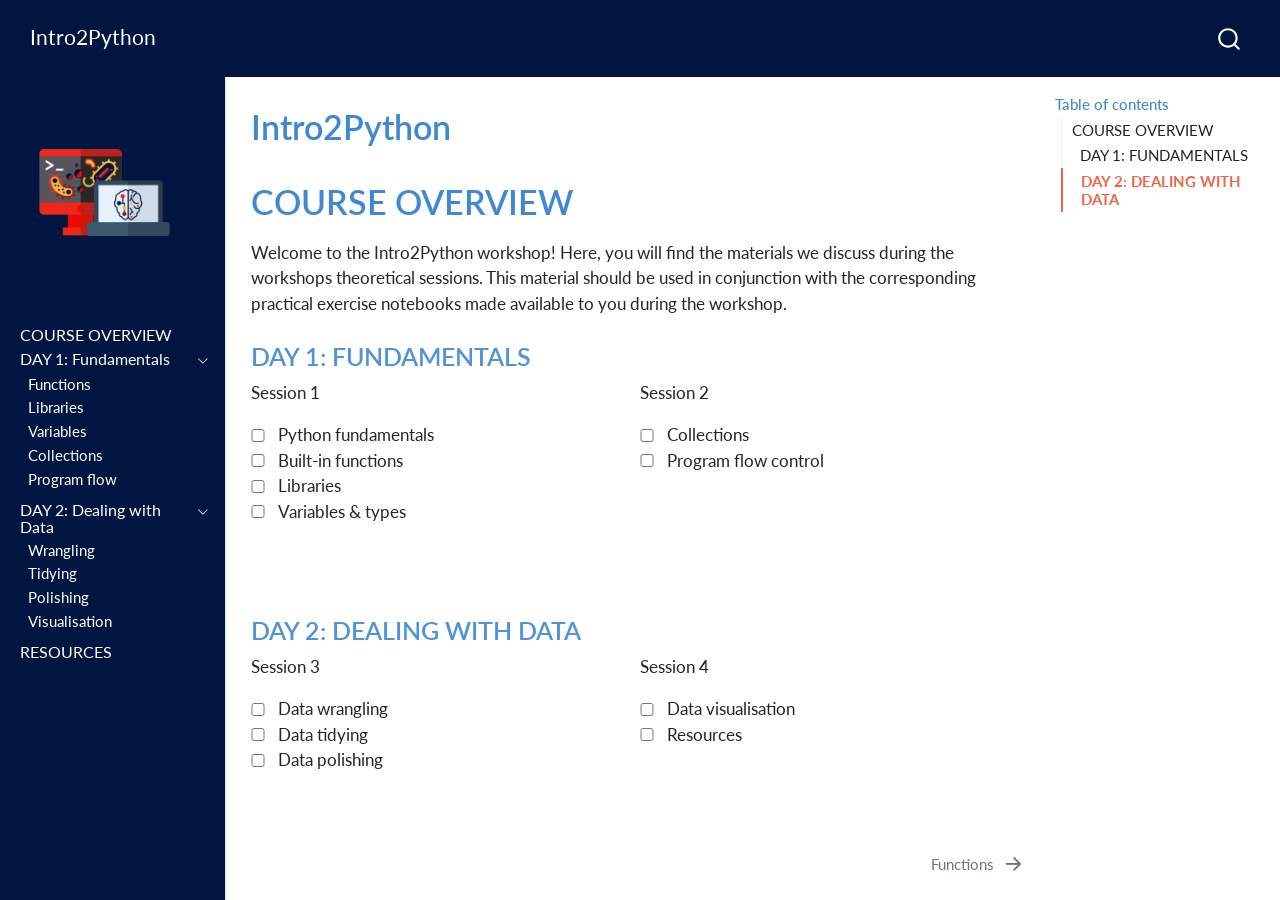
<file: index.html>
<!DOCTYPE html>
<html xmlns="http://www.w3.org/1999/xhtml" lang="en" xml:lang="en"><head>

<meta charset="utf-8">
<meta name="generator" content="quarto-1.8.27">

<meta name="viewport" content="width=device-width, initial-scale=1.0, user-scalable=yes">


<title>Intro2Python</title>
<style>
code{white-space: pre-wrap;}
span.smallcaps{font-variant: small-caps;}
div.columns{display: flex; gap: min(4vw, 1.5em);}
div.column{flex: auto; overflow-x: auto;}
div.hanging-indent{margin-left: 1.5em; text-indent: -1.5em;}
ul.task-list{list-style: none;}
ul.task-list li input[type="checkbox"] {
  width: 0.8em;
  margin: 0 0.8em 0.2em -1em; /* quarto-specific, see https://github.com/quarto-dev/quarto-cli/issues/4556 */ 
  vertical-align: middle;
}
</style>


<script src="site_libs/quarto-nav/quarto-nav.js"></script>
<script src="site_libs/quarto-nav/headroom.min.js"></script>
<script src="site_libs/clipboard/clipboard.min.js"></script>
<script src="site_libs/quarto-search/autocomplete.umd.js"></script>
<script src="site_libs/quarto-search/fuse.min.js"></script>
<script src="site_libs/quarto-search/quarto-search.js"></script>
<meta name="quarto:offset" content="./">
<link href="./pages/functions.html" rel="next">
<script src="site_libs/quarto-html/quarto.js" type="module"></script>
<script src="site_libs/quarto-html/tabsets/tabsets.js" type="module"></script>
<script src="site_libs/quarto-html/axe/axe-check.js" type="module"></script>
<script src="site_libs/quarto-html/popper.min.js"></script>
<script src="site_libs/quarto-html/tippy.umd.min.js"></script>
<script src="site_libs/quarto-html/anchor.min.js"></script>
<link href="site_libs/quarto-html/tippy.css" rel="stylesheet">
<link href="site_libs/quarto-html/quarto-syntax-highlighting-ed96de9b727972fe78a7b5d16c58bf87.css" rel="stylesheet" id="quarto-text-highlighting-styles">
<script src="site_libs/bootstrap/bootstrap.min.js"></script>
<link href="site_libs/bootstrap/bootstrap-icons.css" rel="stylesheet">
<link href="site_libs/bootstrap/bootstrap-86a5ba24d0f45f9e9ab157fcdf83119b.min.css" rel="stylesheet" append-hash="true" id="quarto-bootstrap" data-mode="light">
<script id="quarto-search-options" type="application/json">{
  "location": "navbar",
  "copy-button": false,
  "collapse-after": 3,
  "panel-placement": "end",
  "type": "overlay",
  "limit": 50,
  "keyboard-shortcut": [
    "f",
    "/",
    "s"
  ],
  "show-item-context": false,
  "language": {
    "search-no-results-text": "No results",
    "search-matching-documents-text": "matching documents",
    "search-copy-link-title": "Copy link to search",
    "search-hide-matches-text": "Hide additional matches",
    "search-more-match-text": "more match in this document",
    "search-more-matches-text": "more matches in this document",
    "search-clear-button-title": "Clear",
    "search-text-placeholder": "",
    "search-detached-cancel-button-title": "Cancel",
    "search-submit-button-title": "Submit",
    "search-label": "Search"
  }
}</script>


<link rel="stylesheet" href="theme.css">
</head>

<body class="nav-sidebar docked nav-fixed quarto-light">

<div id="quarto-search-results"></div>
  <header id="quarto-header" class="headroom fixed-top">
    <nav class="navbar navbar-expand-lg " data-bs-theme="dark">
      <div class="navbar-container container-fluid">
      <div class="navbar-brand-container mx-auto">
    <a class="navbar-brand" href="./index.html">
    <span class="navbar-title">Intro2Python</span>
    </a>
  </div>
        <div class="quarto-navbar-tools tools-end">
</div>
          <div id="quarto-search" class="" title="Search"></div>
      </div> <!-- /container-fluid -->
    </nav>
  <nav class="quarto-secondary-nav">
    <div class="container-fluid d-flex">
      <button type="button" class="quarto-btn-toggle btn" data-bs-toggle="collapse" role="button" data-bs-target=".quarto-sidebar-collapse-item" aria-controls="quarto-sidebar" aria-expanded="false" aria-label="Toggle sidebar navigation" onclick="if (window.quartoToggleHeadroom) { window.quartoToggleHeadroom(); }">
        <i class="bi bi-layout-text-sidebar-reverse"></i>
      </button>
        <nav class="quarto-page-breadcrumbs" aria-label="breadcrumb"><ol class="breadcrumb"><li class="breadcrumb-item"><a href="./index.html">COURSE OVERVIEW</a></li></ol></nav>
        <a class="flex-grow-1" role="navigation" data-bs-toggle="collapse" data-bs-target=".quarto-sidebar-collapse-item" aria-controls="quarto-sidebar" aria-expanded="false" aria-label="Toggle sidebar navigation" onclick="if (window.quartoToggleHeadroom) { window.quartoToggleHeadroom(); }">      
        </a>
      <button type="button" class="btn quarto-search-button" aria-label="Search" onclick="window.quartoOpenSearch();">
        <i class="bi bi-search"></i>
      </button>
    </div>
  </nav>
</header>
<!-- content -->
<div id="quarto-content" class="quarto-container page-columns page-rows-contents page-layout-article page-navbar">
<!-- sidebar -->
  <nav id="quarto-sidebar" class="sidebar collapse collapse-horizontal quarto-sidebar-collapse-item sidebar-navigation docked overflow-auto">
    <div class="pt-lg-2 mt-2 text-left sidebar-header sidebar-header-stacked">
      <a href="./index.html" class="sidebar-logo-link">
      <img src="./pages/images/logo_transparent.png" alt="" class="sidebar-logo light-content py-0 d-lg-inline d-none">
      <img src="./pages/images/logo_transparent.png" alt="" class="sidebar-logo dark-content py-0 d-lg-inline d-none">
      </a>
      </div>
        <div class="mt-2 flex-shrink-0 align-items-center">
        <div class="sidebar-search">
        <div id="quarto-search" class="" title="Search"></div>
        </div>
        </div>
    <div class="sidebar-menu-container"> 
    <ul class="list-unstyled mt-1">
        <li class="sidebar-item">
  <div class="sidebar-item-container"> 
  <a href="./index.html" class="sidebar-item-text sidebar-link active">
 <span class="menu-text">COURSE OVERVIEW</span></a>
  </div>
</li>
        <li class="sidebar-item sidebar-item-section">
      <div class="sidebar-item-container"> 
            <a class="sidebar-item-text sidebar-link text-start" data-bs-toggle="collapse" data-bs-target="#quarto-sidebar-section-1" role="navigation" aria-expanded="true">
 <span class="menu-text">DAY 1: Fundamentals</span></a>
          <a class="sidebar-item-toggle text-start" data-bs-toggle="collapse" data-bs-target="#quarto-sidebar-section-1" role="navigation" aria-expanded="true" aria-label="Toggle section">
            <i class="bi bi-chevron-right ms-2"></i>
          </a> 
      </div>
      <ul id="quarto-sidebar-section-1" class="collapse list-unstyled sidebar-section depth1 show">  
          <li class="sidebar-item">
  <div class="sidebar-item-container"> 
  <a href="./pages/functions.html" class="sidebar-item-text sidebar-link">
 <span class="menu-text">Functions</span></a>
  </div>
</li>
          <li class="sidebar-item">
  <div class="sidebar-item-container"> 
  <a href="./pages/libraries.html" class="sidebar-item-text sidebar-link">
 <span class="menu-text">Libraries</span></a>
  </div>
</li>
          <li class="sidebar-item">
  <div class="sidebar-item-container"> 
  <a href="./pages/variables-types.html" class="sidebar-item-text sidebar-link">
 <span class="menu-text">Variables</span></a>
  </div>
</li>
          <li class="sidebar-item">
  <div class="sidebar-item-container"> 
  <a href="./pages/collections.html" class="sidebar-item-text sidebar-link">
 <span class="menu-text">Collections</span></a>
  </div>
</li>
          <li class="sidebar-item">
  <div class="sidebar-item-container"> 
  <a href="./pages/program-flow-control.html" class="sidebar-item-text sidebar-link">
 <span class="menu-text">Program flow</span></a>
  </div>
</li>
      </ul>
  </li>
        <li class="sidebar-item sidebar-item-section">
      <div class="sidebar-item-container"> 
            <a class="sidebar-item-text sidebar-link text-start" data-bs-toggle="collapse" data-bs-target="#quarto-sidebar-section-2" role="navigation" aria-expanded="true">
 <span class="menu-text">DAY 2: Dealing with Data</span></a>
          <a class="sidebar-item-toggle text-start" data-bs-toggle="collapse" data-bs-target="#quarto-sidebar-section-2" role="navigation" aria-expanded="true" aria-label="Toggle section">
            <i class="bi bi-chevron-right ms-2"></i>
          </a> 
      </div>
      <ul id="quarto-sidebar-section-2" class="collapse list-unstyled sidebar-section depth1 show">  
          <li class="sidebar-item">
  <div class="sidebar-item-container"> 
  <a href="./pages/data-wrangling.html" class="sidebar-item-text sidebar-link">
 <span class="menu-text">Wrangling</span></a>
  </div>
</li>
          <li class="sidebar-item">
  <div class="sidebar-item-container"> 
  <a href="./pages/data-processing.html" class="sidebar-item-text sidebar-link">
 <span class="menu-text">Tidying</span></a>
  </div>
</li>
          <li class="sidebar-item">
  <div class="sidebar-item-container"> 
  <a href="./pages/data-polishing.html" class="sidebar-item-text sidebar-link">
 <span class="menu-text">Polishing</span></a>
  </div>
</li>
          <li class="sidebar-item">
  <div class="sidebar-item-container"> 
  <a href="./pages/data-viz.html" class="sidebar-item-text sidebar-link">
 <span class="menu-text">Visualisation</span></a>
  </div>
</li>
      </ul>
  </li>
        <li class="sidebar-item">
  <div class="sidebar-item-container"> 
  <a href="./pages/resources.html" class="sidebar-item-text sidebar-link">
 <span class="menu-text">RESOURCES</span></a>
  </div>
</li>
    </ul>
    </div>
</nav>
<div id="quarto-sidebar-glass" class="quarto-sidebar-collapse-item" data-bs-toggle="collapse" data-bs-target=".quarto-sidebar-collapse-item"></div>
<!-- margin-sidebar -->
    <div id="quarto-margin-sidebar" class="sidebar margin-sidebar">
        <nav id="TOC" role="doc-toc" class="toc-active">
    <h2 id="toc-title">Table of contents</h2>
   
  <ul>
  <li><a href="#course-overview" id="toc-course-overview" class="nav-link active" data-scroll-target="#course-overview">COURSE OVERVIEW</a>
  <ul class="collapse">
  <li><a href="#day-1-fundamentals" id="toc-day-1-fundamentals" class="nav-link" data-scroll-target="#day-1-fundamentals">DAY 1: FUNDAMENTALS</a></li>
  <li><a href="#day-2-dealing-with-data" id="toc-day-2-dealing-with-data" class="nav-link" data-scroll-target="#day-2-dealing-with-data">DAY 2: DEALING WITH DATA</a></li>
  </ul></li>
  </ul>
</nav>
    </div>
<!-- main -->
<main class="content" id="quarto-document-content">

<header id="title-block-header" class="quarto-title-block default">
<div class="quarto-title">
<h1 class="title">Intro2Python</h1>
</div>



<div class="quarto-title-meta">

    
  
    
  </div>
  


</header>


<section id="course-overview" class="level1 unnumbered">
<h1 class="unnumbered">COURSE OVERVIEW</h1>
<p>Welcome to the Intro2Python workshop! Here, you will find the materials we discuss during the workshops theoretical sessions. This material should be used in conjunction with the corresponding practical exercise notebooks made available to you during the workshop.</p>
<section id="day-1-fundamentals" class="level3 unnumbered">
<h3 class="unnumbered anchored" data-anchor-id="day-1-fundamentals">DAY 1: FUNDAMENTALS</h3>
<div class="columns">
<div class="column" style="width:50%;">
<p>Session 1</p>
<ul class="task-list">
<li><label><input type="checkbox">Python fundamentals</label></li>
<li><label><input type="checkbox">Built-in functions</label></li>
<li><label><input type="checkbox">Libraries</label></li>
<li><label><input type="checkbox">Variables &amp; types</label></li>
</ul>
</div><div class="column" style="width:50%;">
<p>Session 2</p>
<ul class="task-list">
<li><label><input type="checkbox">Collections</label></li>
<li><label><input type="checkbox">Program flow control</label></li>
</ul>
</div>
</div>
<div id="a5b6152f" class="cell" data-execution_count="1">
<div class="cell-output cell-output-stdout">
<pre><code> 
 </code></pre>
</div>
</div>
</section>
<section id="day-2-dealing-with-data" class="level3 unnumbered">
<h3 class="unnumbered anchored" data-anchor-id="day-2-dealing-with-data">DAY 2: DEALING WITH DATA</h3>
<div class="columns">
<div class="column" style="width:50%;">
<p>Session 3</p>
<ul class="task-list">
<li><label><input type="checkbox">Data wrangling</label></li>
<li><label><input type="checkbox">Data tidying</label></li>
<li><label><input type="checkbox">Data polishing</label></li>
</ul>
</div><div class="column" style="width:50%;">
<p>Session 4</p>
<ul class="task-list">
<li><label><input type="checkbox">Data visualisation</label></li>
<li><label><input type="checkbox">Resources</label></li>
</ul>
</div>
</div>


</section>
</section>

</main> <!-- /main -->
<script id="quarto-html-after-body" type="application/javascript">
  window.document.addEventListener("DOMContentLoaded", function (event) {
    const icon = "";
    const anchorJS = new window.AnchorJS();
    anchorJS.options = {
      placement: 'right',
      icon: icon
    };
    anchorJS.add('.anchored');
    const isCodeAnnotation = (el) => {
      for (const clz of el.classList) {
        if (clz.startsWith('code-annotation-')) {                     
          return true;
        }
      }
      return false;
    }
    const onCopySuccess = function(e) {
      // button target
      const button = e.trigger;
      // don't keep focus
      button.blur();
      // flash "checked"
      button.classList.add('code-copy-button-checked');
      var currentTitle = button.getAttribute("title");
      button.setAttribute("title", "Copied!");
      let tooltip;
      if (window.bootstrap) {
        button.setAttribute("data-bs-toggle", "tooltip");
        button.setAttribute("data-bs-placement", "left");
        button.setAttribute("data-bs-title", "Copied!");
        tooltip = new bootstrap.Tooltip(button, 
          { trigger: "manual", 
            customClass: "code-copy-button-tooltip",
            offset: [0, -8]});
        tooltip.show();    
      }
      setTimeout(function() {
        if (tooltip) {
          tooltip.hide();
          button.removeAttribute("data-bs-title");
          button.removeAttribute("data-bs-toggle");
          button.removeAttribute("data-bs-placement");
        }
        button.setAttribute("title", currentTitle);
        button.classList.remove('code-copy-button-checked');
      }, 1000);
      // clear code selection
      e.clearSelection();
    }
    const getTextToCopy = function(trigger) {
      const outerScaffold = trigger.parentElement.cloneNode(true);
      const codeEl = outerScaffold.querySelector('code');
      for (const childEl of codeEl.children) {
        if (isCodeAnnotation(childEl)) {
          childEl.remove();
        }
      }
      return codeEl.innerText;
    }
    const clipboard = new window.ClipboardJS('.code-copy-button:not([data-in-quarto-modal])', {
      text: getTextToCopy
    });
    clipboard.on('success', onCopySuccess);
    if (window.document.getElementById('quarto-embedded-source-code-modal')) {
      const clipboardModal = new window.ClipboardJS('.code-copy-button[data-in-quarto-modal]', {
        text: getTextToCopy,
        container: window.document.getElementById('quarto-embedded-source-code-modal')
      });
      clipboardModal.on('success', onCopySuccess);
    }
      var localhostRegex = new RegExp(/^(?:http|https):\/\/localhost\:?[0-9]*\//);
      var mailtoRegex = new RegExp(/^mailto:/);
        var filterRegex = new RegExp('/' + window.location.host + '/');
      var isInternal = (href) => {
          return filterRegex.test(href) || localhostRegex.test(href) || mailtoRegex.test(href);
      }
      // Inspect non-navigation links and adorn them if external
     var links = window.document.querySelectorAll('a[href]:not(.nav-link):not(.navbar-brand):not(.toc-action):not(.sidebar-link):not(.sidebar-item-toggle):not(.pagination-link):not(.no-external):not([aria-hidden]):not(.dropdown-item):not(.quarto-navigation-tool):not(.about-link)');
      for (var i=0; i<links.length; i++) {
        const link = links[i];
        if (!isInternal(link.href)) {
          // undo the damage that might have been done by quarto-nav.js in the case of
          // links that we want to consider external
          if (link.dataset.originalHref !== undefined) {
            link.href = link.dataset.originalHref;
          }
        }
      }
    function tippyHover(el, contentFn, onTriggerFn, onUntriggerFn) {
      const config = {
        allowHTML: true,
        maxWidth: 500,
        delay: 100,
        arrow: false,
        appendTo: function(el) {
            return el.parentElement;
        },
        interactive: true,
        interactiveBorder: 10,
        theme: 'quarto',
        placement: 'bottom-start',
      };
      if (contentFn) {
        config.content = contentFn;
      }
      if (onTriggerFn) {
        config.onTrigger = onTriggerFn;
      }
      if (onUntriggerFn) {
        config.onUntrigger = onUntriggerFn;
      }
      window.tippy(el, config); 
    }
    const noterefs = window.document.querySelectorAll('a[role="doc-noteref"]');
    for (var i=0; i<noterefs.length; i++) {
      const ref = noterefs[i];
      tippyHover(ref, function() {
        // use id or data attribute instead here
        let href = ref.getAttribute('data-footnote-href') || ref.getAttribute('href');
        try { href = new URL(href).hash; } catch {}
        const id = href.replace(/^#\/?/, "");
        const note = window.document.getElementById(id);
        if (note) {
          return note.innerHTML;
        } else {
          return "";
        }
      });
    }
    const xrefs = window.document.querySelectorAll('a.quarto-xref');
    const processXRef = (id, note) => {
      // Strip column container classes
      const stripColumnClz = (el) => {
        el.classList.remove("page-full", "page-columns");
        if (el.children) {
          for (const child of el.children) {
            stripColumnClz(child);
          }
        }
      }
      stripColumnClz(note)
      if (id === null || id.startsWith('sec-')) {
        // Special case sections, only their first couple elements
        const container = document.createElement("div");
        if (note.children && note.children.length > 2) {
          container.appendChild(note.children[0].cloneNode(true));
          for (let i = 1; i < note.children.length; i++) {
            const child = note.children[i];
            if (child.tagName === "P" && child.innerText === "") {
              continue;
            } else {
              container.appendChild(child.cloneNode(true));
              break;
            }
          }
          if (window.Quarto?.typesetMath) {
            window.Quarto.typesetMath(container);
          }
          return container.innerHTML
        } else {
          if (window.Quarto?.typesetMath) {
            window.Quarto.typesetMath(note);
          }
          return note.innerHTML;
        }
      } else {
        // Remove any anchor links if they are present
        const anchorLink = note.querySelector('a.anchorjs-link');
        if (anchorLink) {
          anchorLink.remove();
        }
        if (window.Quarto?.typesetMath) {
          window.Quarto.typesetMath(note);
        }
        if (note.classList.contains("callout")) {
          return note.outerHTML;
        } else {
          return note.innerHTML;
        }
      }
    }
    for (var i=0; i<xrefs.length; i++) {
      const xref = xrefs[i];
      tippyHover(xref, undefined, function(instance) {
        instance.disable();
        let url = xref.getAttribute('href');
        let hash = undefined; 
        if (url.startsWith('#')) {
          hash = url;
        } else {
          try { hash = new URL(url).hash; } catch {}
        }
        if (hash) {
          const id = hash.replace(/^#\/?/, "");
          const note = window.document.getElementById(id);
          if (note !== null) {
            try {
              const html = processXRef(id, note.cloneNode(true));
              instance.setContent(html);
            } finally {
              instance.enable();
              instance.show();
            }
          } else {
            // See if we can fetch this
            fetch(url.split('#')[0])
            .then(res => res.text())
            .then(html => {
              const parser = new DOMParser();
              const htmlDoc = parser.parseFromString(html, "text/html");
              const note = htmlDoc.getElementById(id);
              if (note !== null) {
                const html = processXRef(id, note);
                instance.setContent(html);
              } 
            }).finally(() => {
              instance.enable();
              instance.show();
            });
          }
        } else {
          // See if we can fetch a full url (with no hash to target)
          // This is a special case and we should probably do some content thinning / targeting
          fetch(url)
          .then(res => res.text())
          .then(html => {
            const parser = new DOMParser();
            const htmlDoc = parser.parseFromString(html, "text/html");
            const note = htmlDoc.querySelector('main.content');
            if (note !== null) {
              // This should only happen for chapter cross references
              // (since there is no id in the URL)
              // remove the first header
              if (note.children.length > 0 && note.children[0].tagName === "HEADER") {
                note.children[0].remove();
              }
              const html = processXRef(null, note);
              instance.setContent(html);
            } 
          }).finally(() => {
            instance.enable();
            instance.show();
          });
        }
      }, function(instance) {
      });
    }
        let selectedAnnoteEl;
        const selectorForAnnotation = ( cell, annotation) => {
          let cellAttr = 'data-code-cell="' + cell + '"';
          let lineAttr = 'data-code-annotation="' +  annotation + '"';
          const selector = 'span[' + cellAttr + '][' + lineAttr + ']';
          return selector;
        }
        const selectCodeLines = (annoteEl) => {
          const doc = window.document;
          const targetCell = annoteEl.getAttribute("data-target-cell");
          const targetAnnotation = annoteEl.getAttribute("data-target-annotation");
          const annoteSpan = window.document.querySelector(selectorForAnnotation(targetCell, targetAnnotation));
          const lines = annoteSpan.getAttribute("data-code-lines").split(",");
          const lineIds = lines.map((line) => {
            return targetCell + "-" + line;
          })
          let top = null;
          let height = null;
          let parent = null;
          if (lineIds.length > 0) {
              //compute the position of the single el (top and bottom and make a div)
              const el = window.document.getElementById(lineIds[0]);
              top = el.offsetTop;
              height = el.offsetHeight;
              parent = el.parentElement.parentElement;
            if (lineIds.length > 1) {
              const lastEl = window.document.getElementById(lineIds[lineIds.length - 1]);
              const bottom = lastEl.offsetTop + lastEl.offsetHeight;
              height = bottom - top;
            }
            if (top !== null && height !== null && parent !== null) {
              // cook up a div (if necessary) and position it 
              let div = window.document.getElementById("code-annotation-line-highlight");
              if (div === null) {
                div = window.document.createElement("div");
                div.setAttribute("id", "code-annotation-line-highlight");
                div.style.position = 'absolute';
                parent.appendChild(div);
              }
              div.style.top = top - 2 + "px";
              div.style.height = height + 4 + "px";
              div.style.left = 0;
              let gutterDiv = window.document.getElementById("code-annotation-line-highlight-gutter");
              if (gutterDiv === null) {
                gutterDiv = window.document.createElement("div");
                gutterDiv.setAttribute("id", "code-annotation-line-highlight-gutter");
                gutterDiv.style.position = 'absolute';
                const codeCell = window.document.getElementById(targetCell);
                const gutter = codeCell.querySelector('.code-annotation-gutter');
                gutter.appendChild(gutterDiv);
              }
              gutterDiv.style.top = top - 2 + "px";
              gutterDiv.style.height = height + 4 + "px";
            }
            selectedAnnoteEl = annoteEl;
          }
        };
        const unselectCodeLines = () => {
          const elementsIds = ["code-annotation-line-highlight", "code-annotation-line-highlight-gutter"];
          elementsIds.forEach((elId) => {
            const div = window.document.getElementById(elId);
            if (div) {
              div.remove();
            }
          });
          selectedAnnoteEl = undefined;
        };
          // Handle positioning of the toggle
      window.addEventListener(
        "resize",
        throttle(() => {
          elRect = undefined;
          if (selectedAnnoteEl) {
            selectCodeLines(selectedAnnoteEl);
          }
        }, 10)
      );
      function throttle(fn, ms) {
      let throttle = false;
      let timer;
        return (...args) => {
          if(!throttle) { // first call gets through
              fn.apply(this, args);
              throttle = true;
          } else { // all the others get throttled
              if(timer) clearTimeout(timer); // cancel #2
              timer = setTimeout(() => {
                fn.apply(this, args);
                timer = throttle = false;
              }, ms);
          }
        };
      }
        // Attach click handler to the DT
        const annoteDls = window.document.querySelectorAll('dt[data-target-cell]');
        for (const annoteDlNode of annoteDls) {
          annoteDlNode.addEventListener('click', (event) => {
            const clickedEl = event.target;
            if (clickedEl !== selectedAnnoteEl) {
              unselectCodeLines();
              const activeEl = window.document.querySelector('dt[data-target-cell].code-annotation-active');
              if (activeEl) {
                activeEl.classList.remove('code-annotation-active');
              }
              selectCodeLines(clickedEl);
              clickedEl.classList.add('code-annotation-active');
            } else {
              // Unselect the line
              unselectCodeLines();
              clickedEl.classList.remove('code-annotation-active');
            }
          });
        }
    const findCites = (el) => {
      const parentEl = el.parentElement;
      if (parentEl) {
        const cites = parentEl.dataset.cites;
        if (cites) {
          return {
            el,
            cites: cites.split(' ')
          };
        } else {
          return findCites(el.parentElement)
        }
      } else {
        return undefined;
      }
    };
    var bibliorefs = window.document.querySelectorAll('a[role="doc-biblioref"]');
    for (var i=0; i<bibliorefs.length; i++) {
      const ref = bibliorefs[i];
      const citeInfo = findCites(ref);
      if (citeInfo) {
        tippyHover(citeInfo.el, function() {
          var popup = window.document.createElement('div');
          citeInfo.cites.forEach(function(cite) {
            var citeDiv = window.document.createElement('div');
            citeDiv.classList.add('hanging-indent');
            citeDiv.classList.add('csl-entry');
            var biblioDiv = window.document.getElementById('ref-' + cite);
            if (biblioDiv) {
              citeDiv.innerHTML = biblioDiv.innerHTML;
            }
            popup.appendChild(citeDiv);
          });
          return popup.innerHTML;
        });
      }
    }
  });
  </script>
<nav class="page-navigation">
  <div class="nav-page nav-page-previous">
  </div>
  <div class="nav-page nav-page-next">
      <a href="./pages/functions.html" class="pagination-link" aria-label="Functions">
        <span class="nav-page-text">Functions</span> <i class="bi bi-arrow-right-short"></i>
      </a>
  </div>
</nav>
</div> <!-- /content -->




</body></html>
</file>
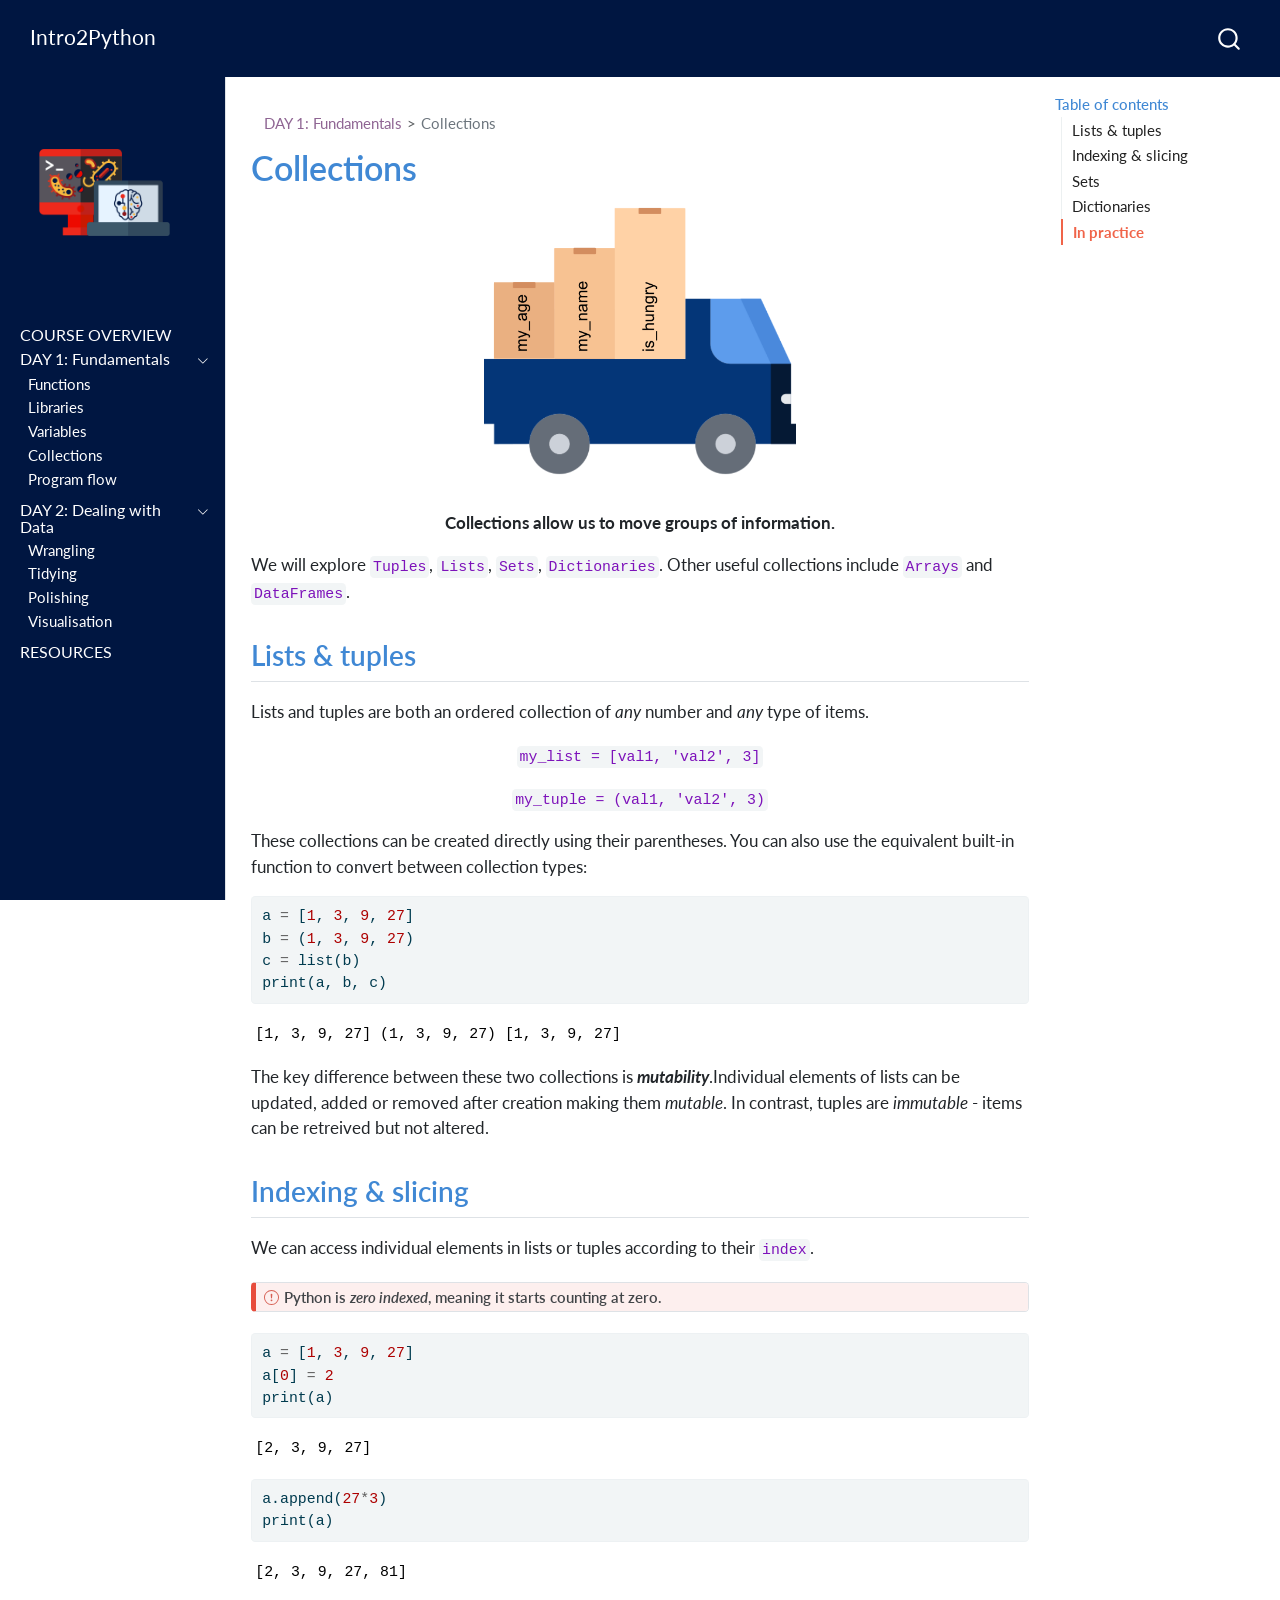
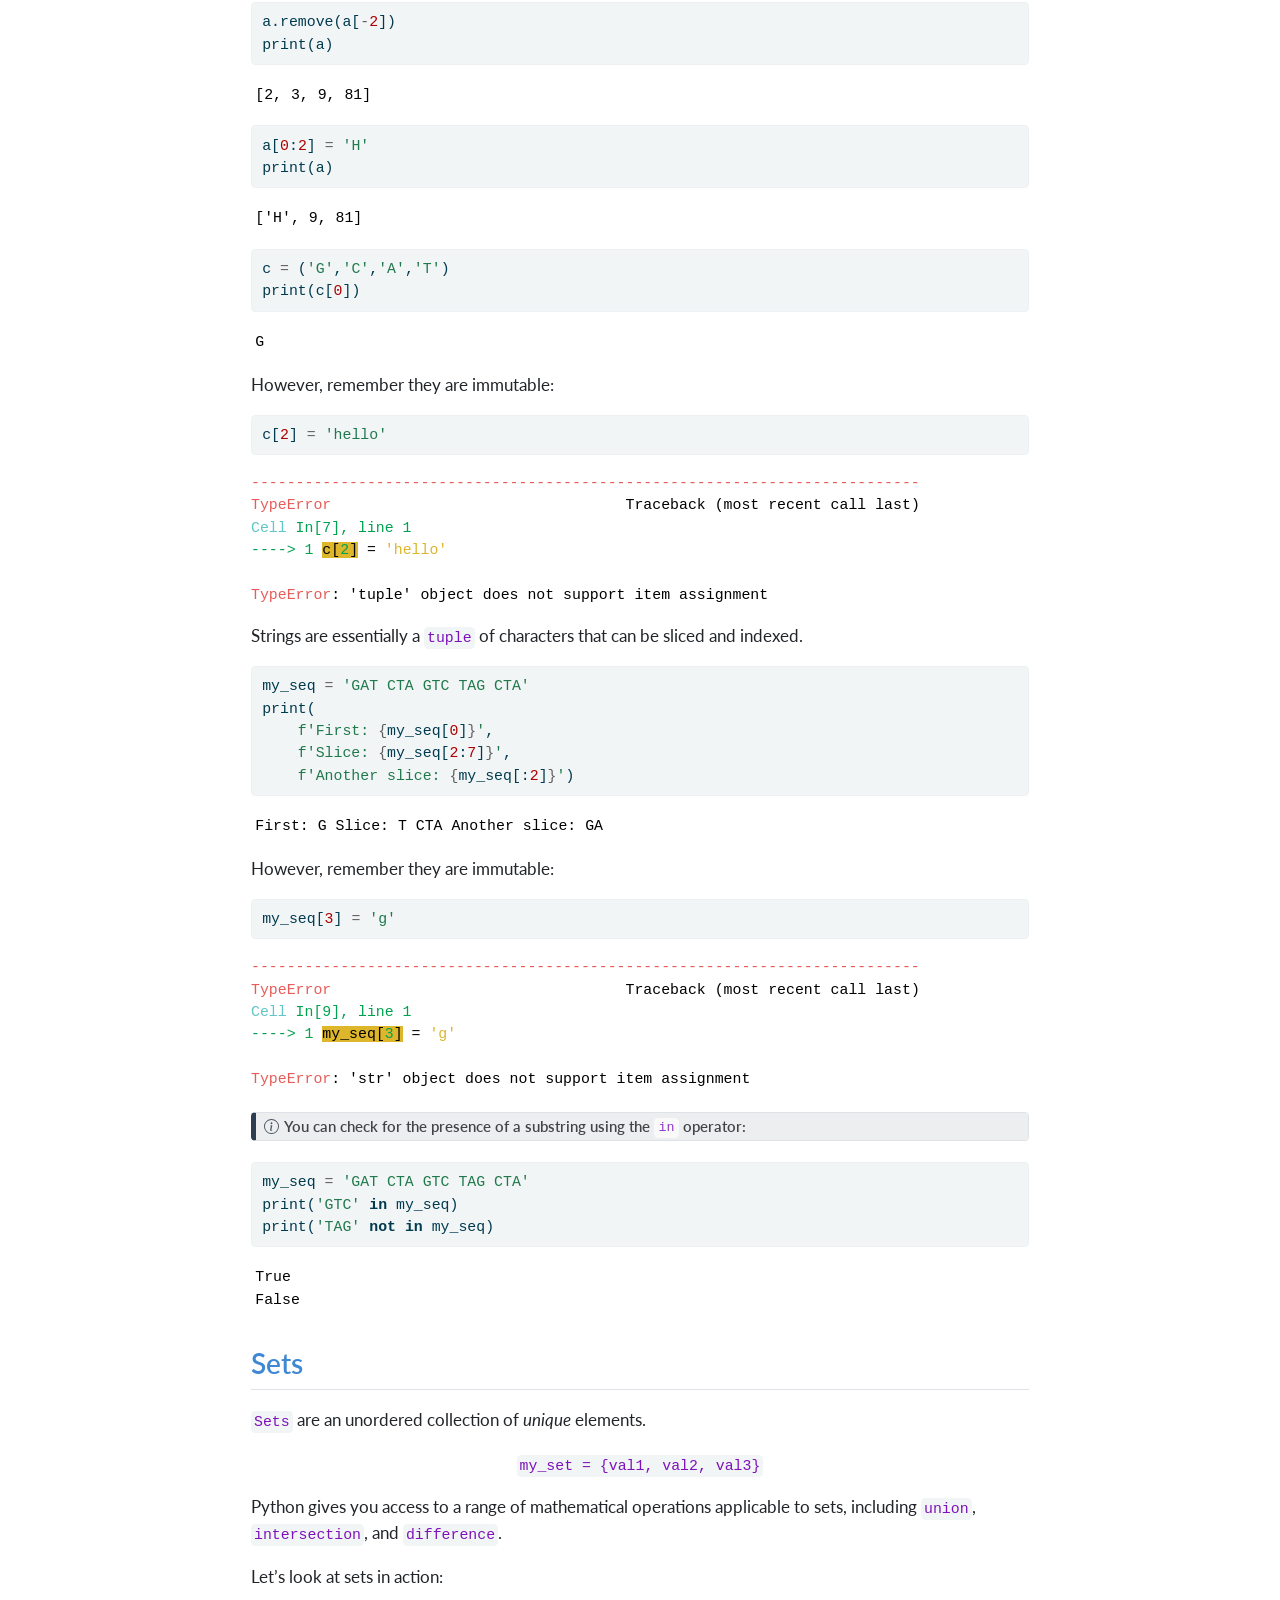
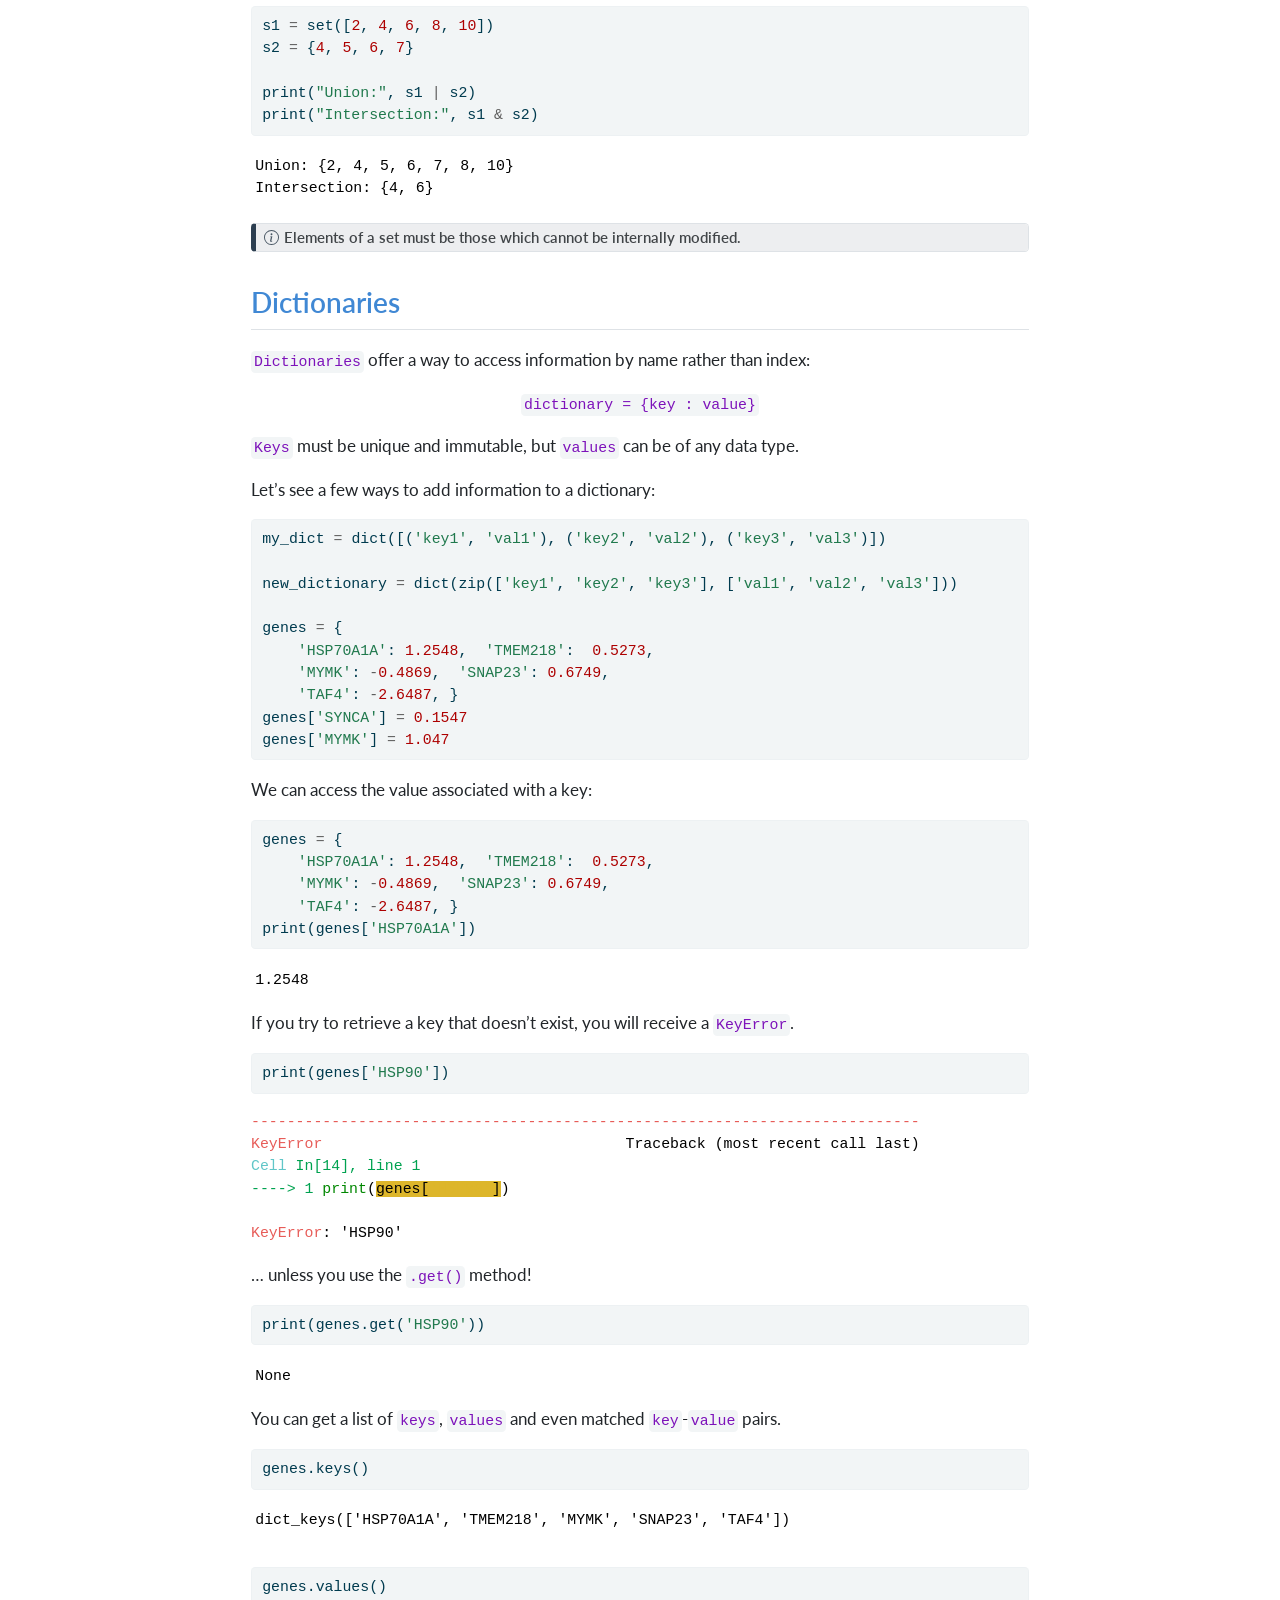
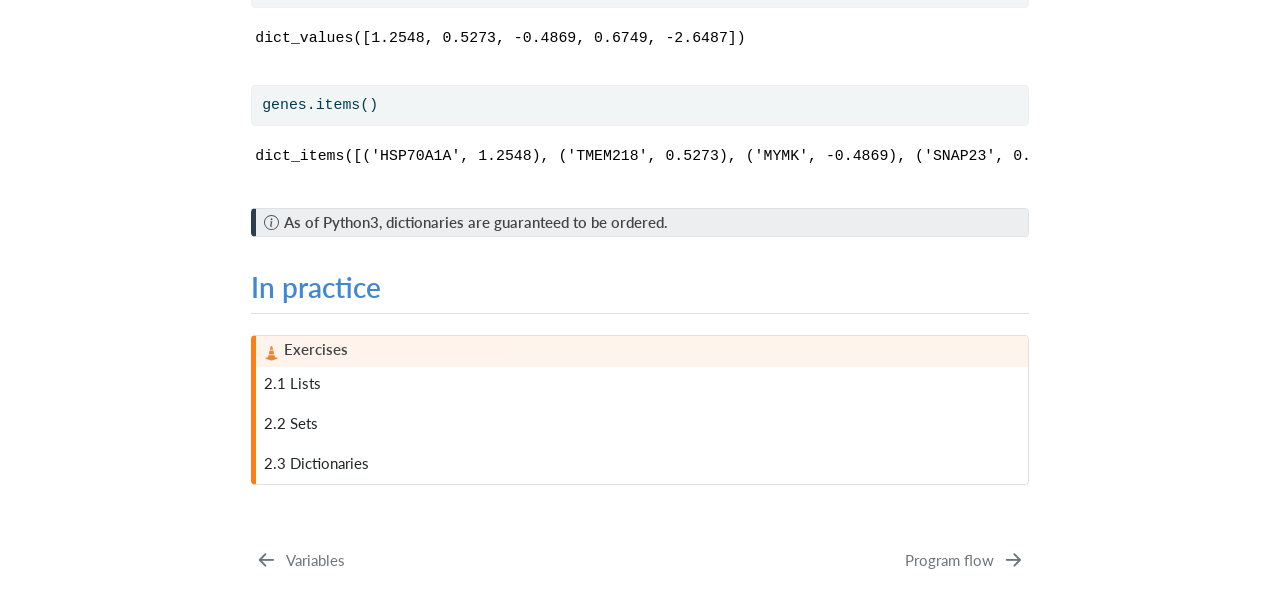
<file: pages/collections.html>
<!DOCTYPE html>
<html xmlns="http://www.w3.org/1999/xhtml" lang="en" xml:lang="en"><head>

<meta charset="utf-8">
<meta name="generator" content="quarto-1.8.27">

<meta name="viewport" content="width=device-width, initial-scale=1.0, user-scalable=yes">


<title>Collections – Intro2Python</title>
<style>
code{white-space: pre-wrap;}
span.smallcaps{font-variant: small-caps;}
div.columns{display: flex; gap: min(4vw, 1.5em);}
div.column{flex: auto; overflow-x: auto;}
div.hanging-indent{margin-left: 1.5em; text-indent: -1.5em;}
ul.task-list{list-style: none;}
ul.task-list li input[type="checkbox"] {
  width: 0.8em;
  margin: 0 0.8em 0.2em -1em; /* quarto-specific, see https://github.com/quarto-dev/quarto-cli/issues/4556 */ 
  vertical-align: middle;
}
/* CSS for syntax highlighting */
html { -webkit-text-size-adjust: 100%; }
pre > code.sourceCode { white-space: pre; position: relative; }
pre > code.sourceCode > span { display: inline-block; line-height: 1.25; }
pre > code.sourceCode > span:empty { height: 1.2em; }
.sourceCode { overflow: visible; }
code.sourceCode > span { color: inherit; text-decoration: inherit; }
div.sourceCode { margin: 1em 0; }
pre.sourceCode { margin: 0; }
@media screen {
div.sourceCode { overflow: auto; }
}
@media print {
pre > code.sourceCode { white-space: pre-wrap; }
pre > code.sourceCode > span { text-indent: -5em; padding-left: 5em; }
}
pre.numberSource code
  { counter-reset: source-line 0; }
pre.numberSource code > span
  { position: relative; left: -4em; counter-increment: source-line; }
pre.numberSource code > span > a:first-child::before
  { content: counter(source-line);
    position: relative; left: -1em; text-align: right; vertical-align: baseline;
    border: none; display: inline-block;
    -webkit-touch-callout: none; -webkit-user-select: none;
    -khtml-user-select: none; -moz-user-select: none;
    -ms-user-select: none; user-select: none;
    padding: 0 4px; width: 4em;
  }
pre.numberSource { margin-left: 3em;  padding-left: 4px; }
div.sourceCode
  {   }
@media screen {
pre > code.sourceCode > span > a:first-child::before { text-decoration: underline; }
}
</style>


<script src="../site_libs/quarto-nav/quarto-nav.js"></script>
<script src="../site_libs/quarto-nav/headroom.min.js"></script>
<script src="../site_libs/clipboard/clipboard.min.js"></script>
<script src="../site_libs/quarto-search/autocomplete.umd.js"></script>
<script src="../site_libs/quarto-search/fuse.min.js"></script>
<script src="../site_libs/quarto-search/quarto-search.js"></script>
<meta name="quarto:offset" content="../">
<link href="../pages/program-flow-control.html" rel="next">
<link href="../pages/variables-types.html" rel="prev">
<script src="../site_libs/quarto-html/quarto.js" type="module"></script>
<script src="../site_libs/quarto-html/tabsets/tabsets.js" type="module"></script>
<script src="../site_libs/quarto-html/axe/axe-check.js" type="module"></script>
<script src="../site_libs/quarto-html/popper.min.js"></script>
<script src="../site_libs/quarto-html/tippy.umd.min.js"></script>
<script src="../site_libs/quarto-html/anchor.min.js"></script>
<link href="../site_libs/quarto-html/tippy.css" rel="stylesheet">
<link href="../site_libs/quarto-html/quarto-syntax-highlighting-ed96de9b727972fe78a7b5d16c58bf87.css" rel="stylesheet" id="quarto-text-highlighting-styles">
<script src="../site_libs/bootstrap/bootstrap.min.js"></script>
<link href="../site_libs/bootstrap/bootstrap-icons.css" rel="stylesheet">
<link href="../site_libs/bootstrap/bootstrap-86a5ba24d0f45f9e9ab157fcdf83119b.min.css" rel="stylesheet" append-hash="true" id="quarto-bootstrap" data-mode="light">
<script id="quarto-search-options" type="application/json">{
  "location": "navbar",
  "copy-button": false,
  "collapse-after": 3,
  "panel-placement": "end",
  "type": "overlay",
  "limit": 50,
  "keyboard-shortcut": [
    "f",
    "/",
    "s"
  ],
  "show-item-context": false,
  "language": {
    "search-no-results-text": "No results",
    "search-matching-documents-text": "matching documents",
    "search-copy-link-title": "Copy link to search",
    "search-hide-matches-text": "Hide additional matches",
    "search-more-match-text": "more match in this document",
    "search-more-matches-text": "more matches in this document",
    "search-clear-button-title": "Clear",
    "search-text-placeholder": "",
    "search-detached-cancel-button-title": "Cancel",
    "search-submit-button-title": "Submit",
    "search-label": "Search"
  }
}</script>


<link rel="stylesheet" href="../theme.css">
</head>

<body class="nav-sidebar docked nav-fixed quarto-light">

<div id="quarto-search-results"></div>
  <header id="quarto-header" class="headroom fixed-top">
    <nav class="navbar navbar-expand-lg " data-bs-theme="dark">
      <div class="navbar-container container-fluid">
      <div class="navbar-brand-container mx-auto">
    <a class="navbar-brand" href="../index.html">
    <span class="navbar-title">Intro2Python</span>
    </a>
  </div>
        <div class="quarto-navbar-tools tools-end">
</div>
          <div id="quarto-search" class="" title="Search"></div>
      </div> <!-- /container-fluid -->
    </nav>
  <nav class="quarto-secondary-nav">
    <div class="container-fluid d-flex">
      <button type="button" class="quarto-btn-toggle btn" data-bs-toggle="collapse" role="button" data-bs-target=".quarto-sidebar-collapse-item" aria-controls="quarto-sidebar" aria-expanded="false" aria-label="Toggle sidebar navigation" onclick="if (window.quartoToggleHeadroom) { window.quartoToggleHeadroom(); }">
        <i class="bi bi-layout-text-sidebar-reverse"></i>
      </button>
        <nav class="quarto-page-breadcrumbs" aria-label="breadcrumb"><ol class="breadcrumb"><li class="breadcrumb-item"><a href="../pages/functions.html">DAY 1: Fundamentals</a></li><li class="breadcrumb-item"><a href="../pages/collections.html">Collections</a></li></ol></nav>
        <a class="flex-grow-1" role="navigation" data-bs-toggle="collapse" data-bs-target=".quarto-sidebar-collapse-item" aria-controls="quarto-sidebar" aria-expanded="false" aria-label="Toggle sidebar navigation" onclick="if (window.quartoToggleHeadroom) { window.quartoToggleHeadroom(); }">      
        </a>
      <button type="button" class="btn quarto-search-button" aria-label="Search" onclick="window.quartoOpenSearch();">
        <i class="bi bi-search"></i>
      </button>
    </div>
  </nav>
</header>
<!-- content -->
<div id="quarto-content" class="quarto-container page-columns page-rows-contents page-layout-article page-navbar">
<!-- sidebar -->
  <nav id="quarto-sidebar" class="sidebar collapse collapse-horizontal quarto-sidebar-collapse-item sidebar-navigation docked overflow-auto">
    <div class="pt-lg-2 mt-2 text-left sidebar-header sidebar-header-stacked">
      <a href="../index.html" class="sidebar-logo-link">
      <img src="../pages/images/logo_transparent.png" alt="" class="sidebar-logo light-content py-0 d-lg-inline d-none">
      <img src="../pages/images/logo_transparent.png" alt="" class="sidebar-logo dark-content py-0 d-lg-inline d-none">
      </a>
      </div>
        <div class="mt-2 flex-shrink-0 align-items-center">
        <div class="sidebar-search">
        <div id="quarto-search" class="" title="Search"></div>
        </div>
        </div>
    <div class="sidebar-menu-container"> 
    <ul class="list-unstyled mt-1">
        <li class="sidebar-item">
  <div class="sidebar-item-container"> 
  <a href="../index.html" class="sidebar-item-text sidebar-link">
 <span class="menu-text">COURSE OVERVIEW</span></a>
  </div>
</li>
        <li class="sidebar-item sidebar-item-section">
      <div class="sidebar-item-container"> 
            <a class="sidebar-item-text sidebar-link text-start" data-bs-toggle="collapse" data-bs-target="#quarto-sidebar-section-1" role="navigation" aria-expanded="true">
 <span class="menu-text">DAY 1: Fundamentals</span></a>
          <a class="sidebar-item-toggle text-start" data-bs-toggle="collapse" data-bs-target="#quarto-sidebar-section-1" role="navigation" aria-expanded="true" aria-label="Toggle section">
            <i class="bi bi-chevron-right ms-2"></i>
          </a> 
      </div>
      <ul id="quarto-sidebar-section-1" class="collapse list-unstyled sidebar-section depth1 show">  
          <li class="sidebar-item">
  <div class="sidebar-item-container"> 
  <a href="../pages/functions.html" class="sidebar-item-text sidebar-link">
 <span class="menu-text">Functions</span></a>
  </div>
</li>
          <li class="sidebar-item">
  <div class="sidebar-item-container"> 
  <a href="../pages/libraries.html" class="sidebar-item-text sidebar-link">
 <span class="menu-text">Libraries</span></a>
  </div>
</li>
          <li class="sidebar-item">
  <div class="sidebar-item-container"> 
  <a href="../pages/variables-types.html" class="sidebar-item-text sidebar-link">
 <span class="menu-text">Variables</span></a>
  </div>
</li>
          <li class="sidebar-item">
  <div class="sidebar-item-container"> 
  <a href="../pages/collections.html" class="sidebar-item-text sidebar-link active">
 <span class="menu-text">Collections</span></a>
  </div>
</li>
          <li class="sidebar-item">
  <div class="sidebar-item-container"> 
  <a href="../pages/program-flow-control.html" class="sidebar-item-text sidebar-link">
 <span class="menu-text">Program flow</span></a>
  </div>
</li>
      </ul>
  </li>
        <li class="sidebar-item sidebar-item-section">
      <div class="sidebar-item-container"> 
            <a class="sidebar-item-text sidebar-link text-start" data-bs-toggle="collapse" data-bs-target="#quarto-sidebar-section-2" role="navigation" aria-expanded="true">
 <span class="menu-text">DAY 2: Dealing with Data</span></a>
          <a class="sidebar-item-toggle text-start" data-bs-toggle="collapse" data-bs-target="#quarto-sidebar-section-2" role="navigation" aria-expanded="true" aria-label="Toggle section">
            <i class="bi bi-chevron-right ms-2"></i>
          </a> 
      </div>
      <ul id="quarto-sidebar-section-2" class="collapse list-unstyled sidebar-section depth1 show">  
          <li class="sidebar-item">
  <div class="sidebar-item-container"> 
  <a href="../pages/data-wrangling.html" class="sidebar-item-text sidebar-link">
 <span class="menu-text">Wrangling</span></a>
  </div>
</li>
          <li class="sidebar-item">
  <div class="sidebar-item-container"> 
  <a href="../pages/data-processing.html" class="sidebar-item-text sidebar-link">
 <span class="menu-text">Tidying</span></a>
  </div>
</li>
          <li class="sidebar-item">
  <div class="sidebar-item-container"> 
  <a href="../pages/data-polishing.html" class="sidebar-item-text sidebar-link">
 <span class="menu-text">Polishing</span></a>
  </div>
</li>
          <li class="sidebar-item">
  <div class="sidebar-item-container"> 
  <a href="../pages/data-viz.html" class="sidebar-item-text sidebar-link">
 <span class="menu-text">Visualisation</span></a>
  </div>
</li>
      </ul>
  </li>
        <li class="sidebar-item">
  <div class="sidebar-item-container"> 
  <a href="../pages/resources.html" class="sidebar-item-text sidebar-link">
 <span class="menu-text">RESOURCES</span></a>
  </div>
</li>
    </ul>
    </div>
</nav>
<div id="quarto-sidebar-glass" class="quarto-sidebar-collapse-item" data-bs-toggle="collapse" data-bs-target=".quarto-sidebar-collapse-item"></div>
<!-- margin-sidebar -->
    <div id="quarto-margin-sidebar" class="sidebar margin-sidebar">
        <nav id="TOC" role="doc-toc" class="toc-active">
    <h2 id="toc-title">Table of contents</h2>
   
  <ul>
  <li><a href="#lists-tuples" id="toc-lists-tuples" class="nav-link active" data-scroll-target="#lists-tuples">Lists &amp; tuples</a></li>
  <li><a href="#indexing-slicing" id="toc-indexing-slicing" class="nav-link" data-scroll-target="#indexing-slicing">Indexing &amp; slicing</a></li>
  <li><a href="#sets" id="toc-sets" class="nav-link" data-scroll-target="#sets">Sets</a></li>
  <li><a href="#dictionaries" id="toc-dictionaries" class="nav-link" data-scroll-target="#dictionaries">Dictionaries</a></li>
  <li><a href="#in-practice" id="toc-in-practice" class="nav-link" data-scroll-target="#in-practice">In practice</a></li>
  </ul>
</nav>
    </div>
<!-- main -->
<main class="content" id="quarto-document-content">

<header id="title-block-header" class="quarto-title-block default"><nav class="quarto-page-breadcrumbs quarto-title-breadcrumbs d-none d-lg-block" aria-label="breadcrumb"><ol class="breadcrumb"><li class="breadcrumb-item"><a href="../pages/functions.html">DAY 1: Fundamentals</a></li><li class="breadcrumb-item"><a href="../pages/collections.html">Collections</a></li></ol></nav>
<div class="quarto-title">
<h1 class="title">Collections</h1>
</div>



<div class="quarto-title-meta">

    
  
    
  </div>
  


</header>


<div class="quarto-figure quarto-figure-center">
<figure class="figure">
<p><img src="images/collection-truck.png" class="img-fluid quarto-figure quarto-figure-center figure-img" style="width:40.0%"></p>
</figure>
</div>
<p font-size="55pt" align="center">
<strong>Collections allow us to move groups of information.</strong>
</p>
<p>We will explore <code>Tuples</code>, <code>Lists</code>, <code>Sets</code>, <code>Dictionaries</code>. Other useful collections include <code>Arrays</code> and <code>DataFrames</code>.</p>
<section id="lists-tuples" class="level2">
<h2 class="anchored" data-anchor-id="lists-tuples">Lists &amp; tuples</h2>
<p>Lists and tuples are both an ordered collection of <em>any</em> number and <em>any</em> type of items.</p>
<p font-size="55pt" align="center">
<code>my_list = [val1, 'val2', 3]</code>
</p>
<p font-size="55pt" align="center">
<code>my_tuple = (val1, 'val2', 3)</code>
</p>
<p>These collections can be created directly using their parentheses. You can also use the equivalent built-in function to convert between collection types:</p>
<div id="74d3b830" class="cell" data-execution_count="1">
<div class="code-copy-outer-scaffold"><div class="sourceCode cell-code" id="cb1"><pre class="sourceCode python code-with-copy"><code class="sourceCode python"><span id="cb1-1"><a href="#cb1-1" aria-hidden="true" tabindex="-1"></a>a <span class="op">=</span> [<span class="dv">1</span>, <span class="dv">3</span>, <span class="dv">9</span>, <span class="dv">27</span>]</span>
<span id="cb1-2"><a href="#cb1-2" aria-hidden="true" tabindex="-1"></a>b <span class="op">=</span> (<span class="dv">1</span>, <span class="dv">3</span>, <span class="dv">9</span>, <span class="dv">27</span>)</span>
<span id="cb1-3"><a href="#cb1-3" aria-hidden="true" tabindex="-1"></a>c <span class="op">=</span> <span class="bu">list</span>(b)</span>
<span id="cb1-4"><a href="#cb1-4" aria-hidden="true" tabindex="-1"></a><span class="bu">print</span>(a, b, c)</span></code></pre></div><button title="Copy to Clipboard" class="code-copy-button"><i class="bi"></i></button></div>
<div class="cell-output cell-output-stdout">
<pre><code>[1, 3, 9, 27] (1, 3, 9, 27) [1, 3, 9, 27]</code></pre>
</div>
</div>
<p>The key difference between these two collections is <strong><em>mutability</em></strong>.Individual elements of lists can be updated, added or removed after creation making them <em>mutable</em>. In contrast, tuples are <em>immutable</em> - items can be retreived but not altered.</p>
</section>
<section id="indexing-slicing" class="level2">
<h2 class="anchored" data-anchor-id="indexing-slicing">Indexing &amp; slicing</h2>
<p>We can access individual elements in lists or tuples according to their <code>index</code>.</p>
<div class="callout callout-style-default callout-important callout-empty-content callout-titled">
<div class="callout-header d-flex align-content-center">
<div class="callout-icon-container">
<i class="callout-icon"></i>
</div>
<div class="callout-title-container flex-fill">
<span class="screen-reader-only">Important</span>Python is <em>zero indexed</em>, meaning it starts counting at zero.
</div>
</div>
<div class="callout-body-container callout-body">

</div>
</div>
<div id="b4d7345e" class="cell" data-execution_count="2">
<div class="code-copy-outer-scaffold"><div class="sourceCode cell-code" id="cb3"><pre class="sourceCode python code-with-copy"><code class="sourceCode python"><span id="cb3-1"><a href="#cb3-1" aria-hidden="true" tabindex="-1"></a>a <span class="op">=</span> [<span class="dv">1</span>, <span class="dv">3</span>, <span class="dv">9</span>, <span class="dv">27</span>]</span>
<span id="cb3-2"><a href="#cb3-2" aria-hidden="true" tabindex="-1"></a>a[<span class="dv">0</span>] <span class="op">=</span> <span class="dv">2</span></span>
<span id="cb3-3"><a href="#cb3-3" aria-hidden="true" tabindex="-1"></a><span class="bu">print</span>(a)</span></code></pre></div><button title="Copy to Clipboard" class="code-copy-button"><i class="bi"></i></button></div>
<div class="cell-output cell-output-stdout">
<pre><code>[2, 3, 9, 27]</code></pre>
</div>
</div>
<div id="71d13369" class="cell" data-execution_count="3">
<div class="code-copy-outer-scaffold"><div class="sourceCode cell-code" id="cb5"><pre class="sourceCode python code-with-copy"><code class="sourceCode python"><span id="cb5-1"><a href="#cb5-1" aria-hidden="true" tabindex="-1"></a>a.append(<span class="dv">27</span><span class="op">*</span><span class="dv">3</span>)</span>
<span id="cb5-2"><a href="#cb5-2" aria-hidden="true" tabindex="-1"></a><span class="bu">print</span>(a)</span></code></pre></div><button title="Copy to Clipboard" class="code-copy-button"><i class="bi"></i></button></div>
<div class="cell-output cell-output-stdout">
<pre><code>[2, 3, 9, 27, 81]</code></pre>
</div>
</div>
<div id="0a88a646" class="cell" data-execution_count="4">
<div class="code-copy-outer-scaffold"><div class="sourceCode cell-code" id="cb7"><pre class="sourceCode python code-with-copy"><code class="sourceCode python"><span id="cb7-1"><a href="#cb7-1" aria-hidden="true" tabindex="-1"></a>a.remove(a[<span class="op">-</span><span class="dv">2</span>])</span>
<span id="cb7-2"><a href="#cb7-2" aria-hidden="true" tabindex="-1"></a><span class="bu">print</span>(a)</span></code></pre></div><button title="Copy to Clipboard" class="code-copy-button"><i class="bi"></i></button></div>
<div class="cell-output cell-output-stdout">
<pre><code>[2, 3, 9, 81]</code></pre>
</div>
</div>
<div id="a01f7336" class="cell" data-execution_count="5">
<div class="code-copy-outer-scaffold"><div class="sourceCode cell-code" id="cb9"><pre class="sourceCode python code-with-copy"><code class="sourceCode python"><span id="cb9-1"><a href="#cb9-1" aria-hidden="true" tabindex="-1"></a>a[<span class="dv">0</span>:<span class="dv">2</span>] <span class="op">=</span> <span class="st">'H'</span></span>
<span id="cb9-2"><a href="#cb9-2" aria-hidden="true" tabindex="-1"></a><span class="bu">print</span>(a)</span></code></pre></div><button title="Copy to Clipboard" class="code-copy-button"><i class="bi"></i></button></div>
<div class="cell-output cell-output-stdout">
<pre><code>['H', 9, 81]</code></pre>
</div>
</div>
<div id="b06b8894" class="cell" data-execution_count="6">
<div class="code-copy-outer-scaffold"><div class="sourceCode cell-code" id="cb11"><pre class="sourceCode python code-with-copy"><code class="sourceCode python"><span id="cb11-1"><a href="#cb11-1" aria-hidden="true" tabindex="-1"></a>c <span class="op">=</span> (<span class="st">'G'</span>,<span class="st">'C'</span>,<span class="st">'A'</span>,<span class="st">'T'</span>)</span>
<span id="cb11-2"><a href="#cb11-2" aria-hidden="true" tabindex="-1"></a><span class="bu">print</span>(c[<span class="dv">0</span>])</span></code></pre></div><button title="Copy to Clipboard" class="code-copy-button"><i class="bi"></i></button></div>
<div class="cell-output cell-output-stdout">
<pre><code>G</code></pre>
</div>
</div>
<p>However, remember they are immutable:</p>
<div id="bb6b8a66" class="cell" data-execution_count="7">
<div class="code-copy-outer-scaffold"><div class="sourceCode cell-code" id="cb13"><pre class="sourceCode python code-with-copy"><code class="sourceCode python"><span id="cb13-1"><a href="#cb13-1" aria-hidden="true" tabindex="-1"></a>c[<span class="dv">2</span>] <span class="op">=</span> <span class="st">'hello'</span></span></code></pre></div><button title="Copy to Clipboard" class="code-copy-button"><i class="bi"></i></button></div>
<div class="cell-output cell-output-error">
<div class="ansi-escaped-output">
<pre><span class="ansi-red-fg">---------------------------------------------------------------------------</span>
<span class="ansi-red-fg">TypeError</span>                                 Traceback (most recent call last)
<span class="ansi-cyan-fg">Cell</span><span class="ansi-cyan-fg"> </span><span class="ansi-green-fg">In[7]</span><span class="ansi-green-fg">, line 1</span>
<span class="ansi-green-fg">----&gt; </span><span class="ansi-green-fg">1</span> <span class="ansi-yellow-bg">c</span><span class="ansi-yellow-bg">[</span><span class="ansi-green-fg ansi-yellow-bg">2</span><span class="ansi-yellow-bg">]</span> = <span class="ansi-yellow-fg">'</span><span class="ansi-yellow-fg">hello</span><span class="ansi-yellow-fg">'</span>

<span class="ansi-red-fg">TypeError</span>: 'tuple' object does not support item assignment</pre>
</div>
</div>
</div>
<p>Strings are essentially a <code>tuple</code> of characters that can be sliced and indexed.</p>
<div id="c2fccab7" class="cell" data-execution_count="8">
<div class="code-copy-outer-scaffold"><div class="sourceCode cell-code" id="cb14"><pre class="sourceCode python code-with-copy"><code class="sourceCode python"><span id="cb14-1"><a href="#cb14-1" aria-hidden="true" tabindex="-1"></a>my_seq <span class="op">=</span> <span class="st">'GAT CTA GTC TAG CTA'</span></span>
<span id="cb14-2"><a href="#cb14-2" aria-hidden="true" tabindex="-1"></a><span class="bu">print</span>(</span>
<span id="cb14-3"><a href="#cb14-3" aria-hidden="true" tabindex="-1"></a>    <span class="ss">f'First: </span><span class="sc">{</span>my_seq[<span class="dv">0</span>]<span class="sc">}</span><span class="ss">'</span>, </span>
<span id="cb14-4"><a href="#cb14-4" aria-hidden="true" tabindex="-1"></a>    <span class="ss">f'Slice: </span><span class="sc">{</span>my_seq[<span class="dv">2</span>:<span class="dv">7</span>]<span class="sc">}</span><span class="ss">'</span>, </span>
<span id="cb14-5"><a href="#cb14-5" aria-hidden="true" tabindex="-1"></a>    <span class="ss">f'Another slice: </span><span class="sc">{</span>my_seq[:<span class="dv">2</span>]<span class="sc">}</span><span class="ss">'</span>)</span></code></pre></div><button title="Copy to Clipboard" class="code-copy-button"><i class="bi"></i></button></div>
<div class="cell-output cell-output-stdout">
<pre><code>First: G Slice: T CTA Another slice: GA</code></pre>
</div>
</div>
<p>However, remember they are immutable:</p>
<div id="83300ac7" class="cell" data-execution_count="9">
<div class="code-copy-outer-scaffold"><div class="sourceCode cell-code" id="cb16"><pre class="sourceCode python code-with-copy"><code class="sourceCode python"><span id="cb16-1"><a href="#cb16-1" aria-hidden="true" tabindex="-1"></a>my_seq[<span class="dv">3</span>] <span class="op">=</span> <span class="st">'g'</span></span></code></pre></div><button title="Copy to Clipboard" class="code-copy-button"><i class="bi"></i></button></div>
<div class="cell-output cell-output-error">
<div class="ansi-escaped-output">
<pre><span class="ansi-red-fg">---------------------------------------------------------------------------</span>
<span class="ansi-red-fg">TypeError</span>                                 Traceback (most recent call last)
<span class="ansi-cyan-fg">Cell</span><span class="ansi-cyan-fg"> </span><span class="ansi-green-fg">In[9]</span><span class="ansi-green-fg">, line 1</span>
<span class="ansi-green-fg">----&gt; </span><span class="ansi-green-fg">1</span> <span class="ansi-yellow-bg">my_seq</span><span class="ansi-yellow-bg">[</span><span class="ansi-green-fg ansi-yellow-bg">3</span><span class="ansi-yellow-bg">]</span> = <span class="ansi-yellow-fg">'</span><span class="ansi-yellow-fg">g</span><span class="ansi-yellow-fg">'</span>

<span class="ansi-red-fg">TypeError</span>: 'str' object does not support item assignment</pre>
</div>
</div>
</div>
<div class="callout callout-style-default callout-note callout-empty-content callout-titled">
<div class="callout-header d-flex align-content-center">
<div class="callout-icon-container">
<i class="callout-icon"></i>
</div>
<div class="callout-title-container flex-fill">
<span class="screen-reader-only">Note</span>You can check for the presence of a substring using the <code>in</code> operator:
</div>
</div>
<div class="callout-body-container callout-body">

</div>
</div>
<div id="5bc37894" class="cell" data-execution_count="10">
<div class="code-copy-outer-scaffold"><div class="sourceCode cell-code" id="cb17"><pre class="sourceCode python code-with-copy"><code class="sourceCode python"><span id="cb17-1"><a href="#cb17-1" aria-hidden="true" tabindex="-1"></a>my_seq <span class="op">=</span> <span class="st">'GAT CTA GTC TAG CTA'</span></span>
<span id="cb17-2"><a href="#cb17-2" aria-hidden="true" tabindex="-1"></a><span class="bu">print</span>(<span class="st">'GTC'</span> <span class="kw">in</span> my_seq)</span>
<span id="cb17-3"><a href="#cb17-3" aria-hidden="true" tabindex="-1"></a><span class="bu">print</span>(<span class="st">'TAG'</span> <span class="kw">not</span> <span class="kw">in</span> my_seq)</span></code></pre></div><button title="Copy to Clipboard" class="code-copy-button"><i class="bi"></i></button></div>
<div class="cell-output cell-output-stdout">
<pre><code>True
False</code></pre>
</div>
</div>
</section>
<section id="sets" class="level2">
<h2 class="anchored" data-anchor-id="sets">Sets</h2>
<p><code>Sets</code> are an unordered collection of <em>unique</em> elements.</p>
<p font-size="55pt" align="center">
<code>my_set = {val1, val2, val3}</code>
</p>
<p>Python gives you access to a range of mathematical operations applicable to sets, including <code>union</code>, <code>intersection</code>, and <code>difference</code>.</p>
<p>Let’s look at sets in action:</p>
<div id="316848cb" class="cell" data-execution_count="11">
<div class="code-copy-outer-scaffold"><div class="sourceCode cell-code" id="cb19"><pre class="sourceCode python code-with-copy"><code class="sourceCode python"><span id="cb19-1"><a href="#cb19-1" aria-hidden="true" tabindex="-1"></a>s1 <span class="op">=</span> <span class="bu">set</span>([<span class="dv">2</span>, <span class="dv">4</span>, <span class="dv">6</span>, <span class="dv">8</span>, <span class="dv">10</span>])</span>
<span id="cb19-2"><a href="#cb19-2" aria-hidden="true" tabindex="-1"></a>s2 <span class="op">=</span> {<span class="dv">4</span>, <span class="dv">5</span>, <span class="dv">6</span>, <span class="dv">7</span>}</span>
<span id="cb19-3"><a href="#cb19-3" aria-hidden="true" tabindex="-1"></a></span>
<span id="cb19-4"><a href="#cb19-4" aria-hidden="true" tabindex="-1"></a><span class="bu">print</span>(<span class="st">"Union:"</span>, s1 <span class="op">|</span> s2)</span>
<span id="cb19-5"><a href="#cb19-5" aria-hidden="true" tabindex="-1"></a><span class="bu">print</span>(<span class="st">"Intersection:"</span>, s1 <span class="op">&amp;</span> s2)</span></code></pre></div><button title="Copy to Clipboard" class="code-copy-button"><i class="bi"></i></button></div>
<div class="cell-output cell-output-stdout">
<pre><code>Union: {2, 4, 5, 6, 7, 8, 10}
Intersection: {4, 6}</code></pre>
</div>
</div>
<div class="callout callout-style-default callout-note callout-empty-content callout-titled">
<div class="callout-header d-flex align-content-center">
<div class="callout-icon-container">
<i class="callout-icon"></i>
</div>
<div class="callout-title-container flex-fill">
<span class="screen-reader-only">Note</span>Elements of a set must be those which cannot be internally modified.
</div>
</div>
<div class="callout-body-container callout-body">

</div>
</div>
</section>
<section id="dictionaries" class="level2">
<h2 class="anchored" data-anchor-id="dictionaries">Dictionaries</h2>
<p><code>Dictionaries</code> offer a way to access information by name rather than index:</p>
<p font-size="55pt" align="center">
<code>dictionary = {key : value}</code>
</p>
<p><code>Keys</code> must be unique and immutable, but <code>values</code> can be of any data type.</p>
<p>Let’s see a few ways to add information to a dictionary:</p>
<div id="d35d59b7" class="cell" data-execution_count="12">
<div class="code-copy-outer-scaffold"><div class="sourceCode cell-code" id="cb21"><pre class="sourceCode python code-with-copy"><code class="sourceCode python"><span id="cb21-1"><a href="#cb21-1" aria-hidden="true" tabindex="-1"></a>my_dict <span class="op">=</span> <span class="bu">dict</span>([(<span class="st">'key1'</span>, <span class="st">'val1'</span>), (<span class="st">'key2'</span>, <span class="st">'val2'</span>), (<span class="st">'key3'</span>, <span class="st">'val3'</span>)])</span>
<span id="cb21-2"><a href="#cb21-2" aria-hidden="true" tabindex="-1"></a></span>
<span id="cb21-3"><a href="#cb21-3" aria-hidden="true" tabindex="-1"></a>new_dictionary <span class="op">=</span> <span class="bu">dict</span>(<span class="bu">zip</span>([<span class="st">'key1'</span>, <span class="st">'key2'</span>, <span class="st">'key3'</span>], [<span class="st">'val1'</span>, <span class="st">'val2'</span>, <span class="st">'val3'</span>]))</span>
<span id="cb21-4"><a href="#cb21-4" aria-hidden="true" tabindex="-1"></a></span>
<span id="cb21-5"><a href="#cb21-5" aria-hidden="true" tabindex="-1"></a>genes <span class="op">=</span> {</span>
<span id="cb21-6"><a href="#cb21-6" aria-hidden="true" tabindex="-1"></a>    <span class="st">'HSP70A1A'</span>: <span class="fl">1.2548</span>,  <span class="st">'TMEM218'</span>:  <span class="fl">0.5273</span>,  </span>
<span id="cb21-7"><a href="#cb21-7" aria-hidden="true" tabindex="-1"></a>    <span class="st">'MYMK'</span>: <span class="op">-</span><span class="fl">0.4869</span>,  <span class="st">'SNAP23'</span>: <span class="fl">0.6749</span>,  </span>
<span id="cb21-8"><a href="#cb21-8" aria-hidden="true" tabindex="-1"></a>    <span class="st">'TAF4'</span>: <span class="op">-</span><span class="fl">2.6487</span>, }</span>
<span id="cb21-9"><a href="#cb21-9" aria-hidden="true" tabindex="-1"></a>genes[<span class="st">'SYNCA'</span>] <span class="op">=</span> <span class="fl">0.1547</span></span>
<span id="cb21-10"><a href="#cb21-10" aria-hidden="true" tabindex="-1"></a>genes[<span class="st">'MYMK'</span>] <span class="op">=</span> <span class="fl">1.047</span></span></code></pre></div><button title="Copy to Clipboard" class="code-copy-button"><i class="bi"></i></button></div>
</div>
<p>We can access the value associated with a key:</p>
<div id="d299a391" class="cell" data-execution_count="13">
<div class="code-copy-outer-scaffold"><div class="sourceCode cell-code" id="cb22"><pre class="sourceCode python code-with-copy"><code class="sourceCode python"><span id="cb22-1"><a href="#cb22-1" aria-hidden="true" tabindex="-1"></a>genes <span class="op">=</span> {</span>
<span id="cb22-2"><a href="#cb22-2" aria-hidden="true" tabindex="-1"></a>    <span class="st">'HSP70A1A'</span>: <span class="fl">1.2548</span>,  <span class="st">'TMEM218'</span>:  <span class="fl">0.5273</span>, </span>
<span id="cb22-3"><a href="#cb22-3" aria-hidden="true" tabindex="-1"></a>    <span class="st">'MYMK'</span>: <span class="op">-</span><span class="fl">0.4869</span>,  <span class="st">'SNAP23'</span>: <span class="fl">0.6749</span>, </span>
<span id="cb22-4"><a href="#cb22-4" aria-hidden="true" tabindex="-1"></a>    <span class="st">'TAF4'</span>: <span class="op">-</span><span class="fl">2.6487</span>, }</span>
<span id="cb22-5"><a href="#cb22-5" aria-hidden="true" tabindex="-1"></a><span class="bu">print</span>(genes[<span class="st">'HSP70A1A'</span>])</span></code></pre></div><button title="Copy to Clipboard" class="code-copy-button"><i class="bi"></i></button></div>
<div class="cell-output cell-output-stdout">
<pre><code>1.2548</code></pre>
</div>
</div>
<p>If you try to retrieve a key that doesn’t exist, you will receive a <code>KeyError</code>.</p>
<div id="d497e3c2" class="cell" data-execution_count="14">
<div class="code-copy-outer-scaffold"><div class="sourceCode cell-code" id="cb24"><pre class="sourceCode python code-with-copy"><code class="sourceCode python"><span id="cb24-1"><a href="#cb24-1" aria-hidden="true" tabindex="-1"></a><span class="bu">print</span>(genes[<span class="st">'HSP90'</span>])</span></code></pre></div><button title="Copy to Clipboard" class="code-copy-button"><i class="bi"></i></button></div>
<div class="cell-output cell-output-error">
<div class="ansi-escaped-output">
<pre><span class="ansi-red-fg">---------------------------------------------------------------------------</span>
<span class="ansi-red-fg">KeyError</span>                                  Traceback (most recent call last)
<span class="ansi-cyan-fg">Cell</span><span class="ansi-cyan-fg"> </span><span class="ansi-green-fg">In[14]</span><span class="ansi-green-fg">, line 1</span>
<span class="ansi-green-fg">----&gt; </span><span class="ansi-green-fg">1</span> <span style="color:rgb(0,135,0)">print</span>(<span class="ansi-yellow-bg">genes</span><span class="ansi-yellow-bg">[</span><span class="ansi-yellow-fg ansi-yellow-bg">'</span><span class="ansi-yellow-fg ansi-yellow-bg">HSP90</span><span class="ansi-yellow-fg ansi-yellow-bg">'</span><span class="ansi-yellow-bg">]</span>)

<span class="ansi-red-fg">KeyError</span>: 'HSP90'</pre>
</div>
</div>
</div>
<p>… unless you use the <code>.get()</code> method!</p>
<div id="63d76e62" class="cell" data-execution_count="15">
<div class="code-copy-outer-scaffold"><div class="sourceCode cell-code" id="cb25"><pre class="sourceCode python code-with-copy"><code class="sourceCode python"><span id="cb25-1"><a href="#cb25-1" aria-hidden="true" tabindex="-1"></a><span class="bu">print</span>(genes.get(<span class="st">'HSP90'</span>))</span></code></pre></div><button title="Copy to Clipboard" class="code-copy-button"><i class="bi"></i></button></div>
<div class="cell-output cell-output-stdout">
<pre><code>None</code></pre>
</div>
</div>
<p>You can get a list of <code>keys</code>, <code>values</code> and even matched <code>key</code>-<code>value</code> pairs.</p>
<div id="e4b0b220" class="cell" data-execution_count="16">
<div class="code-copy-outer-scaffold"><div class="sourceCode cell-code" id="cb27"><pre class="sourceCode python code-with-copy"><code class="sourceCode python"><span id="cb27-1"><a href="#cb27-1" aria-hidden="true" tabindex="-1"></a>genes.keys()</span></code></pre></div><button title="Copy to Clipboard" class="code-copy-button"><i class="bi"></i></button></div>
<div class="cell-output cell-output-display" data-execution_count="16">
<pre><code>dict_keys(['HSP70A1A', 'TMEM218', 'MYMK', 'SNAP23', 'TAF4'])</code></pre>
</div>
</div>
<div id="451e161e" class="cell" data-execution_count="17">
<div class="code-copy-outer-scaffold"><div class="sourceCode cell-code" id="cb29"><pre class="sourceCode python code-with-copy"><code class="sourceCode python"><span id="cb29-1"><a href="#cb29-1" aria-hidden="true" tabindex="-1"></a>genes.values()</span></code></pre></div><button title="Copy to Clipboard" class="code-copy-button"><i class="bi"></i></button></div>
<div class="cell-output cell-output-display" data-execution_count="17">
<pre><code>dict_values([1.2548, 0.5273, -0.4869, 0.6749, -2.6487])</code></pre>
</div>
</div>
<div id="6d6b862b" class="cell" data-execution_count="18">
<div class="code-copy-outer-scaffold"><div class="sourceCode cell-code" id="cb31"><pre class="sourceCode python code-with-copy"><code class="sourceCode python"><span id="cb31-1"><a href="#cb31-1" aria-hidden="true" tabindex="-1"></a>genes.items()</span></code></pre></div><button title="Copy to Clipboard" class="code-copy-button"><i class="bi"></i></button></div>
<div class="cell-output cell-output-display" data-execution_count="18">
<pre><code>dict_items([('HSP70A1A', 1.2548), ('TMEM218', 0.5273), ('MYMK', -0.4869), ('SNAP23', 0.6749), ('TAF4', -2.6487)])</code></pre>
</div>
</div>
<div class="callout callout-style-default callout-note callout-empty-content callout-titled">
<div class="callout-header d-flex align-content-center">
<div class="callout-icon-container">
<i class="callout-icon"></i>
</div>
<div class="callout-title-container flex-fill">
<span class="screen-reader-only">Note</span>As of Python3, dictionaries are guaranteed to be ordered.
</div>
</div>
<div class="callout-body-container callout-body">

</div>
</div>
</section>
<section id="in-practice" class="level2">
<h2 class="anchored" data-anchor-id="in-practice">In practice</h2>
<div class="callout callout-style-default callout-caution callout-titled">
<div class="callout-header d-flex align-content-center">
<div class="callout-icon-container">
<i class="callout-icon"></i>
</div>
<div class="callout-title-container flex-fill">
<span class="screen-reader-only">Caution</span>Exercises
</div>
</div>
<div class="callout-body-container callout-body">
<p>2.1 Lists</p>
<p>2.2 Sets</p>
<p>2.3 Dictionaries</p>
</div>
</div>


</section>

</main> <!-- /main -->
<script id="quarto-html-after-body" type="application/javascript">
  window.document.addEventListener("DOMContentLoaded", function (event) {
    const icon = "";
    const anchorJS = new window.AnchorJS();
    anchorJS.options = {
      placement: 'right',
      icon: icon
    };
    anchorJS.add('.anchored');
    const isCodeAnnotation = (el) => {
      for (const clz of el.classList) {
        if (clz.startsWith('code-annotation-')) {                     
          return true;
        }
      }
      return false;
    }
    const onCopySuccess = function(e) {
      // button target
      const button = e.trigger;
      // don't keep focus
      button.blur();
      // flash "checked"
      button.classList.add('code-copy-button-checked');
      var currentTitle = button.getAttribute("title");
      button.setAttribute("title", "Copied!");
      let tooltip;
      if (window.bootstrap) {
        button.setAttribute("data-bs-toggle", "tooltip");
        button.setAttribute("data-bs-placement", "left");
        button.setAttribute("data-bs-title", "Copied!");
        tooltip = new bootstrap.Tooltip(button, 
          { trigger: "manual", 
            customClass: "code-copy-button-tooltip",
            offset: [0, -8]});
        tooltip.show();    
      }
      setTimeout(function() {
        if (tooltip) {
          tooltip.hide();
          button.removeAttribute("data-bs-title");
          button.removeAttribute("data-bs-toggle");
          button.removeAttribute("data-bs-placement");
        }
        button.setAttribute("title", currentTitle);
        button.classList.remove('code-copy-button-checked');
      }, 1000);
      // clear code selection
      e.clearSelection();
    }
    const getTextToCopy = function(trigger) {
      const outerScaffold = trigger.parentElement.cloneNode(true);
      const codeEl = outerScaffold.querySelector('code');
      for (const childEl of codeEl.children) {
        if (isCodeAnnotation(childEl)) {
          childEl.remove();
        }
      }
      return codeEl.innerText;
    }
    const clipboard = new window.ClipboardJS('.code-copy-button:not([data-in-quarto-modal])', {
      text: getTextToCopy
    });
    clipboard.on('success', onCopySuccess);
    if (window.document.getElementById('quarto-embedded-source-code-modal')) {
      const clipboardModal = new window.ClipboardJS('.code-copy-button[data-in-quarto-modal]', {
        text: getTextToCopy,
        container: window.document.getElementById('quarto-embedded-source-code-modal')
      });
      clipboardModal.on('success', onCopySuccess);
    }
      var localhostRegex = new RegExp(/^(?:http|https):\/\/localhost\:?[0-9]*\//);
      var mailtoRegex = new RegExp(/^mailto:/);
        var filterRegex = new RegExp('/' + window.location.host + '/');
      var isInternal = (href) => {
          return filterRegex.test(href) || localhostRegex.test(href) || mailtoRegex.test(href);
      }
      // Inspect non-navigation links and adorn them if external
     var links = window.document.querySelectorAll('a[href]:not(.nav-link):not(.navbar-brand):not(.toc-action):not(.sidebar-link):not(.sidebar-item-toggle):not(.pagination-link):not(.no-external):not([aria-hidden]):not(.dropdown-item):not(.quarto-navigation-tool):not(.about-link)');
      for (var i=0; i<links.length; i++) {
        const link = links[i];
        if (!isInternal(link.href)) {
          // undo the damage that might have been done by quarto-nav.js in the case of
          // links that we want to consider external
          if (link.dataset.originalHref !== undefined) {
            link.href = link.dataset.originalHref;
          }
        }
      }
    function tippyHover(el, contentFn, onTriggerFn, onUntriggerFn) {
      const config = {
        allowHTML: true,
        maxWidth: 500,
        delay: 100,
        arrow: false,
        appendTo: function(el) {
            return el.parentElement;
        },
        interactive: true,
        interactiveBorder: 10,
        theme: 'quarto',
        placement: 'bottom-start',
      };
      if (contentFn) {
        config.content = contentFn;
      }
      if (onTriggerFn) {
        config.onTrigger = onTriggerFn;
      }
      if (onUntriggerFn) {
        config.onUntrigger = onUntriggerFn;
      }
      window.tippy(el, config); 
    }
    const noterefs = window.document.querySelectorAll('a[role="doc-noteref"]');
    for (var i=0; i<noterefs.length; i++) {
      const ref = noterefs[i];
      tippyHover(ref, function() {
        // use id or data attribute instead here
        let href = ref.getAttribute('data-footnote-href') || ref.getAttribute('href');
        try { href = new URL(href).hash; } catch {}
        const id = href.replace(/^#\/?/, "");
        const note = window.document.getElementById(id);
        if (note) {
          return note.innerHTML;
        } else {
          return "";
        }
      });
    }
    const xrefs = window.document.querySelectorAll('a.quarto-xref');
    const processXRef = (id, note) => {
      // Strip column container classes
      const stripColumnClz = (el) => {
        el.classList.remove("page-full", "page-columns");
        if (el.children) {
          for (const child of el.children) {
            stripColumnClz(child);
          }
        }
      }
      stripColumnClz(note)
      if (id === null || id.startsWith('sec-')) {
        // Special case sections, only their first couple elements
        const container = document.createElement("div");
        if (note.children && note.children.length > 2) {
          container.appendChild(note.children[0].cloneNode(true));
          for (let i = 1; i < note.children.length; i++) {
            const child = note.children[i];
            if (child.tagName === "P" && child.innerText === "") {
              continue;
            } else {
              container.appendChild(child.cloneNode(true));
              break;
            }
          }
          if (window.Quarto?.typesetMath) {
            window.Quarto.typesetMath(container);
          }
          return container.innerHTML
        } else {
          if (window.Quarto?.typesetMath) {
            window.Quarto.typesetMath(note);
          }
          return note.innerHTML;
        }
      } else {
        // Remove any anchor links if they are present
        const anchorLink = note.querySelector('a.anchorjs-link');
        if (anchorLink) {
          anchorLink.remove();
        }
        if (window.Quarto?.typesetMath) {
          window.Quarto.typesetMath(note);
        }
        if (note.classList.contains("callout")) {
          return note.outerHTML;
        } else {
          return note.innerHTML;
        }
      }
    }
    for (var i=0; i<xrefs.length; i++) {
      const xref = xrefs[i];
      tippyHover(xref, undefined, function(instance) {
        instance.disable();
        let url = xref.getAttribute('href');
        let hash = undefined; 
        if (url.startsWith('#')) {
          hash = url;
        } else {
          try { hash = new URL(url).hash; } catch {}
        }
        if (hash) {
          const id = hash.replace(/^#\/?/, "");
          const note = window.document.getElementById(id);
          if (note !== null) {
            try {
              const html = processXRef(id, note.cloneNode(true));
              instance.setContent(html);
            } finally {
              instance.enable();
              instance.show();
            }
          } else {
            // See if we can fetch this
            fetch(url.split('#')[0])
            .then(res => res.text())
            .then(html => {
              const parser = new DOMParser();
              const htmlDoc = parser.parseFromString(html, "text/html");
              const note = htmlDoc.getElementById(id);
              if (note !== null) {
                const html = processXRef(id, note);
                instance.setContent(html);
              } 
            }).finally(() => {
              instance.enable();
              instance.show();
            });
          }
        } else {
          // See if we can fetch a full url (with no hash to target)
          // This is a special case and we should probably do some content thinning / targeting
          fetch(url)
          .then(res => res.text())
          .then(html => {
            const parser = new DOMParser();
            const htmlDoc = parser.parseFromString(html, "text/html");
            const note = htmlDoc.querySelector('main.content');
            if (note !== null) {
              // This should only happen for chapter cross references
              // (since there is no id in the URL)
              // remove the first header
              if (note.children.length > 0 && note.children[0].tagName === "HEADER") {
                note.children[0].remove();
              }
              const html = processXRef(null, note);
              instance.setContent(html);
            } 
          }).finally(() => {
            instance.enable();
            instance.show();
          });
        }
      }, function(instance) {
      });
    }
        let selectedAnnoteEl;
        const selectorForAnnotation = ( cell, annotation) => {
          let cellAttr = 'data-code-cell="' + cell + '"';
          let lineAttr = 'data-code-annotation="' +  annotation + '"';
          const selector = 'span[' + cellAttr + '][' + lineAttr + ']';
          return selector;
        }
        const selectCodeLines = (annoteEl) => {
          const doc = window.document;
          const targetCell = annoteEl.getAttribute("data-target-cell");
          const targetAnnotation = annoteEl.getAttribute("data-target-annotation");
          const annoteSpan = window.document.querySelector(selectorForAnnotation(targetCell, targetAnnotation));
          const lines = annoteSpan.getAttribute("data-code-lines").split(",");
          const lineIds = lines.map((line) => {
            return targetCell + "-" + line;
          })
          let top = null;
          let height = null;
          let parent = null;
          if (lineIds.length > 0) {
              //compute the position of the single el (top and bottom and make a div)
              const el = window.document.getElementById(lineIds[0]);
              top = el.offsetTop;
              height = el.offsetHeight;
              parent = el.parentElement.parentElement;
            if (lineIds.length > 1) {
              const lastEl = window.document.getElementById(lineIds[lineIds.length - 1]);
              const bottom = lastEl.offsetTop + lastEl.offsetHeight;
              height = bottom - top;
            }
            if (top !== null && height !== null && parent !== null) {
              // cook up a div (if necessary) and position it 
              let div = window.document.getElementById("code-annotation-line-highlight");
              if (div === null) {
                div = window.document.createElement("div");
                div.setAttribute("id", "code-annotation-line-highlight");
                div.style.position = 'absolute';
                parent.appendChild(div);
              }
              div.style.top = top - 2 + "px";
              div.style.height = height + 4 + "px";
              div.style.left = 0;
              let gutterDiv = window.document.getElementById("code-annotation-line-highlight-gutter");
              if (gutterDiv === null) {
                gutterDiv = window.document.createElement("div");
                gutterDiv.setAttribute("id", "code-annotation-line-highlight-gutter");
                gutterDiv.style.position = 'absolute';
                const codeCell = window.document.getElementById(targetCell);
                const gutter = codeCell.querySelector('.code-annotation-gutter');
                gutter.appendChild(gutterDiv);
              }
              gutterDiv.style.top = top - 2 + "px";
              gutterDiv.style.height = height + 4 + "px";
            }
            selectedAnnoteEl = annoteEl;
          }
        };
        const unselectCodeLines = () => {
          const elementsIds = ["code-annotation-line-highlight", "code-annotation-line-highlight-gutter"];
          elementsIds.forEach((elId) => {
            const div = window.document.getElementById(elId);
            if (div) {
              div.remove();
            }
          });
          selectedAnnoteEl = undefined;
        };
          // Handle positioning of the toggle
      window.addEventListener(
        "resize",
        throttle(() => {
          elRect = undefined;
          if (selectedAnnoteEl) {
            selectCodeLines(selectedAnnoteEl);
          }
        }, 10)
      );
      function throttle(fn, ms) {
      let throttle = false;
      let timer;
        return (...args) => {
          if(!throttle) { // first call gets through
              fn.apply(this, args);
              throttle = true;
          } else { // all the others get throttled
              if(timer) clearTimeout(timer); // cancel #2
              timer = setTimeout(() => {
                fn.apply(this, args);
                timer = throttle = false;
              }, ms);
          }
        };
      }
        // Attach click handler to the DT
        const annoteDls = window.document.querySelectorAll('dt[data-target-cell]');
        for (const annoteDlNode of annoteDls) {
          annoteDlNode.addEventListener('click', (event) => {
            const clickedEl = event.target;
            if (clickedEl !== selectedAnnoteEl) {
              unselectCodeLines();
              const activeEl = window.document.querySelector('dt[data-target-cell].code-annotation-active');
              if (activeEl) {
                activeEl.classList.remove('code-annotation-active');
              }
              selectCodeLines(clickedEl);
              clickedEl.classList.add('code-annotation-active');
            } else {
              // Unselect the line
              unselectCodeLines();
              clickedEl.classList.remove('code-annotation-active');
            }
          });
        }
    const findCites = (el) => {
      const parentEl = el.parentElement;
      if (parentEl) {
        const cites = parentEl.dataset.cites;
        if (cites) {
          return {
            el,
            cites: cites.split(' ')
          };
        } else {
          return findCites(el.parentElement)
        }
      } else {
        return undefined;
      }
    };
    var bibliorefs = window.document.querySelectorAll('a[role="doc-biblioref"]');
    for (var i=0; i<bibliorefs.length; i++) {
      const ref = bibliorefs[i];
      const citeInfo = findCites(ref);
      if (citeInfo) {
        tippyHover(citeInfo.el, function() {
          var popup = window.document.createElement('div');
          citeInfo.cites.forEach(function(cite) {
            var citeDiv = window.document.createElement('div');
            citeDiv.classList.add('hanging-indent');
            citeDiv.classList.add('csl-entry');
            var biblioDiv = window.document.getElementById('ref-' + cite);
            if (biblioDiv) {
              citeDiv.innerHTML = biblioDiv.innerHTML;
            }
            popup.appendChild(citeDiv);
          });
          return popup.innerHTML;
        });
      }
    }
  });
  </script>
<nav class="page-navigation">
  <div class="nav-page nav-page-previous">
      <a href="../pages/variables-types.html" class="pagination-link" aria-label="Variables">
        <i class="bi bi-arrow-left-short"></i> <span class="nav-page-text">Variables</span>
      </a>          
  </div>
  <div class="nav-page nav-page-next">
      <a href="../pages/program-flow-control.html" class="pagination-link" aria-label="Program flow">
        <span class="nav-page-text">Program flow</span> <i class="bi bi-arrow-right-short"></i>
      </a>
  </div>
</nav>
</div> <!-- /content -->




</body></html>
</file>
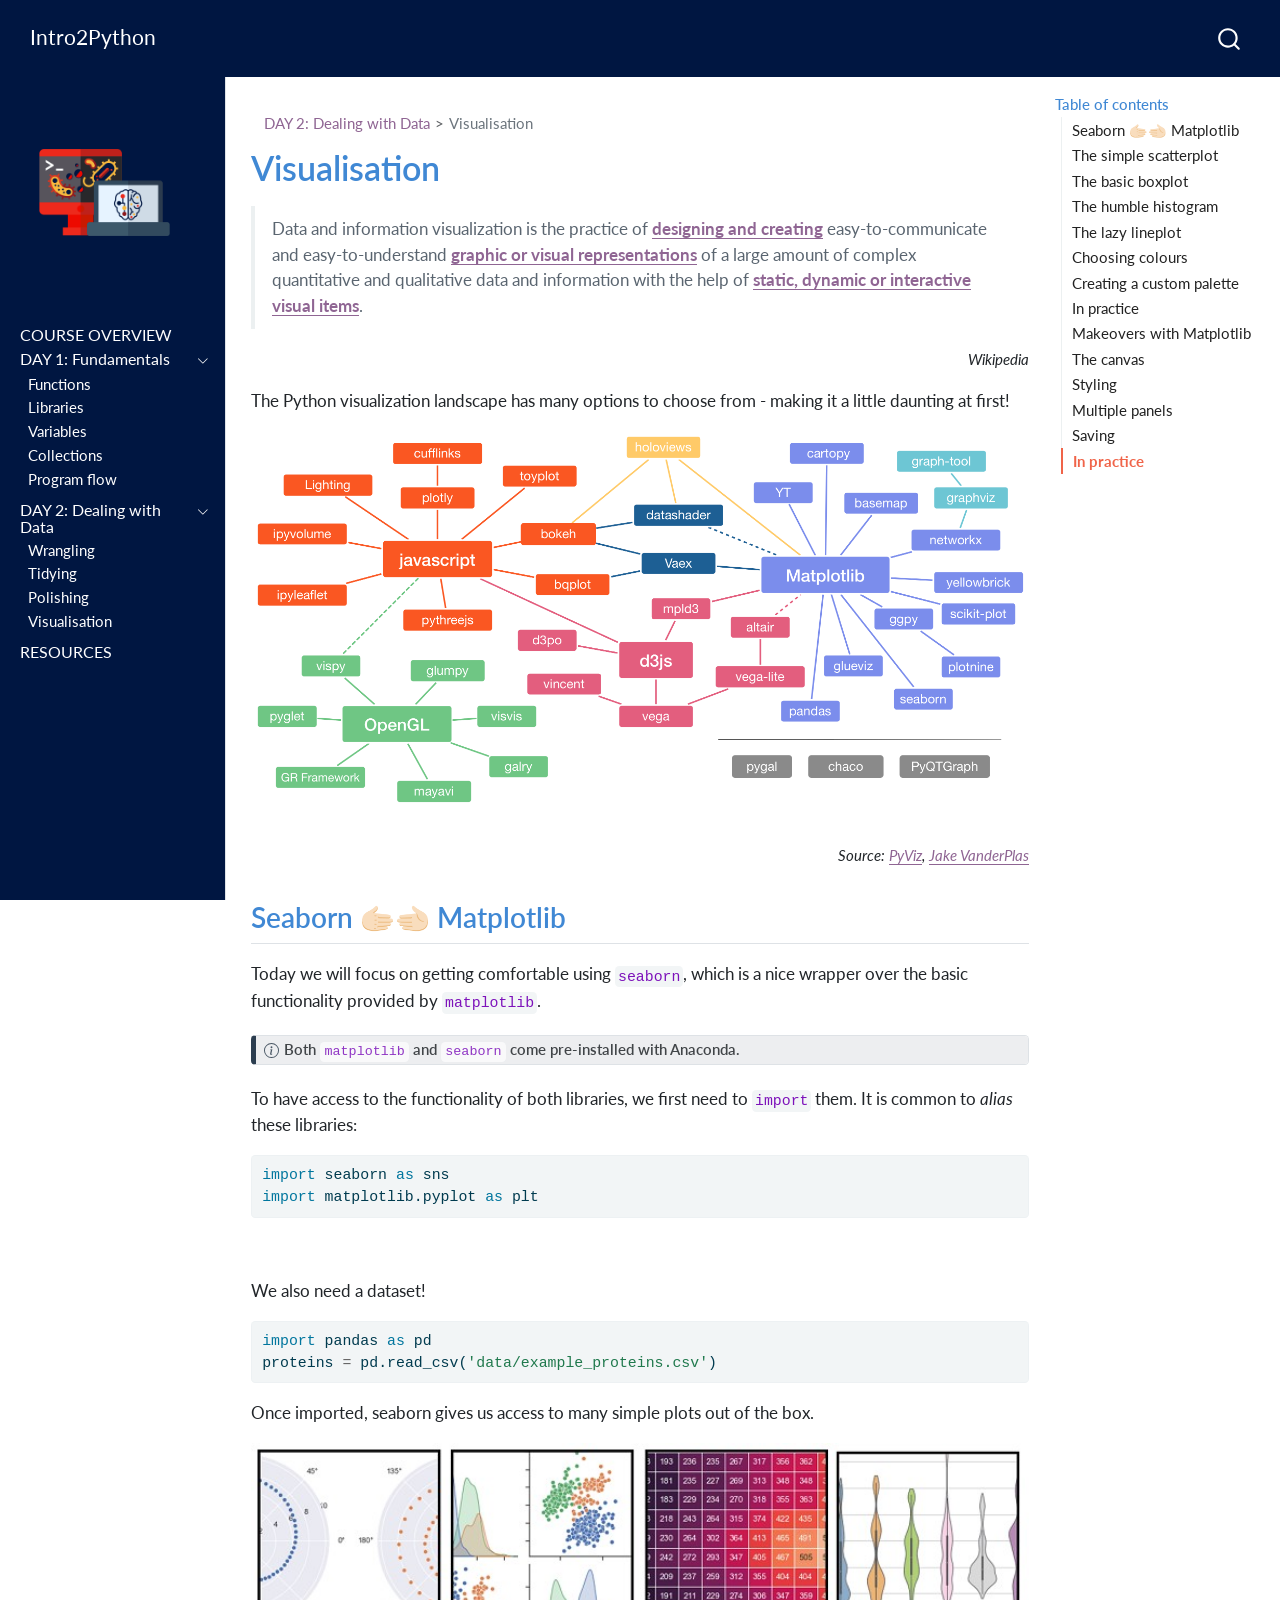
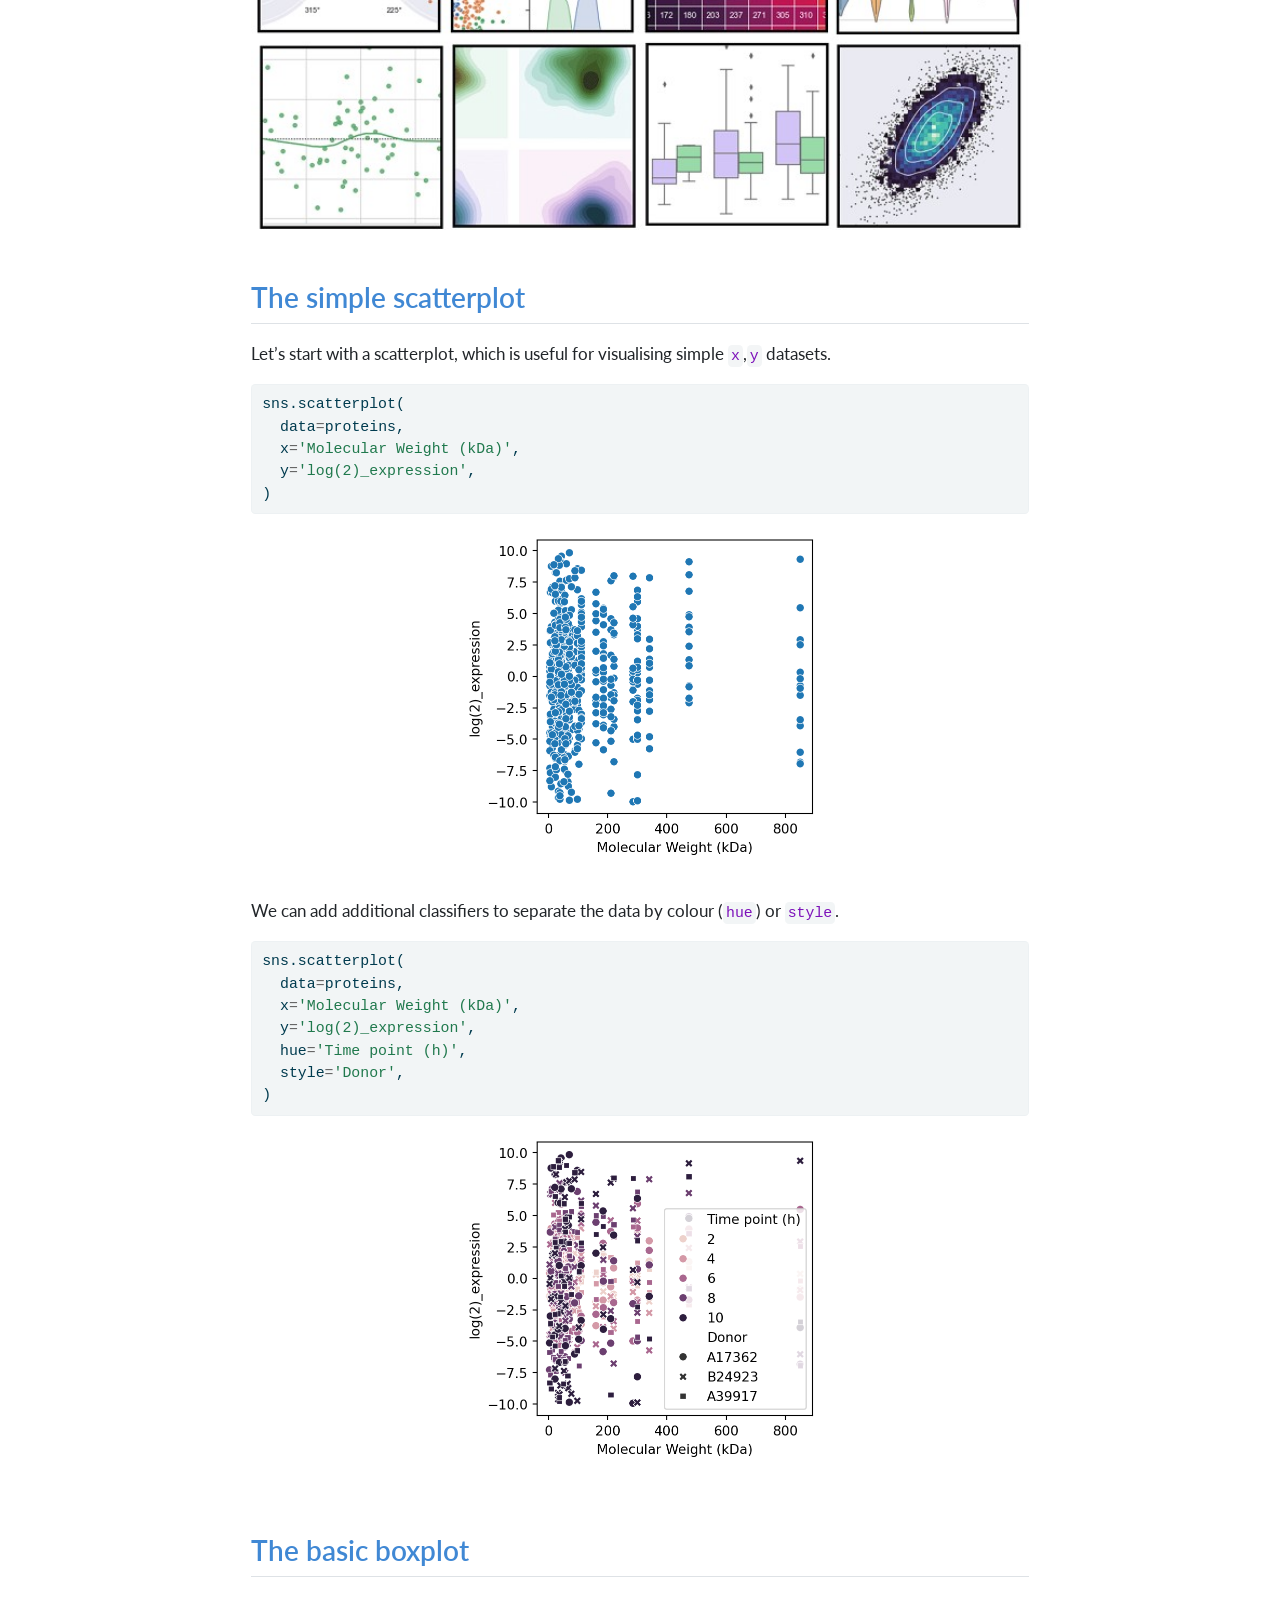
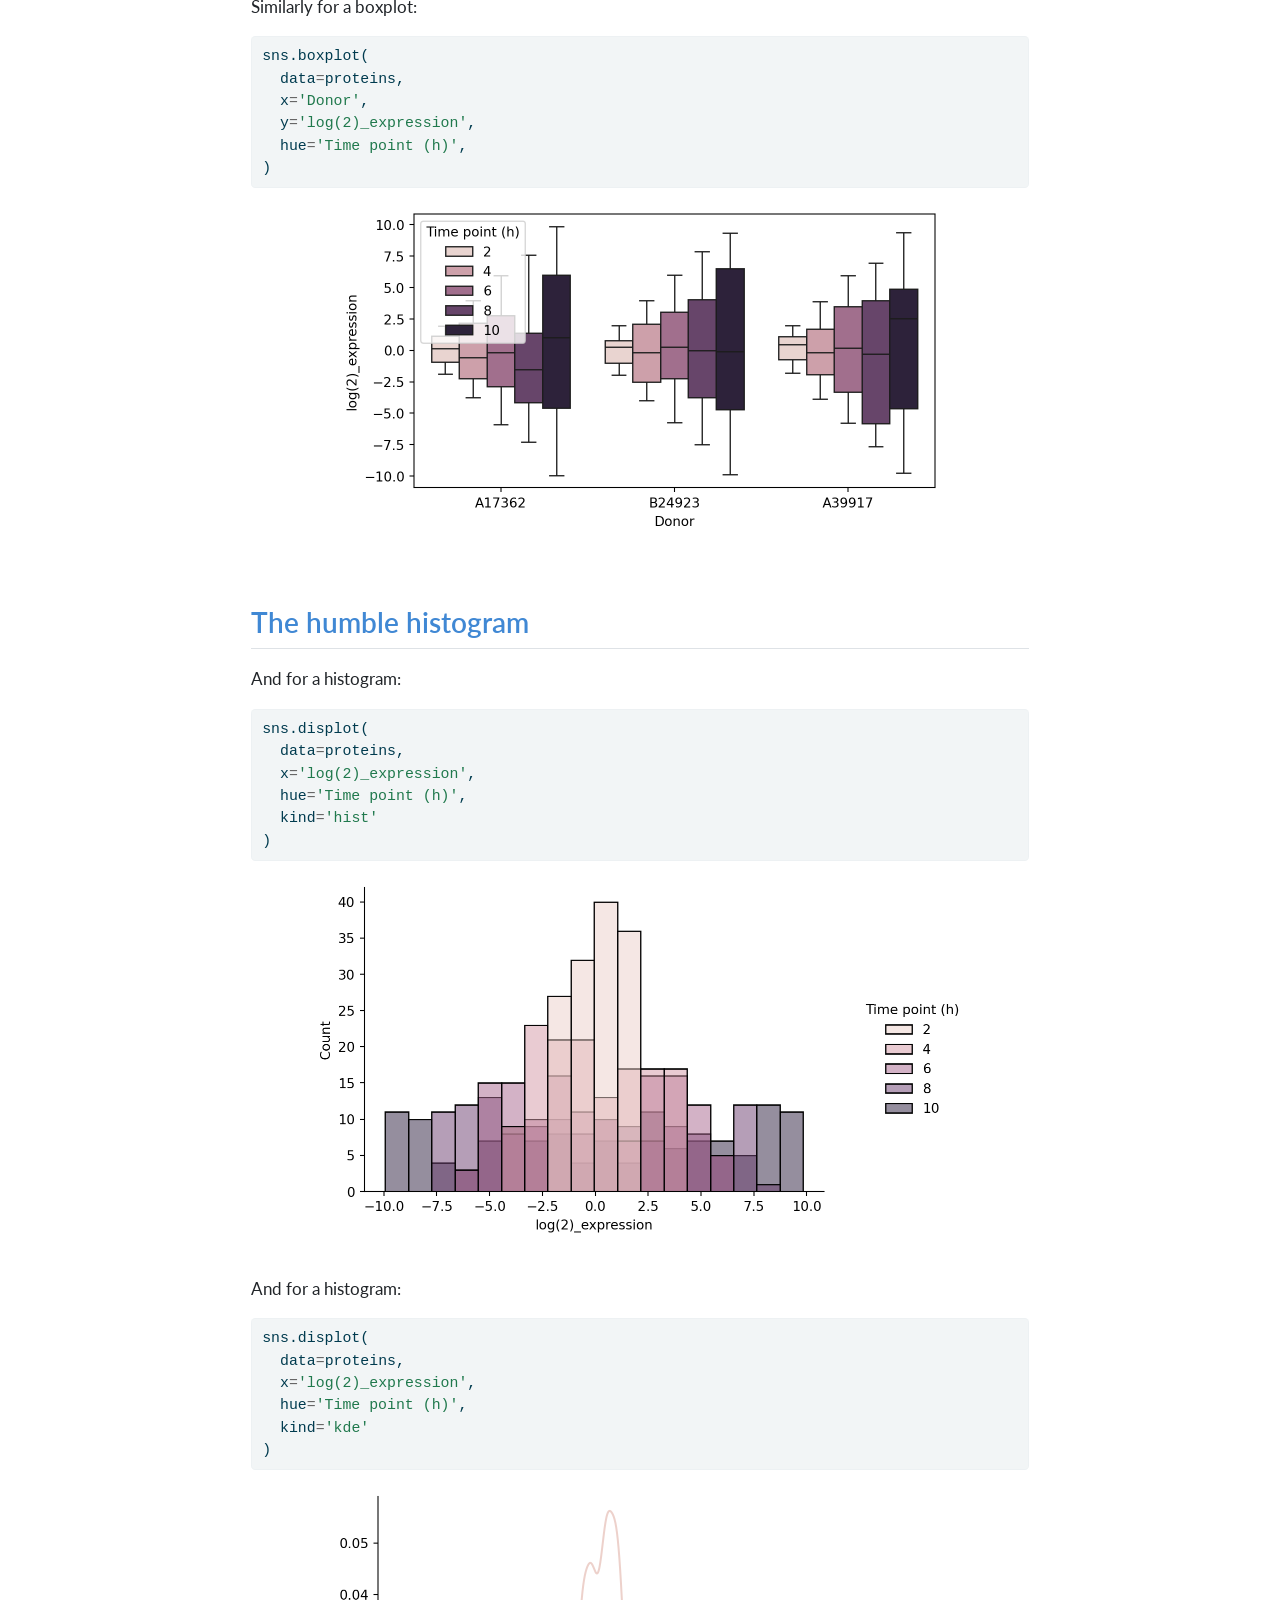
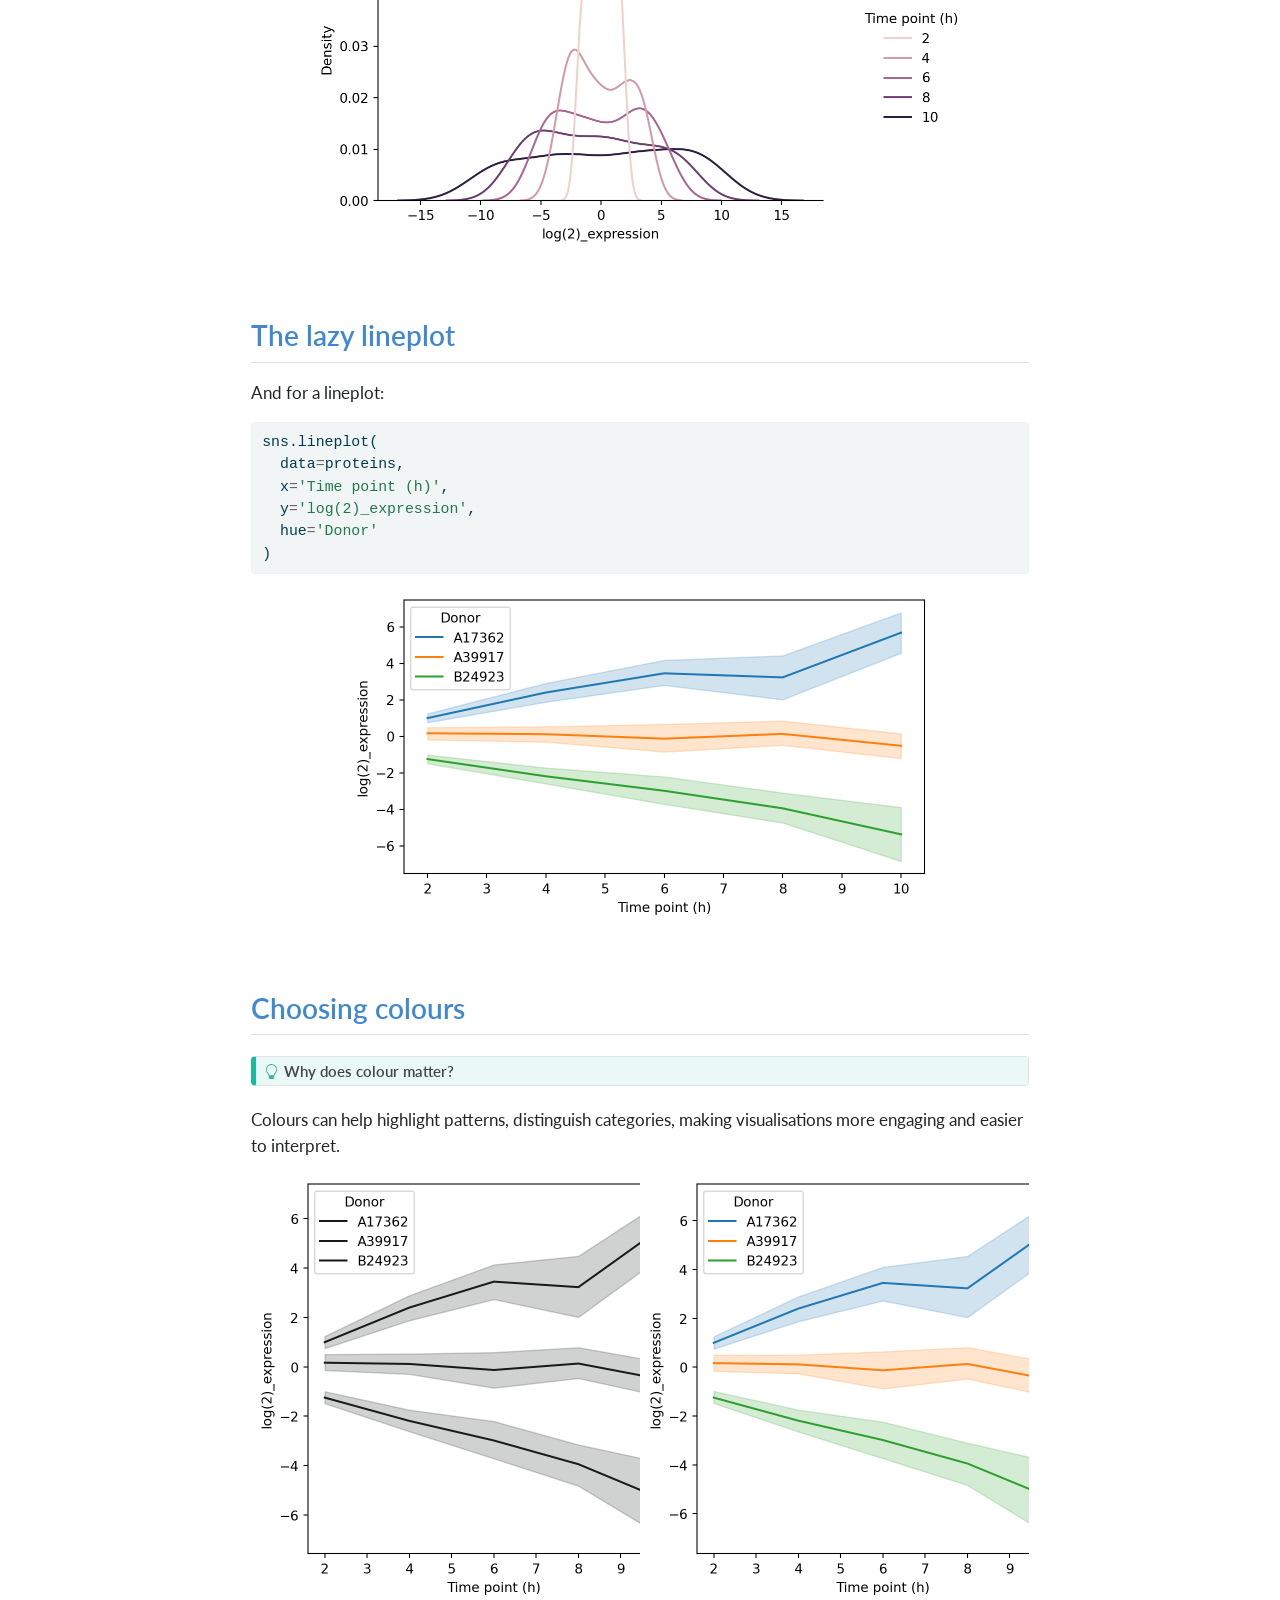
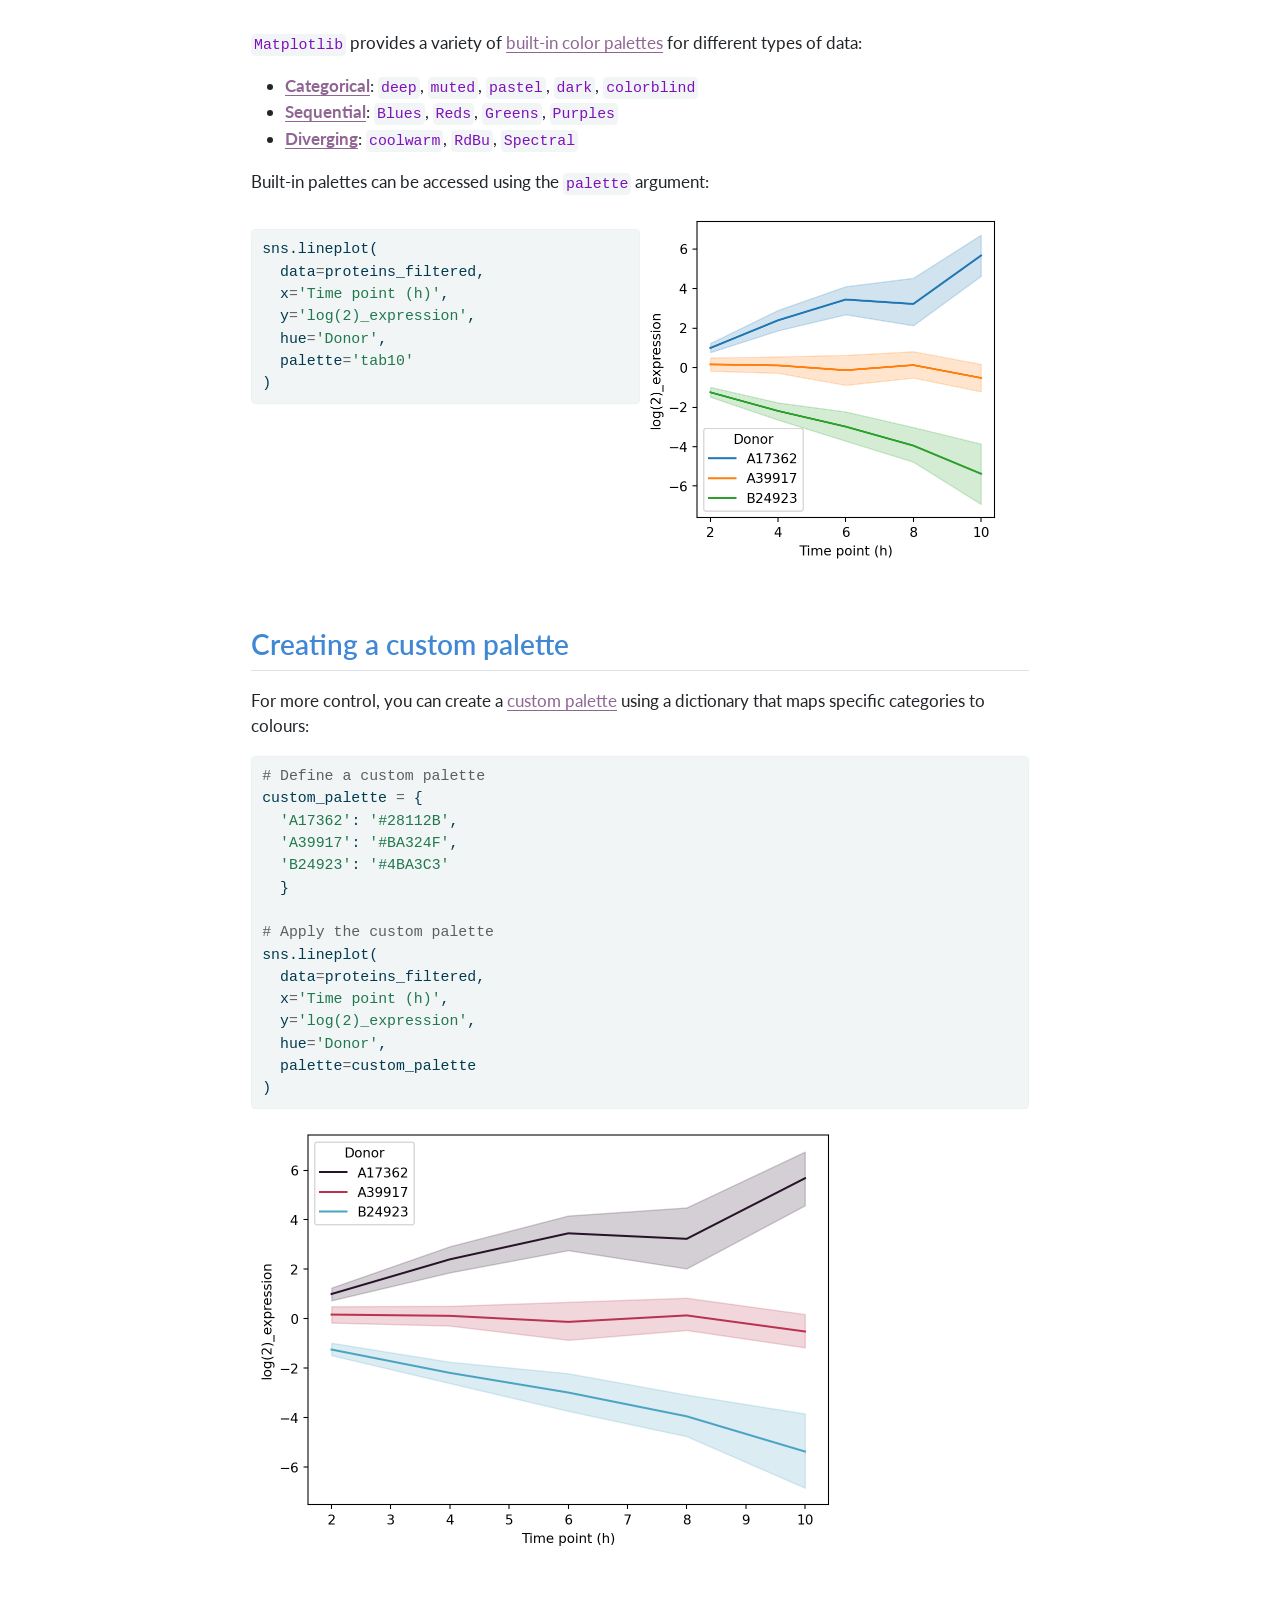
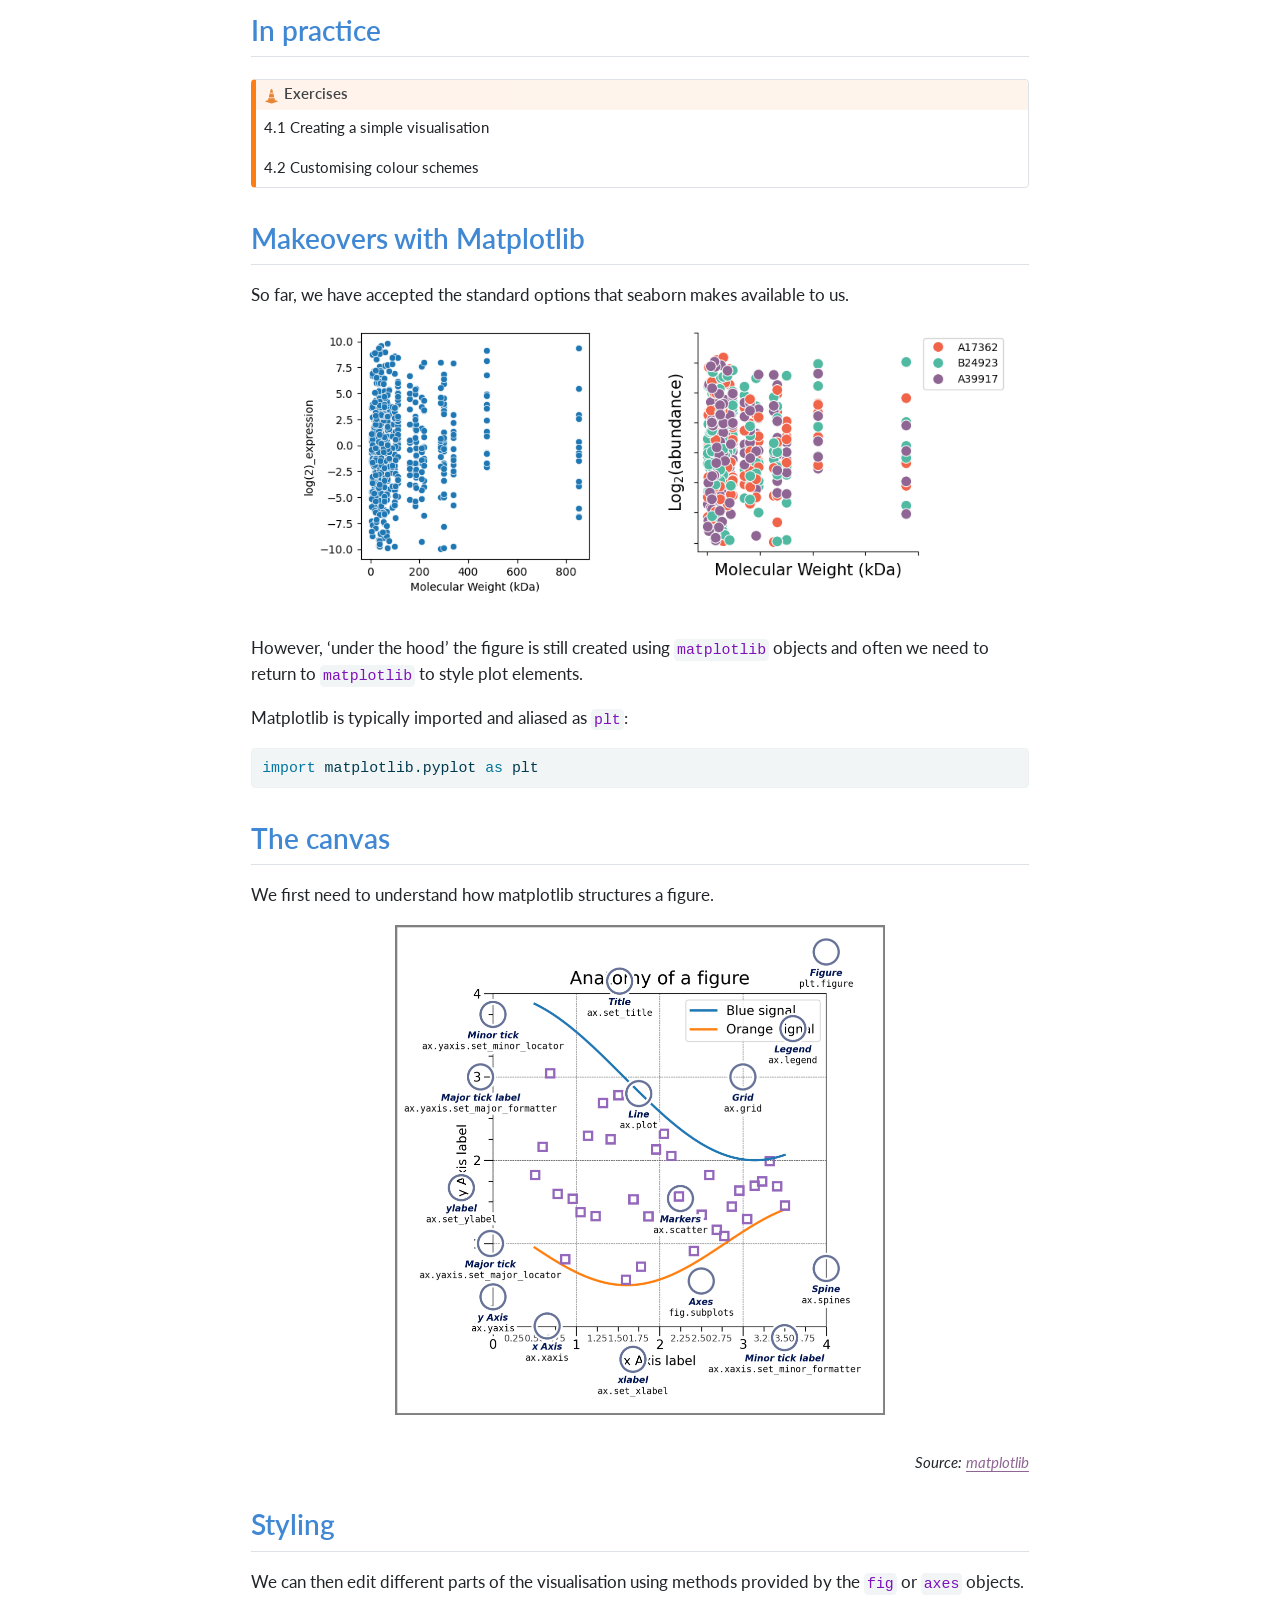
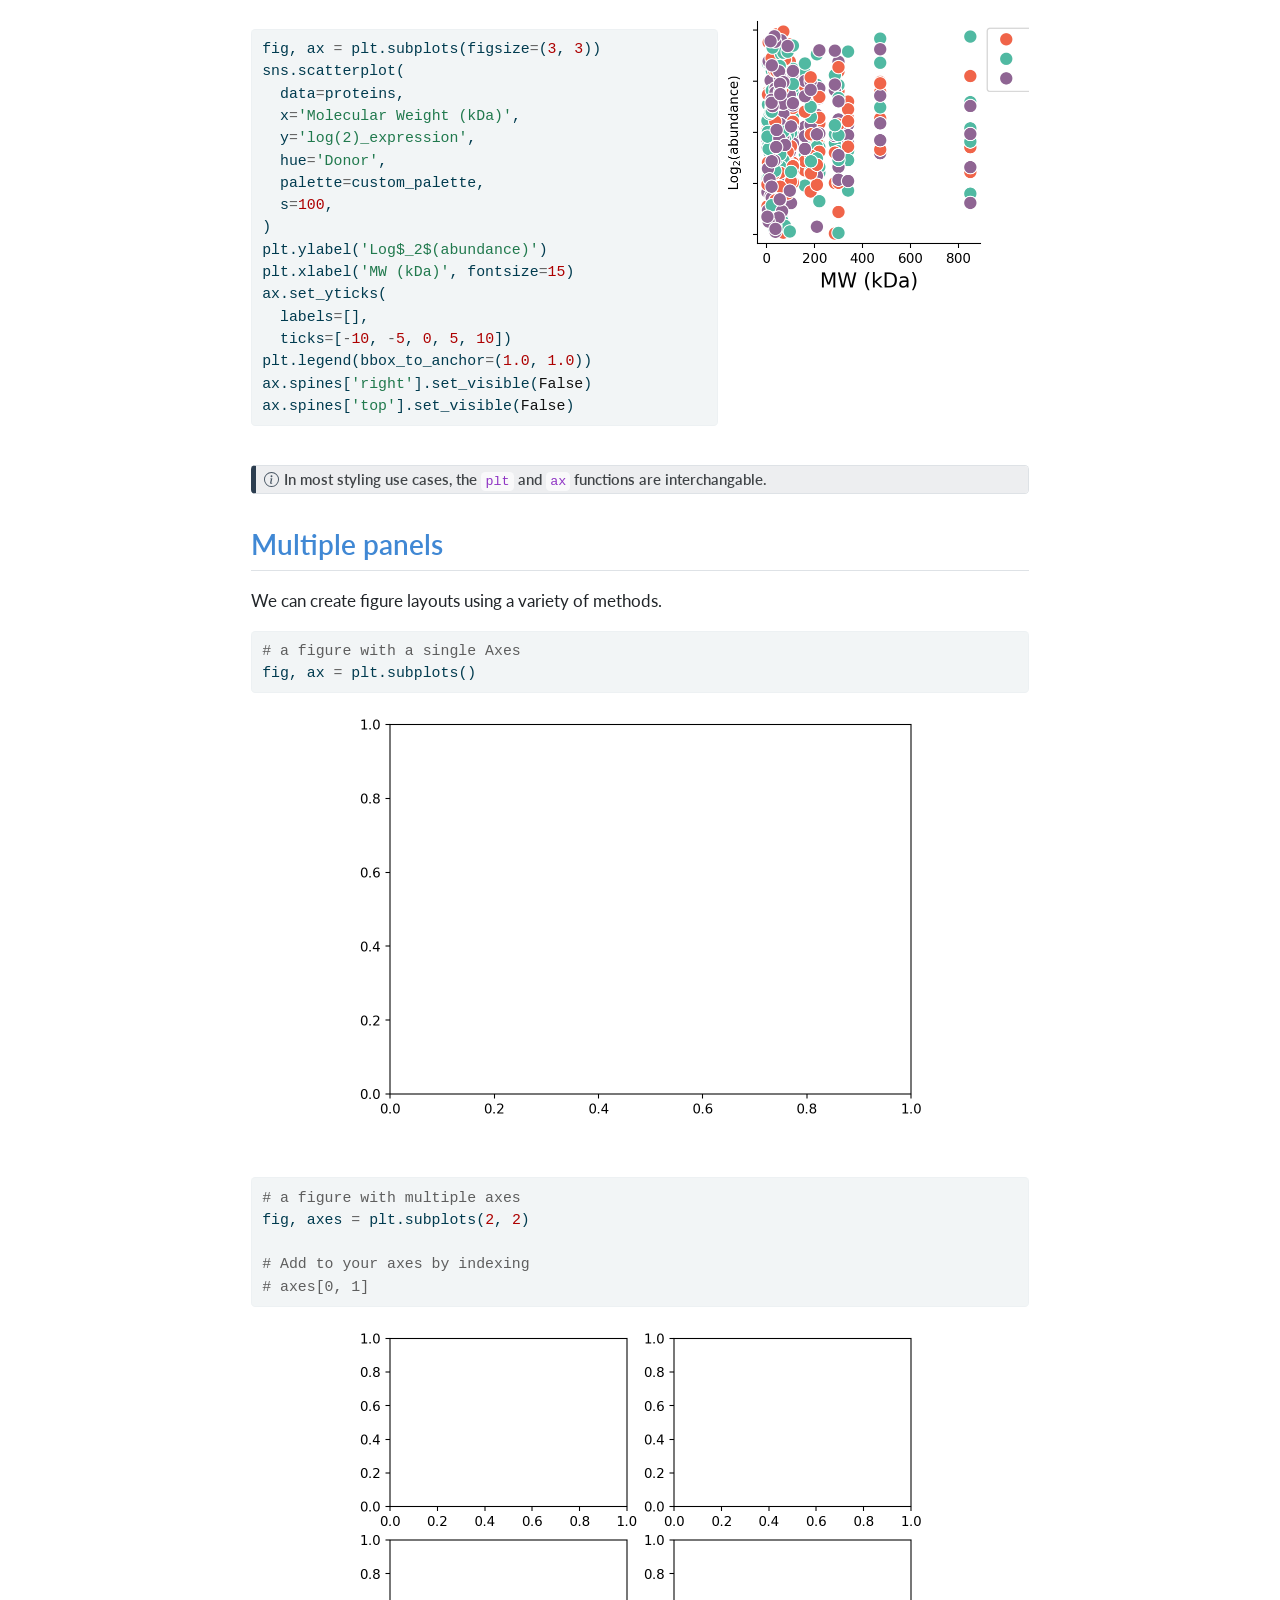
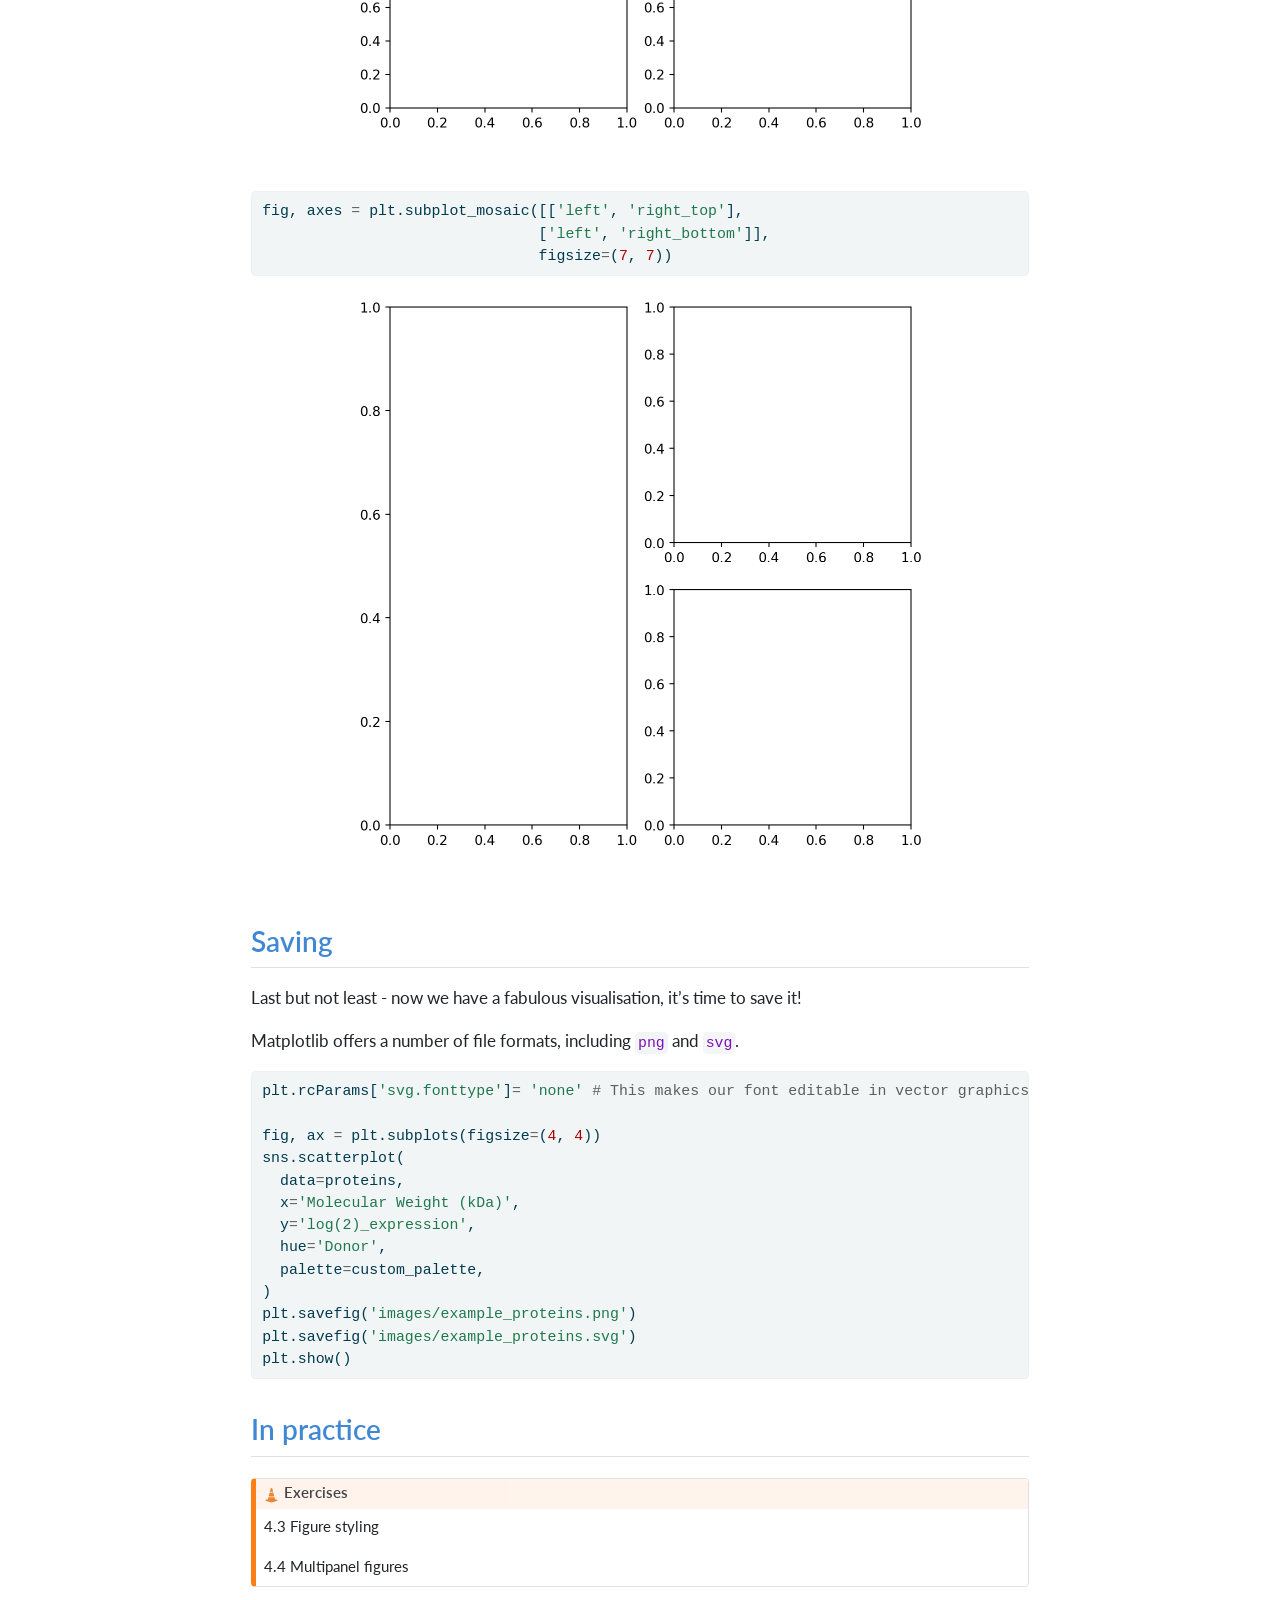
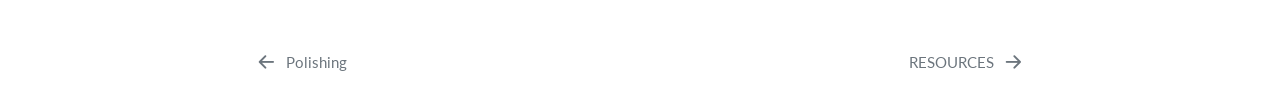
<file: pages/data-viz.html>
<!DOCTYPE html>
<html xmlns="http://www.w3.org/1999/xhtml" lang="en" xml:lang="en"><head>

<meta charset="utf-8">
<meta name="generator" content="quarto-1.8.27">

<meta name="viewport" content="width=device-width, initial-scale=1.0, user-scalable=yes">


<title>Visualisation – Intro2Python</title>
<style>
code{white-space: pre-wrap;}
span.smallcaps{font-variant: small-caps;}
div.columns{display: flex; gap: min(4vw, 1.5em);}
div.column{flex: auto; overflow-x: auto;}
div.hanging-indent{margin-left: 1.5em; text-indent: -1.5em;}
ul.task-list{list-style: none;}
ul.task-list li input[type="checkbox"] {
  width: 0.8em;
  margin: 0 0.8em 0.2em -1em; /* quarto-specific, see https://github.com/quarto-dev/quarto-cli/issues/4556 */ 
  vertical-align: middle;
}
/* CSS for syntax highlighting */
html { -webkit-text-size-adjust: 100%; }
pre > code.sourceCode { white-space: pre; position: relative; }
pre > code.sourceCode > span { display: inline-block; line-height: 1.25; }
pre > code.sourceCode > span:empty { height: 1.2em; }
.sourceCode { overflow: visible; }
code.sourceCode > span { color: inherit; text-decoration: inherit; }
div.sourceCode { margin: 1em 0; }
pre.sourceCode { margin: 0; }
@media screen {
div.sourceCode { overflow: auto; }
}
@media print {
pre > code.sourceCode { white-space: pre-wrap; }
pre > code.sourceCode > span { text-indent: -5em; padding-left: 5em; }
}
pre.numberSource code
  { counter-reset: source-line 0; }
pre.numberSource code > span
  { position: relative; left: -4em; counter-increment: source-line; }
pre.numberSource code > span > a:first-child::before
  { content: counter(source-line);
    position: relative; left: -1em; text-align: right; vertical-align: baseline;
    border: none; display: inline-block;
    -webkit-touch-callout: none; -webkit-user-select: none;
    -khtml-user-select: none; -moz-user-select: none;
    -ms-user-select: none; user-select: none;
    padding: 0 4px; width: 4em;
  }
pre.numberSource { margin-left: 3em;  padding-left: 4px; }
div.sourceCode
  {   }
@media screen {
pre > code.sourceCode > span > a:first-child::before { text-decoration: underline; }
}
</style>


<script src="../site_libs/quarto-nav/quarto-nav.js"></script>
<script src="../site_libs/quarto-nav/headroom.min.js"></script>
<script src="../site_libs/clipboard/clipboard.min.js"></script>
<script src="../site_libs/quarto-search/autocomplete.umd.js"></script>
<script src="../site_libs/quarto-search/fuse.min.js"></script>
<script src="../site_libs/quarto-search/quarto-search.js"></script>
<meta name="quarto:offset" content="../">
<link href="../pages/resources.html" rel="next">
<link href="../pages/data-polishing.html" rel="prev">
<script src="../site_libs/quarto-html/quarto.js" type="module"></script>
<script src="../site_libs/quarto-html/tabsets/tabsets.js" type="module"></script>
<script src="../site_libs/quarto-html/axe/axe-check.js" type="module"></script>
<script src="../site_libs/quarto-html/popper.min.js"></script>
<script src="../site_libs/quarto-html/tippy.umd.min.js"></script>
<script src="../site_libs/quarto-html/anchor.min.js"></script>
<link href="../site_libs/quarto-html/tippy.css" rel="stylesheet">
<link href="../site_libs/quarto-html/quarto-syntax-highlighting-ed96de9b727972fe78a7b5d16c58bf87.css" rel="stylesheet" id="quarto-text-highlighting-styles">
<script src="../site_libs/bootstrap/bootstrap.min.js"></script>
<link href="../site_libs/bootstrap/bootstrap-icons.css" rel="stylesheet">
<link href="../site_libs/bootstrap/bootstrap-86a5ba24d0f45f9e9ab157fcdf83119b.min.css" rel="stylesheet" append-hash="true" id="quarto-bootstrap" data-mode="light">
<script id="quarto-search-options" type="application/json">{
  "location": "navbar",
  "copy-button": false,
  "collapse-after": 3,
  "panel-placement": "end",
  "type": "overlay",
  "limit": 50,
  "keyboard-shortcut": [
    "f",
    "/",
    "s"
  ],
  "show-item-context": false,
  "language": {
    "search-no-results-text": "No results",
    "search-matching-documents-text": "matching documents",
    "search-copy-link-title": "Copy link to search",
    "search-hide-matches-text": "Hide additional matches",
    "search-more-match-text": "more match in this document",
    "search-more-matches-text": "more matches in this document",
    "search-clear-button-title": "Clear",
    "search-text-placeholder": "",
    "search-detached-cancel-button-title": "Cancel",
    "search-submit-button-title": "Submit",
    "search-label": "Search"
  }
}</script>


<link rel="stylesheet" href="../theme.css">
</head>

<body class="nav-sidebar docked nav-fixed quarto-light">

<div id="quarto-search-results"></div>
  <header id="quarto-header" class="headroom fixed-top">
    <nav class="navbar navbar-expand-lg " data-bs-theme="dark">
      <div class="navbar-container container-fluid">
      <div class="navbar-brand-container mx-auto">
    <a class="navbar-brand" href="../index.html">
    <span class="navbar-title">Intro2Python</span>
    </a>
  </div>
        <div class="quarto-navbar-tools tools-end">
</div>
          <div id="quarto-search" class="" title="Search"></div>
      </div> <!-- /container-fluid -->
    </nav>
  <nav class="quarto-secondary-nav">
    <div class="container-fluid d-flex">
      <button type="button" class="quarto-btn-toggle btn" data-bs-toggle="collapse" role="button" data-bs-target=".quarto-sidebar-collapse-item" aria-controls="quarto-sidebar" aria-expanded="false" aria-label="Toggle sidebar navigation" onclick="if (window.quartoToggleHeadroom) { window.quartoToggleHeadroom(); }">
        <i class="bi bi-layout-text-sidebar-reverse"></i>
      </button>
        <nav class="quarto-page-breadcrumbs" aria-label="breadcrumb"><ol class="breadcrumb"><li class="breadcrumb-item"><a href="../pages/data-wrangling.html">DAY 2: Dealing with Data</a></li><li class="breadcrumb-item"><a href="../pages/data-viz.html">Visualisation</a></li></ol></nav>
        <a class="flex-grow-1" role="navigation" data-bs-toggle="collapse" data-bs-target=".quarto-sidebar-collapse-item" aria-controls="quarto-sidebar" aria-expanded="false" aria-label="Toggle sidebar navigation" onclick="if (window.quartoToggleHeadroom) { window.quartoToggleHeadroom(); }">      
        </a>
      <button type="button" class="btn quarto-search-button" aria-label="Search" onclick="window.quartoOpenSearch();">
        <i class="bi bi-search"></i>
      </button>
    </div>
  </nav>
</header>
<!-- content -->
<div id="quarto-content" class="quarto-container page-columns page-rows-contents page-layout-article page-navbar">
<!-- sidebar -->
  <nav id="quarto-sidebar" class="sidebar collapse collapse-horizontal quarto-sidebar-collapse-item sidebar-navigation docked overflow-auto">
    <div class="pt-lg-2 mt-2 text-left sidebar-header sidebar-header-stacked">
      <a href="../index.html" class="sidebar-logo-link">
      <img src="../pages/images/logo_transparent.png" alt="" class="sidebar-logo light-content py-0 d-lg-inline d-none">
      <img src="../pages/images/logo_transparent.png" alt="" class="sidebar-logo dark-content py-0 d-lg-inline d-none">
      </a>
      </div>
        <div class="mt-2 flex-shrink-0 align-items-center">
        <div class="sidebar-search">
        <div id="quarto-search" class="" title="Search"></div>
        </div>
        </div>
    <div class="sidebar-menu-container"> 
    <ul class="list-unstyled mt-1">
        <li class="sidebar-item">
  <div class="sidebar-item-container"> 
  <a href="../index.html" class="sidebar-item-text sidebar-link">
 <span class="menu-text">COURSE OVERVIEW</span></a>
  </div>
</li>
        <li class="sidebar-item sidebar-item-section">
      <div class="sidebar-item-container"> 
            <a class="sidebar-item-text sidebar-link text-start" data-bs-toggle="collapse" data-bs-target="#quarto-sidebar-section-1" role="navigation" aria-expanded="true">
 <span class="menu-text">DAY 1: Fundamentals</span></a>
          <a class="sidebar-item-toggle text-start" data-bs-toggle="collapse" data-bs-target="#quarto-sidebar-section-1" role="navigation" aria-expanded="true" aria-label="Toggle section">
            <i class="bi bi-chevron-right ms-2"></i>
          </a> 
      </div>
      <ul id="quarto-sidebar-section-1" class="collapse list-unstyled sidebar-section depth1 show">  
          <li class="sidebar-item">
  <div class="sidebar-item-container"> 
  <a href="../pages/functions.html" class="sidebar-item-text sidebar-link">
 <span class="menu-text">Functions</span></a>
  </div>
</li>
          <li class="sidebar-item">
  <div class="sidebar-item-container"> 
  <a href="../pages/libraries.html" class="sidebar-item-text sidebar-link">
 <span class="menu-text">Libraries</span></a>
  </div>
</li>
          <li class="sidebar-item">
  <div class="sidebar-item-container"> 
  <a href="../pages/variables-types.html" class="sidebar-item-text sidebar-link">
 <span class="menu-text">Variables</span></a>
  </div>
</li>
          <li class="sidebar-item">
  <div class="sidebar-item-container"> 
  <a href="../pages/collections.html" class="sidebar-item-text sidebar-link">
 <span class="menu-text">Collections</span></a>
  </div>
</li>
          <li class="sidebar-item">
  <div class="sidebar-item-container"> 
  <a href="../pages/program-flow-control.html" class="sidebar-item-text sidebar-link">
 <span class="menu-text">Program flow</span></a>
  </div>
</li>
      </ul>
  </li>
        <li class="sidebar-item sidebar-item-section">
      <div class="sidebar-item-container"> 
            <a class="sidebar-item-text sidebar-link text-start" data-bs-toggle="collapse" data-bs-target="#quarto-sidebar-section-2" role="navigation" aria-expanded="true">
 <span class="menu-text">DAY 2: Dealing with Data</span></a>
          <a class="sidebar-item-toggle text-start" data-bs-toggle="collapse" data-bs-target="#quarto-sidebar-section-2" role="navigation" aria-expanded="true" aria-label="Toggle section">
            <i class="bi bi-chevron-right ms-2"></i>
          </a> 
      </div>
      <ul id="quarto-sidebar-section-2" class="collapse list-unstyled sidebar-section depth1 show">  
          <li class="sidebar-item">
  <div class="sidebar-item-container"> 
  <a href="../pages/data-wrangling.html" class="sidebar-item-text sidebar-link">
 <span class="menu-text">Wrangling</span></a>
  </div>
</li>
          <li class="sidebar-item">
  <div class="sidebar-item-container"> 
  <a href="../pages/data-processing.html" class="sidebar-item-text sidebar-link">
 <span class="menu-text">Tidying</span></a>
  </div>
</li>
          <li class="sidebar-item">
  <div class="sidebar-item-container"> 
  <a href="../pages/data-polishing.html" class="sidebar-item-text sidebar-link">
 <span class="menu-text">Polishing</span></a>
  </div>
</li>
          <li class="sidebar-item">
  <div class="sidebar-item-container"> 
  <a href="../pages/data-viz.html" class="sidebar-item-text sidebar-link active">
 <span class="menu-text">Visualisation</span></a>
  </div>
</li>
      </ul>
  </li>
        <li class="sidebar-item">
  <div class="sidebar-item-container"> 
  <a href="../pages/resources.html" class="sidebar-item-text sidebar-link">
 <span class="menu-text">RESOURCES</span></a>
  </div>
</li>
    </ul>
    </div>
</nav>
<div id="quarto-sidebar-glass" class="quarto-sidebar-collapse-item" data-bs-toggle="collapse" data-bs-target=".quarto-sidebar-collapse-item"></div>
<!-- margin-sidebar -->
    <div id="quarto-margin-sidebar" class="sidebar margin-sidebar">
        <nav id="TOC" role="doc-toc" class="toc-active">
    <h2 id="toc-title">Table of contents</h2>
   
  <ul>
  <li><a href="#seaborn-matplotlib" id="toc-seaborn-matplotlib" class="nav-link active" data-scroll-target="#seaborn-matplotlib">Seaborn 🫱🏻‍🫲🏻 Matplotlib</a></li>
  <li><a href="#the-simple-scatterplot" id="toc-the-simple-scatterplot" class="nav-link" data-scroll-target="#the-simple-scatterplot">The simple scatterplot</a></li>
  <li><a href="#the-basic-boxplot" id="toc-the-basic-boxplot" class="nav-link" data-scroll-target="#the-basic-boxplot">The basic boxplot</a></li>
  <li><a href="#the-humble-histogram" id="toc-the-humble-histogram" class="nav-link" data-scroll-target="#the-humble-histogram">The humble histogram</a></li>
  <li><a href="#the-lazy-lineplot" id="toc-the-lazy-lineplot" class="nav-link" data-scroll-target="#the-lazy-lineplot">The lazy lineplot</a></li>
  <li><a href="#choosing-colours" id="toc-choosing-colours" class="nav-link" data-scroll-target="#choosing-colours">Choosing colours</a></li>
  <li><a href="#creating-a-custom-palette" id="toc-creating-a-custom-palette" class="nav-link" data-scroll-target="#creating-a-custom-palette">Creating a custom palette</a></li>
  <li><a href="#in-practice" id="toc-in-practice" class="nav-link" data-scroll-target="#in-practice">In practice</a></li>
  <li><a href="#makeovers-with-matplotlib" id="toc-makeovers-with-matplotlib" class="nav-link" data-scroll-target="#makeovers-with-matplotlib">Makeovers with Matplotlib</a></li>
  <li><a href="#the-canvas" id="toc-the-canvas" class="nav-link" data-scroll-target="#the-canvas">The canvas</a></li>
  <li><a href="#styling" id="toc-styling" class="nav-link" data-scroll-target="#styling">Styling</a></li>
  <li><a href="#multiple-panels" id="toc-multiple-panels" class="nav-link" data-scroll-target="#multiple-panels">Multiple panels</a></li>
  <li><a href="#saving" id="toc-saving" class="nav-link" data-scroll-target="#saving">Saving</a></li>
  <li><a href="#in-practice-1" id="toc-in-practice-1" class="nav-link" data-scroll-target="#in-practice-1">In practice</a></li>
  </ul>
</nav>
    </div>
<!-- main -->
<main class="content" id="quarto-document-content">

<header id="title-block-header" class="quarto-title-block default"><nav class="quarto-page-breadcrumbs quarto-title-breadcrumbs d-none d-lg-block" aria-label="breadcrumb"><ol class="breadcrumb"><li class="breadcrumb-item"><a href="../pages/data-wrangling.html">DAY 2: Dealing with Data</a></li><li class="breadcrumb-item"><a href="../pages/data-viz.html">Visualisation</a></li></ol></nav>
<div class="quarto-title">
<h1 class="title">Visualisation</h1>
</div>



<div class="quarto-title-meta">

    
  
    
  </div>
  


</header>


<blockquote class="blockquote">
<p>Data and information visualization is the practice of <a href=""><strong>designing and creating</strong></a> easy-to-communicate and easy-to-understand <a href=""><strong>graphic or visual representations</strong></a> of a large amount of complex quantitative and qualitative data and information with the help of <a href=""><strong>static, dynamic or interactive visual items</strong></a>.</p>
</blockquote>
<p align="right">
<small font-size="55pt"><em> Wikipedia </em></small>
</p>
<p>The Python visualization landscape has many options to choose from - making it a little daunting at first!</p>
<div class="quarto-figure quarto-figure-center">
<figure class="figure">
<p><img src="images/viz-landsape.png" class="img-fluid quarto-figure quarto-figure-center figure-img" width="850"></p>
</figure>
</div>
<p align="right">
<small font-size="55pt"><em> Source: <a href="https://pyviz.org/overviews/">PyViz</a>, <a href="https://www.youtube.com/watch?v=FytuB8nFHPQ">Jake VanderPlas</a> </em></small>
</p>
<section id="seaborn-matplotlib" class="level2">
<h2 class="anchored" data-anchor-id="seaborn-matplotlib">Seaborn 🫱🏻‍🫲🏻 Matplotlib</h2>
<p>Today we will focus on getting comfortable using <code>seaborn</code>, which is a nice wrapper over the basic functionality provided by <code>matplotlib</code>.</p>
<div class="callout callout-style-default callout-note callout-empty-content callout-titled">
<div class="callout-header d-flex align-content-center">
<div class="callout-icon-container">
<i class="callout-icon"></i>
</div>
<div class="callout-title-container flex-fill">
<span class="screen-reader-only">Note</span>Both <code>matplotlib</code> and <code>seaborn</code> come pre-installed with Anaconda.
</div>
</div>
<div class="callout-body-container callout-body">

</div>
</div>
<p>To have access to the functionality of both libraries, we first need to <code>import</code> them. It is common to <em>alias</em> these libraries:</p>
<div id="b6fdea29" class="cell" data-execution_count="1">
<div class="code-copy-outer-scaffold"><div class="sourceCode cell-code" id="cb1"><pre class="sourceCode python code-with-copy"><code class="sourceCode python"><span id="cb1-1"><a href="#cb1-1" aria-hidden="true" tabindex="-1"></a><span class="im">import</span> seaborn <span class="im">as</span> sns</span>
<span id="cb1-2"><a href="#cb1-2" aria-hidden="true" tabindex="-1"></a><span class="im">import</span> matplotlib.pyplot <span class="im">as</span> plt</span></code></pre></div><button title="Copy to Clipboard" class="code-copy-button"><i class="bi"></i></button></div>
</div>
<div id="130a2f7c" class="cell" data-execution_count="2">
<div class="cell-output cell-output-stdout">
<pre><code> </code></pre>
</div>
</div>
<p>We also need a dataset!</p>
<div id="51cc8f6a" class="cell" data-execution_count="3">
<div class="code-copy-outer-scaffold"><div class="sourceCode cell-code" id="cb3"><pre class="sourceCode python code-with-copy"><code class="sourceCode python"><span id="cb3-1"><a href="#cb3-1" aria-hidden="true" tabindex="-1"></a><span class="im">import</span> pandas <span class="im">as</span> pd</span>
<span id="cb3-2"><a href="#cb3-2" aria-hidden="true" tabindex="-1"></a>proteins <span class="op">=</span> pd.read_csv(<span class="st">'data/example_proteins.csv'</span>)</span></code></pre></div><button title="Copy to Clipboard" class="code-copy-button"><i class="bi"></i></button></div>
</div>
<p>Once imported, seaborn gives us access to many simple plots out of the box.</p>
<div class="quarto-figure quarto-figure-center">
<figure class="figure">
<p><img src="images/plots.jpg" class="img-fluid quarto-figure quarto-figure-center figure-img" width="1050"></p>
</figure>
</div>
</section>
<section id="the-simple-scatterplot" class="level2">
<h2 class="anchored" data-anchor-id="the-simple-scatterplot">The simple scatterplot</h2>
<p>Let’s start with a scatterplot, which is useful for visualising simple <code>x</code>,<code>y</code> datasets.</p>
<div id="950c69c5" class="cell" data-execution_count="4">
<div class="code-copy-outer-scaffold"><div class="sourceCode cell-code" id="cb4"><pre class="sourceCode python code-with-copy"><code class="sourceCode python"><span id="cb4-1"><a href="#cb4-1" aria-hidden="true" tabindex="-1"></a>sns.scatterplot(</span>
<span id="cb4-2"><a href="#cb4-2" aria-hidden="true" tabindex="-1"></a>  data<span class="op">=</span>proteins,</span>
<span id="cb4-3"><a href="#cb4-3" aria-hidden="true" tabindex="-1"></a>  x<span class="op">=</span><span class="st">'Molecular Weight (kDa)'</span>,</span>
<span id="cb4-4"><a href="#cb4-4" aria-hidden="true" tabindex="-1"></a>  y<span class="op">=</span><span class="st">'log(2)_expression'</span>,</span>
<span id="cb4-5"><a href="#cb4-5" aria-hidden="true" tabindex="-1"></a>)</span></code></pre></div><button title="Copy to Clipboard" class="code-copy-button"><i class="bi"></i></button></div>
</div>
<div id="fcb9cd36" class="cell" data-execution_count="5">
<div class="cell-output cell-output-display">
<div class="quarto-figure quarto-figure-center">
<figure class="figure">
<p><img src="data-viz_files/figure-html/cell-6-output-1.png" class="quarto-figure quarto-figure-center figure-img" width="363" height="333"></p>
</figure>
</div>
</div>
</div>
<p>We can add additional classifiers to separate the data by colour (<code>hue</code>) or <code>style</code>.</p>
<div id="d2d96c6d" class="cell" data-execution_count="6">
<div class="code-copy-outer-scaffold"><div class="sourceCode cell-code" id="cb5"><pre class="sourceCode python code-with-copy"><code class="sourceCode python"><span id="cb5-1"><a href="#cb5-1" aria-hidden="true" tabindex="-1"></a>sns.scatterplot(</span>
<span id="cb5-2"><a href="#cb5-2" aria-hidden="true" tabindex="-1"></a>  data<span class="op">=</span>proteins,</span>
<span id="cb5-3"><a href="#cb5-3" aria-hidden="true" tabindex="-1"></a>  x<span class="op">=</span><span class="st">'Molecular Weight (kDa)'</span>,</span>
<span id="cb5-4"><a href="#cb5-4" aria-hidden="true" tabindex="-1"></a>  y<span class="op">=</span><span class="st">'log(2)_expression'</span>,</span>
<span id="cb5-5"><a href="#cb5-5" aria-hidden="true" tabindex="-1"></a>  hue<span class="op">=</span><span class="st">'Time point (h)'</span>,</span>
<span id="cb5-6"><a href="#cb5-6" aria-hidden="true" tabindex="-1"></a>  style<span class="op">=</span><span class="st">'Donor'</span>,</span>
<span id="cb5-7"><a href="#cb5-7" aria-hidden="true" tabindex="-1"></a>)</span></code></pre></div><button title="Copy to Clipboard" class="code-copy-button"><i class="bi"></i></button></div>
</div>
<div id="773a0f39" class="cell" data-execution_count="7">
<div class="cell-output cell-output-display">
<div class="quarto-figure quarto-figure-center">
<figure class="figure">
<p><img src="data-viz_files/figure-html/cell-8-output-1.png" class="quarto-figure quarto-figure-center figure-img" width="363" height="333"></p>
</figure>
</div>
</div>
</div>
</section>
<section id="the-basic-boxplot" class="level2">
<h2 class="anchored" data-anchor-id="the-basic-boxplot">The basic boxplot</h2>
<p>Similarly for a boxplot:</p>
<div id="757af5d9" class="cell" data-execution_count="8">
<div class="code-copy-outer-scaffold"><div class="sourceCode cell-code" id="cb6"><pre class="sourceCode python code-with-copy"><code class="sourceCode python"><span id="cb6-1"><a href="#cb6-1" aria-hidden="true" tabindex="-1"></a>sns.boxplot(</span>
<span id="cb6-2"><a href="#cb6-2" aria-hidden="true" tabindex="-1"></a>  data<span class="op">=</span>proteins,</span>
<span id="cb6-3"><a href="#cb6-3" aria-hidden="true" tabindex="-1"></a>  x<span class="op">=</span><span class="st">'Donor'</span>,</span>
<span id="cb6-4"><a href="#cb6-4" aria-hidden="true" tabindex="-1"></a>  y<span class="op">=</span><span class="st">'log(2)_expression'</span>,</span>
<span id="cb6-5"><a href="#cb6-5" aria-hidden="true" tabindex="-1"></a>  hue<span class="op">=</span><span class="st">'Time point (h)'</span>,</span>
<span id="cb6-6"><a href="#cb6-6" aria-hidden="true" tabindex="-1"></a>)</span></code></pre></div><button title="Copy to Clipboard" class="code-copy-button"><i class="bi"></i></button></div>
</div>
<div id="60a098a2" class="cell" data-execution_count="9">
<div class="cell-output cell-output-display">
<div class="quarto-figure quarto-figure-center">
<figure class="figure">
<p><img src="data-viz_files/figure-html/cell-10-output-1.png" class="quarto-figure quarto-figure-center figure-img" width="608" height="333"></p>
</figure>
</div>
</div>
</div>
</section>
<section id="the-humble-histogram" class="level2">
<h2 class="anchored" data-anchor-id="the-humble-histogram">The humble histogram</h2>
<p>And for a histogram:</p>
<div id="4e95a98a" class="cell" data-execution_count="10">
<div class="code-copy-outer-scaffold"><div class="sourceCode cell-code" id="cb7"><pre class="sourceCode python code-with-copy"><code class="sourceCode python"><span id="cb7-1"><a href="#cb7-1" aria-hidden="true" tabindex="-1"></a>sns.displot(</span>
<span id="cb7-2"><a href="#cb7-2" aria-hidden="true" tabindex="-1"></a>  data<span class="op">=</span>proteins,</span>
<span id="cb7-3"><a href="#cb7-3" aria-hidden="true" tabindex="-1"></a>  x<span class="op">=</span><span class="st">'log(2)_expression'</span>,</span>
<span id="cb7-4"><a href="#cb7-4" aria-hidden="true" tabindex="-1"></a>  hue<span class="op">=</span><span class="st">'Time point (h)'</span>,</span>
<span id="cb7-5"><a href="#cb7-5" aria-hidden="true" tabindex="-1"></a>  kind<span class="op">=</span><span class="st">'hist'</span></span>
<span id="cb7-6"><a href="#cb7-6" aria-hidden="true" tabindex="-1"></a>)</span></code></pre></div><button title="Copy to Clipboard" class="code-copy-button"><i class="bi"></i></button></div>
</div>
<div id="a1289f7b" class="cell" data-execution_count="11">
<div class="cell-output cell-output-display">
<div class="quarto-figure quarto-figure-center">
<figure class="figure">
<p><img src="data-viz_files/figure-html/cell-12-output-1.png" class="quarto-figure quarto-figure-center figure-img" width="661" height="364"></p>
</figure>
</div>
</div>
</div>
<p>And for a histogram:</p>
<div id="be4d3a64" class="cell" data-execution_count="12">
<div class="code-copy-outer-scaffold"><div class="sourceCode cell-code" id="cb8"><pre class="sourceCode python code-with-copy"><code class="sourceCode python"><span id="cb8-1"><a href="#cb8-1" aria-hidden="true" tabindex="-1"></a>sns.displot(</span>
<span id="cb8-2"><a href="#cb8-2" aria-hidden="true" tabindex="-1"></a>  data<span class="op">=</span>proteins,</span>
<span id="cb8-3"><a href="#cb8-3" aria-hidden="true" tabindex="-1"></a>  x<span class="op">=</span><span class="st">'log(2)_expression'</span>,</span>
<span id="cb8-4"><a href="#cb8-4" aria-hidden="true" tabindex="-1"></a>  hue<span class="op">=</span><span class="st">'Time point (h)'</span>,</span>
<span id="cb8-5"><a href="#cb8-5" aria-hidden="true" tabindex="-1"></a>  kind<span class="op">=</span><span class="st">'kde'</span></span>
<span id="cb8-6"><a href="#cb8-6" aria-hidden="true" tabindex="-1"></a>)</span></code></pre></div><button title="Copy to Clipboard" class="code-copy-button"><i class="bi"></i></button></div>
</div>
<div id="9a8d1fe4" class="cell" data-execution_count="13">
<div class="cell-output cell-output-display">
<div class="quarto-figure quarto-figure-center">
<figure class="figure">
<p><img src="data-viz_files/figure-html/cell-14-output-1.png" class="quarto-figure quarto-figure-center figure-img" width="659" height="364"></p>
</figure>
</div>
</div>
</div>
</section>
<section id="the-lazy-lineplot" class="level2">
<h2 class="anchored" data-anchor-id="the-lazy-lineplot">The lazy lineplot</h2>
<p>And for a lineplot:</p>
<div id="8a0d7f4d" class="cell" data-execution_count="14">
<div class="code-copy-outer-scaffold"><div class="sourceCode cell-code" id="cb9"><pre class="sourceCode python code-with-copy"><code class="sourceCode python"><span id="cb9-1"><a href="#cb9-1" aria-hidden="true" tabindex="-1"></a>sns.lineplot(</span>
<span id="cb9-2"><a href="#cb9-2" aria-hidden="true" tabindex="-1"></a>  data<span class="op">=</span>proteins,</span>
<span id="cb9-3"><a href="#cb9-3" aria-hidden="true" tabindex="-1"></a>  x<span class="op">=</span><span class="st">'Time point (h)'</span>,</span>
<span id="cb9-4"><a href="#cb9-4" aria-hidden="true" tabindex="-1"></a>  y<span class="op">=</span><span class="st">'log(2)_expression'</span>,</span>
<span id="cb9-5"><a href="#cb9-5" aria-hidden="true" tabindex="-1"></a>  hue<span class="op">=</span><span class="st">'Donor'</span></span>
<span id="cb9-6"><a href="#cb9-6" aria-hidden="true" tabindex="-1"></a>)</span></code></pre></div><button title="Copy to Clipboard" class="code-copy-button"><i class="bi"></i></button></div>
</div>
<div id="12c31792" class="cell" data-execution_count="15">
<div class="cell-output cell-output-display">
<div class="quarto-figure quarto-figure-center">
<figure class="figure">
<p><img src="data-viz_files/figure-html/cell-16-output-1.png" class="quarto-figure quarto-figure-center figure-img" width="587" height="333"></p>
</figure>
</div>
</div>
</div>
</section>
<section id="choosing-colours" class="level2">
<h2 class="anchored" data-anchor-id="choosing-colours">Choosing colours</h2>
<div class="callout callout-style-default callout-tip callout-empty-content callout-titled">
<div class="callout-header d-flex align-content-center">
<div class="callout-icon-container">
<i class="callout-icon"></i>
</div>
<div class="callout-title-container flex-fill">
<span class="screen-reader-only">Tip</span>Why does colour matter?
</div>
</div>
<div class="callout-body-container callout-body">

</div>
</div>
<p>Colours can help highlight patterns, distinguish categories, making visualisations more engaging and easier to interpret.</p>
<div class="columns">
<div class="column" style="width:50%;">
<div id="1bcc89c1" class="cell" data-execution_count="16">
<div class="cell-output cell-output-display">
<div>
<figure class="figure">
<p><img src="data-viz_files/figure-html/cell-17-output-1.png" width="438" height="429" class="figure-img"></p>
</figure>
</div>
</div>
</div>
</div><div class="column" style="width:50%;">
<div id="835a04ea" class="cell" data-execution_count="17">
<div class="cell-output cell-output-display">
<div>
<figure class="figure">
<p><img src="data-viz_files/figure-html/cell-18-output-1.png" width="438" height="429" class="figure-img"></p>
</figure>
</div>
</div>
</div>
</div>
</div>
<p><code>Matplotlib</code> provides a variety of <a href="https://matplotlib.org/stable/users/explain/colors/colormaps.html">built-in color palettes</a> for different types of data:</p>
<ul>
<li><a href=""><strong>Categorical</strong></a>: <code>deep</code>, <code>muted</code>, <code>pastel</code>, <code>dark</code>, <code>colorblind</code></li>
<li><a href=""><strong>Sequential</strong></a>: <code>Blues</code>, <code>Reds</code>, <code>Greens</code>, <code>Purples</code></li>
<li><a href=""><strong>Diverging</strong></a>: <code>coolwarm</code>, <code>RdBu</code>, <code>Spectral</code></li>
</ul>
<div class="fragment">
<p>Built-in palettes can be accessed using the <code>palette</code> argument:</p>
</div>
<div class="columns fragment">
<div class="column" style="width:50%;">
<div id="064e6300" class="cell" data-execution_count="18">
<div class="code-copy-outer-scaffold"><div class="sourceCode cell-code" id="cb10"><pre class="sourceCode python code-with-copy"><code class="sourceCode python"><span id="cb10-1"><a href="#cb10-1" aria-hidden="true" tabindex="-1"></a>sns.lineplot(</span>
<span id="cb10-2"><a href="#cb10-2" aria-hidden="true" tabindex="-1"></a>  data<span class="op">=</span>proteins_filtered,</span>
<span id="cb10-3"><a href="#cb10-3" aria-hidden="true" tabindex="-1"></a>  x<span class="op">=</span><span class="st">'Time point (h)'</span>,</span>
<span id="cb10-4"><a href="#cb10-4" aria-hidden="true" tabindex="-1"></a>  y<span class="op">=</span><span class="st">'log(2)_expression'</span>,</span>
<span id="cb10-5"><a href="#cb10-5" aria-hidden="true" tabindex="-1"></a>  hue<span class="op">=</span><span class="st">'Donor'</span>,</span>
<span id="cb10-6"><a href="#cb10-6" aria-hidden="true" tabindex="-1"></a>  palette<span class="op">=</span><span class="st">'tab10'</span></span>
<span id="cb10-7"><a href="#cb10-7" aria-hidden="true" tabindex="-1"></a>)</span></code></pre></div><button title="Copy to Clipboard" class="code-copy-button"><i class="bi"></i></button></div>
</div>
</div><div class="column" style="width:50%;">
<div id="85c4ee1c" class="cell" data-execution_count="19">
<div class="cell-output cell-output-display">
<div>
<figure class="figure">
<p><img src="data-viz_files/figure-html/cell-20-output-1.png" width="364" height="356" class="figure-img"></p>
</figure>
</div>
</div>
</div>
</div>
</div>
</section>
<section id="creating-a-custom-palette" class="level2">
<h2 class="anchored" data-anchor-id="creating-a-custom-palette">Creating a custom palette</h2>
<p>For more control, you can create a <a href="">custom palette</a> using a dictionary that maps specific categories to colours:</p>
<div id="ef78fa2f" class="cell" data-output-location="column" data-execution_count="20">
<div class="code-copy-outer-scaffold"><div class="sourceCode cell-code" id="cb11"><pre class="sourceCode python code-with-copy"><code class="sourceCode python"><span id="cb11-1"><a href="#cb11-1" aria-hidden="true" tabindex="-1"></a><span class="co"># Define a custom palette</span></span>
<span id="cb11-2"><a href="#cb11-2" aria-hidden="true" tabindex="-1"></a>custom_palette <span class="op">=</span> {</span>
<span id="cb11-3"><a href="#cb11-3" aria-hidden="true" tabindex="-1"></a>  <span class="st">'A17362'</span>: <span class="st">'#28112B'</span>, </span>
<span id="cb11-4"><a href="#cb11-4" aria-hidden="true" tabindex="-1"></a>  <span class="st">'A39917'</span>: <span class="st">'#BA324F'</span>, </span>
<span id="cb11-5"><a href="#cb11-5" aria-hidden="true" tabindex="-1"></a>  <span class="st">'B24923'</span>: <span class="st">'#4BA3C3'</span></span>
<span id="cb11-6"><a href="#cb11-6" aria-hidden="true" tabindex="-1"></a>  }</span>
<span id="cb11-7"><a href="#cb11-7" aria-hidden="true" tabindex="-1"></a></span>
<span id="cb11-8"><a href="#cb11-8" aria-hidden="true" tabindex="-1"></a><span class="co"># Apply the custom palette</span></span>
<span id="cb11-9"><a href="#cb11-9" aria-hidden="true" tabindex="-1"></a>sns.lineplot(</span>
<span id="cb11-10"><a href="#cb11-10" aria-hidden="true" tabindex="-1"></a>  data<span class="op">=</span>proteins_filtered,</span>
<span id="cb11-11"><a href="#cb11-11" aria-hidden="true" tabindex="-1"></a>  x<span class="op">=</span><span class="st">'Time point (h)'</span>,</span>
<span id="cb11-12"><a href="#cb11-12" aria-hidden="true" tabindex="-1"></a>  y<span class="op">=</span><span class="st">'log(2)_expression'</span>,</span>
<span id="cb11-13"><a href="#cb11-13" aria-hidden="true" tabindex="-1"></a>  hue<span class="op">=</span><span class="st">'Donor'</span>,</span>
<span id="cb11-14"><a href="#cb11-14" aria-hidden="true" tabindex="-1"></a>  palette<span class="op">=</span>custom_palette</span>
<span id="cb11-15"><a href="#cb11-15" aria-hidden="true" tabindex="-1"></a>)</span></code></pre></div><button title="Copy to Clipboard" class="code-copy-button"><i class="bi"></i></button></div>
<div class="cell-output cell-output-display">
<div>
<figure class="figure">
<p><img src="data-viz_files/figure-html/cell-21-output-1.png" width="587" height="429" class="figure-img"></p>
</figure>
</div>
</div>
</div>
</section>
<section id="in-practice" class="level2">
<h2 class="anchored" data-anchor-id="in-practice">In practice</h2>
<div class="callout callout-style-default callout-caution callout-titled">
<div class="callout-header d-flex align-content-center">
<div class="callout-icon-container">
<i class="callout-icon"></i>
</div>
<div class="callout-title-container flex-fill">
<span class="screen-reader-only">Caution</span>Exercises
</div>
</div>
<div class="callout-body-container callout-body">
<p>4.1 Creating a simple visualisation</p>
<p>4.2 Customising colour schemes</p>
</div>
</div>
</section>
<section id="makeovers-with-matplotlib" class="level2">
<h2 class="anchored" data-anchor-id="makeovers-with-matplotlib">Makeovers with Matplotlib</h2>
<p>So far, we have accepted the standard options that seaborn makes available to us.</p>
<div class="columns">
<div class="column">
<div class="quarto-figure quarto-figure-center">
<figure class="figure">
<p><img src="images/basic-scatter.png" class="img-fluid quarto-figure quarto-figure-center figure-img" width="300"></p>
</figure>
</div>
</div><div class="column">
<div class="quarto-figure quarto-figure-center">
<figure class="figure">
<p><img src="images/edited.png" class="img-fluid quarto-figure quarto-figure-center figure-img" width="350"></p>
</figure>
</div>
</div>
</div>
<p>However, ‘under the hood’ the figure is still created using <code>matplotlib</code> objects and often we need to return to <code>matplotlib</code> to style plot elements.</p>
<p>Matplotlib is typically imported and aliased as <code>plt</code>:</p>
<div id="66061b9a" class="cell" data-execution_count="21">
<div class="code-copy-outer-scaffold"><div class="sourceCode cell-code" id="cb12"><pre class="sourceCode python code-with-copy"><code class="sourceCode python"><span id="cb12-1"><a href="#cb12-1" aria-hidden="true" tabindex="-1"></a><span class="im">import</span> matplotlib.pyplot <span class="im">as</span> plt</span></code></pre></div><button title="Copy to Clipboard" class="code-copy-button"><i class="bi"></i></button></div>
</div>
</section>
<section id="the-canvas" class="level2">
<h2 class="anchored" data-anchor-id="the-canvas">The canvas</h2>
<p>We first need to understand how matplotlib structures a figure.</p>
<div class="quarto-figure quarto-figure-center">
<figure class="figure">
<p><img src="images/mpl-canvas.png" class="img-fluid quarto-figure quarto-figure-center figure-img" width="490"></p>
</figure>
</div>
<p align="right">
<small font-size="55pt"><em> Source: <a href="https://matplotlib.org/stable/gallery/showcase/anatomy.html">matplotlib</a> </em></small>
</p>
</section>
<section id="styling" class="level2">
<h2 class="anchored" data-anchor-id="styling">Styling</h2>
<p>We can then edit different parts of the visualisation using methods provided by the <code>fig</code> or <code>axes</code> objects.</p>
<div class="columns">
<div class="column" style="width:60%;">
<div id="9b8360d6" class="cell" data-execution_count="23">
<div class="code-copy-outer-scaffold"><div class="sourceCode cell-code" id="cb13"><pre class="sourceCode python code-with-copy"><code class="sourceCode python"><span id="cb13-1"><a href="#cb13-1" aria-hidden="true" tabindex="-1"></a>fig, ax <span class="op">=</span> plt.subplots(figsize<span class="op">=</span>(<span class="dv">3</span>, <span class="dv">3</span>))</span>
<span id="cb13-2"><a href="#cb13-2" aria-hidden="true" tabindex="-1"></a>sns.scatterplot(</span>
<span id="cb13-3"><a href="#cb13-3" aria-hidden="true" tabindex="-1"></a>  data<span class="op">=</span>proteins,</span>
<span id="cb13-4"><a href="#cb13-4" aria-hidden="true" tabindex="-1"></a>  x<span class="op">=</span><span class="st">'Molecular Weight (kDa)'</span>,</span>
<span id="cb13-5"><a href="#cb13-5" aria-hidden="true" tabindex="-1"></a>  y<span class="op">=</span><span class="st">'log(2)_expression'</span>,</span>
<span id="cb13-6"><a href="#cb13-6" aria-hidden="true" tabindex="-1"></a>  hue<span class="op">=</span><span class="st">'Donor'</span>,</span>
<span id="cb13-7"><a href="#cb13-7" aria-hidden="true" tabindex="-1"></a>  palette<span class="op">=</span>custom_palette,</span>
<span id="cb13-8"><a href="#cb13-8" aria-hidden="true" tabindex="-1"></a>  s<span class="op">=</span><span class="dv">100</span>,</span>
<span id="cb13-9"><a href="#cb13-9" aria-hidden="true" tabindex="-1"></a>)</span>
<span id="cb13-10"><a href="#cb13-10" aria-hidden="true" tabindex="-1"></a>plt.ylabel(<span class="st">'Log$_2$(abundance)'</span>)</span>
<span id="cb13-11"><a href="#cb13-11" aria-hidden="true" tabindex="-1"></a>plt.xlabel(<span class="st">'MW (kDa)'</span>, fontsize<span class="op">=</span><span class="dv">15</span>)</span>
<span id="cb13-12"><a href="#cb13-12" aria-hidden="true" tabindex="-1"></a>ax.set_yticks(</span>
<span id="cb13-13"><a href="#cb13-13" aria-hidden="true" tabindex="-1"></a>  labels<span class="op">=</span>[], </span>
<span id="cb13-14"><a href="#cb13-14" aria-hidden="true" tabindex="-1"></a>  ticks<span class="op">=</span>[<span class="op">-</span><span class="dv">10</span>, <span class="op">-</span><span class="dv">5</span>, <span class="dv">0</span>, <span class="dv">5</span>, <span class="dv">10</span>])</span>
<span id="cb13-15"><a href="#cb13-15" aria-hidden="true" tabindex="-1"></a>plt.legend(bbox_to_anchor<span class="op">=</span>(<span class="fl">1.0</span>, <span class="fl">1.0</span>))</span>
<span id="cb13-16"><a href="#cb13-16" aria-hidden="true" tabindex="-1"></a>ax.spines[<span class="st">'right'</span>].set_visible(<span class="va">False</span>)</span>
<span id="cb13-17"><a href="#cb13-17" aria-hidden="true" tabindex="-1"></a>ax.spines[<span class="st">'top'</span>].set_visible(<span class="va">False</span>)</span></code></pre></div><button title="Copy to Clipboard" class="code-copy-button"><i class="bi"></i></button></div>
</div>
</div><div class="column" style="width:40%;">
<div id="eda98930" class="cell" data-execution_count="24">
<div class="cell-output cell-output-display">
<div class="quarto-figure quarto-figure-center">
<figure class="figure">
<p><img src="data-viz_files/figure-html/cell-25-output-1.png" class="quarto-figure quarto-figure-center figure-img" width="378" height="289"></p>
</figure>
</div>
</div>
</div>
</div>
</div>
<div class="callout callout-style-default callout-note callout-empty-content callout-titled">
<div class="callout-header d-flex align-content-center">
<div class="callout-icon-container">
<i class="callout-icon"></i>
</div>
<div class="callout-title-container flex-fill">
<span class="screen-reader-only">Note</span>In most styling use cases, the <code>plt</code> and <code>ax</code> functions are interchangable.
</div>
</div>
<div class="callout-body-container callout-body">

</div>
</div>
</section>
<section id="multiple-panels" class="level2">
<h2 class="anchored" data-anchor-id="multiple-panels">Multiple panels</h2>
<p>We can create figure layouts using a variety of methods.</p>
<div id="f080cbde" class="cell" data-execution_count="25">
<div class="code-copy-outer-scaffold"><div class="sourceCode cell-code" id="cb14"><pre class="sourceCode python code-with-copy"><code class="sourceCode python"><span id="cb14-1"><a href="#cb14-1" aria-hidden="true" tabindex="-1"></a><span class="co"># a figure with a single Axes</span></span>
<span id="cb14-2"><a href="#cb14-2" aria-hidden="true" tabindex="-1"></a>fig, ax <span class="op">=</span> plt.subplots()</span></code></pre></div><button title="Copy to Clipboard" class="code-copy-button"><i class="bi"></i></button></div>
<div class="cell-output cell-output-display">
<div class="quarto-figure quarto-figure-center">
<figure class="figure">
<p><img src="data-viz_files/figure-html/cell-26-output-1.png" class="quarto-figure quarto-figure-center figure-img" width="581" height="416"></p>
</figure>
</div>
</div>
</div>
<div id="b60b5006" class="cell" data-execution_count="26">
<div class="code-copy-outer-scaffold"><div class="sourceCode cell-code" id="cb15"><pre class="sourceCode python code-with-copy"><code class="sourceCode python"><span id="cb15-1"><a href="#cb15-1" aria-hidden="true" tabindex="-1"></a><span class="co"># a figure with multiple axes</span></span>
<span id="cb15-2"><a href="#cb15-2" aria-hidden="true" tabindex="-1"></a>fig, axes <span class="op">=</span> plt.subplots(<span class="dv">2</span>, <span class="dv">2</span>)</span>
<span id="cb15-3"><a href="#cb15-3" aria-hidden="true" tabindex="-1"></a></span>
<span id="cb15-4"><a href="#cb15-4" aria-hidden="true" tabindex="-1"></a><span class="co"># Add to your axes by indexing</span></span>
<span id="cb15-5"><a href="#cb15-5" aria-hidden="true" tabindex="-1"></a><span class="co"># axes[0, 1]</span></span></code></pre></div><button title="Copy to Clipboard" class="code-copy-button"><i class="bi"></i></button></div>
<div class="cell-output cell-output-display">
<div class="quarto-figure quarto-figure-center">
<figure class="figure">
<p><img src="data-viz_files/figure-html/cell-27-output-1.png" class="quarto-figure quarto-figure-center figure-img" width="581" height="416"></p>
</figure>
</div>
</div>
</div>
<div id="33fcc859" class="cell" data-execution_count="27">
<div class="code-copy-outer-scaffold"><div class="sourceCode cell-code" id="cb16"><pre class="sourceCode python code-with-copy"><code class="sourceCode python"><span id="cb16-1"><a href="#cb16-1" aria-hidden="true" tabindex="-1"></a>fig, axes <span class="op">=</span> plt.subplot_mosaic([[<span class="st">'left'</span>, <span class="st">'right_top'</span>],</span>
<span id="cb16-2"><a href="#cb16-2" aria-hidden="true" tabindex="-1"></a>                               [<span class="st">'left'</span>, <span class="st">'right_bottom'</span>]],</span>
<span id="cb16-3"><a href="#cb16-3" aria-hidden="true" tabindex="-1"></a>                               figsize<span class="op">=</span>(<span class="dv">7</span>, <span class="dv">7</span>))</span></code></pre></div><button title="Copy to Clipboard" class="code-copy-button"><i class="bi"></i></button></div>
<div class="cell-output cell-output-display">
<div class="quarto-figure quarto-figure-center">
<figure class="figure">
<p><img src="data-viz_files/figure-html/cell-28-output-1.png" class="quarto-figure quarto-figure-center figure-img" width="581" height="564"></p>
</figure>
</div>
</div>
</div>
</section>
<section id="saving" class="level2">
<h2 class="anchored" data-anchor-id="saving">Saving</h2>
<p>Last but not least - now we have a fabulous visualisation, it’s time to save it!</p>
<p>Matplotlib offers a number of file formats, including <code>png</code> and <code>svg</code>.</p>
<div id="92ce3def" class="cell" data-execution_count="28">
<div class="code-copy-outer-scaffold"><div class="sourceCode cell-code" id="cb17"><pre class="sourceCode python code-with-copy"><code class="sourceCode python"><span id="cb17-1"><a href="#cb17-1" aria-hidden="true" tabindex="-1"></a>plt.rcParams[<span class="st">'svg.fonttype'</span>]<span class="op">=</span> <span class="st">'none'</span> <span class="co"># This makes our font editable in vector graphics formats e.g. Photoshop/Inkscape</span></span>
<span id="cb17-2"><a href="#cb17-2" aria-hidden="true" tabindex="-1"></a></span>
<span id="cb17-3"><a href="#cb17-3" aria-hidden="true" tabindex="-1"></a>fig, ax <span class="op">=</span> plt.subplots(figsize<span class="op">=</span>(<span class="dv">4</span>, <span class="dv">4</span>))</span>
<span id="cb17-4"><a href="#cb17-4" aria-hidden="true" tabindex="-1"></a>sns.scatterplot(</span>
<span id="cb17-5"><a href="#cb17-5" aria-hidden="true" tabindex="-1"></a>  data<span class="op">=</span>proteins,</span>
<span id="cb17-6"><a href="#cb17-6" aria-hidden="true" tabindex="-1"></a>  x<span class="op">=</span><span class="st">'Molecular Weight (kDa)'</span>,</span>
<span id="cb17-7"><a href="#cb17-7" aria-hidden="true" tabindex="-1"></a>  y<span class="op">=</span><span class="st">'log(2)_expression'</span>,</span>
<span id="cb17-8"><a href="#cb17-8" aria-hidden="true" tabindex="-1"></a>  hue<span class="op">=</span><span class="st">'Donor'</span>,</span>
<span id="cb17-9"><a href="#cb17-9" aria-hidden="true" tabindex="-1"></a>  palette<span class="op">=</span>custom_palette,</span>
<span id="cb17-10"><a href="#cb17-10" aria-hidden="true" tabindex="-1"></a>)</span>
<span id="cb17-11"><a href="#cb17-11" aria-hidden="true" tabindex="-1"></a>plt.savefig(<span class="st">'images/example_proteins.png'</span>)</span>
<span id="cb17-12"><a href="#cb17-12" aria-hidden="true" tabindex="-1"></a>plt.savefig(<span class="st">'images/example_proteins.svg'</span>)</span>
<span id="cb17-13"><a href="#cb17-13" aria-hidden="true" tabindex="-1"></a>plt.show()</span></code></pre></div><button title="Copy to Clipboard" class="code-copy-button"><i class="bi"></i></button></div>
</div>
</section>
<section id="in-practice-1" class="level2">
<h2 class="anchored" data-anchor-id="in-practice-1">In practice</h2>
<div class="callout callout-style-default callout-caution callout-titled">
<div class="callout-header d-flex align-content-center">
<div class="callout-icon-container">
<i class="callout-icon"></i>
</div>
<div class="callout-title-container flex-fill">
<span class="screen-reader-only">Caution</span>Exercises
</div>
</div>
<div class="callout-body-container callout-body">
<p>4.3 Figure styling</p>
<p>4.4 Multipanel figures</p>
</div>
</div>


</section>

</main> <!-- /main -->
<script id="quarto-html-after-body" type="application/javascript">
  window.document.addEventListener("DOMContentLoaded", function (event) {
    const icon = "";
    const anchorJS = new window.AnchorJS();
    anchorJS.options = {
      placement: 'right',
      icon: icon
    };
    anchorJS.add('.anchored');
    const isCodeAnnotation = (el) => {
      for (const clz of el.classList) {
        if (clz.startsWith('code-annotation-')) {                     
          return true;
        }
      }
      return false;
    }
    const onCopySuccess = function(e) {
      // button target
      const button = e.trigger;
      // don't keep focus
      button.blur();
      // flash "checked"
      button.classList.add('code-copy-button-checked');
      var currentTitle = button.getAttribute("title");
      button.setAttribute("title", "Copied!");
      let tooltip;
      if (window.bootstrap) {
        button.setAttribute("data-bs-toggle", "tooltip");
        button.setAttribute("data-bs-placement", "left");
        button.setAttribute("data-bs-title", "Copied!");
        tooltip = new bootstrap.Tooltip(button, 
          { trigger: "manual", 
            customClass: "code-copy-button-tooltip",
            offset: [0, -8]});
        tooltip.show();    
      }
      setTimeout(function() {
        if (tooltip) {
          tooltip.hide();
          button.removeAttribute("data-bs-title");
          button.removeAttribute("data-bs-toggle");
          button.removeAttribute("data-bs-placement");
        }
        button.setAttribute("title", currentTitle);
        button.classList.remove('code-copy-button-checked');
      }, 1000);
      // clear code selection
      e.clearSelection();
    }
    const getTextToCopy = function(trigger) {
      const outerScaffold = trigger.parentElement.cloneNode(true);
      const codeEl = outerScaffold.querySelector('code');
      for (const childEl of codeEl.children) {
        if (isCodeAnnotation(childEl)) {
          childEl.remove();
        }
      }
      return codeEl.innerText;
    }
    const clipboard = new window.ClipboardJS('.code-copy-button:not([data-in-quarto-modal])', {
      text: getTextToCopy
    });
    clipboard.on('success', onCopySuccess);
    if (window.document.getElementById('quarto-embedded-source-code-modal')) {
      const clipboardModal = new window.ClipboardJS('.code-copy-button[data-in-quarto-modal]', {
        text: getTextToCopy,
        container: window.document.getElementById('quarto-embedded-source-code-modal')
      });
      clipboardModal.on('success', onCopySuccess);
    }
      var localhostRegex = new RegExp(/^(?:http|https):\/\/localhost\:?[0-9]*\//);
      var mailtoRegex = new RegExp(/^mailto:/);
        var filterRegex = new RegExp('/' + window.location.host + '/');
      var isInternal = (href) => {
          return filterRegex.test(href) || localhostRegex.test(href) || mailtoRegex.test(href);
      }
      // Inspect non-navigation links and adorn them if external
     var links = window.document.querySelectorAll('a[href]:not(.nav-link):not(.navbar-brand):not(.toc-action):not(.sidebar-link):not(.sidebar-item-toggle):not(.pagination-link):not(.no-external):not([aria-hidden]):not(.dropdown-item):not(.quarto-navigation-tool):not(.about-link)');
      for (var i=0; i<links.length; i++) {
        const link = links[i];
        if (!isInternal(link.href)) {
          // undo the damage that might have been done by quarto-nav.js in the case of
          // links that we want to consider external
          if (link.dataset.originalHref !== undefined) {
            link.href = link.dataset.originalHref;
          }
        }
      }
    function tippyHover(el, contentFn, onTriggerFn, onUntriggerFn) {
      const config = {
        allowHTML: true,
        maxWidth: 500,
        delay: 100,
        arrow: false,
        appendTo: function(el) {
            return el.parentElement;
        },
        interactive: true,
        interactiveBorder: 10,
        theme: 'quarto',
        placement: 'bottom-start',
      };
      if (contentFn) {
        config.content = contentFn;
      }
      if (onTriggerFn) {
        config.onTrigger = onTriggerFn;
      }
      if (onUntriggerFn) {
        config.onUntrigger = onUntriggerFn;
      }
      window.tippy(el, config); 
    }
    const noterefs = window.document.querySelectorAll('a[role="doc-noteref"]');
    for (var i=0; i<noterefs.length; i++) {
      const ref = noterefs[i];
      tippyHover(ref, function() {
        // use id or data attribute instead here
        let href = ref.getAttribute('data-footnote-href') || ref.getAttribute('href');
        try { href = new URL(href).hash; } catch {}
        const id = href.replace(/^#\/?/, "");
        const note = window.document.getElementById(id);
        if (note) {
          return note.innerHTML;
        } else {
          return "";
        }
      });
    }
    const xrefs = window.document.querySelectorAll('a.quarto-xref');
    const processXRef = (id, note) => {
      // Strip column container classes
      const stripColumnClz = (el) => {
        el.classList.remove("page-full", "page-columns");
        if (el.children) {
          for (const child of el.children) {
            stripColumnClz(child);
          }
        }
      }
      stripColumnClz(note)
      if (id === null || id.startsWith('sec-')) {
        // Special case sections, only their first couple elements
        const container = document.createElement("div");
        if (note.children && note.children.length > 2) {
          container.appendChild(note.children[0].cloneNode(true));
          for (let i = 1; i < note.children.length; i++) {
            const child = note.children[i];
            if (child.tagName === "P" && child.innerText === "") {
              continue;
            } else {
              container.appendChild(child.cloneNode(true));
              break;
            }
          }
          if (window.Quarto?.typesetMath) {
            window.Quarto.typesetMath(container);
          }
          return container.innerHTML
        } else {
          if (window.Quarto?.typesetMath) {
            window.Quarto.typesetMath(note);
          }
          return note.innerHTML;
        }
      } else {
        // Remove any anchor links if they are present
        const anchorLink = note.querySelector('a.anchorjs-link');
        if (anchorLink) {
          anchorLink.remove();
        }
        if (window.Quarto?.typesetMath) {
          window.Quarto.typesetMath(note);
        }
        if (note.classList.contains("callout")) {
          return note.outerHTML;
        } else {
          return note.innerHTML;
        }
      }
    }
    for (var i=0; i<xrefs.length; i++) {
      const xref = xrefs[i];
      tippyHover(xref, undefined, function(instance) {
        instance.disable();
        let url = xref.getAttribute('href');
        let hash = undefined; 
        if (url.startsWith('#')) {
          hash = url;
        } else {
          try { hash = new URL(url).hash; } catch {}
        }
        if (hash) {
          const id = hash.replace(/^#\/?/, "");
          const note = window.document.getElementById(id);
          if (note !== null) {
            try {
              const html = processXRef(id, note.cloneNode(true));
              instance.setContent(html);
            } finally {
              instance.enable();
              instance.show();
            }
          } else {
            // See if we can fetch this
            fetch(url.split('#')[0])
            .then(res => res.text())
            .then(html => {
              const parser = new DOMParser();
              const htmlDoc = parser.parseFromString(html, "text/html");
              const note = htmlDoc.getElementById(id);
              if (note !== null) {
                const html = processXRef(id, note);
                instance.setContent(html);
              } 
            }).finally(() => {
              instance.enable();
              instance.show();
            });
          }
        } else {
          // See if we can fetch a full url (with no hash to target)
          // This is a special case and we should probably do some content thinning / targeting
          fetch(url)
          .then(res => res.text())
          .then(html => {
            const parser = new DOMParser();
            const htmlDoc = parser.parseFromString(html, "text/html");
            const note = htmlDoc.querySelector('main.content');
            if (note !== null) {
              // This should only happen for chapter cross references
              // (since there is no id in the URL)
              // remove the first header
              if (note.children.length > 0 && note.children[0].tagName === "HEADER") {
                note.children[0].remove();
              }
              const html = processXRef(null, note);
              instance.setContent(html);
            } 
          }).finally(() => {
            instance.enable();
            instance.show();
          });
        }
      }, function(instance) {
      });
    }
        let selectedAnnoteEl;
        const selectorForAnnotation = ( cell, annotation) => {
          let cellAttr = 'data-code-cell="' + cell + '"';
          let lineAttr = 'data-code-annotation="' +  annotation + '"';
          const selector = 'span[' + cellAttr + '][' + lineAttr + ']';
          return selector;
        }
        const selectCodeLines = (annoteEl) => {
          const doc = window.document;
          const targetCell = annoteEl.getAttribute("data-target-cell");
          const targetAnnotation = annoteEl.getAttribute("data-target-annotation");
          const annoteSpan = window.document.querySelector(selectorForAnnotation(targetCell, targetAnnotation));
          const lines = annoteSpan.getAttribute("data-code-lines").split(",");
          const lineIds = lines.map((line) => {
            return targetCell + "-" + line;
          })
          let top = null;
          let height = null;
          let parent = null;
          if (lineIds.length > 0) {
              //compute the position of the single el (top and bottom and make a div)
              const el = window.document.getElementById(lineIds[0]);
              top = el.offsetTop;
              height = el.offsetHeight;
              parent = el.parentElement.parentElement;
            if (lineIds.length > 1) {
              const lastEl = window.document.getElementById(lineIds[lineIds.length - 1]);
              const bottom = lastEl.offsetTop + lastEl.offsetHeight;
              height = bottom - top;
            }
            if (top !== null && height !== null && parent !== null) {
              // cook up a div (if necessary) and position it 
              let div = window.document.getElementById("code-annotation-line-highlight");
              if (div === null) {
                div = window.document.createElement("div");
                div.setAttribute("id", "code-annotation-line-highlight");
                div.style.position = 'absolute';
                parent.appendChild(div);
              }
              div.style.top = top - 2 + "px";
              div.style.height = height + 4 + "px";
              div.style.left = 0;
              let gutterDiv = window.document.getElementById("code-annotation-line-highlight-gutter");
              if (gutterDiv === null) {
                gutterDiv = window.document.createElement("div");
                gutterDiv.setAttribute("id", "code-annotation-line-highlight-gutter");
                gutterDiv.style.position = 'absolute';
                const codeCell = window.document.getElementById(targetCell);
                const gutter = codeCell.querySelector('.code-annotation-gutter');
                gutter.appendChild(gutterDiv);
              }
              gutterDiv.style.top = top - 2 + "px";
              gutterDiv.style.height = height + 4 + "px";
            }
            selectedAnnoteEl = annoteEl;
          }
        };
        const unselectCodeLines = () => {
          const elementsIds = ["code-annotation-line-highlight", "code-annotation-line-highlight-gutter"];
          elementsIds.forEach((elId) => {
            const div = window.document.getElementById(elId);
            if (div) {
              div.remove();
            }
          });
          selectedAnnoteEl = undefined;
        };
          // Handle positioning of the toggle
      window.addEventListener(
        "resize",
        throttle(() => {
          elRect = undefined;
          if (selectedAnnoteEl) {
            selectCodeLines(selectedAnnoteEl);
          }
        }, 10)
      );
      function throttle(fn, ms) {
      let throttle = false;
      let timer;
        return (...args) => {
          if(!throttle) { // first call gets through
              fn.apply(this, args);
              throttle = true;
          } else { // all the others get throttled
              if(timer) clearTimeout(timer); // cancel #2
              timer = setTimeout(() => {
                fn.apply(this, args);
                timer = throttle = false;
              }, ms);
          }
        };
      }
        // Attach click handler to the DT
        const annoteDls = window.document.querySelectorAll('dt[data-target-cell]');
        for (const annoteDlNode of annoteDls) {
          annoteDlNode.addEventListener('click', (event) => {
            const clickedEl = event.target;
            if (clickedEl !== selectedAnnoteEl) {
              unselectCodeLines();
              const activeEl = window.document.querySelector('dt[data-target-cell].code-annotation-active');
              if (activeEl) {
                activeEl.classList.remove('code-annotation-active');
              }
              selectCodeLines(clickedEl);
              clickedEl.classList.add('code-annotation-active');
            } else {
              // Unselect the line
              unselectCodeLines();
              clickedEl.classList.remove('code-annotation-active');
            }
          });
        }
    const findCites = (el) => {
      const parentEl = el.parentElement;
      if (parentEl) {
        const cites = parentEl.dataset.cites;
        if (cites) {
          return {
            el,
            cites: cites.split(' ')
          };
        } else {
          return findCites(el.parentElement)
        }
      } else {
        return undefined;
      }
    };
    var bibliorefs = window.document.querySelectorAll('a[role="doc-biblioref"]');
    for (var i=0; i<bibliorefs.length; i++) {
      const ref = bibliorefs[i];
      const citeInfo = findCites(ref);
      if (citeInfo) {
        tippyHover(citeInfo.el, function() {
          var popup = window.document.createElement('div');
          citeInfo.cites.forEach(function(cite) {
            var citeDiv = window.document.createElement('div');
            citeDiv.classList.add('hanging-indent');
            citeDiv.classList.add('csl-entry');
            var biblioDiv = window.document.getElementById('ref-' + cite);
            if (biblioDiv) {
              citeDiv.innerHTML = biblioDiv.innerHTML;
            }
            popup.appendChild(citeDiv);
          });
          return popup.innerHTML;
        });
      }
    }
  });
  </script>
<nav class="page-navigation">
  <div class="nav-page nav-page-previous">
      <a href="../pages/data-polishing.html" class="pagination-link" aria-label="Polishing">
        <i class="bi bi-arrow-left-short"></i> <span class="nav-page-text">Polishing</span>
      </a>          
  </div>
  <div class="nav-page nav-page-next">
      <a href="../pages/resources.html" class="pagination-link" aria-label="RESOURCES">
        <span class="nav-page-text">RESOURCES</span> <i class="bi bi-arrow-right-short"></i>
      </a>
  </div>
</nav>
</div> <!-- /content -->




</body></html>
</file>
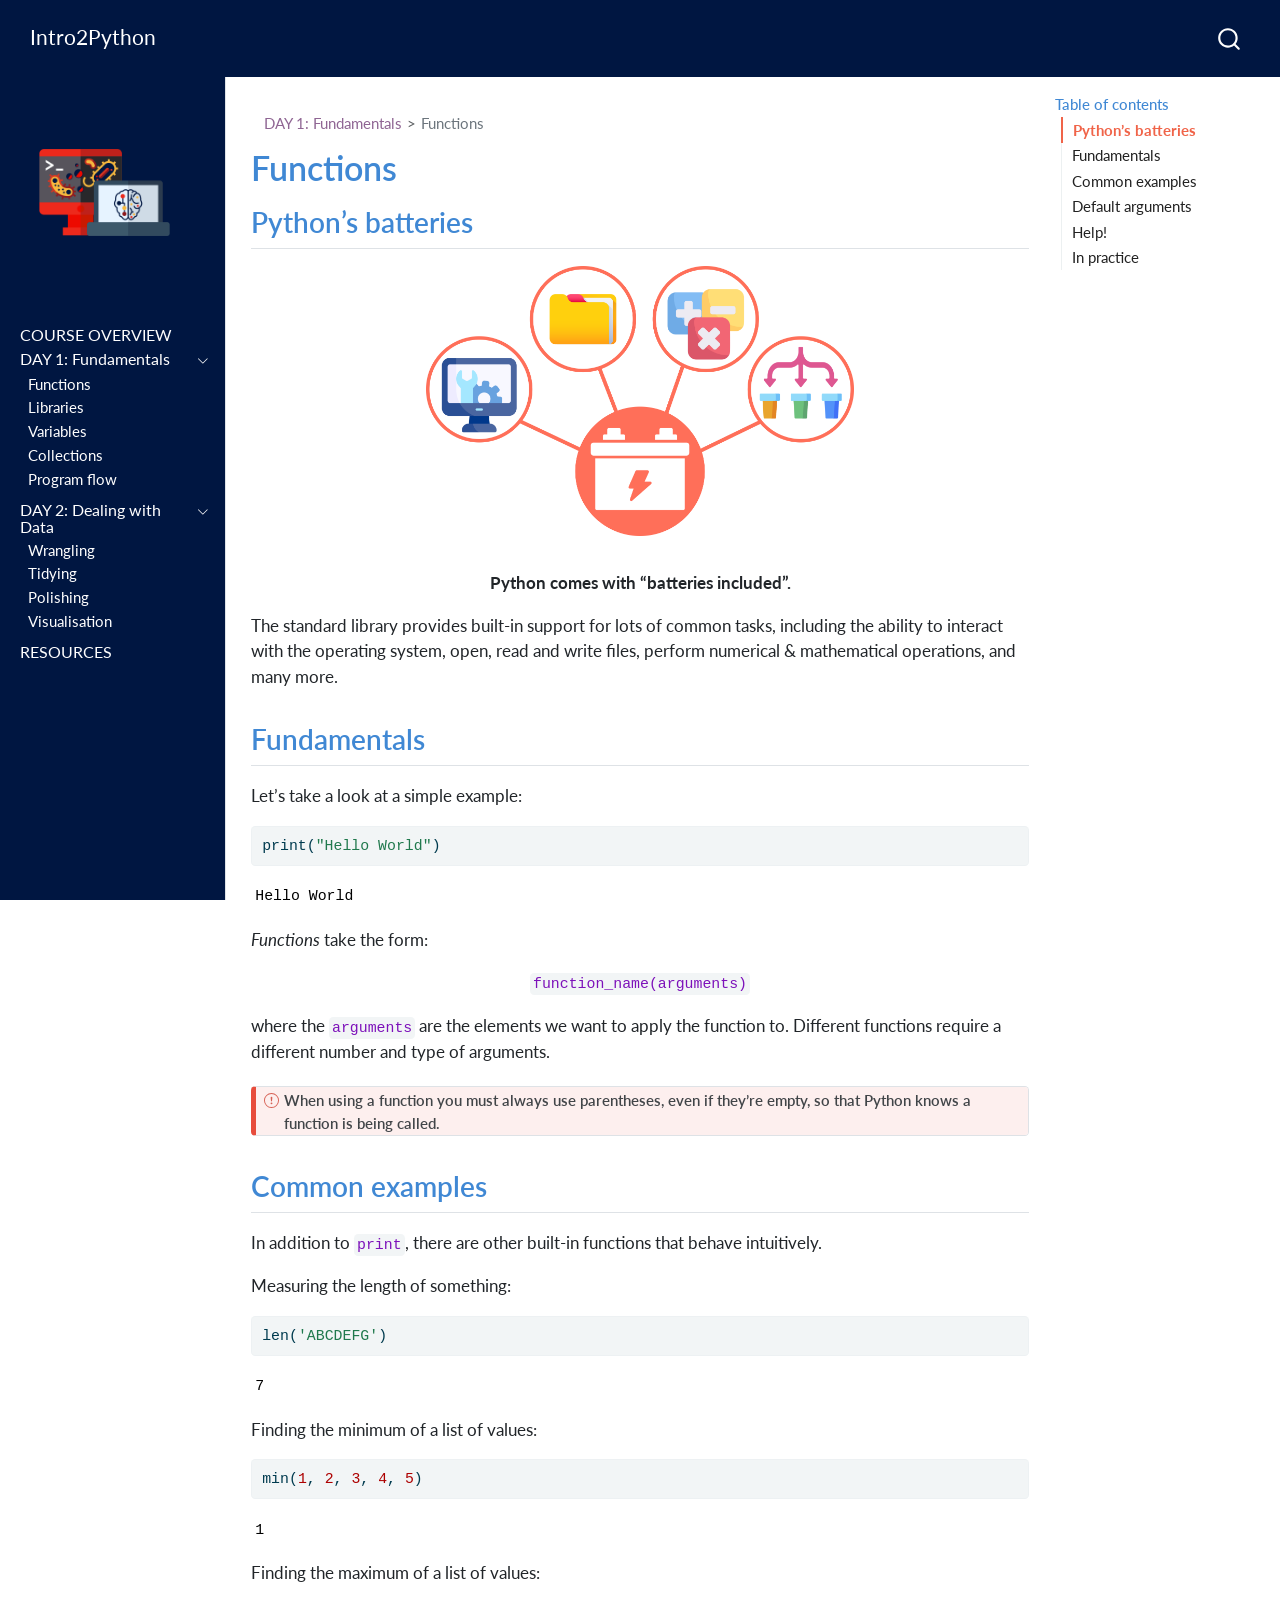
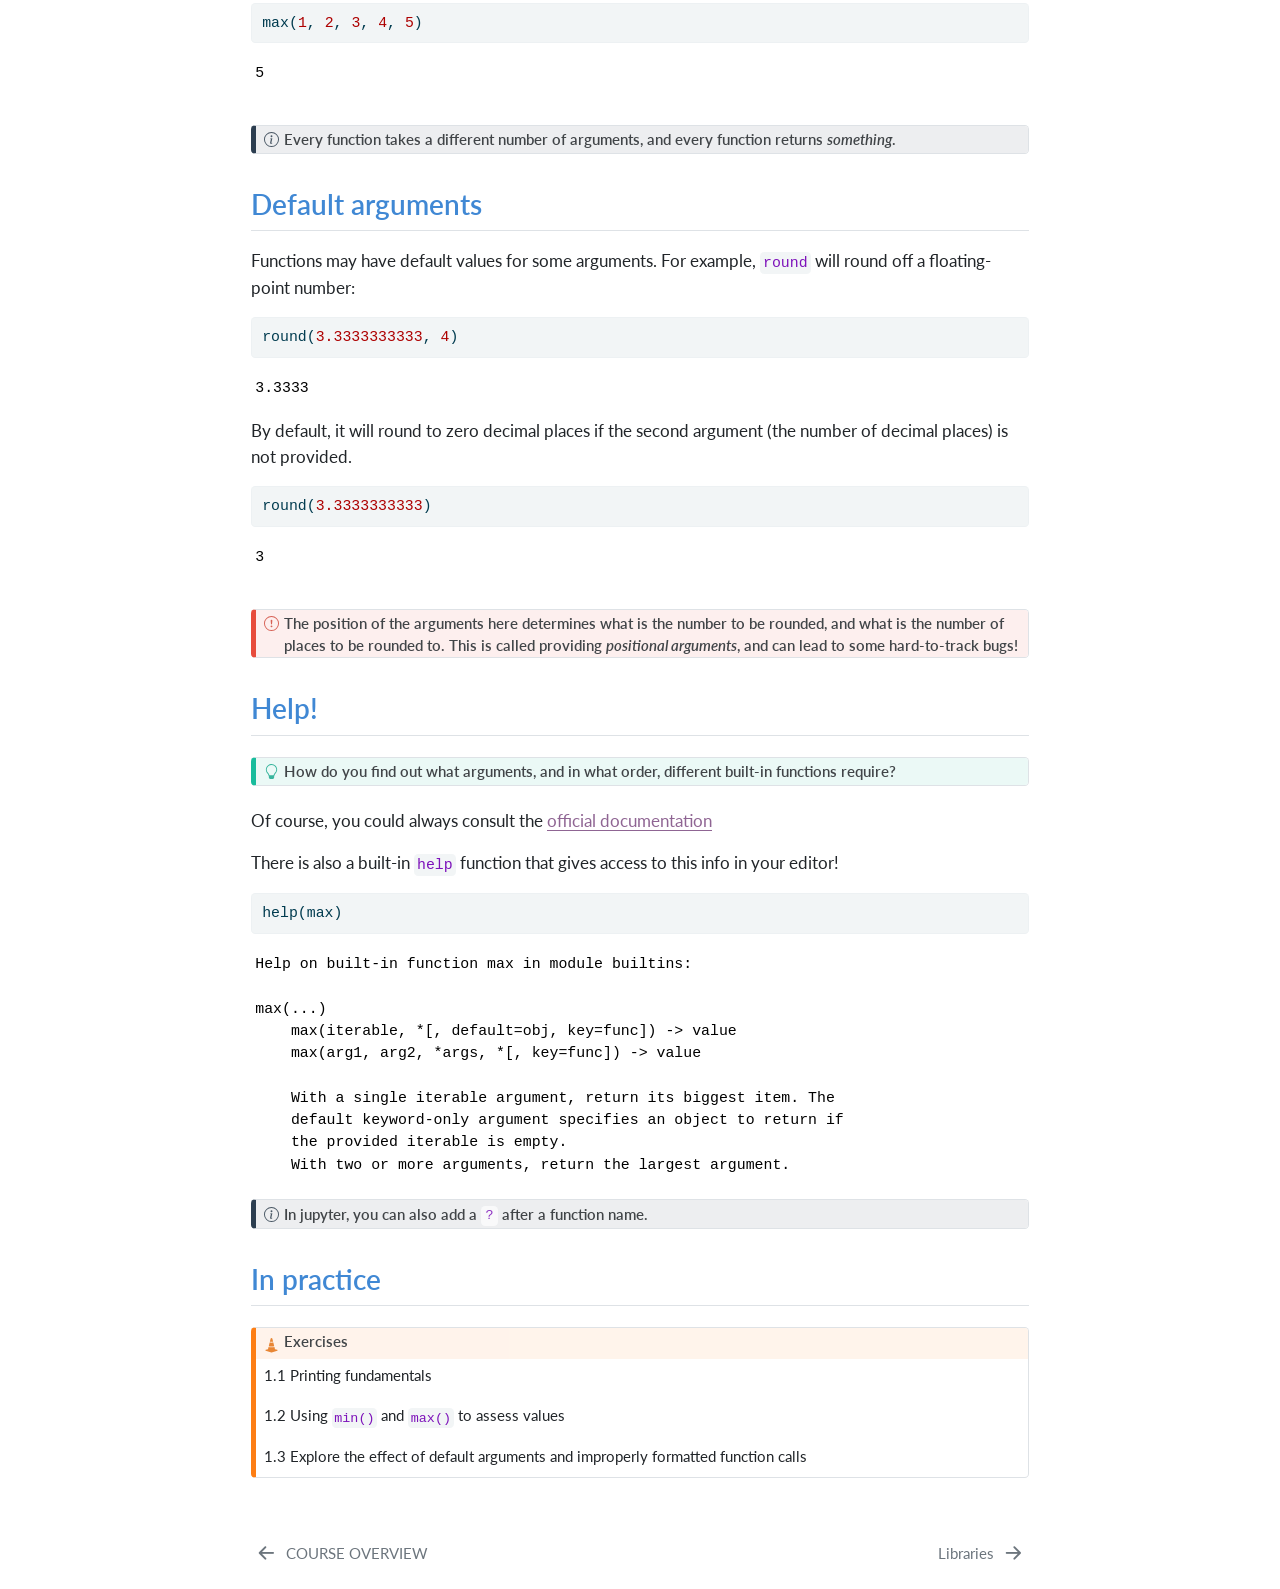
<file: pages/functions.html>
<!DOCTYPE html>
<html xmlns="http://www.w3.org/1999/xhtml" lang="en" xml:lang="en"><head>

<meta charset="utf-8">
<meta name="generator" content="quarto-1.8.27">

<meta name="viewport" content="width=device-width, initial-scale=1.0, user-scalable=yes">


<title>Functions – Intro2Python</title>
<style>
code{white-space: pre-wrap;}
span.smallcaps{font-variant: small-caps;}
div.columns{display: flex; gap: min(4vw, 1.5em);}
div.column{flex: auto; overflow-x: auto;}
div.hanging-indent{margin-left: 1.5em; text-indent: -1.5em;}
ul.task-list{list-style: none;}
ul.task-list li input[type="checkbox"] {
  width: 0.8em;
  margin: 0 0.8em 0.2em -1em; /* quarto-specific, see https://github.com/quarto-dev/quarto-cli/issues/4556 */ 
  vertical-align: middle;
}
/* CSS for syntax highlighting */
html { -webkit-text-size-adjust: 100%; }
pre > code.sourceCode { white-space: pre; position: relative; }
pre > code.sourceCode > span { display: inline-block; line-height: 1.25; }
pre > code.sourceCode > span:empty { height: 1.2em; }
.sourceCode { overflow: visible; }
code.sourceCode > span { color: inherit; text-decoration: inherit; }
div.sourceCode { margin: 1em 0; }
pre.sourceCode { margin: 0; }
@media screen {
div.sourceCode { overflow: auto; }
}
@media print {
pre > code.sourceCode { white-space: pre-wrap; }
pre > code.sourceCode > span { text-indent: -5em; padding-left: 5em; }
}
pre.numberSource code
  { counter-reset: source-line 0; }
pre.numberSource code > span
  { position: relative; left: -4em; counter-increment: source-line; }
pre.numberSource code > span > a:first-child::before
  { content: counter(source-line);
    position: relative; left: -1em; text-align: right; vertical-align: baseline;
    border: none; display: inline-block;
    -webkit-touch-callout: none; -webkit-user-select: none;
    -khtml-user-select: none; -moz-user-select: none;
    -ms-user-select: none; user-select: none;
    padding: 0 4px; width: 4em;
  }
pre.numberSource { margin-left: 3em;  padding-left: 4px; }
div.sourceCode
  {   }
@media screen {
pre > code.sourceCode > span > a:first-child::before { text-decoration: underline; }
}
</style>


<script src="../site_libs/quarto-nav/quarto-nav.js"></script>
<script src="../site_libs/quarto-nav/headroom.min.js"></script>
<script src="../site_libs/clipboard/clipboard.min.js"></script>
<script src="../site_libs/quarto-search/autocomplete.umd.js"></script>
<script src="../site_libs/quarto-search/fuse.min.js"></script>
<script src="../site_libs/quarto-search/quarto-search.js"></script>
<meta name="quarto:offset" content="../">
<link href="../pages/libraries.html" rel="next">
<link href="../index.html" rel="prev">
<script src="../site_libs/quarto-html/quarto.js" type="module"></script>
<script src="../site_libs/quarto-html/tabsets/tabsets.js" type="module"></script>
<script src="../site_libs/quarto-html/axe/axe-check.js" type="module"></script>
<script src="../site_libs/quarto-html/popper.min.js"></script>
<script src="../site_libs/quarto-html/tippy.umd.min.js"></script>
<script src="../site_libs/quarto-html/anchor.min.js"></script>
<link href="../site_libs/quarto-html/tippy.css" rel="stylesheet">
<link href="../site_libs/quarto-html/quarto-syntax-highlighting-ed96de9b727972fe78a7b5d16c58bf87.css" rel="stylesheet" id="quarto-text-highlighting-styles">
<script src="../site_libs/bootstrap/bootstrap.min.js"></script>
<link href="../site_libs/bootstrap/bootstrap-icons.css" rel="stylesheet">
<link href="../site_libs/bootstrap/bootstrap-86a5ba24d0f45f9e9ab157fcdf83119b.min.css" rel="stylesheet" append-hash="true" id="quarto-bootstrap" data-mode="light">
<script id="quarto-search-options" type="application/json">{
  "location": "navbar",
  "copy-button": false,
  "collapse-after": 3,
  "panel-placement": "end",
  "type": "overlay",
  "limit": 50,
  "keyboard-shortcut": [
    "f",
    "/",
    "s"
  ],
  "show-item-context": false,
  "language": {
    "search-no-results-text": "No results",
    "search-matching-documents-text": "matching documents",
    "search-copy-link-title": "Copy link to search",
    "search-hide-matches-text": "Hide additional matches",
    "search-more-match-text": "more match in this document",
    "search-more-matches-text": "more matches in this document",
    "search-clear-button-title": "Clear",
    "search-text-placeholder": "",
    "search-detached-cancel-button-title": "Cancel",
    "search-submit-button-title": "Submit",
    "search-label": "Search"
  }
}</script>


<link rel="stylesheet" href="../theme.css">
</head>

<body class="nav-sidebar docked nav-fixed quarto-light">

<div id="quarto-search-results"></div>
  <header id="quarto-header" class="headroom fixed-top">
    <nav class="navbar navbar-expand-lg " data-bs-theme="dark">
      <div class="navbar-container container-fluid">
      <div class="navbar-brand-container mx-auto">
    <a class="navbar-brand" href="../index.html">
    <span class="navbar-title">Intro2Python</span>
    </a>
  </div>
        <div class="quarto-navbar-tools tools-end">
</div>
          <div id="quarto-search" class="" title="Search"></div>
      </div> <!-- /container-fluid -->
    </nav>
  <nav class="quarto-secondary-nav">
    <div class="container-fluid d-flex">
      <button type="button" class="quarto-btn-toggle btn" data-bs-toggle="collapse" role="button" data-bs-target=".quarto-sidebar-collapse-item" aria-controls="quarto-sidebar" aria-expanded="false" aria-label="Toggle sidebar navigation" onclick="if (window.quartoToggleHeadroom) { window.quartoToggleHeadroom(); }">
        <i class="bi bi-layout-text-sidebar-reverse"></i>
      </button>
        <nav class="quarto-page-breadcrumbs" aria-label="breadcrumb"><ol class="breadcrumb"><li class="breadcrumb-item"><a href="../pages/functions.html">DAY 1: Fundamentals</a></li><li class="breadcrumb-item"><a href="../pages/functions.html">Functions</a></li></ol></nav>
        <a class="flex-grow-1" role="navigation" data-bs-toggle="collapse" data-bs-target=".quarto-sidebar-collapse-item" aria-controls="quarto-sidebar" aria-expanded="false" aria-label="Toggle sidebar navigation" onclick="if (window.quartoToggleHeadroom) { window.quartoToggleHeadroom(); }">      
        </a>
      <button type="button" class="btn quarto-search-button" aria-label="Search" onclick="window.quartoOpenSearch();">
        <i class="bi bi-search"></i>
      </button>
    </div>
  </nav>
</header>
<!-- content -->
<div id="quarto-content" class="quarto-container page-columns page-rows-contents page-layout-article page-navbar">
<!-- sidebar -->
  <nav id="quarto-sidebar" class="sidebar collapse collapse-horizontal quarto-sidebar-collapse-item sidebar-navigation docked overflow-auto">
    <div class="pt-lg-2 mt-2 text-left sidebar-header sidebar-header-stacked">
      <a href="../index.html" class="sidebar-logo-link">
      <img src="../pages/images/logo_transparent.png" alt="" class="sidebar-logo light-content py-0 d-lg-inline d-none">
      <img src="../pages/images/logo_transparent.png" alt="" class="sidebar-logo dark-content py-0 d-lg-inline d-none">
      </a>
      </div>
        <div class="mt-2 flex-shrink-0 align-items-center">
        <div class="sidebar-search">
        <div id="quarto-search" class="" title="Search"></div>
        </div>
        </div>
    <div class="sidebar-menu-container"> 
    <ul class="list-unstyled mt-1">
        <li class="sidebar-item">
  <div class="sidebar-item-container"> 
  <a href="../index.html" class="sidebar-item-text sidebar-link">
 <span class="menu-text">COURSE OVERVIEW</span></a>
  </div>
</li>
        <li class="sidebar-item sidebar-item-section">
      <div class="sidebar-item-container"> 
            <a class="sidebar-item-text sidebar-link text-start" data-bs-toggle="collapse" data-bs-target="#quarto-sidebar-section-1" role="navigation" aria-expanded="true">
 <span class="menu-text">DAY 1: Fundamentals</span></a>
          <a class="sidebar-item-toggle text-start" data-bs-toggle="collapse" data-bs-target="#quarto-sidebar-section-1" role="navigation" aria-expanded="true" aria-label="Toggle section">
            <i class="bi bi-chevron-right ms-2"></i>
          </a> 
      </div>
      <ul id="quarto-sidebar-section-1" class="collapse list-unstyled sidebar-section depth1 show">  
          <li class="sidebar-item">
  <div class="sidebar-item-container"> 
  <a href="../pages/functions.html" class="sidebar-item-text sidebar-link active">
 <span class="menu-text">Functions</span></a>
  </div>
</li>
          <li class="sidebar-item">
  <div class="sidebar-item-container"> 
  <a href="../pages/libraries.html" class="sidebar-item-text sidebar-link">
 <span class="menu-text">Libraries</span></a>
  </div>
</li>
          <li class="sidebar-item">
  <div class="sidebar-item-container"> 
  <a href="../pages/variables-types.html" class="sidebar-item-text sidebar-link">
 <span class="menu-text">Variables</span></a>
  </div>
</li>
          <li class="sidebar-item">
  <div class="sidebar-item-container"> 
  <a href="../pages/collections.html" class="sidebar-item-text sidebar-link">
 <span class="menu-text">Collections</span></a>
  </div>
</li>
          <li class="sidebar-item">
  <div class="sidebar-item-container"> 
  <a href="../pages/program-flow-control.html" class="sidebar-item-text sidebar-link">
 <span class="menu-text">Program flow</span></a>
  </div>
</li>
      </ul>
  </li>
        <li class="sidebar-item sidebar-item-section">
      <div class="sidebar-item-container"> 
            <a class="sidebar-item-text sidebar-link text-start" data-bs-toggle="collapse" data-bs-target="#quarto-sidebar-section-2" role="navigation" aria-expanded="true">
 <span class="menu-text">DAY 2: Dealing with Data</span></a>
          <a class="sidebar-item-toggle text-start" data-bs-toggle="collapse" data-bs-target="#quarto-sidebar-section-2" role="navigation" aria-expanded="true" aria-label="Toggle section">
            <i class="bi bi-chevron-right ms-2"></i>
          </a> 
      </div>
      <ul id="quarto-sidebar-section-2" class="collapse list-unstyled sidebar-section depth1 show">  
          <li class="sidebar-item">
  <div class="sidebar-item-container"> 
  <a href="../pages/data-wrangling.html" class="sidebar-item-text sidebar-link">
 <span class="menu-text">Wrangling</span></a>
  </div>
</li>
          <li class="sidebar-item">
  <div class="sidebar-item-container"> 
  <a href="../pages/data-processing.html" class="sidebar-item-text sidebar-link">
 <span class="menu-text">Tidying</span></a>
  </div>
</li>
          <li class="sidebar-item">
  <div class="sidebar-item-container"> 
  <a href="../pages/data-polishing.html" class="sidebar-item-text sidebar-link">
 <span class="menu-text">Polishing</span></a>
  </div>
</li>
          <li class="sidebar-item">
  <div class="sidebar-item-container"> 
  <a href="../pages/data-viz.html" class="sidebar-item-text sidebar-link">
 <span class="menu-text">Visualisation</span></a>
  </div>
</li>
      </ul>
  </li>
        <li class="sidebar-item">
  <div class="sidebar-item-container"> 
  <a href="../pages/resources.html" class="sidebar-item-text sidebar-link">
 <span class="menu-text">RESOURCES</span></a>
  </div>
</li>
    </ul>
    </div>
</nav>
<div id="quarto-sidebar-glass" class="quarto-sidebar-collapse-item" data-bs-toggle="collapse" data-bs-target=".quarto-sidebar-collapse-item"></div>
<!-- margin-sidebar -->
    <div id="quarto-margin-sidebar" class="sidebar margin-sidebar">
        <nav id="TOC" role="doc-toc" class="toc-active">
    <h2 id="toc-title">Table of contents</h2>
   
  <ul>
  <li><a href="#pythons-batteries" id="toc-pythons-batteries" class="nav-link active" data-scroll-target="#pythons-batteries">Python’s batteries</a></li>
  <li><a href="#fundamentals" id="toc-fundamentals" class="nav-link" data-scroll-target="#fundamentals">Fundamentals</a></li>
  <li><a href="#common-examples" id="toc-common-examples" class="nav-link" data-scroll-target="#common-examples">Common examples</a></li>
  <li><a href="#default-arguments" id="toc-default-arguments" class="nav-link" data-scroll-target="#default-arguments">Default arguments</a></li>
  <li><a href="#help" id="toc-help" class="nav-link" data-scroll-target="#help">Help!</a></li>
  <li><a href="#in-practice" id="toc-in-practice" class="nav-link" data-scroll-target="#in-practice">In practice</a></li>
  </ul>
</nav>
    </div>
<!-- main -->
<main class="content" id="quarto-document-content">

<header id="title-block-header" class="quarto-title-block default"><nav class="quarto-page-breadcrumbs quarto-title-breadcrumbs d-none d-lg-block" aria-label="breadcrumb"><ol class="breadcrumb"><li class="breadcrumb-item"><a href="../pages/functions.html">DAY 1: Fundamentals</a></li><li class="breadcrumb-item"><a href="../pages/functions.html">Functions</a></li></ol></nav>
<div class="quarto-title">
<h1 class="title">Functions</h1>
</div>



<div class="quarto-title-meta">

    
  
    
  </div>
  


</header>


<section id="pythons-batteries" class="level2 nostretch">
<h2 class="nostretch anchored" data-anchor-id="pythons-batteries">Python’s batteries</h2>
<div class="quarto-figure quarto-figure-center">
<figure class="figure">
<p><img src="images/bateries-included.png" class="img-fluid quarto-figure quarto-figure-center figure-img" style="width:55.0%"></p>
</figure>
</div>
<p font-size="55pt" align="center">
<strong>Python comes with “batteries included”.</strong>
</p>
<p>The standard library provides built-in support for lots of common tasks, including the ability to interact with the operating system, open, read and write files, perform numerical &amp; mathematical operations, and many more.</p>
</section>
<section id="fundamentals" class="level2">
<h2 class="anchored" data-anchor-id="fundamentals">Fundamentals</h2>
<p>Let’s take a look at a simple example:</p>
<div id="12ac0e94" class="cell" data-execution_count="1">
<div class="code-copy-outer-scaffold"><div class="sourceCode cell-code" id="cb1"><pre class="sourceCode python code-with-copy"><code class="sourceCode python"><span id="cb1-1"><a href="#cb1-1" aria-hidden="true" tabindex="-1"></a><span class="bu">print</span>(<span class="st">"Hello World"</span>)</span></code></pre></div><button title="Copy to Clipboard" class="code-copy-button"><i class="bi"></i></button></div>
<div class="cell-output cell-output-stdout">
<pre><code>Hello World</code></pre>
</div>
</div>
<p><em>Functions</em> take the form:</p>
<p font-size="55pt" align="center">
<code>function_name(arguments)</code>
</p>
<p>where the <code>arguments</code> are the elements we want to apply the function to. Different functions require a different number and type of arguments.</p>
<div class="callout callout-style-default callout-important callout-empty-content callout-titled">
<div class="callout-header d-flex align-content-center">
<div class="callout-icon-container">
<i class="callout-icon"></i>
</div>
<div class="callout-title-container flex-fill">
<span class="screen-reader-only">Important</span>When using a function you must always use parentheses, even if they’re empty, so that Python knows a function is being called.
</div>
</div>
<div class="callout-body-container callout-body">

</div>
</div>
</section>
<section id="common-examples" class="level2">
<h2 class="anchored" data-anchor-id="common-examples">Common examples</h2>
<p>In addition to <code>print</code>, there are other built-in functions that behave intuitively.</p>
<p>Measuring the length of something:</p>
<div id="7c86a909" class="cell" data-execution_count="2">
<div class="code-copy-outer-scaffold"><div class="sourceCode cell-code" id="cb3"><pre class="sourceCode python code-with-copy"><code class="sourceCode python"><span id="cb3-1"><a href="#cb3-1" aria-hidden="true" tabindex="-1"></a><span class="bu">len</span>(<span class="st">'ABCDEFG'</span>)</span></code></pre></div><button title="Copy to Clipboard" class="code-copy-button"><i class="bi"></i></button></div>
<div class="cell-output cell-output-display" data-execution_count="2">
<pre><code>7</code></pre>
</div>
</div>
<p>Finding the minimum of a list of values:</p>
<div id="874cc323" class="cell" data-execution_count="3">
<div class="code-copy-outer-scaffold"><div class="sourceCode cell-code" id="cb5"><pre class="sourceCode python code-with-copy"><code class="sourceCode python"><span id="cb5-1"><a href="#cb5-1" aria-hidden="true" tabindex="-1"></a><span class="bu">min</span>(<span class="dv">1</span>, <span class="dv">2</span>, <span class="dv">3</span>, <span class="dv">4</span>, <span class="dv">5</span>)</span></code></pre></div><button title="Copy to Clipboard" class="code-copy-button"><i class="bi"></i></button></div>
<div class="cell-output cell-output-display" data-execution_count="3">
<pre><code>1</code></pre>
</div>
</div>
<p>Finding the maximum of a list of values:</p>
<div id="701a23e1" class="cell" data-execution_count="4">
<div class="code-copy-outer-scaffold"><div class="sourceCode cell-code" id="cb7"><pre class="sourceCode python code-with-copy"><code class="sourceCode python"><span id="cb7-1"><a href="#cb7-1" aria-hidden="true" tabindex="-1"></a><span class="bu">max</span>(<span class="dv">1</span>, <span class="dv">2</span>, <span class="dv">3</span>, <span class="dv">4</span>, <span class="dv">5</span>)</span></code></pre></div><button title="Copy to Clipboard" class="code-copy-button"><i class="bi"></i></button></div>
<div class="cell-output cell-output-display" data-execution_count="4">
<pre><code>5</code></pre>
</div>
</div>
<div class="callout callout-style-default callout-note callout-empty-content callout-titled">
<div class="callout-header d-flex align-content-center">
<div class="callout-icon-container">
<i class="callout-icon"></i>
</div>
<div class="callout-title-container flex-fill">
<span class="screen-reader-only">Note</span>Every function takes a different number of arguments, and every function returns <em>something</em>.
</div>
</div>
<div class="callout-body-container callout-body">

</div>
</div>
<!-- Every function call produces some result.
If the function doesn’t have a useful result to return, it usually returns the special value None. None is a Python object that stands in anytime there is no value. -->
</section>
<section id="default-arguments" class="level2">
<h2 class="anchored" data-anchor-id="default-arguments">Default arguments</h2>
<p>Functions may have default values for some arguments. For example, <code>round</code> will round off a floating-point number:</p>
<div id="3c5172d8" class="cell" data-execution_count="5">
<div class="code-copy-outer-scaffold"><div class="sourceCode cell-code" id="cb9"><pre class="sourceCode python code-with-copy"><code class="sourceCode python"><span id="cb9-1"><a href="#cb9-1" aria-hidden="true" tabindex="-1"></a><span class="bu">round</span>(<span class="fl">3.3333333333</span>, <span class="dv">4</span>)</span></code></pre></div><button title="Copy to Clipboard" class="code-copy-button"><i class="bi"></i></button></div>
<div class="cell-output cell-output-display" data-execution_count="5">
<pre><code>3.3333</code></pre>
</div>
</div>
<p>By default, it will round to zero decimal places if the second argument (the number of decimal places) is not provided.</p>
<div id="00d76108" class="cell" data-execution_count="6">
<div class="code-copy-outer-scaffold"><div class="sourceCode cell-code" id="cb11"><pre class="sourceCode python code-with-copy"><code class="sourceCode python"><span id="cb11-1"><a href="#cb11-1" aria-hidden="true" tabindex="-1"></a><span class="bu">round</span>(<span class="fl">3.3333333333</span>)</span></code></pre></div><button title="Copy to Clipboard" class="code-copy-button"><i class="bi"></i></button></div>
<div class="cell-output cell-output-display" data-execution_count="6">
<pre><code>3</code></pre>
</div>
</div>
<div class="callout callout-style-default callout-important callout-empty-content callout-titled">
<div class="callout-header d-flex align-content-center">
<div class="callout-icon-container">
<i class="callout-icon"></i>
</div>
<div class="callout-title-container flex-fill">
<span class="screen-reader-only">Important</span>The position of the arguments here determines what is the number to be rounded, and what is the number of places to be rounded to. This is called providing <em>positional arguments</em>, and can lead to some hard-to-track bugs!
</div>
</div>
<div class="callout-body-container callout-body">

</div>
</div>
</section>
<section id="help" class="level2">
<h2 class="anchored" data-anchor-id="help">Help!</h2>
<div class="callout callout-style-default callout-tip callout-empty-content callout-titled">
<div class="callout-header d-flex align-content-center">
<div class="callout-icon-container">
<i class="callout-icon"></i>
</div>
<div class="callout-title-container flex-fill">
<span class="screen-reader-only">Tip</span>How do you find out what arguments, and in what order, different built-in functions require?
</div>
</div>
<div class="callout-body-container callout-body">

</div>
</div>
<p>Of course, you could always consult the <a href="https://docs.python.org/3/library/functions.html">official documentation</a></p>
<p>There is also a built-in <code>help</code> function that gives access to this info in your editor!</p>
<div id="f82a18be" class="cell" data-execution_count="7">
<div class="code-copy-outer-scaffold"><div class="sourceCode cell-code" id="cb13"><pre class="sourceCode python code-with-copy"><code class="sourceCode python"><span id="cb13-1"><a href="#cb13-1" aria-hidden="true" tabindex="-1"></a><span class="bu">help</span>(<span class="bu">max</span>)</span></code></pre></div><button title="Copy to Clipboard" class="code-copy-button"><i class="bi"></i></button></div>
<div class="cell-output cell-output-stdout">
<pre><code>Help on built-in function max in module builtins:

max(...)
    max(iterable, *[, default=obj, key=func]) -&gt; value
    max(arg1, arg2, *args, *[, key=func]) -&gt; value
    
    With a single iterable argument, return its biggest item. The
    default keyword-only argument specifies an object to return if
    the provided iterable is empty.
    With two or more arguments, return the largest argument.
</code></pre>
</div>
</div>
<div class="callout callout-style-default callout-note callout-empty-content callout-titled">
<div class="callout-header d-flex align-content-center">
<div class="callout-icon-container">
<i class="callout-icon"></i>
</div>
<div class="callout-title-container flex-fill">
<span class="screen-reader-only">Note</span>In jupyter, you can also add a <code>?</code> after a function name.
</div>
</div>
<div class="callout-body-container callout-body">

</div>
</div>
<!-- --- -->
</section>
<section id="in-practice" class="level2">
<h2 class="anchored" data-anchor-id="in-practice">In practice</h2>
<div class="callout callout-style-default callout-caution callout-titled">
<div class="callout-header d-flex align-content-center">
<div class="callout-icon-container">
<i class="callout-icon"></i>
</div>
<div class="callout-title-container flex-fill">
<span class="screen-reader-only">Caution</span>Exercises
</div>
</div>
<div class="callout-body-container callout-body">
<p>1.1 Printing fundamentals</p>
<p>1.2 Using <code>min()</code> and <code>max()</code> to assess values</p>
<p>1.3 Explore the effect of default arguments and improperly formatted function calls</p>
</div>
</div>


</section>

</main> <!-- /main -->
<script id="quarto-html-after-body" type="application/javascript">
  window.document.addEventListener("DOMContentLoaded", function (event) {
    const icon = "";
    const anchorJS = new window.AnchorJS();
    anchorJS.options = {
      placement: 'right',
      icon: icon
    };
    anchorJS.add('.anchored');
    const isCodeAnnotation = (el) => {
      for (const clz of el.classList) {
        if (clz.startsWith('code-annotation-')) {                     
          return true;
        }
      }
      return false;
    }
    const onCopySuccess = function(e) {
      // button target
      const button = e.trigger;
      // don't keep focus
      button.blur();
      // flash "checked"
      button.classList.add('code-copy-button-checked');
      var currentTitle = button.getAttribute("title");
      button.setAttribute("title", "Copied!");
      let tooltip;
      if (window.bootstrap) {
        button.setAttribute("data-bs-toggle", "tooltip");
        button.setAttribute("data-bs-placement", "left");
        button.setAttribute("data-bs-title", "Copied!");
        tooltip = new bootstrap.Tooltip(button, 
          { trigger: "manual", 
            customClass: "code-copy-button-tooltip",
            offset: [0, -8]});
        tooltip.show();    
      }
      setTimeout(function() {
        if (tooltip) {
          tooltip.hide();
          button.removeAttribute("data-bs-title");
          button.removeAttribute("data-bs-toggle");
          button.removeAttribute("data-bs-placement");
        }
        button.setAttribute("title", currentTitle);
        button.classList.remove('code-copy-button-checked');
      }, 1000);
      // clear code selection
      e.clearSelection();
    }
    const getTextToCopy = function(trigger) {
      const outerScaffold = trigger.parentElement.cloneNode(true);
      const codeEl = outerScaffold.querySelector('code');
      for (const childEl of codeEl.children) {
        if (isCodeAnnotation(childEl)) {
          childEl.remove();
        }
      }
      return codeEl.innerText;
    }
    const clipboard = new window.ClipboardJS('.code-copy-button:not([data-in-quarto-modal])', {
      text: getTextToCopy
    });
    clipboard.on('success', onCopySuccess);
    if (window.document.getElementById('quarto-embedded-source-code-modal')) {
      const clipboardModal = new window.ClipboardJS('.code-copy-button[data-in-quarto-modal]', {
        text: getTextToCopy,
        container: window.document.getElementById('quarto-embedded-source-code-modal')
      });
      clipboardModal.on('success', onCopySuccess);
    }
      var localhostRegex = new RegExp(/^(?:http|https):\/\/localhost\:?[0-9]*\//);
      var mailtoRegex = new RegExp(/^mailto:/);
        var filterRegex = new RegExp('/' + window.location.host + '/');
      var isInternal = (href) => {
          return filterRegex.test(href) || localhostRegex.test(href) || mailtoRegex.test(href);
      }
      // Inspect non-navigation links and adorn them if external
     var links = window.document.querySelectorAll('a[href]:not(.nav-link):not(.navbar-brand):not(.toc-action):not(.sidebar-link):not(.sidebar-item-toggle):not(.pagination-link):not(.no-external):not([aria-hidden]):not(.dropdown-item):not(.quarto-navigation-tool):not(.about-link)');
      for (var i=0; i<links.length; i++) {
        const link = links[i];
        if (!isInternal(link.href)) {
          // undo the damage that might have been done by quarto-nav.js in the case of
          // links that we want to consider external
          if (link.dataset.originalHref !== undefined) {
            link.href = link.dataset.originalHref;
          }
        }
      }
    function tippyHover(el, contentFn, onTriggerFn, onUntriggerFn) {
      const config = {
        allowHTML: true,
        maxWidth: 500,
        delay: 100,
        arrow: false,
        appendTo: function(el) {
            return el.parentElement;
        },
        interactive: true,
        interactiveBorder: 10,
        theme: 'quarto',
        placement: 'bottom-start',
      };
      if (contentFn) {
        config.content = contentFn;
      }
      if (onTriggerFn) {
        config.onTrigger = onTriggerFn;
      }
      if (onUntriggerFn) {
        config.onUntrigger = onUntriggerFn;
      }
      window.tippy(el, config); 
    }
    const noterefs = window.document.querySelectorAll('a[role="doc-noteref"]');
    for (var i=0; i<noterefs.length; i++) {
      const ref = noterefs[i];
      tippyHover(ref, function() {
        // use id or data attribute instead here
        let href = ref.getAttribute('data-footnote-href') || ref.getAttribute('href');
        try { href = new URL(href).hash; } catch {}
        const id = href.replace(/^#\/?/, "");
        const note = window.document.getElementById(id);
        if (note) {
          return note.innerHTML;
        } else {
          return "";
        }
      });
    }
    const xrefs = window.document.querySelectorAll('a.quarto-xref');
    const processXRef = (id, note) => {
      // Strip column container classes
      const stripColumnClz = (el) => {
        el.classList.remove("page-full", "page-columns");
        if (el.children) {
          for (const child of el.children) {
            stripColumnClz(child);
          }
        }
      }
      stripColumnClz(note)
      if (id === null || id.startsWith('sec-')) {
        // Special case sections, only their first couple elements
        const container = document.createElement("div");
        if (note.children && note.children.length > 2) {
          container.appendChild(note.children[0].cloneNode(true));
          for (let i = 1; i < note.children.length; i++) {
            const child = note.children[i];
            if (child.tagName === "P" && child.innerText === "") {
              continue;
            } else {
              container.appendChild(child.cloneNode(true));
              break;
            }
          }
          if (window.Quarto?.typesetMath) {
            window.Quarto.typesetMath(container);
          }
          return container.innerHTML
        } else {
          if (window.Quarto?.typesetMath) {
            window.Quarto.typesetMath(note);
          }
          return note.innerHTML;
        }
      } else {
        // Remove any anchor links if they are present
        const anchorLink = note.querySelector('a.anchorjs-link');
        if (anchorLink) {
          anchorLink.remove();
        }
        if (window.Quarto?.typesetMath) {
          window.Quarto.typesetMath(note);
        }
        if (note.classList.contains("callout")) {
          return note.outerHTML;
        } else {
          return note.innerHTML;
        }
      }
    }
    for (var i=0; i<xrefs.length; i++) {
      const xref = xrefs[i];
      tippyHover(xref, undefined, function(instance) {
        instance.disable();
        let url = xref.getAttribute('href');
        let hash = undefined; 
        if (url.startsWith('#')) {
          hash = url;
        } else {
          try { hash = new URL(url).hash; } catch {}
        }
        if (hash) {
          const id = hash.replace(/^#\/?/, "");
          const note = window.document.getElementById(id);
          if (note !== null) {
            try {
              const html = processXRef(id, note.cloneNode(true));
              instance.setContent(html);
            } finally {
              instance.enable();
              instance.show();
            }
          } else {
            // See if we can fetch this
            fetch(url.split('#')[0])
            .then(res => res.text())
            .then(html => {
              const parser = new DOMParser();
              const htmlDoc = parser.parseFromString(html, "text/html");
              const note = htmlDoc.getElementById(id);
              if (note !== null) {
                const html = processXRef(id, note);
                instance.setContent(html);
              } 
            }).finally(() => {
              instance.enable();
              instance.show();
            });
          }
        } else {
          // See if we can fetch a full url (with no hash to target)
          // This is a special case and we should probably do some content thinning / targeting
          fetch(url)
          .then(res => res.text())
          .then(html => {
            const parser = new DOMParser();
            const htmlDoc = parser.parseFromString(html, "text/html");
            const note = htmlDoc.querySelector('main.content');
            if (note !== null) {
              // This should only happen for chapter cross references
              // (since there is no id in the URL)
              // remove the first header
              if (note.children.length > 0 && note.children[0].tagName === "HEADER") {
                note.children[0].remove();
              }
              const html = processXRef(null, note);
              instance.setContent(html);
            } 
          }).finally(() => {
            instance.enable();
            instance.show();
          });
        }
      }, function(instance) {
      });
    }
        let selectedAnnoteEl;
        const selectorForAnnotation = ( cell, annotation) => {
          let cellAttr = 'data-code-cell="' + cell + '"';
          let lineAttr = 'data-code-annotation="' +  annotation + '"';
          const selector = 'span[' + cellAttr + '][' + lineAttr + ']';
          return selector;
        }
        const selectCodeLines = (annoteEl) => {
          const doc = window.document;
          const targetCell = annoteEl.getAttribute("data-target-cell");
          const targetAnnotation = annoteEl.getAttribute("data-target-annotation");
          const annoteSpan = window.document.querySelector(selectorForAnnotation(targetCell, targetAnnotation));
          const lines = annoteSpan.getAttribute("data-code-lines").split(",");
          const lineIds = lines.map((line) => {
            return targetCell + "-" + line;
          })
          let top = null;
          let height = null;
          let parent = null;
          if (lineIds.length > 0) {
              //compute the position of the single el (top and bottom and make a div)
              const el = window.document.getElementById(lineIds[0]);
              top = el.offsetTop;
              height = el.offsetHeight;
              parent = el.parentElement.parentElement;
            if (lineIds.length > 1) {
              const lastEl = window.document.getElementById(lineIds[lineIds.length - 1]);
              const bottom = lastEl.offsetTop + lastEl.offsetHeight;
              height = bottom - top;
            }
            if (top !== null && height !== null && parent !== null) {
              // cook up a div (if necessary) and position it 
              let div = window.document.getElementById("code-annotation-line-highlight");
              if (div === null) {
                div = window.document.createElement("div");
                div.setAttribute("id", "code-annotation-line-highlight");
                div.style.position = 'absolute';
                parent.appendChild(div);
              }
              div.style.top = top - 2 + "px";
              div.style.height = height + 4 + "px";
              div.style.left = 0;
              let gutterDiv = window.document.getElementById("code-annotation-line-highlight-gutter");
              if (gutterDiv === null) {
                gutterDiv = window.document.createElement("div");
                gutterDiv.setAttribute("id", "code-annotation-line-highlight-gutter");
                gutterDiv.style.position = 'absolute';
                const codeCell = window.document.getElementById(targetCell);
                const gutter = codeCell.querySelector('.code-annotation-gutter');
                gutter.appendChild(gutterDiv);
              }
              gutterDiv.style.top = top - 2 + "px";
              gutterDiv.style.height = height + 4 + "px";
            }
            selectedAnnoteEl = annoteEl;
          }
        };
        const unselectCodeLines = () => {
          const elementsIds = ["code-annotation-line-highlight", "code-annotation-line-highlight-gutter"];
          elementsIds.forEach((elId) => {
            const div = window.document.getElementById(elId);
            if (div) {
              div.remove();
            }
          });
          selectedAnnoteEl = undefined;
        };
          // Handle positioning of the toggle
      window.addEventListener(
        "resize",
        throttle(() => {
          elRect = undefined;
          if (selectedAnnoteEl) {
            selectCodeLines(selectedAnnoteEl);
          }
        }, 10)
      );
      function throttle(fn, ms) {
      let throttle = false;
      let timer;
        return (...args) => {
          if(!throttle) { // first call gets through
              fn.apply(this, args);
              throttle = true;
          } else { // all the others get throttled
              if(timer) clearTimeout(timer); // cancel #2
              timer = setTimeout(() => {
                fn.apply(this, args);
                timer = throttle = false;
              }, ms);
          }
        };
      }
        // Attach click handler to the DT
        const annoteDls = window.document.querySelectorAll('dt[data-target-cell]');
        for (const annoteDlNode of annoteDls) {
          annoteDlNode.addEventListener('click', (event) => {
            const clickedEl = event.target;
            if (clickedEl !== selectedAnnoteEl) {
              unselectCodeLines();
              const activeEl = window.document.querySelector('dt[data-target-cell].code-annotation-active');
              if (activeEl) {
                activeEl.classList.remove('code-annotation-active');
              }
              selectCodeLines(clickedEl);
              clickedEl.classList.add('code-annotation-active');
            } else {
              // Unselect the line
              unselectCodeLines();
              clickedEl.classList.remove('code-annotation-active');
            }
          });
        }
    const findCites = (el) => {
      const parentEl = el.parentElement;
      if (parentEl) {
        const cites = parentEl.dataset.cites;
        if (cites) {
          return {
            el,
            cites: cites.split(' ')
          };
        } else {
          return findCites(el.parentElement)
        }
      } else {
        return undefined;
      }
    };
    var bibliorefs = window.document.querySelectorAll('a[role="doc-biblioref"]');
    for (var i=0; i<bibliorefs.length; i++) {
      const ref = bibliorefs[i];
      const citeInfo = findCites(ref);
      if (citeInfo) {
        tippyHover(citeInfo.el, function() {
          var popup = window.document.createElement('div');
          citeInfo.cites.forEach(function(cite) {
            var citeDiv = window.document.createElement('div');
            citeDiv.classList.add('hanging-indent');
            citeDiv.classList.add('csl-entry');
            var biblioDiv = window.document.getElementById('ref-' + cite);
            if (biblioDiv) {
              citeDiv.innerHTML = biblioDiv.innerHTML;
            }
            popup.appendChild(citeDiv);
          });
          return popup.innerHTML;
        });
      }
    }
  });
  </script>
<nav class="page-navigation">
  <div class="nav-page nav-page-previous">
      <a href="../index.html" class="pagination-link" aria-label="COURSE OVERVIEW">
        <i class="bi bi-arrow-left-short"></i> <span class="nav-page-text">COURSE OVERVIEW</span>
      </a>          
  </div>
  <div class="nav-page nav-page-next">
      <a href="../pages/libraries.html" class="pagination-link" aria-label="Libraries">
        <span class="nav-page-text">Libraries</span> <i class="bi bi-arrow-right-short"></i>
      </a>
  </div>
</nav>
</div> <!-- /content -->




</body></html>
</file>
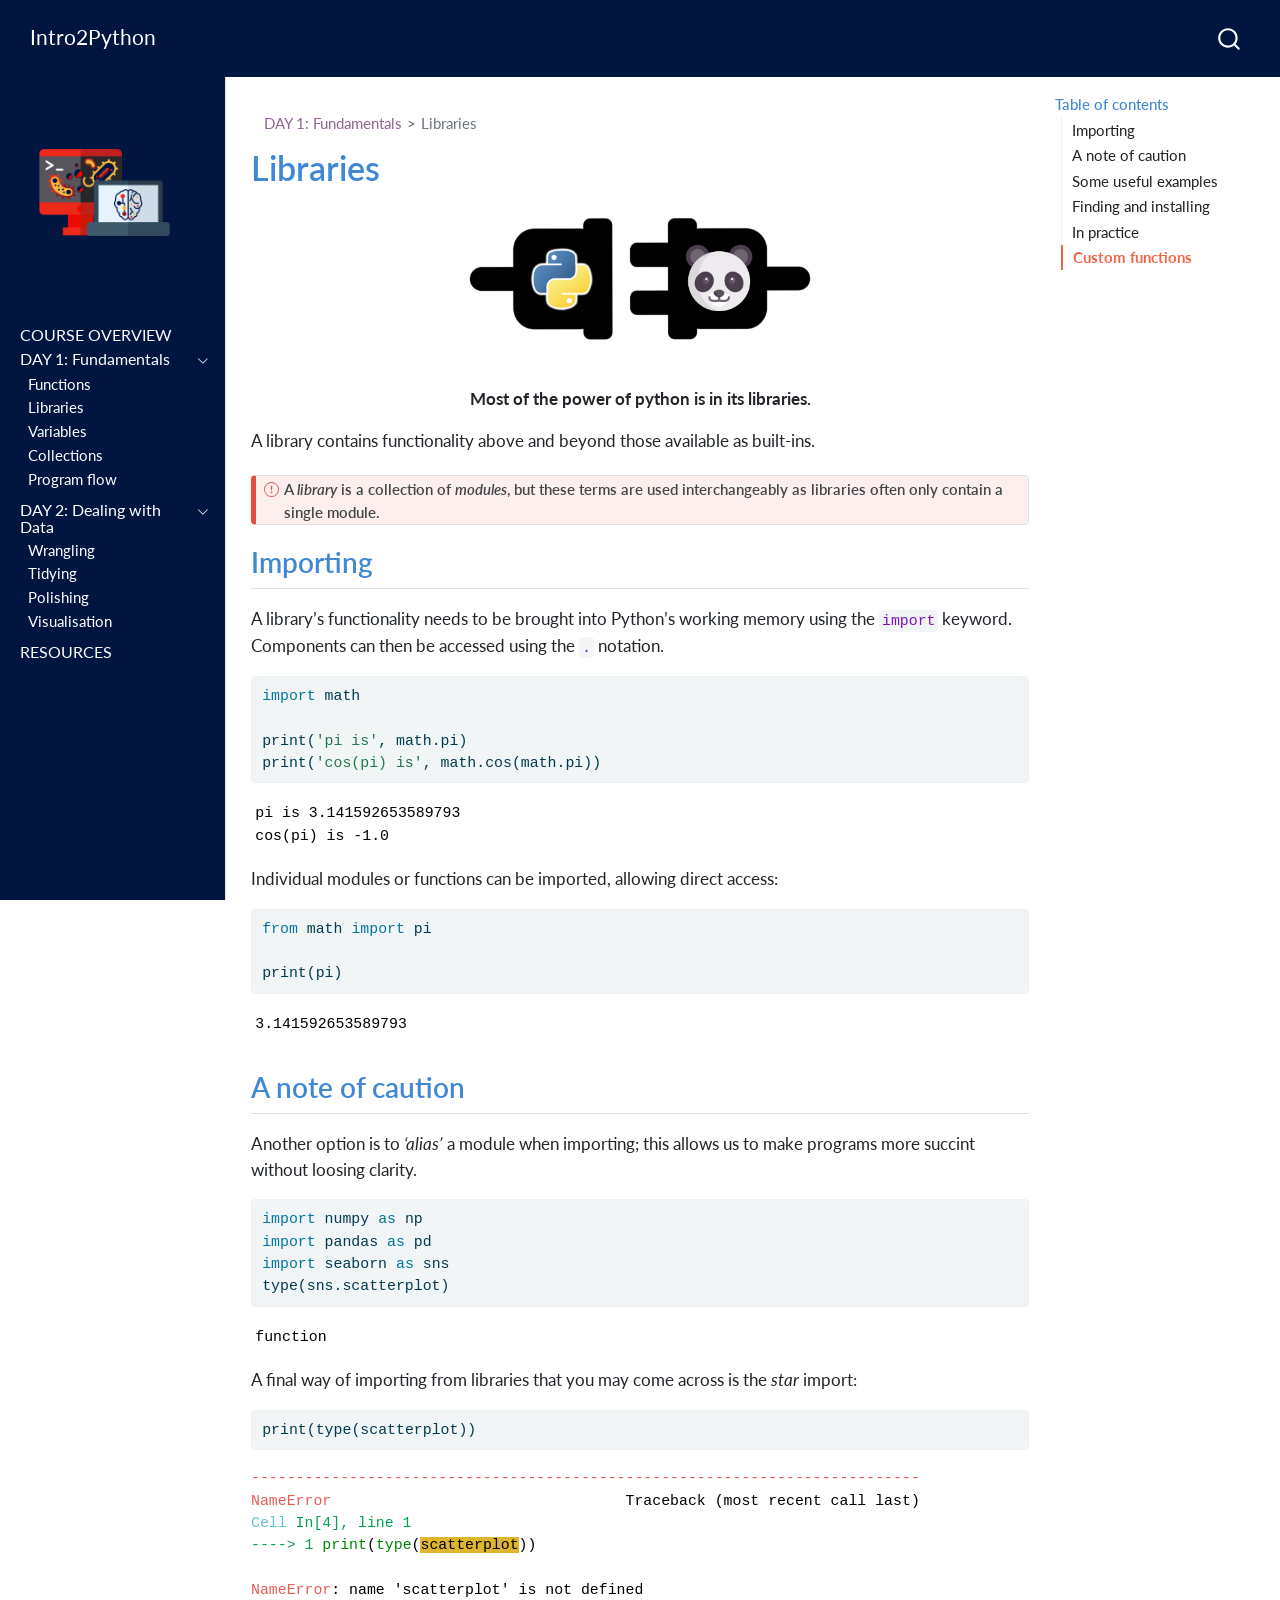
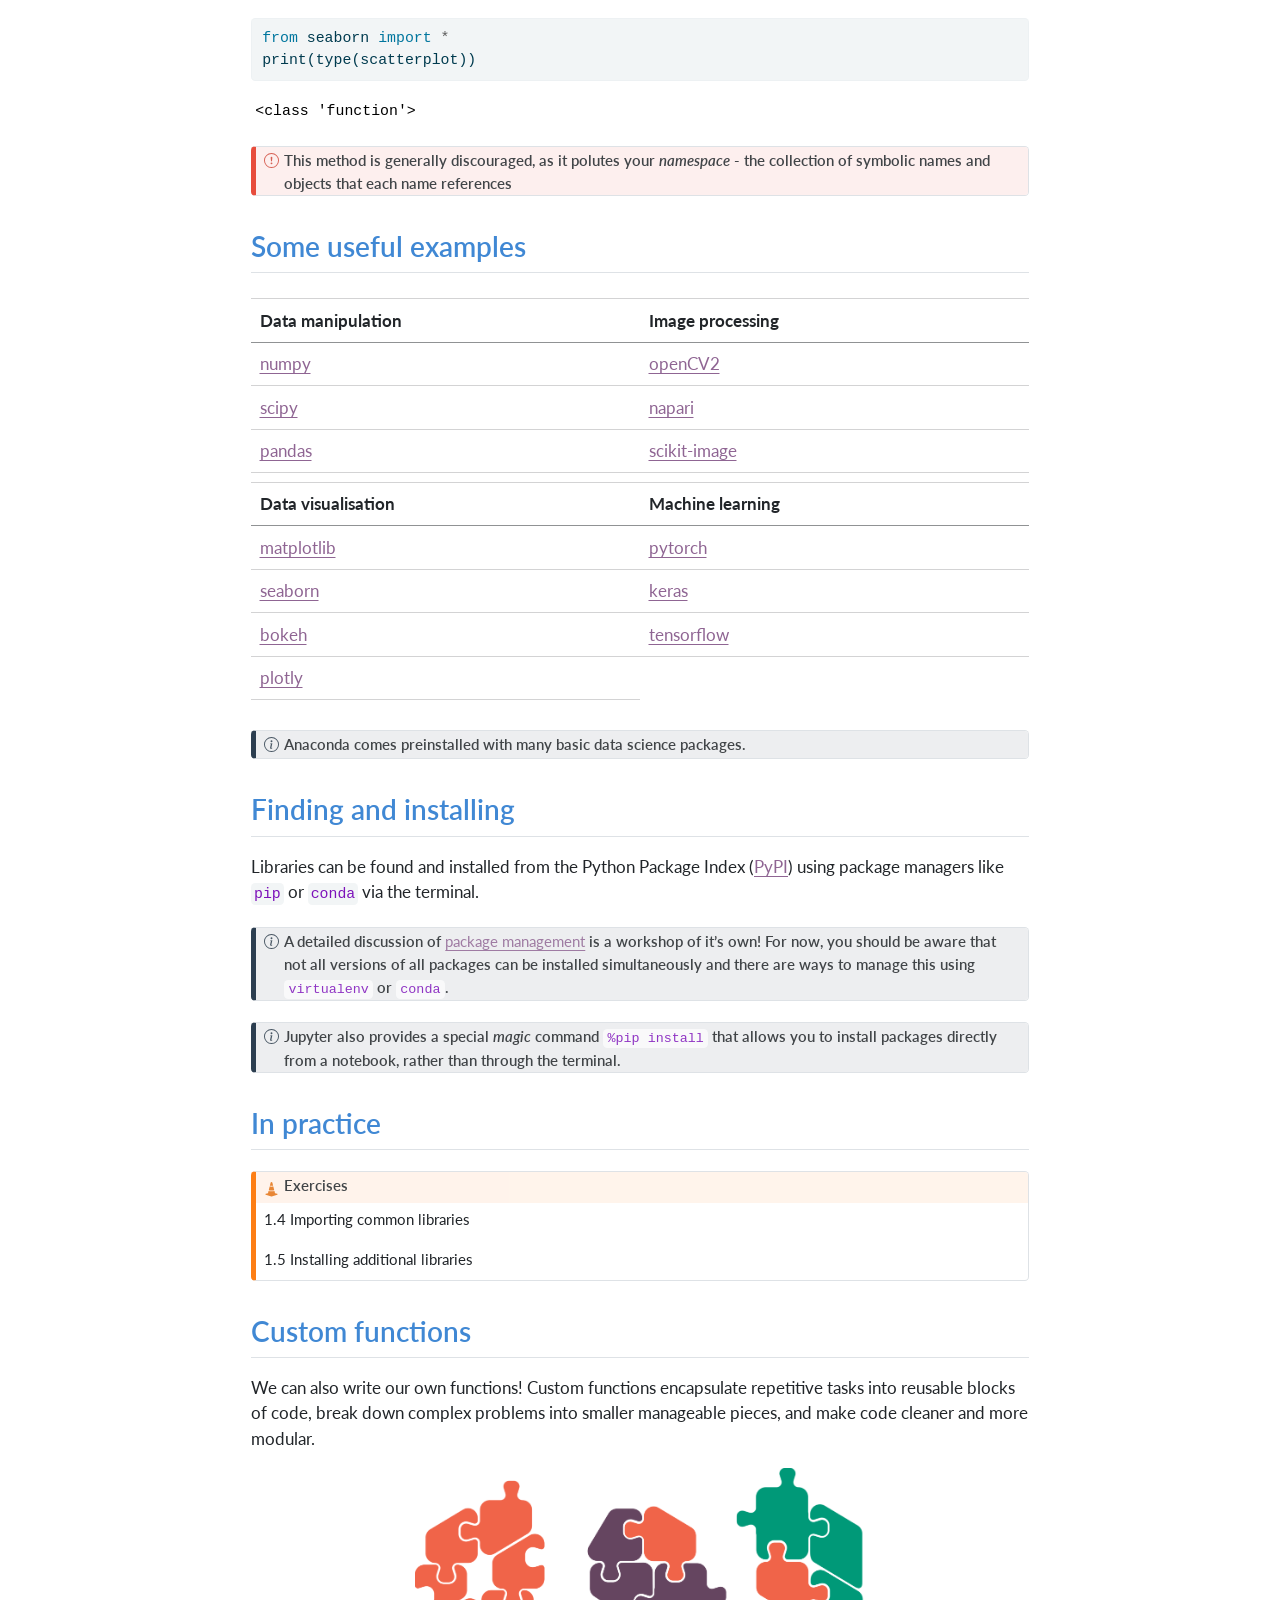
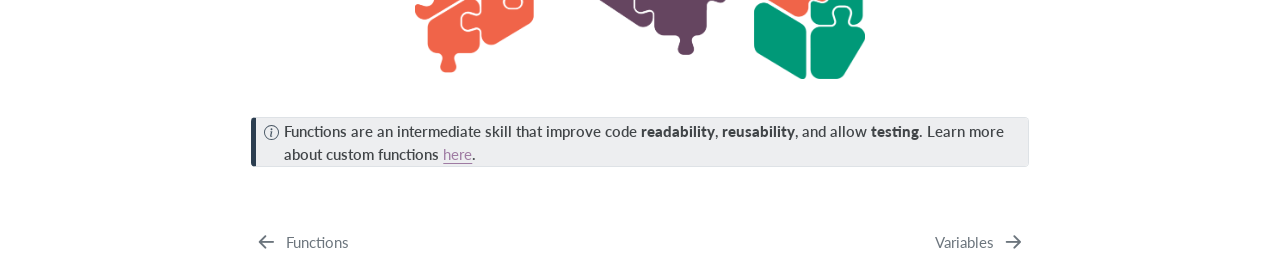
<file: pages/libraries.html>
<!DOCTYPE html>
<html xmlns="http://www.w3.org/1999/xhtml" lang="en" xml:lang="en"><head>

<meta charset="utf-8">
<meta name="generator" content="quarto-1.8.27">

<meta name="viewport" content="width=device-width, initial-scale=1.0, user-scalable=yes">


<title>Libraries – Intro2Python</title>
<style>
code{white-space: pre-wrap;}
span.smallcaps{font-variant: small-caps;}
div.columns{display: flex; gap: min(4vw, 1.5em);}
div.column{flex: auto; overflow-x: auto;}
div.hanging-indent{margin-left: 1.5em; text-indent: -1.5em;}
ul.task-list{list-style: none;}
ul.task-list li input[type="checkbox"] {
  width: 0.8em;
  margin: 0 0.8em 0.2em -1em; /* quarto-specific, see https://github.com/quarto-dev/quarto-cli/issues/4556 */ 
  vertical-align: middle;
}
/* CSS for syntax highlighting */
html { -webkit-text-size-adjust: 100%; }
pre > code.sourceCode { white-space: pre; position: relative; }
pre > code.sourceCode > span { display: inline-block; line-height: 1.25; }
pre > code.sourceCode > span:empty { height: 1.2em; }
.sourceCode { overflow: visible; }
code.sourceCode > span { color: inherit; text-decoration: inherit; }
div.sourceCode { margin: 1em 0; }
pre.sourceCode { margin: 0; }
@media screen {
div.sourceCode { overflow: auto; }
}
@media print {
pre > code.sourceCode { white-space: pre-wrap; }
pre > code.sourceCode > span { text-indent: -5em; padding-left: 5em; }
}
pre.numberSource code
  { counter-reset: source-line 0; }
pre.numberSource code > span
  { position: relative; left: -4em; counter-increment: source-line; }
pre.numberSource code > span > a:first-child::before
  { content: counter(source-line);
    position: relative; left: -1em; text-align: right; vertical-align: baseline;
    border: none; display: inline-block;
    -webkit-touch-callout: none; -webkit-user-select: none;
    -khtml-user-select: none; -moz-user-select: none;
    -ms-user-select: none; user-select: none;
    padding: 0 4px; width: 4em;
  }
pre.numberSource { margin-left: 3em;  padding-left: 4px; }
div.sourceCode
  {   }
@media screen {
pre > code.sourceCode > span > a:first-child::before { text-decoration: underline; }
}
</style>


<script src="../site_libs/quarto-nav/quarto-nav.js"></script>
<script src="../site_libs/quarto-nav/headroom.min.js"></script>
<script src="../site_libs/clipboard/clipboard.min.js"></script>
<script src="../site_libs/quarto-search/autocomplete.umd.js"></script>
<script src="../site_libs/quarto-search/fuse.min.js"></script>
<script src="../site_libs/quarto-search/quarto-search.js"></script>
<meta name="quarto:offset" content="../">
<link href="../pages/variables-types.html" rel="next">
<link href="../pages/functions.html" rel="prev">
<script src="../site_libs/quarto-html/quarto.js" type="module"></script>
<script src="../site_libs/quarto-html/tabsets/tabsets.js" type="module"></script>
<script src="../site_libs/quarto-html/axe/axe-check.js" type="module"></script>
<script src="../site_libs/quarto-html/popper.min.js"></script>
<script src="../site_libs/quarto-html/tippy.umd.min.js"></script>
<script src="../site_libs/quarto-html/anchor.min.js"></script>
<link href="../site_libs/quarto-html/tippy.css" rel="stylesheet">
<link href="../site_libs/quarto-html/quarto-syntax-highlighting-ed96de9b727972fe78a7b5d16c58bf87.css" rel="stylesheet" id="quarto-text-highlighting-styles">
<script src="../site_libs/bootstrap/bootstrap.min.js"></script>
<link href="../site_libs/bootstrap/bootstrap-icons.css" rel="stylesheet">
<link href="../site_libs/bootstrap/bootstrap-86a5ba24d0f45f9e9ab157fcdf83119b.min.css" rel="stylesheet" append-hash="true" id="quarto-bootstrap" data-mode="light">
<script id="quarto-search-options" type="application/json">{
  "location": "navbar",
  "copy-button": false,
  "collapse-after": 3,
  "panel-placement": "end",
  "type": "overlay",
  "limit": 50,
  "keyboard-shortcut": [
    "f",
    "/",
    "s"
  ],
  "show-item-context": false,
  "language": {
    "search-no-results-text": "No results",
    "search-matching-documents-text": "matching documents",
    "search-copy-link-title": "Copy link to search",
    "search-hide-matches-text": "Hide additional matches",
    "search-more-match-text": "more match in this document",
    "search-more-matches-text": "more matches in this document",
    "search-clear-button-title": "Clear",
    "search-text-placeholder": "",
    "search-detached-cancel-button-title": "Cancel",
    "search-submit-button-title": "Submit",
    "search-label": "Search"
  }
}</script>


<link rel="stylesheet" href="../theme.css">
</head>

<body class="nav-sidebar docked nav-fixed quarto-light">

<div id="quarto-search-results"></div>
  <header id="quarto-header" class="headroom fixed-top">
    <nav class="navbar navbar-expand-lg " data-bs-theme="dark">
      <div class="navbar-container container-fluid">
      <div class="navbar-brand-container mx-auto">
    <a class="navbar-brand" href="../index.html">
    <span class="navbar-title">Intro2Python</span>
    </a>
  </div>
        <div class="quarto-navbar-tools tools-end">
</div>
          <div id="quarto-search" class="" title="Search"></div>
      </div> <!-- /container-fluid -->
    </nav>
  <nav class="quarto-secondary-nav">
    <div class="container-fluid d-flex">
      <button type="button" class="quarto-btn-toggle btn" data-bs-toggle="collapse" role="button" data-bs-target=".quarto-sidebar-collapse-item" aria-controls="quarto-sidebar" aria-expanded="false" aria-label="Toggle sidebar navigation" onclick="if (window.quartoToggleHeadroom) { window.quartoToggleHeadroom(); }">
        <i class="bi bi-layout-text-sidebar-reverse"></i>
      </button>
        <nav class="quarto-page-breadcrumbs" aria-label="breadcrumb"><ol class="breadcrumb"><li class="breadcrumb-item"><a href="../pages/functions.html">DAY 1: Fundamentals</a></li><li class="breadcrumb-item"><a href="../pages/libraries.html">Libraries</a></li></ol></nav>
        <a class="flex-grow-1" role="navigation" data-bs-toggle="collapse" data-bs-target=".quarto-sidebar-collapse-item" aria-controls="quarto-sidebar" aria-expanded="false" aria-label="Toggle sidebar navigation" onclick="if (window.quartoToggleHeadroom) { window.quartoToggleHeadroom(); }">      
        </a>
      <button type="button" class="btn quarto-search-button" aria-label="Search" onclick="window.quartoOpenSearch();">
        <i class="bi bi-search"></i>
      </button>
    </div>
  </nav>
</header>
<!-- content -->
<div id="quarto-content" class="quarto-container page-columns page-rows-contents page-layout-article page-navbar">
<!-- sidebar -->
  <nav id="quarto-sidebar" class="sidebar collapse collapse-horizontal quarto-sidebar-collapse-item sidebar-navigation docked overflow-auto">
    <div class="pt-lg-2 mt-2 text-left sidebar-header sidebar-header-stacked">
      <a href="../index.html" class="sidebar-logo-link">
      <img src="../pages/images/logo_transparent.png" alt="" class="sidebar-logo light-content py-0 d-lg-inline d-none">
      <img src="../pages/images/logo_transparent.png" alt="" class="sidebar-logo dark-content py-0 d-lg-inline d-none">
      </a>
      </div>
        <div class="mt-2 flex-shrink-0 align-items-center">
        <div class="sidebar-search">
        <div id="quarto-search" class="" title="Search"></div>
        </div>
        </div>
    <div class="sidebar-menu-container"> 
    <ul class="list-unstyled mt-1">
        <li class="sidebar-item">
  <div class="sidebar-item-container"> 
  <a href="../index.html" class="sidebar-item-text sidebar-link">
 <span class="menu-text">COURSE OVERVIEW</span></a>
  </div>
</li>
        <li class="sidebar-item sidebar-item-section">
      <div class="sidebar-item-container"> 
            <a class="sidebar-item-text sidebar-link text-start" data-bs-toggle="collapse" data-bs-target="#quarto-sidebar-section-1" role="navigation" aria-expanded="true">
 <span class="menu-text">DAY 1: Fundamentals</span></a>
          <a class="sidebar-item-toggle text-start" data-bs-toggle="collapse" data-bs-target="#quarto-sidebar-section-1" role="navigation" aria-expanded="true" aria-label="Toggle section">
            <i class="bi bi-chevron-right ms-2"></i>
          </a> 
      </div>
      <ul id="quarto-sidebar-section-1" class="collapse list-unstyled sidebar-section depth1 show">  
          <li class="sidebar-item">
  <div class="sidebar-item-container"> 
  <a href="../pages/functions.html" class="sidebar-item-text sidebar-link">
 <span class="menu-text">Functions</span></a>
  </div>
</li>
          <li class="sidebar-item">
  <div class="sidebar-item-container"> 
  <a href="../pages/libraries.html" class="sidebar-item-text sidebar-link active">
 <span class="menu-text">Libraries</span></a>
  </div>
</li>
          <li class="sidebar-item">
  <div class="sidebar-item-container"> 
  <a href="../pages/variables-types.html" class="sidebar-item-text sidebar-link">
 <span class="menu-text">Variables</span></a>
  </div>
</li>
          <li class="sidebar-item">
  <div class="sidebar-item-container"> 
  <a href="../pages/collections.html" class="sidebar-item-text sidebar-link">
 <span class="menu-text">Collections</span></a>
  </div>
</li>
          <li class="sidebar-item">
  <div class="sidebar-item-container"> 
  <a href="../pages/program-flow-control.html" class="sidebar-item-text sidebar-link">
 <span class="menu-text">Program flow</span></a>
  </div>
</li>
      </ul>
  </li>
        <li class="sidebar-item sidebar-item-section">
      <div class="sidebar-item-container"> 
            <a class="sidebar-item-text sidebar-link text-start" data-bs-toggle="collapse" data-bs-target="#quarto-sidebar-section-2" role="navigation" aria-expanded="true">
 <span class="menu-text">DAY 2: Dealing with Data</span></a>
          <a class="sidebar-item-toggle text-start" data-bs-toggle="collapse" data-bs-target="#quarto-sidebar-section-2" role="navigation" aria-expanded="true" aria-label="Toggle section">
            <i class="bi bi-chevron-right ms-2"></i>
          </a> 
      </div>
      <ul id="quarto-sidebar-section-2" class="collapse list-unstyled sidebar-section depth1 show">  
          <li class="sidebar-item">
  <div class="sidebar-item-container"> 
  <a href="../pages/data-wrangling.html" class="sidebar-item-text sidebar-link">
 <span class="menu-text">Wrangling</span></a>
  </div>
</li>
          <li class="sidebar-item">
  <div class="sidebar-item-container"> 
  <a href="../pages/data-processing.html" class="sidebar-item-text sidebar-link">
 <span class="menu-text">Tidying</span></a>
  </div>
</li>
          <li class="sidebar-item">
  <div class="sidebar-item-container"> 
  <a href="../pages/data-polishing.html" class="sidebar-item-text sidebar-link">
 <span class="menu-text">Polishing</span></a>
  </div>
</li>
          <li class="sidebar-item">
  <div class="sidebar-item-container"> 
  <a href="../pages/data-viz.html" class="sidebar-item-text sidebar-link">
 <span class="menu-text">Visualisation</span></a>
  </div>
</li>
      </ul>
  </li>
        <li class="sidebar-item">
  <div class="sidebar-item-container"> 
  <a href="../pages/resources.html" class="sidebar-item-text sidebar-link">
 <span class="menu-text">RESOURCES</span></a>
  </div>
</li>
    </ul>
    </div>
</nav>
<div id="quarto-sidebar-glass" class="quarto-sidebar-collapse-item" data-bs-toggle="collapse" data-bs-target=".quarto-sidebar-collapse-item"></div>
<!-- margin-sidebar -->
    <div id="quarto-margin-sidebar" class="sidebar margin-sidebar">
        <nav id="TOC" role="doc-toc" class="toc-active">
    <h2 id="toc-title">Table of contents</h2>
   
  <ul>
  <li><a href="#importing" id="toc-importing" class="nav-link active" data-scroll-target="#importing">Importing</a></li>
  <li><a href="#a-note-of-caution" id="toc-a-note-of-caution" class="nav-link" data-scroll-target="#a-note-of-caution">A note of caution</a></li>
  <li><a href="#some-useful-examples" id="toc-some-useful-examples" class="nav-link" data-scroll-target="#some-useful-examples">Some useful examples</a></li>
  <li><a href="#finding-and-installing" id="toc-finding-and-installing" class="nav-link" data-scroll-target="#finding-and-installing">Finding and installing</a></li>
  <li><a href="#in-practice" id="toc-in-practice" class="nav-link" data-scroll-target="#in-practice">In practice</a></li>
  <li><a href="#custom-functions" id="toc-custom-functions" class="nav-link" data-scroll-target="#custom-functions">Custom functions</a></li>
  </ul>
</nav>
    </div>
<!-- main -->
<main class="content" id="quarto-document-content">

<header id="title-block-header" class="quarto-title-block default"><nav class="quarto-page-breadcrumbs quarto-title-breadcrumbs d-none d-lg-block" aria-label="breadcrumb"><ol class="breadcrumb"><li class="breadcrumb-item"><a href="../pages/functions.html">DAY 1: Fundamentals</a></li><li class="breadcrumb-item"><a href="../pages/libraries.html">Libraries</a></li></ol></nav>
<div class="quarto-title">
<h1 class="title">Libraries</h1>
</div>



<div class="quarto-title-meta">

    
  
    
  </div>
  


</header>


<div class="quarto-figure quarto-figure-center">
<figure class="figure">
<p><img src="images/library-plugins.png" class="img-fluid quarto-figure quarto-figure-center figure-img" style="width:45.0%"></p>
</figure>
</div>
<p font-size="55pt" align="center">
<strong>Most of the power of python is in its libraries.</strong>
</p>
<p>A library contains functionality above and beyond those available as built-ins.</p>
<div class="callout callout-style-default callout-important callout-empty-content callout-titled">
<div class="callout-header d-flex align-content-center">
<div class="callout-icon-container">
<i class="callout-icon"></i>
</div>
<div class="callout-title-container flex-fill">
<span class="screen-reader-only">Important</span>A <em>library</em> is a collection of <em>modules</em>, but these terms are used interchangeably as libraries often only contain a single module.
</div>
</div>
<div class="callout-body-container callout-body">

</div>
</div>
<section id="importing" class="level2">
<h2 class="anchored" data-anchor-id="importing">Importing</h2>
<p>A library’s functionality needs to be brought into Python’s working memory using the <code>import</code> keyword. Components can then be accessed using the <code>.</code> notation.</p>
<div id="22251e2d" class="cell" data-execution_count="1">
<div class="code-copy-outer-scaffold"><div class="sourceCode cell-code" id="cb1"><pre class="sourceCode python code-with-copy"><code class="sourceCode python"><span id="cb1-1"><a href="#cb1-1" aria-hidden="true" tabindex="-1"></a><span class="im">import</span> math</span>
<span id="cb1-2"><a href="#cb1-2" aria-hidden="true" tabindex="-1"></a></span>
<span id="cb1-3"><a href="#cb1-3" aria-hidden="true" tabindex="-1"></a><span class="bu">print</span>(<span class="st">'pi is'</span>, math.pi)</span>
<span id="cb1-4"><a href="#cb1-4" aria-hidden="true" tabindex="-1"></a><span class="bu">print</span>(<span class="st">'cos(pi) is'</span>, math.cos(math.pi))</span></code></pre></div><button title="Copy to Clipboard" class="code-copy-button"><i class="bi"></i></button></div>
<div class="cell-output cell-output-stdout">
<pre><code>pi is 3.141592653589793
cos(pi) is -1.0</code></pre>
</div>
</div>
<p>Individual modules or functions can be imported, allowing direct access:</p>
<div id="03e64c29" class="cell" data-execution_count="2">
<div class="code-copy-outer-scaffold"><div class="sourceCode cell-code" id="cb3"><pre class="sourceCode python code-with-copy"><code class="sourceCode python"><span id="cb3-1"><a href="#cb3-1" aria-hidden="true" tabindex="-1"></a><span class="im">from</span> math <span class="im">import</span> pi</span>
<span id="cb3-2"><a href="#cb3-2" aria-hidden="true" tabindex="-1"></a></span>
<span id="cb3-3"><a href="#cb3-3" aria-hidden="true" tabindex="-1"></a><span class="bu">print</span>(pi)</span></code></pre></div><button title="Copy to Clipboard" class="code-copy-button"><i class="bi"></i></button></div>
<div class="cell-output cell-output-stdout">
<pre><code>3.141592653589793</code></pre>
</div>
</div>
</section>
<section id="a-note-of-caution" class="level2">
<h2 class="anchored" data-anchor-id="a-note-of-caution">A note of caution</h2>
<p>Another option is to <em>‘alias’</em> a module when importing; this allows us to make programs more succint without loosing clarity.</p>
<div id="7cf4a6c1" class="cell" data-execution_count="3">
<div class="code-copy-outer-scaffold"><div class="sourceCode cell-code" id="cb5"><pre class="sourceCode python code-with-copy"><code class="sourceCode python"><span id="cb5-1"><a href="#cb5-1" aria-hidden="true" tabindex="-1"></a><span class="im">import</span> numpy <span class="im">as</span> np</span>
<span id="cb5-2"><a href="#cb5-2" aria-hidden="true" tabindex="-1"></a><span class="im">import</span> pandas <span class="im">as</span> pd</span>
<span id="cb5-3"><a href="#cb5-3" aria-hidden="true" tabindex="-1"></a><span class="im">import</span> seaborn <span class="im">as</span> sns</span>
<span id="cb5-4"><a href="#cb5-4" aria-hidden="true" tabindex="-1"></a><span class="bu">type</span>(sns.scatterplot)</span></code></pre></div><button title="Copy to Clipboard" class="code-copy-button"><i class="bi"></i></button></div>
<div class="cell-output cell-output-display" data-execution_count="3">
<pre><code>function</code></pre>
</div>
</div>
<p>A final way of importing from libraries that you may come across is the <em>star</em> import:</p>
<div id="bdd84b16" class="cell" data-execution_count="4">
<div class="code-copy-outer-scaffold"><div class="sourceCode cell-code" id="cb7"><pre class="sourceCode python code-with-copy"><code class="sourceCode python"><span id="cb7-1"><a href="#cb7-1" aria-hidden="true" tabindex="-1"></a><span class="bu">print</span>(<span class="bu">type</span>(scatterplot))</span></code></pre></div><button title="Copy to Clipboard" class="code-copy-button"><i class="bi"></i></button></div>
<div class="cell-output cell-output-error">
<div class="ansi-escaped-output">
<pre><span class="ansi-red-fg">---------------------------------------------------------------------------</span>
<span class="ansi-red-fg">NameError</span>                                 Traceback (most recent call last)
<span class="ansi-cyan-fg">Cell</span><span class="ansi-cyan-fg"> </span><span class="ansi-green-fg">In[4]</span><span class="ansi-green-fg">, line 1</span>
<span class="ansi-green-fg">----&gt; </span><span class="ansi-green-fg">1</span> <span style="color:rgb(0,135,0)">print</span>(<span style="color:rgb(0,135,0)">type</span>(<span class="ansi-yellow-bg">scatterplot</span>))

<span class="ansi-red-fg">NameError</span>: name 'scatterplot' is not defined</pre>
</div>
</div>
</div>
<div id="270f9f10" class="cell" data-execution_count="5">
<div class="code-copy-outer-scaffold"><div class="sourceCode cell-code" id="cb8"><pre class="sourceCode python code-with-copy"><code class="sourceCode python"><span id="cb8-1"><a href="#cb8-1" aria-hidden="true" tabindex="-1"></a><span class="im">from</span> seaborn <span class="im">import</span> <span class="op">*</span></span>
<span id="cb8-2"><a href="#cb8-2" aria-hidden="true" tabindex="-1"></a><span class="bu">print</span>(<span class="bu">type</span>(scatterplot))</span></code></pre></div><button title="Copy to Clipboard" class="code-copy-button"><i class="bi"></i></button></div>
<div class="cell-output cell-output-stdout">
<pre><code>&lt;class 'function'&gt;</code></pre>
</div>
</div>
<div class="callout callout-style-default callout-important callout-empty-content callout-titled">
<div class="callout-header d-flex align-content-center">
<div class="callout-icon-container">
<i class="callout-icon"></i>
</div>
<div class="callout-title-container flex-fill">
<span class="screen-reader-only">Important</span>This method is generally discouraged, as it polutes your <em>namespace</em> - the collection of symbolic names and objects that each name references
</div>
</div>
<div class="callout-body-container callout-body">

</div>
</div>
</section>
<section id="some-useful-examples" class="level2">
<h2 class="anchored" data-anchor-id="some-useful-examples">Some useful examples</h2>
<div class="columns">
<div class="column">
<table class="caption-top table">
<thead>
<tr class="header">
<th>Data manipulation</th>
</tr>
</thead>
<tbody>
<tr class="odd">
<td><a href="https://numpy.org/">numpy</a></td>
</tr>
<tr class="even">
<td><a href="https://scipy.org/">scipy</a></td>
</tr>
<tr class="odd">
<td><a href="https://pandas.pydata.org/">pandas</a></td>
</tr>
</tbody>
</table>
<table class="caption-top table">
<thead>
<tr class="header">
<th>Data visualisation</th>
</tr>
</thead>
<tbody>
<tr class="odd">
<td><a href="https://matplotlib.org/">matplotlib</a></td>
</tr>
<tr class="even">
<td><a href="https://seaborn.pydata.org/">seaborn</a></td>
</tr>
<tr class="odd">
<td><a href="https://bokeh.org/">bokeh</a></td>
</tr>
<tr class="even">
<td><a href="https://plotly.com/">plotly</a></td>
</tr>
</tbody>
</table>
</div><div class="column">
<table class="caption-top table">
<thead>
<tr class="header">
<th>Image processing</th>
</tr>
</thead>
<tbody>
<tr class="odd">
<td><a href="https://github.com/opencv/opencv-python">openCV2</a></td>
</tr>
<tr class="even">
<td><a href="https://napari.org/stable/">napari</a></td>
</tr>
<tr class="odd">
<td><a href="https://scikit-image.org/">scikit-image</a></td>
</tr>
</tbody>
</table>
<table class="caption-top table">
<thead>
<tr class="header">
<th>Machine learning</th>
</tr>
</thead>
<tbody>
<tr class="odd">
<td><a href="https://pytorch.org/">pytorch</a></td>
</tr>
<tr class="even">
<td><a href="https://keras.io/">keras</a></td>
</tr>
<tr class="odd">
<td><a href="https://www.tensorflow.org/">tensorflow</a></td>
</tr>
</tbody>
</table>
</div>
</div>
<div class="callout callout-style-default callout-note callout-empty-content callout-titled">
<div class="callout-header d-flex align-content-center">
<div class="callout-icon-container">
<i class="callout-icon"></i>
</div>
<div class="callout-title-container flex-fill">
<span class="screen-reader-only">Note</span>Anaconda comes preinstalled with many basic data science packages.
</div>
</div>
<div class="callout-body-container callout-body">

</div>
</div>
</section>
<section id="finding-and-installing" class="level2">
<h2 class="anchored" data-anchor-id="finding-and-installing">Finding and installing</h2>
<p>Libraries can be found and installed from the Python Package Index (<a href="https://pypi.org/">PyPI</a>) using package managers like <code>pip</code> or <code>conda</code> via the terminal.</p>
<div class="callout callout-style-default callout-note callout-empty-content callout-titled">
<div class="callout-header d-flex align-content-center">
<div class="callout-icon-container">
<i class="callout-icon"></i>
</div>
<div class="callout-title-container flex-fill">
<span class="screen-reader-only">Note</span>A detailed discussion of <a href="https://realpython.com/python-virtual-environments-a-primer/">package management</a> is a workshop of it’s own! For now, you should be aware that not all versions of all packages can be installed simultaneously and there are ways to manage this using <code>virtualenv</code> or <code>conda</code>.
</div>
</div>
<div class="callout-body-container callout-body">

</div>
</div>
<div class="callout callout-style-default callout-note callout-empty-content callout-titled">
<div class="callout-header d-flex align-content-center">
<div class="callout-icon-container">
<i class="callout-icon"></i>
</div>
<div class="callout-title-container flex-fill">
<span class="screen-reader-only">Note</span>Jupyter also provides a special <em>magic</em> command <code>%pip install</code> that allows you to install packages directly from a notebook, rather than through the terminal.
</div>
</div>
<div class="callout-body-container callout-body">

</div>
</div>
</section>
<section id="in-practice" class="level2">
<h2 class="anchored" data-anchor-id="in-practice">In practice</h2>
<div class="callout callout-style-default callout-caution callout-titled">
<div class="callout-header d-flex align-content-center">
<div class="callout-icon-container">
<i class="callout-icon"></i>
</div>
<div class="callout-title-container flex-fill">
<span class="screen-reader-only">Caution</span>Exercises
</div>
</div>
<div class="callout-body-container callout-body">
<p>1.4 Importing common libraries</p>
<p>1.5 Installing additional libraries</p>
</div>
</div>
</section>
<section id="custom-functions" class="level2">
<h2 class="anchored" data-anchor-id="custom-functions">Custom functions</h2>
<p>We can also write our own functions! Custom functions encapsulate repetitive tasks into reusable blocks of code, break down complex problems into smaller manageable pieces, and make code cleaner and more modular.</p>
<div class="quarto-figure quarto-figure-center">
<figure class="figure">
<p><img src="images/functions.png" class="img-fluid quarto-figure quarto-figure-center figure-img" width="450"></p>
</figure>
</div>
<div class="callout callout-style-default callout-note callout-empty-content callout-titled">
<div class="callout-header d-flex align-content-center">
<div class="callout-icon-container">
<i class="callout-icon"></i>
</div>
<div class="callout-title-container flex-fill">
<span class="screen-reader-only">Note</span>Functions are an intermediate skill that improve code <strong>readability</strong>, <strong>reusability</strong>, and allow <strong>testing</strong>. Learn more about custom functions <a href="https://realpython.com/defining-your-own-python-function/">here</a>.
</div>
</div>
<div class="callout-body-container callout-body">

</div>
</div>


</section>

</main> <!-- /main -->
<script id="quarto-html-after-body" type="application/javascript">
  window.document.addEventListener("DOMContentLoaded", function (event) {
    const icon = "";
    const anchorJS = new window.AnchorJS();
    anchorJS.options = {
      placement: 'right',
      icon: icon
    };
    anchorJS.add('.anchored');
    const isCodeAnnotation = (el) => {
      for (const clz of el.classList) {
        if (clz.startsWith('code-annotation-')) {                     
          return true;
        }
      }
      return false;
    }
    const onCopySuccess = function(e) {
      // button target
      const button = e.trigger;
      // don't keep focus
      button.blur();
      // flash "checked"
      button.classList.add('code-copy-button-checked');
      var currentTitle = button.getAttribute("title");
      button.setAttribute("title", "Copied!");
      let tooltip;
      if (window.bootstrap) {
        button.setAttribute("data-bs-toggle", "tooltip");
        button.setAttribute("data-bs-placement", "left");
        button.setAttribute("data-bs-title", "Copied!");
        tooltip = new bootstrap.Tooltip(button, 
          { trigger: "manual", 
            customClass: "code-copy-button-tooltip",
            offset: [0, -8]});
        tooltip.show();    
      }
      setTimeout(function() {
        if (tooltip) {
          tooltip.hide();
          button.removeAttribute("data-bs-title");
          button.removeAttribute("data-bs-toggle");
          button.removeAttribute("data-bs-placement");
        }
        button.setAttribute("title", currentTitle);
        button.classList.remove('code-copy-button-checked');
      }, 1000);
      // clear code selection
      e.clearSelection();
    }
    const getTextToCopy = function(trigger) {
      const outerScaffold = trigger.parentElement.cloneNode(true);
      const codeEl = outerScaffold.querySelector('code');
      for (const childEl of codeEl.children) {
        if (isCodeAnnotation(childEl)) {
          childEl.remove();
        }
      }
      return codeEl.innerText;
    }
    const clipboard = new window.ClipboardJS('.code-copy-button:not([data-in-quarto-modal])', {
      text: getTextToCopy
    });
    clipboard.on('success', onCopySuccess);
    if (window.document.getElementById('quarto-embedded-source-code-modal')) {
      const clipboardModal = new window.ClipboardJS('.code-copy-button[data-in-quarto-modal]', {
        text: getTextToCopy,
        container: window.document.getElementById('quarto-embedded-source-code-modal')
      });
      clipboardModal.on('success', onCopySuccess);
    }
      var localhostRegex = new RegExp(/^(?:http|https):\/\/localhost\:?[0-9]*\//);
      var mailtoRegex = new RegExp(/^mailto:/);
        var filterRegex = new RegExp('/' + window.location.host + '/');
      var isInternal = (href) => {
          return filterRegex.test(href) || localhostRegex.test(href) || mailtoRegex.test(href);
      }
      // Inspect non-navigation links and adorn them if external
     var links = window.document.querySelectorAll('a[href]:not(.nav-link):not(.navbar-brand):not(.toc-action):not(.sidebar-link):not(.sidebar-item-toggle):not(.pagination-link):not(.no-external):not([aria-hidden]):not(.dropdown-item):not(.quarto-navigation-tool):not(.about-link)');
      for (var i=0; i<links.length; i++) {
        const link = links[i];
        if (!isInternal(link.href)) {
          // undo the damage that might have been done by quarto-nav.js in the case of
          // links that we want to consider external
          if (link.dataset.originalHref !== undefined) {
            link.href = link.dataset.originalHref;
          }
        }
      }
    function tippyHover(el, contentFn, onTriggerFn, onUntriggerFn) {
      const config = {
        allowHTML: true,
        maxWidth: 500,
        delay: 100,
        arrow: false,
        appendTo: function(el) {
            return el.parentElement;
        },
        interactive: true,
        interactiveBorder: 10,
        theme: 'quarto',
        placement: 'bottom-start',
      };
      if (contentFn) {
        config.content = contentFn;
      }
      if (onTriggerFn) {
        config.onTrigger = onTriggerFn;
      }
      if (onUntriggerFn) {
        config.onUntrigger = onUntriggerFn;
      }
      window.tippy(el, config); 
    }
    const noterefs = window.document.querySelectorAll('a[role="doc-noteref"]');
    for (var i=0; i<noterefs.length; i++) {
      const ref = noterefs[i];
      tippyHover(ref, function() {
        // use id or data attribute instead here
        let href = ref.getAttribute('data-footnote-href') || ref.getAttribute('href');
        try { href = new URL(href).hash; } catch {}
        const id = href.replace(/^#\/?/, "");
        const note = window.document.getElementById(id);
        if (note) {
          return note.innerHTML;
        } else {
          return "";
        }
      });
    }
    const xrefs = window.document.querySelectorAll('a.quarto-xref');
    const processXRef = (id, note) => {
      // Strip column container classes
      const stripColumnClz = (el) => {
        el.classList.remove("page-full", "page-columns");
        if (el.children) {
          for (const child of el.children) {
            stripColumnClz(child);
          }
        }
      }
      stripColumnClz(note)
      if (id === null || id.startsWith('sec-')) {
        // Special case sections, only their first couple elements
        const container = document.createElement("div");
        if (note.children && note.children.length > 2) {
          container.appendChild(note.children[0].cloneNode(true));
          for (let i = 1; i < note.children.length; i++) {
            const child = note.children[i];
            if (child.tagName === "P" && child.innerText === "") {
              continue;
            } else {
              container.appendChild(child.cloneNode(true));
              break;
            }
          }
          if (window.Quarto?.typesetMath) {
            window.Quarto.typesetMath(container);
          }
          return container.innerHTML
        } else {
          if (window.Quarto?.typesetMath) {
            window.Quarto.typesetMath(note);
          }
          return note.innerHTML;
        }
      } else {
        // Remove any anchor links if they are present
        const anchorLink = note.querySelector('a.anchorjs-link');
        if (anchorLink) {
          anchorLink.remove();
        }
        if (window.Quarto?.typesetMath) {
          window.Quarto.typesetMath(note);
        }
        if (note.classList.contains("callout")) {
          return note.outerHTML;
        } else {
          return note.innerHTML;
        }
      }
    }
    for (var i=0; i<xrefs.length; i++) {
      const xref = xrefs[i];
      tippyHover(xref, undefined, function(instance) {
        instance.disable();
        let url = xref.getAttribute('href');
        let hash = undefined; 
        if (url.startsWith('#')) {
          hash = url;
        } else {
          try { hash = new URL(url).hash; } catch {}
        }
        if (hash) {
          const id = hash.replace(/^#\/?/, "");
          const note = window.document.getElementById(id);
          if (note !== null) {
            try {
              const html = processXRef(id, note.cloneNode(true));
              instance.setContent(html);
            } finally {
              instance.enable();
              instance.show();
            }
          } else {
            // See if we can fetch this
            fetch(url.split('#')[0])
            .then(res => res.text())
            .then(html => {
              const parser = new DOMParser();
              const htmlDoc = parser.parseFromString(html, "text/html");
              const note = htmlDoc.getElementById(id);
              if (note !== null) {
                const html = processXRef(id, note);
                instance.setContent(html);
              } 
            }).finally(() => {
              instance.enable();
              instance.show();
            });
          }
        } else {
          // See if we can fetch a full url (with no hash to target)
          // This is a special case and we should probably do some content thinning / targeting
          fetch(url)
          .then(res => res.text())
          .then(html => {
            const parser = new DOMParser();
            const htmlDoc = parser.parseFromString(html, "text/html");
            const note = htmlDoc.querySelector('main.content');
            if (note !== null) {
              // This should only happen for chapter cross references
              // (since there is no id in the URL)
              // remove the first header
              if (note.children.length > 0 && note.children[0].tagName === "HEADER") {
                note.children[0].remove();
              }
              const html = processXRef(null, note);
              instance.setContent(html);
            } 
          }).finally(() => {
            instance.enable();
            instance.show();
          });
        }
      }, function(instance) {
      });
    }
        let selectedAnnoteEl;
        const selectorForAnnotation = ( cell, annotation) => {
          let cellAttr = 'data-code-cell="' + cell + '"';
          let lineAttr = 'data-code-annotation="' +  annotation + '"';
          const selector = 'span[' + cellAttr + '][' + lineAttr + ']';
          return selector;
        }
        const selectCodeLines = (annoteEl) => {
          const doc = window.document;
          const targetCell = annoteEl.getAttribute("data-target-cell");
          const targetAnnotation = annoteEl.getAttribute("data-target-annotation");
          const annoteSpan = window.document.querySelector(selectorForAnnotation(targetCell, targetAnnotation));
          const lines = annoteSpan.getAttribute("data-code-lines").split(",");
          const lineIds = lines.map((line) => {
            return targetCell + "-" + line;
          })
          let top = null;
          let height = null;
          let parent = null;
          if (lineIds.length > 0) {
              //compute the position of the single el (top and bottom and make a div)
              const el = window.document.getElementById(lineIds[0]);
              top = el.offsetTop;
              height = el.offsetHeight;
              parent = el.parentElement.parentElement;
            if (lineIds.length > 1) {
              const lastEl = window.document.getElementById(lineIds[lineIds.length - 1]);
              const bottom = lastEl.offsetTop + lastEl.offsetHeight;
              height = bottom - top;
            }
            if (top !== null && height !== null && parent !== null) {
              // cook up a div (if necessary) and position it 
              let div = window.document.getElementById("code-annotation-line-highlight");
              if (div === null) {
                div = window.document.createElement("div");
                div.setAttribute("id", "code-annotation-line-highlight");
                div.style.position = 'absolute';
                parent.appendChild(div);
              }
              div.style.top = top - 2 + "px";
              div.style.height = height + 4 + "px";
              div.style.left = 0;
              let gutterDiv = window.document.getElementById("code-annotation-line-highlight-gutter");
              if (gutterDiv === null) {
                gutterDiv = window.document.createElement("div");
                gutterDiv.setAttribute("id", "code-annotation-line-highlight-gutter");
                gutterDiv.style.position = 'absolute';
                const codeCell = window.document.getElementById(targetCell);
                const gutter = codeCell.querySelector('.code-annotation-gutter');
                gutter.appendChild(gutterDiv);
              }
              gutterDiv.style.top = top - 2 + "px";
              gutterDiv.style.height = height + 4 + "px";
            }
            selectedAnnoteEl = annoteEl;
          }
        };
        const unselectCodeLines = () => {
          const elementsIds = ["code-annotation-line-highlight", "code-annotation-line-highlight-gutter"];
          elementsIds.forEach((elId) => {
            const div = window.document.getElementById(elId);
            if (div) {
              div.remove();
            }
          });
          selectedAnnoteEl = undefined;
        };
          // Handle positioning of the toggle
      window.addEventListener(
        "resize",
        throttle(() => {
          elRect = undefined;
          if (selectedAnnoteEl) {
            selectCodeLines(selectedAnnoteEl);
          }
        }, 10)
      );
      function throttle(fn, ms) {
      let throttle = false;
      let timer;
        return (...args) => {
          if(!throttle) { // first call gets through
              fn.apply(this, args);
              throttle = true;
          } else { // all the others get throttled
              if(timer) clearTimeout(timer); // cancel #2
              timer = setTimeout(() => {
                fn.apply(this, args);
                timer = throttle = false;
              }, ms);
          }
        };
      }
        // Attach click handler to the DT
        const annoteDls = window.document.querySelectorAll('dt[data-target-cell]');
        for (const annoteDlNode of annoteDls) {
          annoteDlNode.addEventListener('click', (event) => {
            const clickedEl = event.target;
            if (clickedEl !== selectedAnnoteEl) {
              unselectCodeLines();
              const activeEl = window.document.querySelector('dt[data-target-cell].code-annotation-active');
              if (activeEl) {
                activeEl.classList.remove('code-annotation-active');
              }
              selectCodeLines(clickedEl);
              clickedEl.classList.add('code-annotation-active');
            } else {
              // Unselect the line
              unselectCodeLines();
              clickedEl.classList.remove('code-annotation-active');
            }
          });
        }
    const findCites = (el) => {
      const parentEl = el.parentElement;
      if (parentEl) {
        const cites = parentEl.dataset.cites;
        if (cites) {
          return {
            el,
            cites: cites.split(' ')
          };
        } else {
          return findCites(el.parentElement)
        }
      } else {
        return undefined;
      }
    };
    var bibliorefs = window.document.querySelectorAll('a[role="doc-biblioref"]');
    for (var i=0; i<bibliorefs.length; i++) {
      const ref = bibliorefs[i];
      const citeInfo = findCites(ref);
      if (citeInfo) {
        tippyHover(citeInfo.el, function() {
          var popup = window.document.createElement('div');
          citeInfo.cites.forEach(function(cite) {
            var citeDiv = window.document.createElement('div');
            citeDiv.classList.add('hanging-indent');
            citeDiv.classList.add('csl-entry');
            var biblioDiv = window.document.getElementById('ref-' + cite);
            if (biblioDiv) {
              citeDiv.innerHTML = biblioDiv.innerHTML;
            }
            popup.appendChild(citeDiv);
          });
          return popup.innerHTML;
        });
      }
    }
  });
  </script>
<nav class="page-navigation">
  <div class="nav-page nav-page-previous">
      <a href="../pages/functions.html" class="pagination-link" aria-label="Functions">
        <i class="bi bi-arrow-left-short"></i> <span class="nav-page-text">Functions</span>
      </a>          
  </div>
  <div class="nav-page nav-page-next">
      <a href="../pages/variables-types.html" class="pagination-link" aria-label="Variables">
        <span class="nav-page-text">Variables</span> <i class="bi bi-arrow-right-short"></i>
      </a>
  </div>
</nav>
</div> <!-- /content -->




</body></html>
</file>
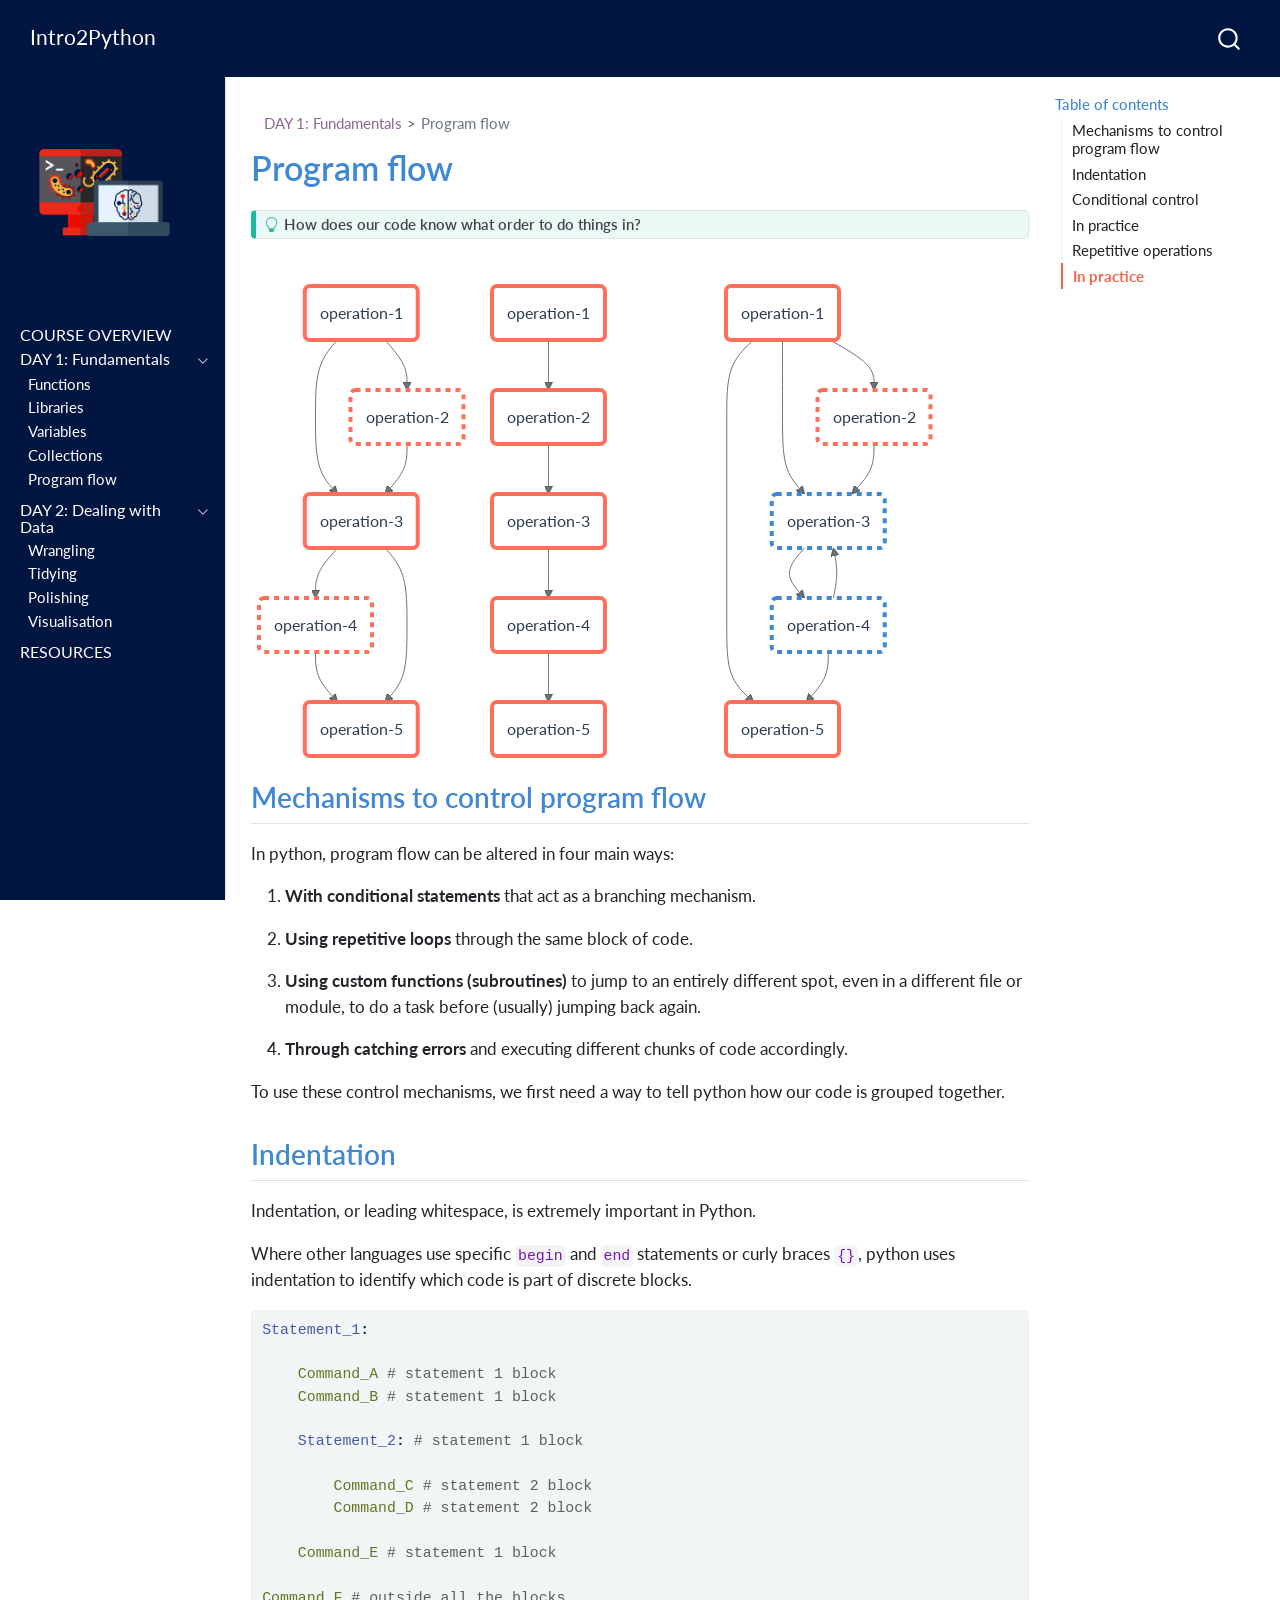
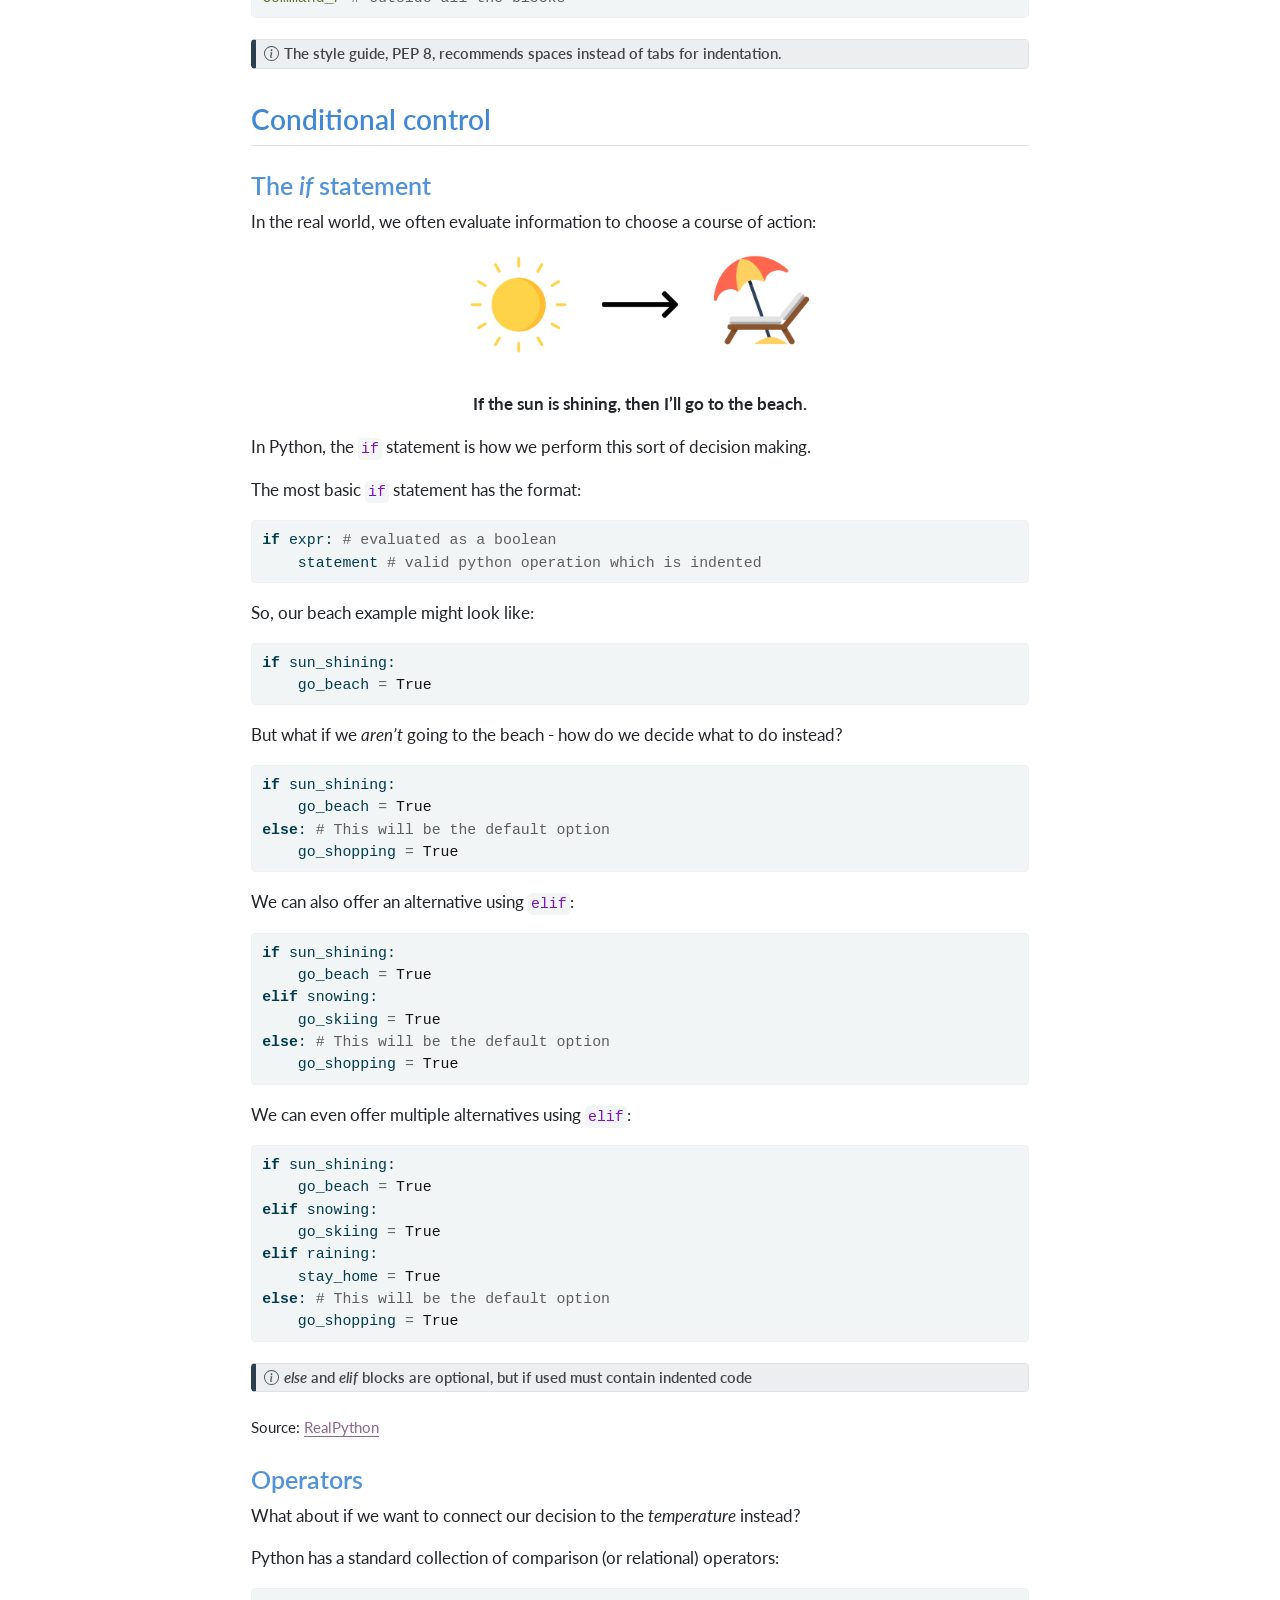
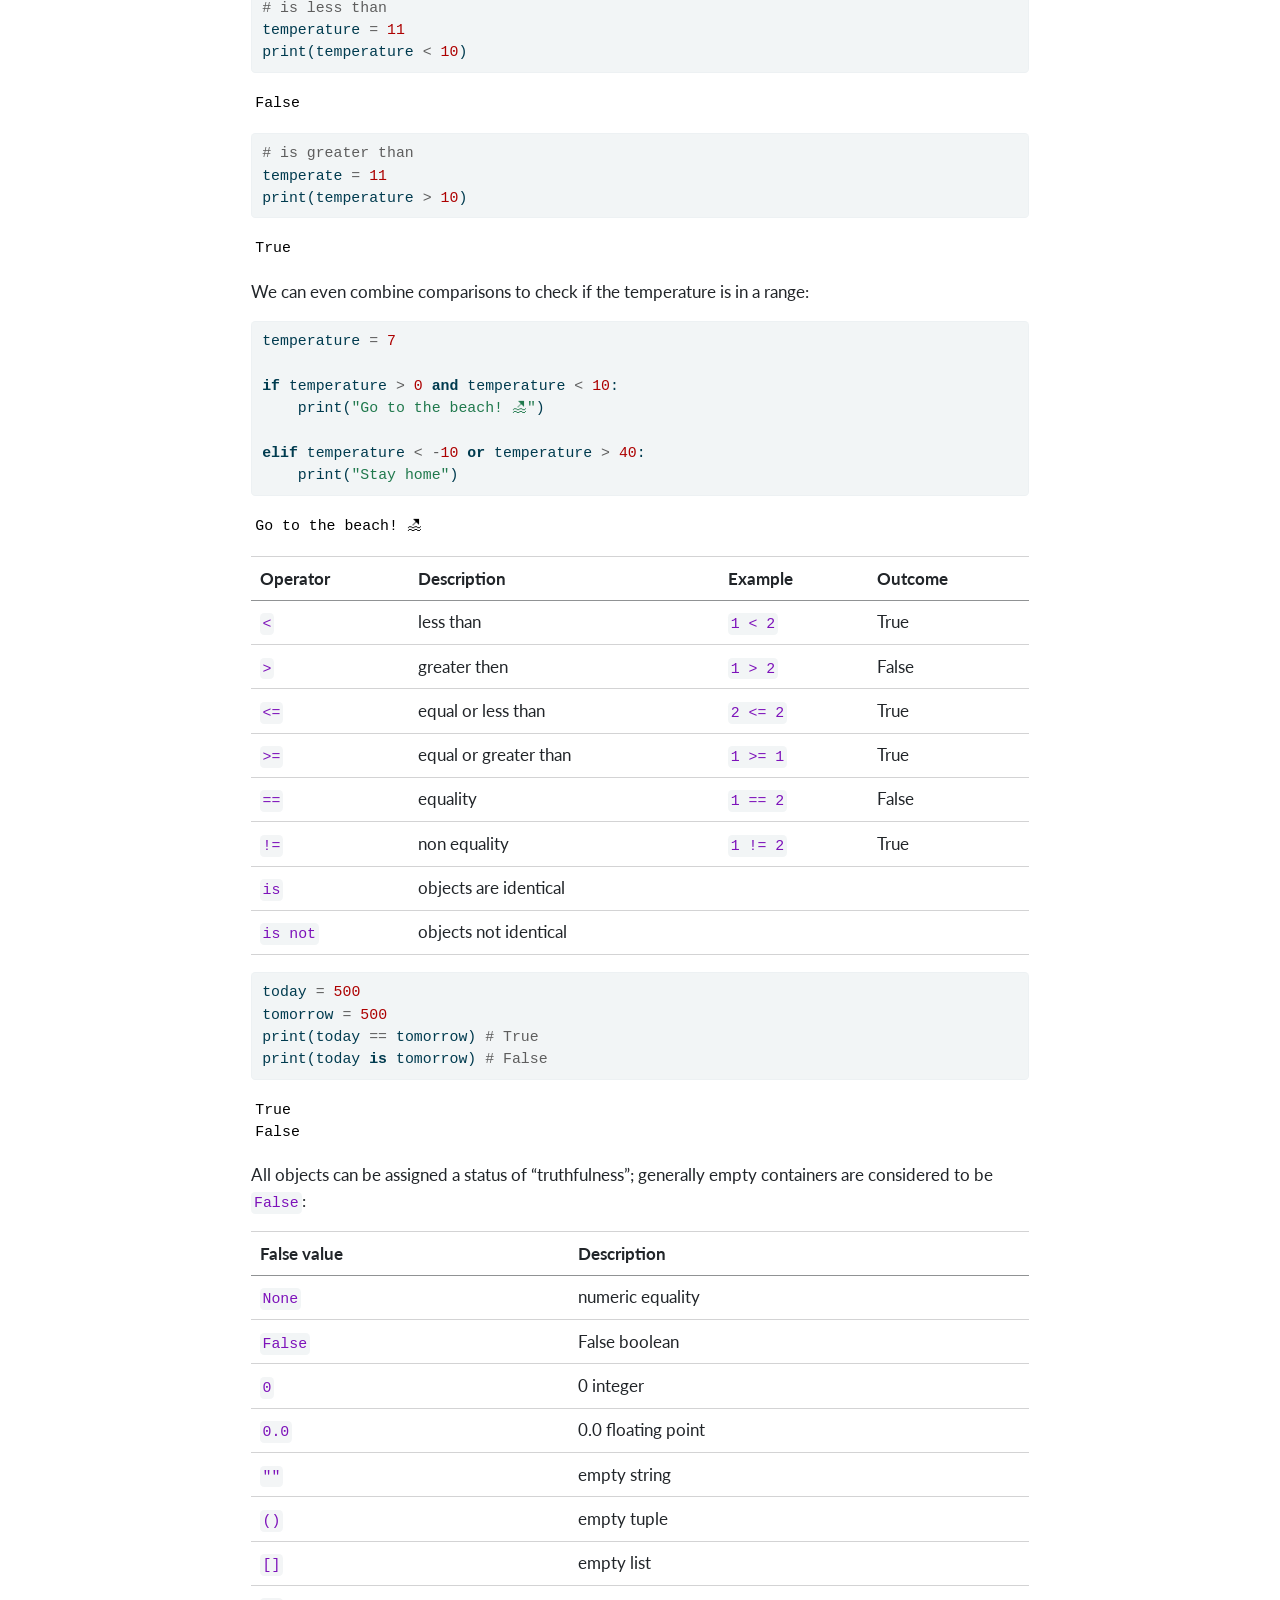
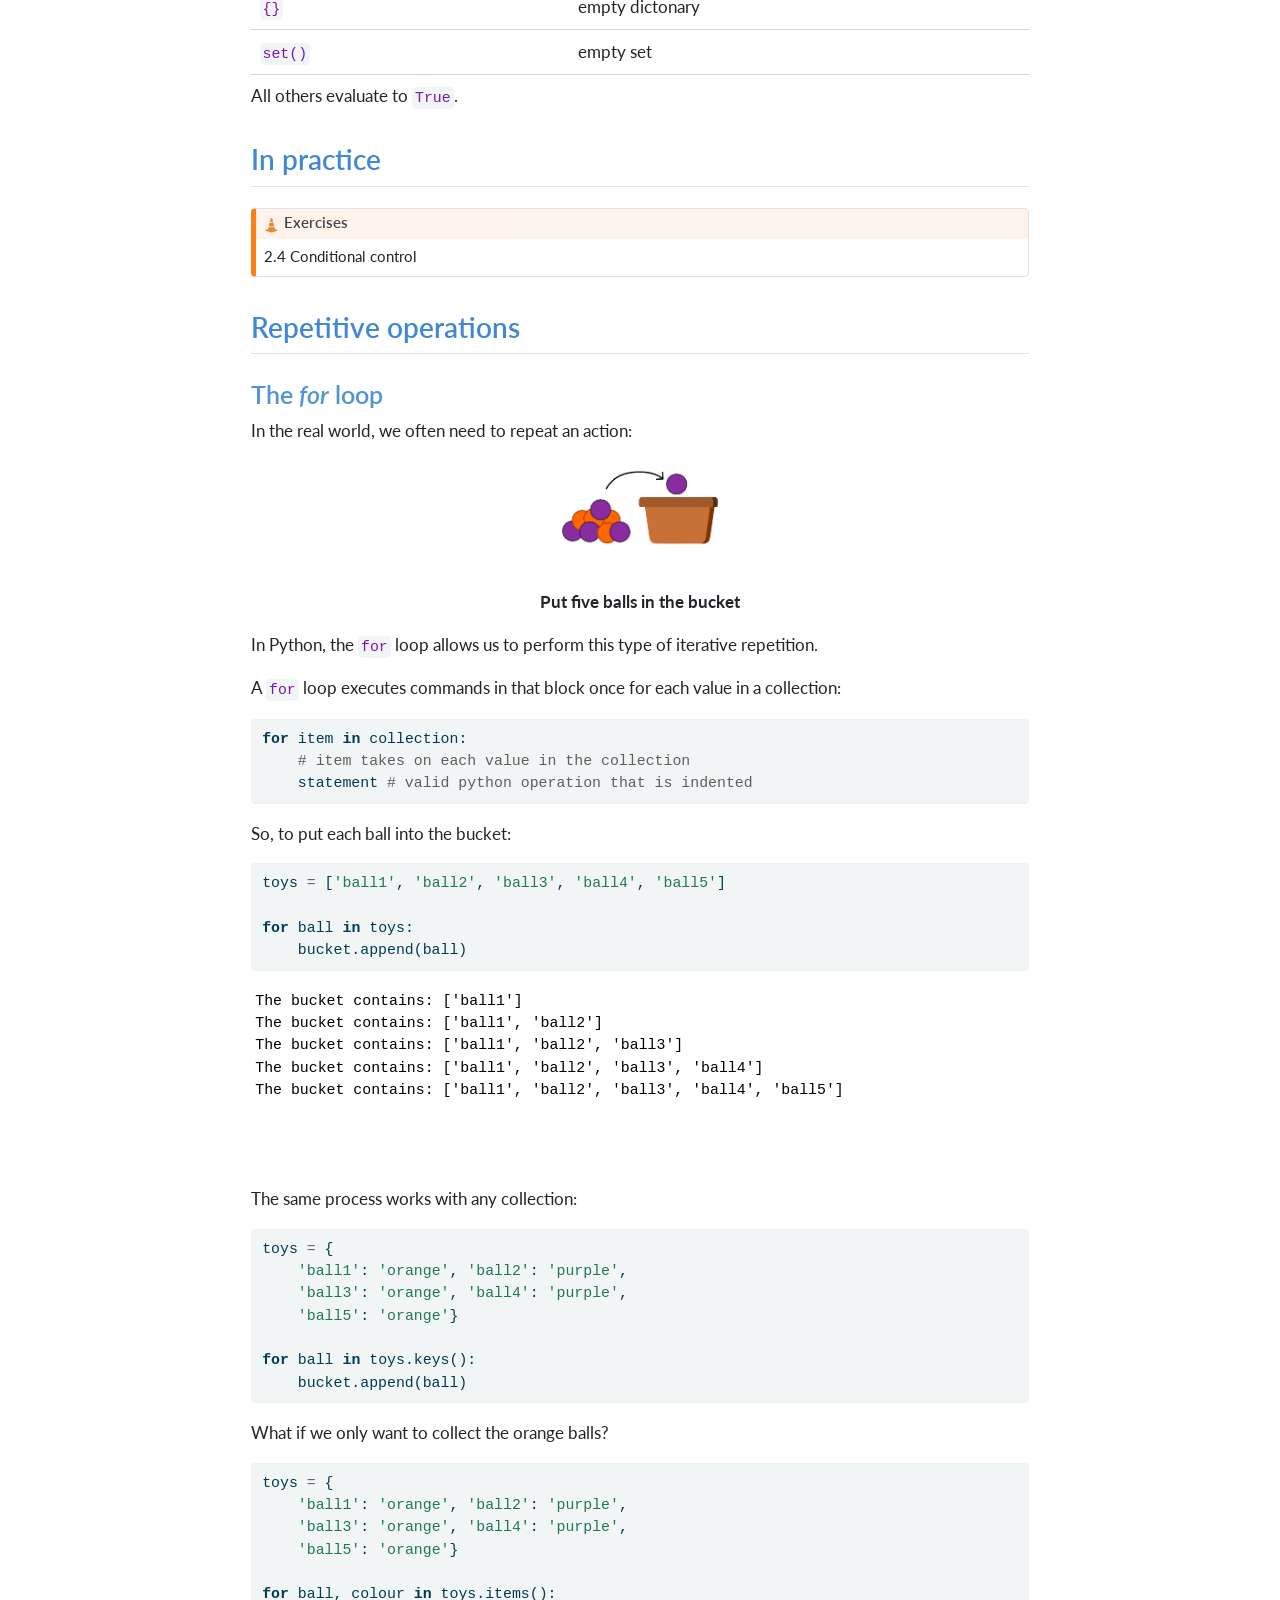
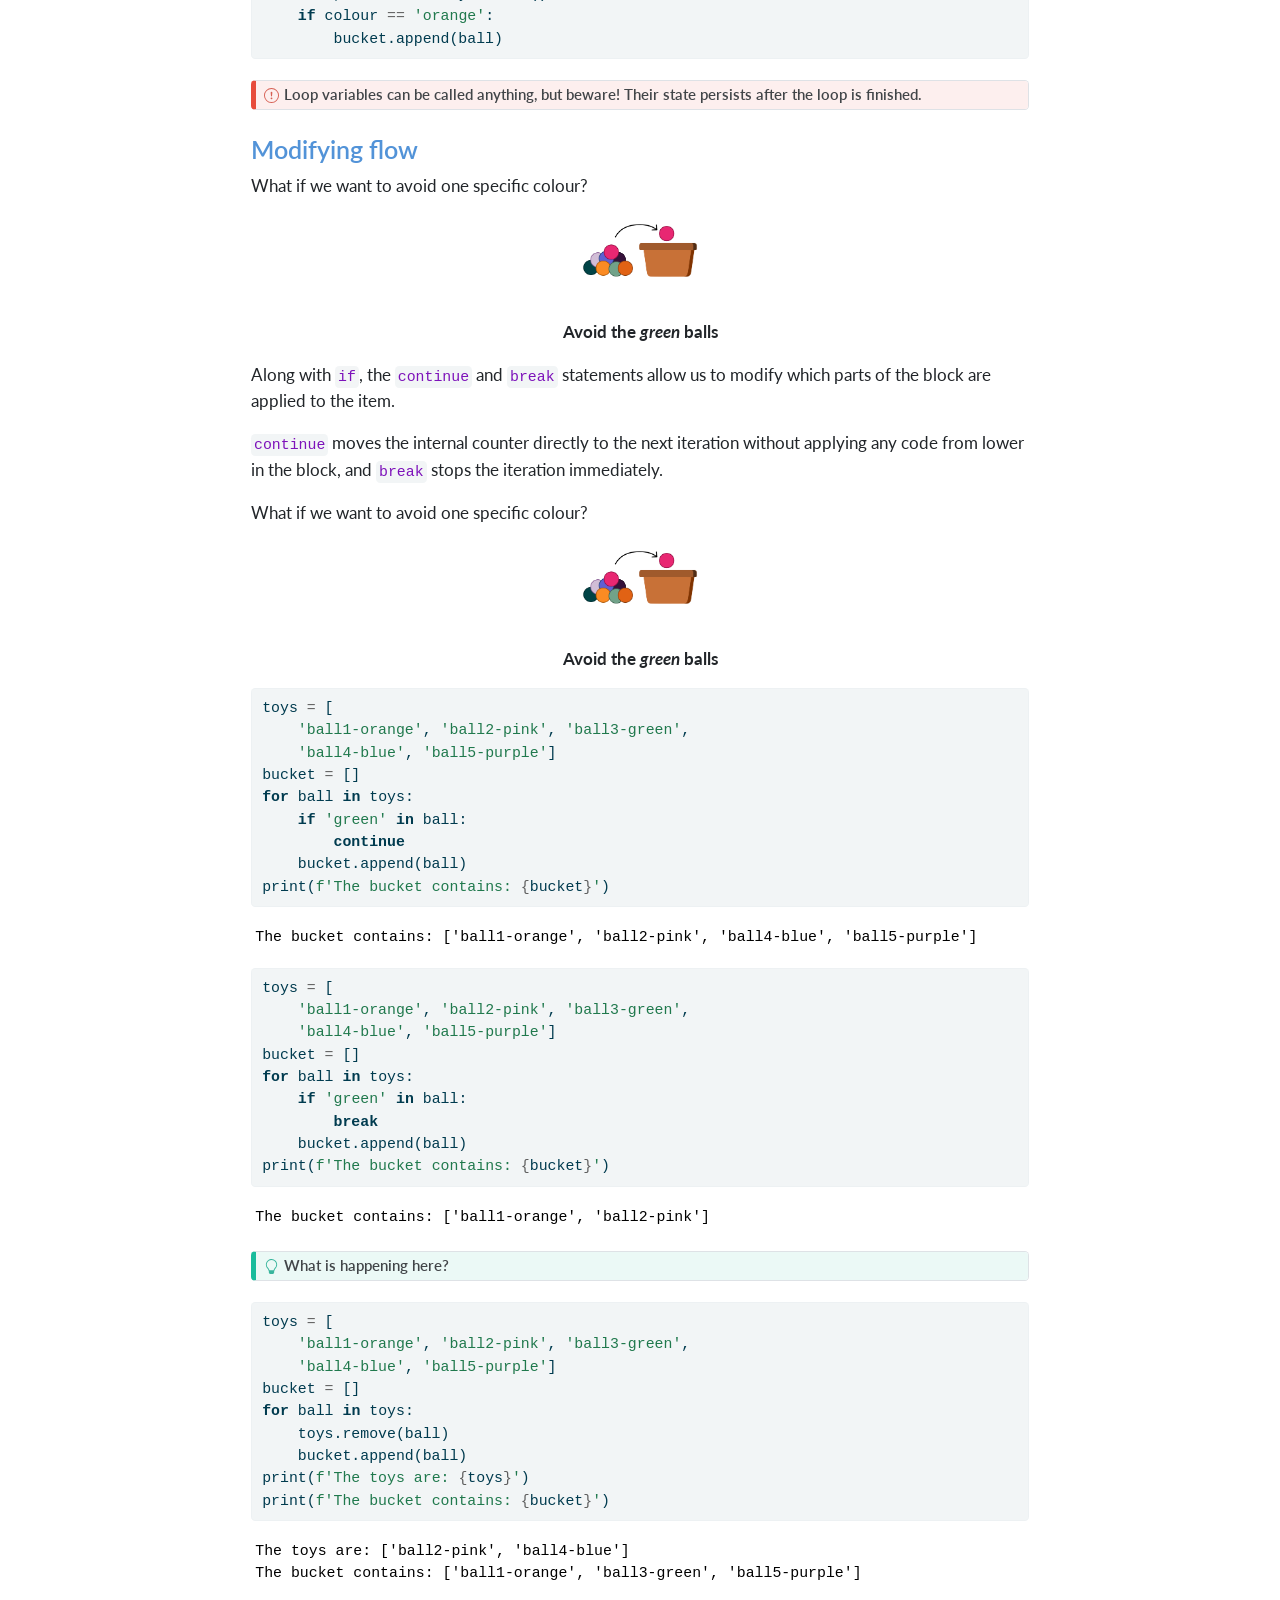
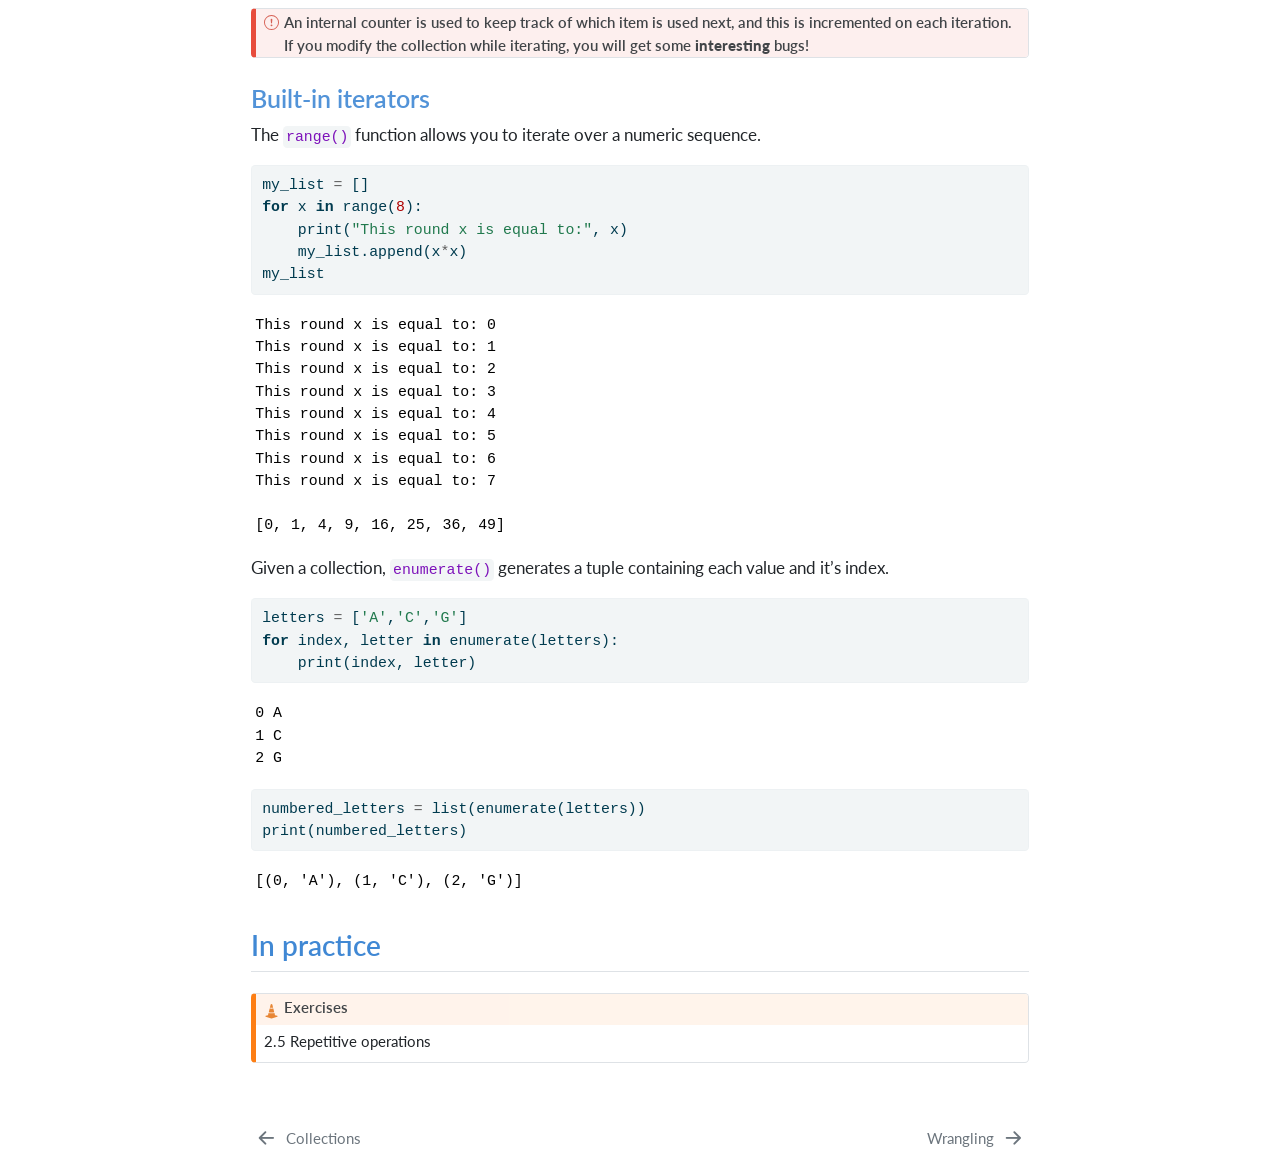
<file: pages/program-flow-control.html>
<!DOCTYPE html>
<html xmlns="http://www.w3.org/1999/xhtml" lang="en" xml:lang="en"><head>

<meta charset="utf-8">
<meta name="generator" content="quarto-1.8.27">

<meta name="viewport" content="width=device-width, initial-scale=1.0, user-scalable=yes">


<title>Program flow – Intro2Python</title>
<style>
code{white-space: pre-wrap;}
span.smallcaps{font-variant: small-caps;}
div.columns{display: flex; gap: min(4vw, 1.5em);}
div.column{flex: auto; overflow-x: auto;}
div.hanging-indent{margin-left: 1.5em; text-indent: -1.5em;}
ul.task-list{list-style: none;}
ul.task-list li input[type="checkbox"] {
  width: 0.8em;
  margin: 0 0.8em 0.2em -1em; /* quarto-specific, see https://github.com/quarto-dev/quarto-cli/issues/4556 */ 
  vertical-align: middle;
}
/* CSS for syntax highlighting */
html { -webkit-text-size-adjust: 100%; }
pre > code.sourceCode { white-space: pre; position: relative; }
pre > code.sourceCode > span { display: inline-block; line-height: 1.25; }
pre > code.sourceCode > span:empty { height: 1.2em; }
.sourceCode { overflow: visible; }
code.sourceCode > span { color: inherit; text-decoration: inherit; }
div.sourceCode { margin: 1em 0; }
pre.sourceCode { margin: 0; }
@media screen {
div.sourceCode { overflow: auto; }
}
@media print {
pre > code.sourceCode { white-space: pre-wrap; }
pre > code.sourceCode > span { text-indent: -5em; padding-left: 5em; }
}
pre.numberSource code
  { counter-reset: source-line 0; }
pre.numberSource code > span
  { position: relative; left: -4em; counter-increment: source-line; }
pre.numberSource code > span > a:first-child::before
  { content: counter(source-line);
    position: relative; left: -1em; text-align: right; vertical-align: baseline;
    border: none; display: inline-block;
    -webkit-touch-callout: none; -webkit-user-select: none;
    -khtml-user-select: none; -moz-user-select: none;
    -ms-user-select: none; user-select: none;
    padding: 0 4px; width: 4em;
  }
pre.numberSource { margin-left: 3em;  padding-left: 4px; }
div.sourceCode
  {   }
@media screen {
pre > code.sourceCode > span > a:first-child::before { text-decoration: underline; }
}
</style>


<script src="../site_libs/quarto-nav/quarto-nav.js"></script>
<script src="../site_libs/quarto-nav/headroom.min.js"></script>
<script src="../site_libs/clipboard/clipboard.min.js"></script>
<script src="../site_libs/quarto-search/autocomplete.umd.js"></script>
<script src="../site_libs/quarto-search/fuse.min.js"></script>
<script src="../site_libs/quarto-search/quarto-search.js"></script>
<meta name="quarto:offset" content="../">
<link href="../pages/data-wrangling.html" rel="next">
<link href="../pages/collections.html" rel="prev">
<script src="../site_libs/quarto-html/quarto.js" type="module"></script>
<script src="../site_libs/quarto-html/tabsets/tabsets.js" type="module"></script>
<script src="../site_libs/quarto-html/axe/axe-check.js" type="module"></script>
<script src="../site_libs/quarto-html/popper.min.js"></script>
<script src="../site_libs/quarto-html/tippy.umd.min.js"></script>
<script src="../site_libs/quarto-html/anchor.min.js"></script>
<link href="../site_libs/quarto-html/tippy.css" rel="stylesheet">
<link href="../site_libs/quarto-html/quarto-syntax-highlighting-ed96de9b727972fe78a7b5d16c58bf87.css" rel="stylesheet" id="quarto-text-highlighting-styles">
<script src="../site_libs/bootstrap/bootstrap.min.js"></script>
<link href="../site_libs/bootstrap/bootstrap-icons.css" rel="stylesheet">
<link href="../site_libs/bootstrap/bootstrap-86a5ba24d0f45f9e9ab157fcdf83119b.min.css" rel="stylesheet" append-hash="true" id="quarto-bootstrap" data-mode="light">
<script id="quarto-search-options" type="application/json">{
  "location": "navbar",
  "copy-button": false,
  "collapse-after": 3,
  "panel-placement": "end",
  "type": "overlay",
  "limit": 50,
  "keyboard-shortcut": [
    "f",
    "/",
    "s"
  ],
  "show-item-context": false,
  "language": {
    "search-no-results-text": "No results",
    "search-matching-documents-text": "matching documents",
    "search-copy-link-title": "Copy link to search",
    "search-hide-matches-text": "Hide additional matches",
    "search-more-match-text": "more match in this document",
    "search-more-matches-text": "more matches in this document",
    "search-clear-button-title": "Clear",
    "search-text-placeholder": "",
    "search-detached-cancel-button-title": "Cancel",
    "search-submit-button-title": "Submit",
    "search-label": "Search"
  }
}</script>
<script src="../site_libs/quarto-diagram/mermaid.min.js"></script>
<script src="../site_libs/quarto-diagram/mermaid-init.js"></script>
<link href="../site_libs/quarto-diagram/mermaid.css" rel="stylesheet">


<link rel="stylesheet" href="../theme.css">
</head>

<body class="nav-sidebar docked nav-fixed quarto-light">

<div id="quarto-search-results"></div>
  <header id="quarto-header" class="headroom fixed-top">
    <nav class="navbar navbar-expand-lg " data-bs-theme="dark">
      <div class="navbar-container container-fluid">
      <div class="navbar-brand-container mx-auto">
    <a class="navbar-brand" href="../index.html">
    <span class="navbar-title">Intro2Python</span>
    </a>
  </div>
        <div class="quarto-navbar-tools tools-end">
</div>
          <div id="quarto-search" class="" title="Search"></div>
      </div> <!-- /container-fluid -->
    </nav>
  <nav class="quarto-secondary-nav">
    <div class="container-fluid d-flex">
      <button type="button" class="quarto-btn-toggle btn" data-bs-toggle="collapse" role="button" data-bs-target=".quarto-sidebar-collapse-item" aria-controls="quarto-sidebar" aria-expanded="false" aria-label="Toggle sidebar navigation" onclick="if (window.quartoToggleHeadroom) { window.quartoToggleHeadroom(); }">
        <i class="bi bi-layout-text-sidebar-reverse"></i>
      </button>
        <nav class="quarto-page-breadcrumbs" aria-label="breadcrumb"><ol class="breadcrumb"><li class="breadcrumb-item"><a href="../pages/functions.html">DAY 1: Fundamentals</a></li><li class="breadcrumb-item"><a href="../pages/program-flow-control.html">Program flow</a></li></ol></nav>
        <a class="flex-grow-1" role="navigation" data-bs-toggle="collapse" data-bs-target=".quarto-sidebar-collapse-item" aria-controls="quarto-sidebar" aria-expanded="false" aria-label="Toggle sidebar navigation" onclick="if (window.quartoToggleHeadroom) { window.quartoToggleHeadroom(); }">      
        </a>
      <button type="button" class="btn quarto-search-button" aria-label="Search" onclick="window.quartoOpenSearch();">
        <i class="bi bi-search"></i>
      </button>
    </div>
  </nav>
</header>
<!-- content -->
<div id="quarto-content" class="quarto-container page-columns page-rows-contents page-layout-article page-navbar">
<!-- sidebar -->
  <nav id="quarto-sidebar" class="sidebar collapse collapse-horizontal quarto-sidebar-collapse-item sidebar-navigation docked overflow-auto">
    <div class="pt-lg-2 mt-2 text-left sidebar-header sidebar-header-stacked">
      <a href="../index.html" class="sidebar-logo-link">
      <img src="../pages/images/logo_transparent.png" alt="" class="sidebar-logo light-content py-0 d-lg-inline d-none">
      <img src="../pages/images/logo_transparent.png" alt="" class="sidebar-logo dark-content py-0 d-lg-inline d-none">
      </a>
      </div>
        <div class="mt-2 flex-shrink-0 align-items-center">
        <div class="sidebar-search">
        <div id="quarto-search" class="" title="Search"></div>
        </div>
        </div>
    <div class="sidebar-menu-container"> 
    <ul class="list-unstyled mt-1">
        <li class="sidebar-item">
  <div class="sidebar-item-container"> 
  <a href="../index.html" class="sidebar-item-text sidebar-link">
 <span class="menu-text">COURSE OVERVIEW</span></a>
  </div>
</li>
        <li class="sidebar-item sidebar-item-section">
      <div class="sidebar-item-container"> 
            <a class="sidebar-item-text sidebar-link text-start" data-bs-toggle="collapse" data-bs-target="#quarto-sidebar-section-1" role="navigation" aria-expanded="true">
 <span class="menu-text">DAY 1: Fundamentals</span></a>
          <a class="sidebar-item-toggle text-start" data-bs-toggle="collapse" data-bs-target="#quarto-sidebar-section-1" role="navigation" aria-expanded="true" aria-label="Toggle section">
            <i class="bi bi-chevron-right ms-2"></i>
          </a> 
      </div>
      <ul id="quarto-sidebar-section-1" class="collapse list-unstyled sidebar-section depth1 show">  
          <li class="sidebar-item">
  <div class="sidebar-item-container"> 
  <a href="../pages/functions.html" class="sidebar-item-text sidebar-link">
 <span class="menu-text">Functions</span></a>
  </div>
</li>
          <li class="sidebar-item">
  <div class="sidebar-item-container"> 
  <a href="../pages/libraries.html" class="sidebar-item-text sidebar-link">
 <span class="menu-text">Libraries</span></a>
  </div>
</li>
          <li class="sidebar-item">
  <div class="sidebar-item-container"> 
  <a href="../pages/variables-types.html" class="sidebar-item-text sidebar-link">
 <span class="menu-text">Variables</span></a>
  </div>
</li>
          <li class="sidebar-item">
  <div class="sidebar-item-container"> 
  <a href="../pages/collections.html" class="sidebar-item-text sidebar-link">
 <span class="menu-text">Collections</span></a>
  </div>
</li>
          <li class="sidebar-item">
  <div class="sidebar-item-container"> 
  <a href="../pages/program-flow-control.html" class="sidebar-item-text sidebar-link active">
 <span class="menu-text">Program flow</span></a>
  </div>
</li>
      </ul>
  </li>
        <li class="sidebar-item sidebar-item-section">
      <div class="sidebar-item-container"> 
            <a class="sidebar-item-text sidebar-link text-start" data-bs-toggle="collapse" data-bs-target="#quarto-sidebar-section-2" role="navigation" aria-expanded="true">
 <span class="menu-text">DAY 2: Dealing with Data</span></a>
          <a class="sidebar-item-toggle text-start" data-bs-toggle="collapse" data-bs-target="#quarto-sidebar-section-2" role="navigation" aria-expanded="true" aria-label="Toggle section">
            <i class="bi bi-chevron-right ms-2"></i>
          </a> 
      </div>
      <ul id="quarto-sidebar-section-2" class="collapse list-unstyled sidebar-section depth1 show">  
          <li class="sidebar-item">
  <div class="sidebar-item-container"> 
  <a href="../pages/data-wrangling.html" class="sidebar-item-text sidebar-link">
 <span class="menu-text">Wrangling</span></a>
  </div>
</li>
          <li class="sidebar-item">
  <div class="sidebar-item-container"> 
  <a href="../pages/data-processing.html" class="sidebar-item-text sidebar-link">
 <span class="menu-text">Tidying</span></a>
  </div>
</li>
          <li class="sidebar-item">
  <div class="sidebar-item-container"> 
  <a href="../pages/data-polishing.html" class="sidebar-item-text sidebar-link">
 <span class="menu-text">Polishing</span></a>
  </div>
</li>
          <li class="sidebar-item">
  <div class="sidebar-item-container"> 
  <a href="../pages/data-viz.html" class="sidebar-item-text sidebar-link">
 <span class="menu-text">Visualisation</span></a>
  </div>
</li>
      </ul>
  </li>
        <li class="sidebar-item">
  <div class="sidebar-item-container"> 
  <a href="../pages/resources.html" class="sidebar-item-text sidebar-link">
 <span class="menu-text">RESOURCES</span></a>
  </div>
</li>
    </ul>
    </div>
</nav>
<div id="quarto-sidebar-glass" class="quarto-sidebar-collapse-item" data-bs-toggle="collapse" data-bs-target=".quarto-sidebar-collapse-item"></div>
<!-- margin-sidebar -->
    <div id="quarto-margin-sidebar" class="sidebar margin-sidebar">
        <nav id="TOC" role="doc-toc" class="toc-active">
    <h2 id="toc-title">Table of contents</h2>
   
  <ul>
  <li><a href="#mechanisms-to-control-program-flow" id="toc-mechanisms-to-control-program-flow" class="nav-link active" data-scroll-target="#mechanisms-to-control-program-flow">Mechanisms to control program flow</a></li>
  <li><a href="#indentation" id="toc-indentation" class="nav-link" data-scroll-target="#indentation">Indentation</a></li>
  <li><a href="#conditional-control" id="toc-conditional-control" class="nav-link" data-scroll-target="#conditional-control">Conditional control</a>
  <ul class="collapse">
  <li><a href="#the-if-statement" id="toc-the-if-statement" class="nav-link" data-scroll-target="#the-if-statement">The <em>if</em> statement</a></li>
  <li><a href="#operators" id="toc-operators" class="nav-link" data-scroll-target="#operators">Operators</a></li>
  </ul></li>
  <li><a href="#in-practice" id="toc-in-practice" class="nav-link" data-scroll-target="#in-practice">In practice</a></li>
  <li><a href="#repetitive-operations" id="toc-repetitive-operations" class="nav-link" data-scroll-target="#repetitive-operations">Repetitive operations</a>
  <ul class="collapse">
  <li><a href="#the-for-loop" id="toc-the-for-loop" class="nav-link" data-scroll-target="#the-for-loop">The <em>for</em> loop</a></li>
  <li><a href="#modifying-flow" id="toc-modifying-flow" class="nav-link" data-scroll-target="#modifying-flow">Modifying flow</a></li>
  <li><a href="#built-in-iterators" id="toc-built-in-iterators" class="nav-link" data-scroll-target="#built-in-iterators">Built-in iterators</a></li>
  </ul></li>
  <li><a href="#in-practice-1" id="toc-in-practice-1" class="nav-link" data-scroll-target="#in-practice-1">In practice</a></li>
  </ul>
</nav>
    </div>
<!-- main -->
<main class="content" id="quarto-document-content">

<header id="title-block-header" class="quarto-title-block default"><nav class="quarto-page-breadcrumbs quarto-title-breadcrumbs d-none d-lg-block" aria-label="breadcrumb"><ol class="breadcrumb"><li class="breadcrumb-item"><a href="../pages/functions.html">DAY 1: Fundamentals</a></li><li class="breadcrumb-item"><a href="../pages/program-flow-control.html">Program flow</a></li></ol></nav>
<div class="quarto-title">
<h1 class="title">Program flow</h1>
</div>



<div class="quarto-title-meta">

    
  
    
  </div>
  


</header>


<div class="callout callout-style-default callout-tip callout-empty-content callout-titled">
<div class="callout-header d-flex align-content-center">
<div class="callout-icon-container">
<i class="callout-icon"></i>
</div>
<div class="callout-title-container flex-fill">
<span class="screen-reader-only">Tip</span>How does our code know what order to do things in?
</div>
</div>
<div class="callout-body-container callout-body">

</div>
</div>
<div class="columns">
<div class="column" style="width:30%;">
<div class="cell" data-layout-align="default">
<div class="cell-output-display">
<div>
<p></p><figure class="figure"><p></p>
<div>
<pre class="mermaid mermaid-js">graph TD;
    A(operation-1) --&gt; B(operation-2);
    A(operation-1) --&gt; C(operation-3);
    B(operation-2) --&gt; C(operation-3);
    C(operation-3) --&gt; D(operation-4);
    D(operation-4) --&gt; E(operation-5);
    C(operation-3) --&gt; E(operation-5);

    style A fill:#ffffff,stroke:#FF6F59,stroke-width:4px
    style B fill:#ffffff,stroke:#FF6F59,stroke-width:4px,stroke-dasharray: 5 5
    style C fill:#ffffff,stroke:#FF6F59,stroke-width:4px
    style D fill:#ffffff,stroke:#FF6F59,stroke-width:4px,stroke-dasharray: 5 5
    style E fill:#ffffff,stroke:#FF6F59,stroke-width:4px

</pre>
</div>
<p></p></figure><p></p>
</div>
</div>
</div>
</div><div class="column" style="width:30%;">
<div class="cell" data-layout-align="default">
<div class="cell-output-display">
<div>
<p></p><figure class="figure"><p></p>
<div>
<pre class="mermaid mermaid-js">graph TD;
    A(operation-1) --&gt; B(operation-2);
    B(operation-2) --&gt; C(operation-3);
    C(operation-3) --&gt; D(operation-4);
    D(operation-4) --&gt; E(operation-5);

    style A fill:#ffffff,stroke:#FF6F59,stroke-width:4px
    style B fill:#ffffff,stroke:#FF6F59,stroke-width:4px
    style C fill:#ffffff,stroke:#FF6F59,stroke-width:4px
    style D fill:#ffffff,stroke:#FF6F59,stroke-width:4px
    style E fill:#ffffff,stroke:#FF6F59,stroke-width:4px

</pre>
</div>
<p></p></figure><p></p>
</div>
</div>
</div>
</div><div class="column" style="width:30%;">
<div class="cell" data-layout-align="default">
<div class="cell-output-display">
<div>
<p></p><figure class="figure"><p></p>
<div>
<pre class="mermaid mermaid-js">graph TD;
    A(operation-1) --&gt; B(operation-2);
    A(operation-1) --&gt; C(operation-3);
    B(operation-2) --&gt; C(operation-3);
    A(operation-1) --&gt; E(operation-5);
    C(operation-3) --&gt; D(operation-4);
    D(operation-4) --&gt; E(operation-5);
    D(operation-4) --&gt; C(operation-3);

    style A fill:#ffffff,stroke:#FF6F59,stroke-width:4px
    style B fill:#ffffff,stroke:#FF6F59,stroke-width:4px,stroke-dasharray: 5 5
    style C fill:#ffffff,stroke:#4088d4,stroke-width:4px,stroke-dasharray: 5 5
    style D fill:#ffffff,stroke:#4088d4,stroke-width:4px,stroke-dasharray: 5 5
    style E fill:#ffffff,stroke:#FF6F59,stroke-width:4px

</pre>
</div>
<p></p></figure><p></p>
</div>
</div>
</div>
</div>
</div>
<section id="mechanisms-to-control-program-flow" class="level2">
<h2 class="anchored" data-anchor-id="mechanisms-to-control-program-flow">Mechanisms to control program flow</h2>
<p>In python, program flow can be altered in four main ways:</p>
<ol type="1">
<li><p><strong>With conditional statements</strong> that act as a branching mechanism.</p></li>
<li><p><strong>Using repetitive loops</strong> through the same block of code.</p></li>
<li><p><strong>Using custom functions (subroutines)</strong> to jump to an entirely different spot, even in a different file or module, to do a task before (usually) jumping back again.</p></li>
<li><p><strong>Through catching errors</strong> and executing different chunks of code accordingly.</p></li>
</ol>
<p>To use these control mechanisms, we first need a way to tell python how our code is grouped together.</p>
</section>
<section id="indentation" class="level2">
<h2 class="anchored" data-anchor-id="indentation">Indentation</h2>
<p>Indentation, or leading whitespace, is extremely important in Python.</p>
<p>Where other languages use specific <code>begin</code> and <code>end</code> statements or curly braces <code>{}</code>, python uses indentation to identify which code is part of discrete blocks.</p>
<div class="fragment">
<div class="code-copy-outer-scaffold"><div class="sourceCode" id="cb1"><pre class="sourceCode yaml code-with-copy"><code class="sourceCode yaml"><span id="cb1-1"><a href="#cb1-1" aria-hidden="true" tabindex="-1"></a><span class="fu">Statement_1</span><span class="kw">:</span></span>
<span id="cb1-2"><a href="#cb1-2" aria-hidden="true" tabindex="-1"></a></span>
<span id="cb1-3"><a href="#cb1-3" aria-hidden="true" tabindex="-1"></a><span class="at">    Command_A</span><span class="co"> # statement 1 block</span></span>
<span id="cb1-4"><a href="#cb1-4" aria-hidden="true" tabindex="-1"></a><span class="at">    Command_B</span><span class="co"> # statement 1 block</span></span>
<span id="cb1-5"><a href="#cb1-5" aria-hidden="true" tabindex="-1"></a></span>
<span id="cb1-6"><a href="#cb1-6" aria-hidden="true" tabindex="-1"></a><span class="at">    </span><span class="fu">Statement_2</span><span class="kw">:</span><span class="co"> # statement 1 block</span></span>
<span id="cb1-7"><a href="#cb1-7" aria-hidden="true" tabindex="-1"></a></span>
<span id="cb1-8"><a href="#cb1-8" aria-hidden="true" tabindex="-1"></a><span class="at">        Command_C</span><span class="co"> # statement 2 block</span></span>
<span id="cb1-9"><a href="#cb1-9" aria-hidden="true" tabindex="-1"></a><span class="at">        Command_D</span><span class="co"> # statement 2 block</span></span>
<span id="cb1-10"><a href="#cb1-10" aria-hidden="true" tabindex="-1"></a></span>
<span id="cb1-11"><a href="#cb1-11" aria-hidden="true" tabindex="-1"></a><span class="at">    Command_E</span><span class="co"> # statement 1 block</span></span>
<span id="cb1-12"><a href="#cb1-12" aria-hidden="true" tabindex="-1"></a></span>
<span id="cb1-13"><a href="#cb1-13" aria-hidden="true" tabindex="-1"></a><span class="at">Command_F</span><span class="co"> # outside all the blocks</span></span></code></pre></div><button title="Copy to Clipboard" class="code-copy-button"><i class="bi"></i></button></div>
</div>
<div class="fragment">
<div class="callout callout-style-default callout-note callout-empty-content callout-titled">
<div class="callout-header d-flex align-content-center">
<div class="callout-icon-container">
<i class="callout-icon"></i>
</div>
<div class="callout-title-container flex-fill">
<span class="screen-reader-only">Note</span>The style guide, PEP 8, recommends spaces instead of tabs for indentation.
</div>
</div>
<div class="callout-body-container callout-body">

</div>
</div>
</div>
</section>
<section id="conditional-control" class="level2">
<h2 class="anchored" data-anchor-id="conditional-control">Conditional control</h2>
<section id="the-if-statement" class="level3 nostretch">
<h3 class="nostretch anchored" data-anchor-id="the-if-statement">The <em>if</em> statement</h3>
<p>In the real world, we often evaluate information to choose a course of action:</p>
<div class="quarto-figure quarto-figure-center">
<figure class="figure">
<p><img src="images/if-this.png" class="img-fluid quarto-figure quarto-figure-center figure-img" style="width:45.0%"></p>
</figure>
</div>
<p font-size="55pt" align="center">
<strong>If the sun is shining, then I’ll go to the beach.</strong>
</p>
<p>In Python, the <code>if</code> statement is how we perform this sort of decision making.</p>
<p>The most basic <code>if</code> statement has the format:</p>
<div class="code-copy-outer-scaffold"><div class="sourceCode" id="cb2"><pre class="sourceCode python code-with-copy"><code class="sourceCode python"><span id="cb2-1"><a href="#cb2-1" aria-hidden="true" tabindex="-1"></a><span class="cf">if</span> expr: <span class="co"># evaluated as a boolean</span></span>
<span id="cb2-2"><a href="#cb2-2" aria-hidden="true" tabindex="-1"></a>    statement <span class="co"># valid python operation which is indented</span></span></code></pre></div><button title="Copy to Clipboard" class="code-copy-button"><i class="bi"></i></button></div>
<p>So, our beach example might look like:</p>
<div class="code-copy-outer-scaffold"><div class="sourceCode" id="cb3"><pre class="sourceCode python code-with-copy"><code class="sourceCode python"><span id="cb3-1"><a href="#cb3-1" aria-hidden="true" tabindex="-1"></a><span class="cf">if</span> sun_shining:</span>
<span id="cb3-2"><a href="#cb3-2" aria-hidden="true" tabindex="-1"></a>    go_beach <span class="op">=</span> <span class="va">True</span></span></code></pre></div><button title="Copy to Clipboard" class="code-copy-button"><i class="bi"></i></button></div>
<p>But what if we <em>aren’t</em> going to the beach - how do we decide what to do instead?</p>
<div class="code-copy-outer-scaffold"><div class="sourceCode" id="cb4"><pre class="sourceCode python code-with-copy"><code class="sourceCode python"><span id="cb4-1"><a href="#cb4-1" aria-hidden="true" tabindex="-1"></a><span class="cf">if</span> sun_shining:</span>
<span id="cb4-2"><a href="#cb4-2" aria-hidden="true" tabindex="-1"></a>    go_beach <span class="op">=</span> <span class="va">True</span></span>
<span id="cb4-3"><a href="#cb4-3" aria-hidden="true" tabindex="-1"></a><span class="cf">else</span>: <span class="co"># This will be the default option</span></span>
<span id="cb4-4"><a href="#cb4-4" aria-hidden="true" tabindex="-1"></a>    go_shopping <span class="op">=</span> <span class="va">True</span> </span></code></pre></div><button title="Copy to Clipboard" class="code-copy-button"><i class="bi"></i></button></div>
<p>We can also offer an alternative using <code>elif</code>:</p>
<div class="code-copy-outer-scaffold"><div class="sourceCode" id="cb5"><pre class="sourceCode python code-with-copy"><code class="sourceCode python"><span id="cb5-1"><a href="#cb5-1" aria-hidden="true" tabindex="-1"></a><span class="cf">if</span> sun_shining:</span>
<span id="cb5-2"><a href="#cb5-2" aria-hidden="true" tabindex="-1"></a>    go_beach <span class="op">=</span> <span class="va">True</span></span>
<span id="cb5-3"><a href="#cb5-3" aria-hidden="true" tabindex="-1"></a><span class="cf">elif</span> snowing:</span>
<span id="cb5-4"><a href="#cb5-4" aria-hidden="true" tabindex="-1"></a>    go_skiing <span class="op">=</span> <span class="va">True</span></span>
<span id="cb5-5"><a href="#cb5-5" aria-hidden="true" tabindex="-1"></a><span class="cf">else</span>: <span class="co"># This will be the default option</span></span>
<span id="cb5-6"><a href="#cb5-6" aria-hidden="true" tabindex="-1"></a>    go_shopping <span class="op">=</span> <span class="va">True</span> </span></code></pre></div><button title="Copy to Clipboard" class="code-copy-button"><i class="bi"></i></button></div>
<p>We can even offer multiple alternatives using <code>elif</code>:</p>
<div class="code-copy-outer-scaffold"><div class="sourceCode" id="cb6"><pre class="sourceCode python code-with-copy"><code class="sourceCode python"><span id="cb6-1"><a href="#cb6-1" aria-hidden="true" tabindex="-1"></a><span class="cf">if</span> sun_shining:</span>
<span id="cb6-2"><a href="#cb6-2" aria-hidden="true" tabindex="-1"></a>    go_beach <span class="op">=</span> <span class="va">True</span></span>
<span id="cb6-3"><a href="#cb6-3" aria-hidden="true" tabindex="-1"></a><span class="cf">elif</span> snowing:</span>
<span id="cb6-4"><a href="#cb6-4" aria-hidden="true" tabindex="-1"></a>    go_skiing <span class="op">=</span> <span class="va">True</span></span>
<span id="cb6-5"><a href="#cb6-5" aria-hidden="true" tabindex="-1"></a><span class="cf">elif</span> raining:</span>
<span id="cb6-6"><a href="#cb6-6" aria-hidden="true" tabindex="-1"></a>    stay_home <span class="op">=</span> <span class="va">True</span></span>
<span id="cb6-7"><a href="#cb6-7" aria-hidden="true" tabindex="-1"></a><span class="cf">else</span>: <span class="co"># This will be the default option</span></span>
<span id="cb6-8"><a href="#cb6-8" aria-hidden="true" tabindex="-1"></a>    go_shopping <span class="op">=</span> <span class="va">True</span> </span></code></pre></div><button title="Copy to Clipboard" class="code-copy-button"><i class="bi"></i></button></div>
<div class="callout callout-style-default callout-note callout-empty-content callout-titled">
<div class="callout-header d-flex align-content-center">
<div class="callout-icon-container">
<i class="callout-icon"></i>
</div>
<div class="callout-title-container flex-fill">
<span class="screen-reader-only">Note</span><em>else</em> and <em>elif</em> blocks are optional, but if used must contain indented code
</div>
</div>
<div class="callout-body-container callout-body">

</div>
</div>
<p><small align="right">Source: <a href="https://realpython.com/python-conditional-statements/">RealPython</a></small></p>
</section>
<section id="operators" class="level3">
<h3 class="anchored" data-anchor-id="operators">Operators</h3>
<p>What about if we want to connect our decision to the <em>temperature</em> instead?</p>
<p>Python has a standard collection of comparison (or relational) operators:</p>
<div id="062c203c" class="cell" data-execution_count="1">
<div class="code-copy-outer-scaffold"><div class="sourceCode cell-code" id="cb7"><pre class="sourceCode python code-with-copy"><code class="sourceCode python"><span id="cb7-1"><a href="#cb7-1" aria-hidden="true" tabindex="-1"></a><span class="co"># is less than</span></span>
<span id="cb7-2"><a href="#cb7-2" aria-hidden="true" tabindex="-1"></a>temperature <span class="op">=</span> <span class="dv">11</span></span>
<span id="cb7-3"><a href="#cb7-3" aria-hidden="true" tabindex="-1"></a><span class="bu">print</span>(temperature <span class="op">&lt;</span> <span class="dv">10</span>)</span></code></pre></div><button title="Copy to Clipboard" class="code-copy-button"><i class="bi"></i></button></div>
<div class="cell-output cell-output-stdout">
<pre><code>False</code></pre>
</div>
</div>
<div id="56074b23" class="cell" data-execution_count="2">
<div class="code-copy-outer-scaffold"><div class="sourceCode cell-code" id="cb9"><pre class="sourceCode python code-with-copy"><code class="sourceCode python"><span id="cb9-1"><a href="#cb9-1" aria-hidden="true" tabindex="-1"></a><span class="co"># is greater than</span></span>
<span id="cb9-2"><a href="#cb9-2" aria-hidden="true" tabindex="-1"></a>temperate <span class="op">=</span> <span class="dv">11</span></span>
<span id="cb9-3"><a href="#cb9-3" aria-hidden="true" tabindex="-1"></a><span class="bu">print</span>(temperature <span class="op">&gt;</span> <span class="dv">10</span>)</span></code></pre></div><button title="Copy to Clipboard" class="code-copy-button"><i class="bi"></i></button></div>
<div class="cell-output cell-output-stdout">
<pre><code>True</code></pre>
</div>
</div>
<p>We can even combine comparisons to check if the temperature is in a range:</p>
<div id="cecc3fcd" class="cell" data-execution_count="3">
<div class="code-copy-outer-scaffold"><div class="sourceCode cell-code" id="cb11"><pre class="sourceCode python code-with-copy"><code class="sourceCode python"><span id="cb11-1"><a href="#cb11-1" aria-hidden="true" tabindex="-1"></a>temperature <span class="op">=</span> <span class="dv">7</span></span>
<span id="cb11-2"><a href="#cb11-2" aria-hidden="true" tabindex="-1"></a></span>
<span id="cb11-3"><a href="#cb11-3" aria-hidden="true" tabindex="-1"></a><span class="cf">if</span> temperature <span class="op">&gt;</span> <span class="dv">0</span> <span class="kw">and</span> temperature <span class="op">&lt;</span> <span class="dv">10</span>:</span>
<span id="cb11-4"><a href="#cb11-4" aria-hidden="true" tabindex="-1"></a>    <span class="bu">print</span>(<span class="st">"Go to the beach! 🏖"</span>)</span>
<span id="cb11-5"><a href="#cb11-5" aria-hidden="true" tabindex="-1"></a>    </span>
<span id="cb11-6"><a href="#cb11-6" aria-hidden="true" tabindex="-1"></a><span class="cf">elif</span> temperature <span class="op">&lt;</span> <span class="op">-</span><span class="dv">10</span> <span class="kw">or</span> temperature <span class="op">&gt;</span> <span class="dv">40</span>:</span>
<span id="cb11-7"><a href="#cb11-7" aria-hidden="true" tabindex="-1"></a>    <span class="bu">print</span>(<span class="st">"Stay home"</span>)</span></code></pre></div><button title="Copy to Clipboard" class="code-copy-button"><i class="bi"></i></button></div>
<div class="cell-output cell-output-stdout">
<pre><code>Go to the beach! 🏖</code></pre>
</div>
</div>
<table class="caption-top table">
<thead>
<tr class="header">
<th>Operator</th>
<th>Description</th>
<th>Example</th>
<th>Outcome</th>
</tr>
</thead>
<tbody>
<tr class="odd">
<td><code>&lt;</code></td>
<td>less than</td>
<td><code>1 &lt; 2</code></td>
<td>True</td>
</tr>
<tr class="even">
<td><code>&gt;</code></td>
<td>greater then</td>
<td><code>1 &gt; 2</code></td>
<td>False</td>
</tr>
<tr class="odd">
<td><code>&lt;=</code></td>
<td>equal or less than</td>
<td><code>2 &lt;= 2</code></td>
<td>True</td>
</tr>
<tr class="even">
<td><code>&gt;=</code></td>
<td>equal or greater than</td>
<td><code>1 &gt;= 1</code></td>
<td>True</td>
</tr>
<tr class="odd">
<td><code>==</code></td>
<td>equality</td>
<td><code>1 == 2</code></td>
<td>False</td>
</tr>
<tr class="even">
<td><code>!=</code></td>
<td>non equality</td>
<td><code>1 != 2</code></td>
<td>True</td>
</tr>
<tr class="odd">
<td><code>is</code></td>
<td>objects are identical</td>
<td></td>
<td></td>
</tr>
<tr class="even">
<td><code>is not</code></td>
<td>objects not identical</td>
<td></td>
<td></td>
</tr>
</tbody>
</table>
<div id="0604a4fe" class="cell" data-execution_count="4">
<div class="code-copy-outer-scaffold"><div class="sourceCode cell-code" id="cb13"><pre class="sourceCode python code-with-copy"><code class="sourceCode python"><span id="cb13-1"><a href="#cb13-1" aria-hidden="true" tabindex="-1"></a>today <span class="op">=</span> <span class="dv">500</span></span>
<span id="cb13-2"><a href="#cb13-2" aria-hidden="true" tabindex="-1"></a>tomorrow <span class="op">=</span> <span class="dv">500</span></span>
<span id="cb13-3"><a href="#cb13-3" aria-hidden="true" tabindex="-1"></a><span class="bu">print</span>(today <span class="op">==</span> tomorrow) <span class="co"># True</span></span>
<span id="cb13-4"><a href="#cb13-4" aria-hidden="true" tabindex="-1"></a><span class="bu">print</span>(today <span class="kw">is</span> tomorrow) <span class="co"># False</span></span></code></pre></div><button title="Copy to Clipboard" class="code-copy-button"><i class="bi"></i></button></div>
<div class="cell-output cell-output-stdout">
<pre><code>True
False</code></pre>
</div>
</div>
<p>All objects can be assigned a status of “truthfulness”; generally empty containers are considered to be <code>False</code>:</p>
<table class="caption-top table">
<thead>
<tr class="header">
<th>False value</th>
<th>Description</th>
</tr>
</thead>
<tbody>
<tr class="odd">
<td><code>None</code></td>
<td>numeric equality</td>
</tr>
<tr class="even">
<td><code>False</code></td>
<td>False boolean</td>
</tr>
<tr class="odd">
<td><code>0</code></td>
<td>0 integer</td>
</tr>
<tr class="even">
<td><code>0.0</code></td>
<td>0.0 floating point</td>
</tr>
<tr class="odd">
<td><code>""</code></td>
<td>empty string</td>
</tr>
<tr class="even">
<td><code>()</code></td>
<td>empty tuple</td>
</tr>
<tr class="odd">
<td><code>[]</code></td>
<td>empty list</td>
</tr>
<tr class="even">
<td><code>{}</code></td>
<td>empty dictonary</td>
</tr>
<tr class="odd">
<td><code>set()</code></td>
<td>empty set</td>
</tr>
</tbody>
</table>
<p>All others evaluate to <code>True</code>.</p>
</section>
</section>
<section id="in-practice" class="level2">
<h2 class="anchored" data-anchor-id="in-practice">In practice</h2>
<div class="callout callout-style-default callout-caution callout-titled">
<div class="callout-header d-flex align-content-center">
<div class="callout-icon-container">
<i class="callout-icon"></i>
</div>
<div class="callout-title-container flex-fill">
<span class="screen-reader-only">Caution</span>Exercises
</div>
</div>
<div class="callout-body-container callout-body">
<p>2.4 Conditional control</p>
</div>
</div>
</section>
<section id="repetitive-operations" class="level2">
<h2 class="anchored" data-anchor-id="repetitive-operations">Repetitive operations</h2>
<section id="the-for-loop" class="level3">
<h3 class="anchored" data-anchor-id="the-for-loop">The <em>for</em> loop</h3>
<p>In the real world, we often need to repeat an action:</p>
<div class="quarto-figure quarto-figure-center">
<figure class="figure">
<p><img src="images/ball-p+o.png" class="img-fluid quarto-figure quarto-figure-center figure-img" style="width:55.0%"></p>
</figure>
</div>
<p font-size="55pt" align="center">
<strong>Put five balls in the bucket</strong>
</p>
<p>In Python, the <code>for</code> loop allows us to perform this type of iterative repetition.</p>
<p>A <code>for</code> loop executes commands in that block once for each value in a collection:</p>
<div class="code-copy-outer-scaffold"><div class="sourceCode" id="cb15"><pre class="sourceCode python code-with-copy"><code class="sourceCode python"><span id="cb15-1"><a href="#cb15-1" aria-hidden="true" tabindex="-1"></a><span class="cf">for</span> item <span class="kw">in</span> collection: </span>
<span id="cb15-2"><a href="#cb15-2" aria-hidden="true" tabindex="-1"></a>    <span class="co"># item takes on each value in the collection</span></span>
<span id="cb15-3"><a href="#cb15-3" aria-hidden="true" tabindex="-1"></a>    statement <span class="co"># valid python operation that is indented</span></span></code></pre></div><button title="Copy to Clipboard" class="code-copy-button"><i class="bi"></i></button></div>
<p>So, to put each ball into the bucket:</p>
<div class="code-copy-outer-scaffold"><div class="sourceCode" id="cb16"><pre class="sourceCode python code-with-copy"><code class="sourceCode python"><span id="cb16-1"><a href="#cb16-1" aria-hidden="true" tabindex="-1"></a>toys <span class="op">=</span> [<span class="st">'ball1'</span>, <span class="st">'ball2'</span>, <span class="st">'ball3'</span>, <span class="st">'ball4'</span>, <span class="st">'ball5'</span>]</span>
<span id="cb16-2"><a href="#cb16-2" aria-hidden="true" tabindex="-1"></a></span>
<span id="cb16-3"><a href="#cb16-3" aria-hidden="true" tabindex="-1"></a><span class="cf">for</span> ball <span class="kw">in</span> toys:</span>
<span id="cb16-4"><a href="#cb16-4" aria-hidden="true" tabindex="-1"></a>    bucket.append(ball)</span></code></pre></div><button title="Copy to Clipboard" class="code-copy-button"><i class="bi"></i></button></div>
<div id="45714326" class="cell" data-execution_count="5">
<div class="cell-output cell-output-stdout">
<pre><code>The bucket contains: ['ball1']
The bucket contains: ['ball1', 'ball2']
The bucket contains: ['ball1', 'ball2', 'ball3']
The bucket contains: ['ball1', 'ball2', 'ball3', 'ball4']
The bucket contains: ['ball1', 'ball2', 'ball3', 'ball4', 'ball5']</code></pre>
</div>
</div>
<div id="6c0fc674" class="cell" data-execution_count="6">
<div class="cell-output cell-output-stdout">
<pre><code> 
 </code></pre>
</div>
</div>
<p>The same process works with any collection:</p>
<div id="83565cf8" class="cell" data-output-location="fragment" data-execution_count="7">
<div class="code-copy-outer-scaffold"><div class="sourceCode cell-code" id="cb19"><pre class="sourceCode python code-with-copy"><code class="sourceCode python"><span id="cb19-1"><a href="#cb19-1" aria-hidden="true" tabindex="-1"></a>toys <span class="op">=</span> {</span>
<span id="cb19-2"><a href="#cb19-2" aria-hidden="true" tabindex="-1"></a>    <span class="st">'ball1'</span>: <span class="st">'orange'</span>, <span class="st">'ball2'</span>: <span class="st">'purple'</span>, </span>
<span id="cb19-3"><a href="#cb19-3" aria-hidden="true" tabindex="-1"></a>    <span class="st">'ball3'</span>: <span class="st">'orange'</span>, <span class="st">'ball4'</span>: <span class="st">'purple'</span>, </span>
<span id="cb19-4"><a href="#cb19-4" aria-hidden="true" tabindex="-1"></a>    <span class="st">'ball5'</span>: <span class="st">'orange'</span>}</span>
<span id="cb19-5"><a href="#cb19-5" aria-hidden="true" tabindex="-1"></a></span>
<span id="cb19-6"><a href="#cb19-6" aria-hidden="true" tabindex="-1"></a><span class="cf">for</span> ball <span class="kw">in</span> toys.keys():</span>
<span id="cb19-7"><a href="#cb19-7" aria-hidden="true" tabindex="-1"></a>    bucket.append(ball)</span></code></pre></div><button title="Copy to Clipboard" class="code-copy-button"><i class="bi"></i></button></div>
</div>
<p>What if we only want to collect the orange balls?</p>
<div id="721c5b36" class="cell" data-execution_count="8">
<div class="code-copy-outer-scaffold"><div class="sourceCode cell-code" id="cb20"><pre class="sourceCode python code-with-copy"><code class="sourceCode python"><span id="cb20-1"><a href="#cb20-1" aria-hidden="true" tabindex="-1"></a>toys <span class="op">=</span> {</span>
<span id="cb20-2"><a href="#cb20-2" aria-hidden="true" tabindex="-1"></a>    <span class="st">'ball1'</span>: <span class="st">'orange'</span>, <span class="st">'ball2'</span>: <span class="st">'purple'</span>, </span>
<span id="cb20-3"><a href="#cb20-3" aria-hidden="true" tabindex="-1"></a>    <span class="st">'ball3'</span>: <span class="st">'orange'</span>, <span class="st">'ball4'</span>: <span class="st">'purple'</span>, </span>
<span id="cb20-4"><a href="#cb20-4" aria-hidden="true" tabindex="-1"></a>    <span class="st">'ball5'</span>: <span class="st">'orange'</span>}</span>
<span id="cb20-5"><a href="#cb20-5" aria-hidden="true" tabindex="-1"></a></span>
<span id="cb20-6"><a href="#cb20-6" aria-hidden="true" tabindex="-1"></a><span class="cf">for</span> ball, colour <span class="kw">in</span> toys.items():</span>
<span id="cb20-7"><a href="#cb20-7" aria-hidden="true" tabindex="-1"></a>    <span class="cf">if</span> colour <span class="op">==</span> <span class="st">'orange'</span>:</span>
<span id="cb20-8"><a href="#cb20-8" aria-hidden="true" tabindex="-1"></a>        bucket.append(ball)</span></code></pre></div><button title="Copy to Clipboard" class="code-copy-button"><i class="bi"></i></button></div>
</div>
<div class="callout callout-style-default callout-important callout-empty-content callout-titled">
<div class="callout-header d-flex align-content-center">
<div class="callout-icon-container">
<i class="callout-icon"></i>
</div>
<div class="callout-title-container flex-fill">
<span class="screen-reader-only">Important</span>Loop variables can be called anything, but beware! Their state persists after the loop is finished.
</div>
</div>
<div class="callout-body-container callout-body">

</div>
</div>
</section>
<section id="modifying-flow" class="level3">
<h3 class="anchored" data-anchor-id="modifying-flow">Modifying flow</h3>
<p>What if we want to avoid one specific colour?</p>
<div class="quarto-figure quarto-figure-center">
<figure class="figure">
<p><img src="images/ball-coloured.png" class="img-fluid quarto-figure quarto-figure-center figure-img" style="width:40.0%"></p>
</figure>
</div>
<p font-size="55pt" align="center">
<strong>Avoid the <em>green</em> balls</strong>
</p>
<p>Along with <code>if</code>, the <code>continue</code> and <code>break</code> statements allow us to modify which parts of the block are applied to the item.</p>
<p><code>continue</code> moves the internal counter directly to the next iteration without applying any code from lower in the block, and <code>break</code> stops the iteration immediately.</p>
<p>What if we want to avoid one specific colour?</p>
<div class="quarto-figure quarto-figure-center">
<figure class="figure">
<p><img src="images/ball-coloured.png" class="img-fluid quarto-figure quarto-figure-center figure-img" style="width:40.0%"></p>
</figure>
</div>
<p font-size="55pt" align="center">
<strong>Avoid the <em>green</em> balls</strong>
</p>
<div id="5533ede1" class="cell" data-execution_count="9">
<div class="code-copy-outer-scaffold"><div class="sourceCode cell-code" id="cb21"><pre class="sourceCode python code-with-copy"><code class="sourceCode python"><span id="cb21-1"><a href="#cb21-1" aria-hidden="true" tabindex="-1"></a>toys <span class="op">=</span> [</span>
<span id="cb21-2"><a href="#cb21-2" aria-hidden="true" tabindex="-1"></a>    <span class="st">'ball1-orange'</span>, <span class="st">'ball2-pink'</span>, <span class="st">'ball3-green'</span>, </span>
<span id="cb21-3"><a href="#cb21-3" aria-hidden="true" tabindex="-1"></a>    <span class="st">'ball4-blue'</span>, <span class="st">'ball5-purple'</span>]</span>
<span id="cb21-4"><a href="#cb21-4" aria-hidden="true" tabindex="-1"></a>bucket <span class="op">=</span> []</span>
<span id="cb21-5"><a href="#cb21-5" aria-hidden="true" tabindex="-1"></a><span class="cf">for</span> ball <span class="kw">in</span> toys:</span>
<span id="cb21-6"><a href="#cb21-6" aria-hidden="true" tabindex="-1"></a>    <span class="cf">if</span> <span class="st">'green'</span> <span class="kw">in</span> ball:</span>
<span id="cb21-7"><a href="#cb21-7" aria-hidden="true" tabindex="-1"></a>        <span class="cf">continue</span></span>
<span id="cb21-8"><a href="#cb21-8" aria-hidden="true" tabindex="-1"></a>    bucket.append(ball)</span>
<span id="cb21-9"><a href="#cb21-9" aria-hidden="true" tabindex="-1"></a><span class="bu">print</span>(<span class="ss">f'The bucket contains: </span><span class="sc">{</span>bucket<span class="sc">}</span><span class="ss">'</span>)</span></code></pre></div><button title="Copy to Clipboard" class="code-copy-button"><i class="bi"></i></button></div>
<div class="cell-output cell-output-stdout">
<pre><code>The bucket contains: ['ball1-orange', 'ball2-pink', 'ball4-blue', 'ball5-purple']</code></pre>
</div>
</div>
<div id="b6d9b133" class="cell" data-execution_count="10">
<div class="code-copy-outer-scaffold"><div class="sourceCode cell-code" id="cb23"><pre class="sourceCode python code-with-copy"><code class="sourceCode python"><span id="cb23-1"><a href="#cb23-1" aria-hidden="true" tabindex="-1"></a>toys <span class="op">=</span> [</span>
<span id="cb23-2"><a href="#cb23-2" aria-hidden="true" tabindex="-1"></a>    <span class="st">'ball1-orange'</span>, <span class="st">'ball2-pink'</span>, <span class="st">'ball3-green'</span>, </span>
<span id="cb23-3"><a href="#cb23-3" aria-hidden="true" tabindex="-1"></a>    <span class="st">'ball4-blue'</span>, <span class="st">'ball5-purple'</span>]</span>
<span id="cb23-4"><a href="#cb23-4" aria-hidden="true" tabindex="-1"></a>bucket <span class="op">=</span> []</span>
<span id="cb23-5"><a href="#cb23-5" aria-hidden="true" tabindex="-1"></a><span class="cf">for</span> ball <span class="kw">in</span> toys:</span>
<span id="cb23-6"><a href="#cb23-6" aria-hidden="true" tabindex="-1"></a>    <span class="cf">if</span> <span class="st">'green'</span> <span class="kw">in</span> ball:</span>
<span id="cb23-7"><a href="#cb23-7" aria-hidden="true" tabindex="-1"></a>        <span class="cf">break</span></span>
<span id="cb23-8"><a href="#cb23-8" aria-hidden="true" tabindex="-1"></a>    bucket.append(ball)</span>
<span id="cb23-9"><a href="#cb23-9" aria-hidden="true" tabindex="-1"></a><span class="bu">print</span>(<span class="ss">f'The bucket contains: </span><span class="sc">{</span>bucket<span class="sc">}</span><span class="ss">'</span>)</span></code></pre></div><button title="Copy to Clipboard" class="code-copy-button"><i class="bi"></i></button></div>
<div class="cell-output cell-output-stdout">
<pre><code>The bucket contains: ['ball1-orange', 'ball2-pink']</code></pre>
</div>
</div>
<div class="callout callout-style-default callout-tip callout-empty-content callout-titled">
<div class="callout-header d-flex align-content-center">
<div class="callout-icon-container">
<i class="callout-icon"></i>
</div>
<div class="callout-title-container flex-fill">
<span class="screen-reader-only">Tip</span>What is happening here?
</div>
</div>
<div class="callout-body-container callout-body">

</div>
</div>
<div id="a41a18a5" class="cell" data-execution_count="11">
<div class="code-copy-outer-scaffold"><div class="sourceCode cell-code" id="cb25"><pre class="sourceCode python code-with-copy"><code class="sourceCode python"><span id="cb25-1"><a href="#cb25-1" aria-hidden="true" tabindex="-1"></a>toys <span class="op">=</span> [</span>
<span id="cb25-2"><a href="#cb25-2" aria-hidden="true" tabindex="-1"></a>    <span class="st">'ball1-orange'</span>, <span class="st">'ball2-pink'</span>, <span class="st">'ball3-green'</span>, </span>
<span id="cb25-3"><a href="#cb25-3" aria-hidden="true" tabindex="-1"></a>    <span class="st">'ball4-blue'</span>, <span class="st">'ball5-purple'</span>]</span>
<span id="cb25-4"><a href="#cb25-4" aria-hidden="true" tabindex="-1"></a>bucket <span class="op">=</span> []</span>
<span id="cb25-5"><a href="#cb25-5" aria-hidden="true" tabindex="-1"></a><span class="cf">for</span> ball <span class="kw">in</span> toys:</span>
<span id="cb25-6"><a href="#cb25-6" aria-hidden="true" tabindex="-1"></a>    toys.remove(ball)</span>
<span id="cb25-7"><a href="#cb25-7" aria-hidden="true" tabindex="-1"></a>    bucket.append(ball)</span>
<span id="cb25-8"><a href="#cb25-8" aria-hidden="true" tabindex="-1"></a><span class="bu">print</span>(<span class="ss">f'The toys are: </span><span class="sc">{</span>toys<span class="sc">}</span><span class="ss">'</span>)</span>
<span id="cb25-9"><a href="#cb25-9" aria-hidden="true" tabindex="-1"></a><span class="bu">print</span>(<span class="ss">f'The bucket contains: </span><span class="sc">{</span>bucket<span class="sc">}</span><span class="ss">'</span>)</span></code></pre></div><button title="Copy to Clipboard" class="code-copy-button"><i class="bi"></i></button></div>
<div class="cell-output cell-output-stdout">
<pre><code>The toys are: ['ball2-pink', 'ball4-blue']
The bucket contains: ['ball1-orange', 'ball3-green', 'ball5-purple']</code></pre>
</div>
</div>
<div class="callout callout-style-default callout-important callout-empty-content callout-titled">
<div class="callout-header d-flex align-content-center">
<div class="callout-icon-container">
<i class="callout-icon"></i>
</div>
<div class="callout-title-container flex-fill">
<span class="screen-reader-only">Important</span>An internal counter is used to keep track of which item is used next, and this is incremented on each iteration. If you modify the collection while iterating, you will get some <strong>interesting</strong> bugs!
</div>
</div>
<div class="callout-body-container callout-body">

</div>
</div>
</section>
<section id="built-in-iterators" class="level3">
<h3 class="anchored" data-anchor-id="built-in-iterators">Built-in iterators</h3>
<p>The <code>range()</code> function allows you to iterate over a numeric sequence.</p>
<div id="045c02af" class="cell" data-execution_count="12">
<div class="code-copy-outer-scaffold"><div class="sourceCode cell-code" id="cb27"><pre class="sourceCode python code-with-copy"><code class="sourceCode python"><span id="cb27-1"><a href="#cb27-1" aria-hidden="true" tabindex="-1"></a>my_list <span class="op">=</span> []</span>
<span id="cb27-2"><a href="#cb27-2" aria-hidden="true" tabindex="-1"></a><span class="cf">for</span> x <span class="kw">in</span> <span class="bu">range</span>(<span class="dv">8</span>):</span>
<span id="cb27-3"><a href="#cb27-3" aria-hidden="true" tabindex="-1"></a>    <span class="bu">print</span>(<span class="st">"This round x is equal to:"</span>, x)</span>
<span id="cb27-4"><a href="#cb27-4" aria-hidden="true" tabindex="-1"></a>    my_list.append(x<span class="op">*</span>x)</span>
<span id="cb27-5"><a href="#cb27-5" aria-hidden="true" tabindex="-1"></a>my_list</span></code></pre></div><button title="Copy to Clipboard" class="code-copy-button"><i class="bi"></i></button></div>
<div class="cell-output cell-output-stdout">
<pre><code>This round x is equal to: 0
This round x is equal to: 1
This round x is equal to: 2
This round x is equal to: 3
This round x is equal to: 4
This round x is equal to: 5
This round x is equal to: 6
This round x is equal to: 7</code></pre>
</div>
<div class="cell-output cell-output-display" data-execution_count="12">
<pre><code>[0, 1, 4, 9, 16, 25, 36, 49]</code></pre>
</div>
</div>
<p>Given a collection, <code>enumerate()</code> generates a tuple containing each value and it’s index.</p>
<div id="026d94a0" class="cell" data-execution_count="13">
<div class="code-copy-outer-scaffold"><div class="sourceCode cell-code" id="cb30"><pre class="sourceCode python code-with-copy"><code class="sourceCode python"><span id="cb30-1"><a href="#cb30-1" aria-hidden="true" tabindex="-1"></a>letters <span class="op">=</span> [<span class="st">'A'</span>,<span class="st">'C'</span>,<span class="st">'G'</span>]</span>
<span id="cb30-2"><a href="#cb30-2" aria-hidden="true" tabindex="-1"></a><span class="cf">for</span> index, letter <span class="kw">in</span> <span class="bu">enumerate</span>(letters):</span>
<span id="cb30-3"><a href="#cb30-3" aria-hidden="true" tabindex="-1"></a>    <span class="bu">print</span>(index, letter)</span></code></pre></div><button title="Copy to Clipboard" class="code-copy-button"><i class="bi"></i></button></div>
<div class="cell-output cell-output-stdout">
<pre><code>0 A
1 C
2 G</code></pre>
</div>
</div>
<div id="63b742cb" class="cell" data-execution_count="14">
<div class="code-copy-outer-scaffold"><div class="sourceCode cell-code" id="cb32"><pre class="sourceCode python code-with-copy"><code class="sourceCode python"><span id="cb32-1"><a href="#cb32-1" aria-hidden="true" tabindex="-1"></a>numbered_letters <span class="op">=</span> <span class="bu">list</span>(<span class="bu">enumerate</span>(letters))</span>
<span id="cb32-2"><a href="#cb32-2" aria-hidden="true" tabindex="-1"></a><span class="bu">print</span>(numbered_letters)</span></code></pre></div><button title="Copy to Clipboard" class="code-copy-button"><i class="bi"></i></button></div>
<div class="cell-output cell-output-stdout">
<pre><code>[(0, 'A'), (1, 'C'), (2, 'G')]</code></pre>
</div>
</div>
</section>
</section>
<section id="in-practice-1" class="level2">
<h2 class="anchored" data-anchor-id="in-practice-1">In practice</h2>
<div class="callout callout-style-default callout-caution callout-titled">
<div class="callout-header d-flex align-content-center">
<div class="callout-icon-container">
<i class="callout-icon"></i>
</div>
<div class="callout-title-container flex-fill">
<span class="screen-reader-only">Caution</span>Exercises
</div>
</div>
<div class="callout-body-container callout-body">
<p>2.5 Repetitive operations</p>
</div>
</div>


</section>

</main> <!-- /main -->
<script id="quarto-html-after-body" type="application/javascript">
  window.document.addEventListener("DOMContentLoaded", function (event) {
    const icon = "";
    const anchorJS = new window.AnchorJS();
    anchorJS.options = {
      placement: 'right',
      icon: icon
    };
    anchorJS.add('.anchored');
    const isCodeAnnotation = (el) => {
      for (const clz of el.classList) {
        if (clz.startsWith('code-annotation-')) {                     
          return true;
        }
      }
      return false;
    }
    const onCopySuccess = function(e) {
      // button target
      const button = e.trigger;
      // don't keep focus
      button.blur();
      // flash "checked"
      button.classList.add('code-copy-button-checked');
      var currentTitle = button.getAttribute("title");
      button.setAttribute("title", "Copied!");
      let tooltip;
      if (window.bootstrap) {
        button.setAttribute("data-bs-toggle", "tooltip");
        button.setAttribute("data-bs-placement", "left");
        button.setAttribute("data-bs-title", "Copied!");
        tooltip = new bootstrap.Tooltip(button, 
          { trigger: "manual", 
            customClass: "code-copy-button-tooltip",
            offset: [0, -8]});
        tooltip.show();    
      }
      setTimeout(function() {
        if (tooltip) {
          tooltip.hide();
          button.removeAttribute("data-bs-title");
          button.removeAttribute("data-bs-toggle");
          button.removeAttribute("data-bs-placement");
        }
        button.setAttribute("title", currentTitle);
        button.classList.remove('code-copy-button-checked');
      }, 1000);
      // clear code selection
      e.clearSelection();
    }
    const getTextToCopy = function(trigger) {
      const outerScaffold = trigger.parentElement.cloneNode(true);
      const codeEl = outerScaffold.querySelector('code');
      for (const childEl of codeEl.children) {
        if (isCodeAnnotation(childEl)) {
          childEl.remove();
        }
      }
      return codeEl.innerText;
    }
    const clipboard = new window.ClipboardJS('.code-copy-button:not([data-in-quarto-modal])', {
      text: getTextToCopy
    });
    clipboard.on('success', onCopySuccess);
    if (window.document.getElementById('quarto-embedded-source-code-modal')) {
      const clipboardModal = new window.ClipboardJS('.code-copy-button[data-in-quarto-modal]', {
        text: getTextToCopy,
        container: window.document.getElementById('quarto-embedded-source-code-modal')
      });
      clipboardModal.on('success', onCopySuccess);
    }
      var localhostRegex = new RegExp(/^(?:http|https):\/\/localhost\:?[0-9]*\//);
      var mailtoRegex = new RegExp(/^mailto:/);
        var filterRegex = new RegExp('/' + window.location.host + '/');
      var isInternal = (href) => {
          return filterRegex.test(href) || localhostRegex.test(href) || mailtoRegex.test(href);
      }
      // Inspect non-navigation links and adorn them if external
     var links = window.document.querySelectorAll('a[href]:not(.nav-link):not(.navbar-brand):not(.toc-action):not(.sidebar-link):not(.sidebar-item-toggle):not(.pagination-link):not(.no-external):not([aria-hidden]):not(.dropdown-item):not(.quarto-navigation-tool):not(.about-link)');
      for (var i=0; i<links.length; i++) {
        const link = links[i];
        if (!isInternal(link.href)) {
          // undo the damage that might have been done by quarto-nav.js in the case of
          // links that we want to consider external
          if (link.dataset.originalHref !== undefined) {
            link.href = link.dataset.originalHref;
          }
        }
      }
    function tippyHover(el, contentFn, onTriggerFn, onUntriggerFn) {
      const config = {
        allowHTML: true,
        maxWidth: 500,
        delay: 100,
        arrow: false,
        appendTo: function(el) {
            return el.parentElement;
        },
        interactive: true,
        interactiveBorder: 10,
        theme: 'quarto',
        placement: 'bottom-start',
      };
      if (contentFn) {
        config.content = contentFn;
      }
      if (onTriggerFn) {
        config.onTrigger = onTriggerFn;
      }
      if (onUntriggerFn) {
        config.onUntrigger = onUntriggerFn;
      }
      window.tippy(el, config); 
    }
    const noterefs = window.document.querySelectorAll('a[role="doc-noteref"]');
    for (var i=0; i<noterefs.length; i++) {
      const ref = noterefs[i];
      tippyHover(ref, function() {
        // use id or data attribute instead here
        let href = ref.getAttribute('data-footnote-href') || ref.getAttribute('href');
        try { href = new URL(href).hash; } catch {}
        const id = href.replace(/^#\/?/, "");
        const note = window.document.getElementById(id);
        if (note) {
          return note.innerHTML;
        } else {
          return "";
        }
      });
    }
    const xrefs = window.document.querySelectorAll('a.quarto-xref');
    const processXRef = (id, note) => {
      // Strip column container classes
      const stripColumnClz = (el) => {
        el.classList.remove("page-full", "page-columns");
        if (el.children) {
          for (const child of el.children) {
            stripColumnClz(child);
          }
        }
      }
      stripColumnClz(note)
      if (id === null || id.startsWith('sec-')) {
        // Special case sections, only their first couple elements
        const container = document.createElement("div");
        if (note.children && note.children.length > 2) {
          container.appendChild(note.children[0].cloneNode(true));
          for (let i = 1; i < note.children.length; i++) {
            const child = note.children[i];
            if (child.tagName === "P" && child.innerText === "") {
              continue;
            } else {
              container.appendChild(child.cloneNode(true));
              break;
            }
          }
          if (window.Quarto?.typesetMath) {
            window.Quarto.typesetMath(container);
          }
          return container.innerHTML
        } else {
          if (window.Quarto?.typesetMath) {
            window.Quarto.typesetMath(note);
          }
          return note.innerHTML;
        }
      } else {
        // Remove any anchor links if they are present
        const anchorLink = note.querySelector('a.anchorjs-link');
        if (anchorLink) {
          anchorLink.remove();
        }
        if (window.Quarto?.typesetMath) {
          window.Quarto.typesetMath(note);
        }
        if (note.classList.contains("callout")) {
          return note.outerHTML;
        } else {
          return note.innerHTML;
        }
      }
    }
    for (var i=0; i<xrefs.length; i++) {
      const xref = xrefs[i];
      tippyHover(xref, undefined, function(instance) {
        instance.disable();
        let url = xref.getAttribute('href');
        let hash = undefined; 
        if (url.startsWith('#')) {
          hash = url;
        } else {
          try { hash = new URL(url).hash; } catch {}
        }
        if (hash) {
          const id = hash.replace(/^#\/?/, "");
          const note = window.document.getElementById(id);
          if (note !== null) {
            try {
              const html = processXRef(id, note.cloneNode(true));
              instance.setContent(html);
            } finally {
              instance.enable();
              instance.show();
            }
          } else {
            // See if we can fetch this
            fetch(url.split('#')[0])
            .then(res => res.text())
            .then(html => {
              const parser = new DOMParser();
              const htmlDoc = parser.parseFromString(html, "text/html");
              const note = htmlDoc.getElementById(id);
              if (note !== null) {
                const html = processXRef(id, note);
                instance.setContent(html);
              } 
            }).finally(() => {
              instance.enable();
              instance.show();
            });
          }
        } else {
          // See if we can fetch a full url (with no hash to target)
          // This is a special case and we should probably do some content thinning / targeting
          fetch(url)
          .then(res => res.text())
          .then(html => {
            const parser = new DOMParser();
            const htmlDoc = parser.parseFromString(html, "text/html");
            const note = htmlDoc.querySelector('main.content');
            if (note !== null) {
              // This should only happen for chapter cross references
              // (since there is no id in the URL)
              // remove the first header
              if (note.children.length > 0 && note.children[0].tagName === "HEADER") {
                note.children[0].remove();
              }
              const html = processXRef(null, note);
              instance.setContent(html);
            } 
          }).finally(() => {
            instance.enable();
            instance.show();
          });
        }
      }, function(instance) {
      });
    }
        let selectedAnnoteEl;
        const selectorForAnnotation = ( cell, annotation) => {
          let cellAttr = 'data-code-cell="' + cell + '"';
          let lineAttr = 'data-code-annotation="' +  annotation + '"';
          const selector = 'span[' + cellAttr + '][' + lineAttr + ']';
          return selector;
        }
        const selectCodeLines = (annoteEl) => {
          const doc = window.document;
          const targetCell = annoteEl.getAttribute("data-target-cell");
          const targetAnnotation = annoteEl.getAttribute("data-target-annotation");
          const annoteSpan = window.document.querySelector(selectorForAnnotation(targetCell, targetAnnotation));
          const lines = annoteSpan.getAttribute("data-code-lines").split(",");
          const lineIds = lines.map((line) => {
            return targetCell + "-" + line;
          })
          let top = null;
          let height = null;
          let parent = null;
          if (lineIds.length > 0) {
              //compute the position of the single el (top and bottom and make a div)
              const el = window.document.getElementById(lineIds[0]);
              top = el.offsetTop;
              height = el.offsetHeight;
              parent = el.parentElement.parentElement;
            if (lineIds.length > 1) {
              const lastEl = window.document.getElementById(lineIds[lineIds.length - 1]);
              const bottom = lastEl.offsetTop + lastEl.offsetHeight;
              height = bottom - top;
            }
            if (top !== null && height !== null && parent !== null) {
              // cook up a div (if necessary) and position it 
              let div = window.document.getElementById("code-annotation-line-highlight");
              if (div === null) {
                div = window.document.createElement("div");
                div.setAttribute("id", "code-annotation-line-highlight");
                div.style.position = 'absolute';
                parent.appendChild(div);
              }
              div.style.top = top - 2 + "px";
              div.style.height = height + 4 + "px";
              div.style.left = 0;
              let gutterDiv = window.document.getElementById("code-annotation-line-highlight-gutter");
              if (gutterDiv === null) {
                gutterDiv = window.document.createElement("div");
                gutterDiv.setAttribute("id", "code-annotation-line-highlight-gutter");
                gutterDiv.style.position = 'absolute';
                const codeCell = window.document.getElementById(targetCell);
                const gutter = codeCell.querySelector('.code-annotation-gutter');
                gutter.appendChild(gutterDiv);
              }
              gutterDiv.style.top = top - 2 + "px";
              gutterDiv.style.height = height + 4 + "px";
            }
            selectedAnnoteEl = annoteEl;
          }
        };
        const unselectCodeLines = () => {
          const elementsIds = ["code-annotation-line-highlight", "code-annotation-line-highlight-gutter"];
          elementsIds.forEach((elId) => {
            const div = window.document.getElementById(elId);
            if (div) {
              div.remove();
            }
          });
          selectedAnnoteEl = undefined;
        };
          // Handle positioning of the toggle
      window.addEventListener(
        "resize",
        throttle(() => {
          elRect = undefined;
          if (selectedAnnoteEl) {
            selectCodeLines(selectedAnnoteEl);
          }
        }, 10)
      );
      function throttle(fn, ms) {
      let throttle = false;
      let timer;
        return (...args) => {
          if(!throttle) { // first call gets through
              fn.apply(this, args);
              throttle = true;
          } else { // all the others get throttled
              if(timer) clearTimeout(timer); // cancel #2
              timer = setTimeout(() => {
                fn.apply(this, args);
                timer = throttle = false;
              }, ms);
          }
        };
      }
        // Attach click handler to the DT
        const annoteDls = window.document.querySelectorAll('dt[data-target-cell]');
        for (const annoteDlNode of annoteDls) {
          annoteDlNode.addEventListener('click', (event) => {
            const clickedEl = event.target;
            if (clickedEl !== selectedAnnoteEl) {
              unselectCodeLines();
              const activeEl = window.document.querySelector('dt[data-target-cell].code-annotation-active');
              if (activeEl) {
                activeEl.classList.remove('code-annotation-active');
              }
              selectCodeLines(clickedEl);
              clickedEl.classList.add('code-annotation-active');
            } else {
              // Unselect the line
              unselectCodeLines();
              clickedEl.classList.remove('code-annotation-active');
            }
          });
        }
    const findCites = (el) => {
      const parentEl = el.parentElement;
      if (parentEl) {
        const cites = parentEl.dataset.cites;
        if (cites) {
          return {
            el,
            cites: cites.split(' ')
          };
        } else {
          return findCites(el.parentElement)
        }
      } else {
        return undefined;
      }
    };
    var bibliorefs = window.document.querySelectorAll('a[role="doc-biblioref"]');
    for (var i=0; i<bibliorefs.length; i++) {
      const ref = bibliorefs[i];
      const citeInfo = findCites(ref);
      if (citeInfo) {
        tippyHover(citeInfo.el, function() {
          var popup = window.document.createElement('div');
          citeInfo.cites.forEach(function(cite) {
            var citeDiv = window.document.createElement('div');
            citeDiv.classList.add('hanging-indent');
            citeDiv.classList.add('csl-entry');
            var biblioDiv = window.document.getElementById('ref-' + cite);
            if (biblioDiv) {
              citeDiv.innerHTML = biblioDiv.innerHTML;
            }
            popup.appendChild(citeDiv);
          });
          return popup.innerHTML;
        });
      }
    }
  });
  </script>
<nav class="page-navigation">
  <div class="nav-page nav-page-previous">
      <a href="../pages/collections.html" class="pagination-link" aria-label="Collections">
        <i class="bi bi-arrow-left-short"></i> <span class="nav-page-text">Collections</span>
      </a>          
  </div>
  <div class="nav-page nav-page-next">
      <a href="../pages/data-wrangling.html" class="pagination-link" aria-label="Wrangling">
        <span class="nav-page-text">Wrangling</span> <i class="bi bi-arrow-right-short"></i>
      </a>
  </div>
</nav>
</div> <!-- /content -->




</body></html>
</file>
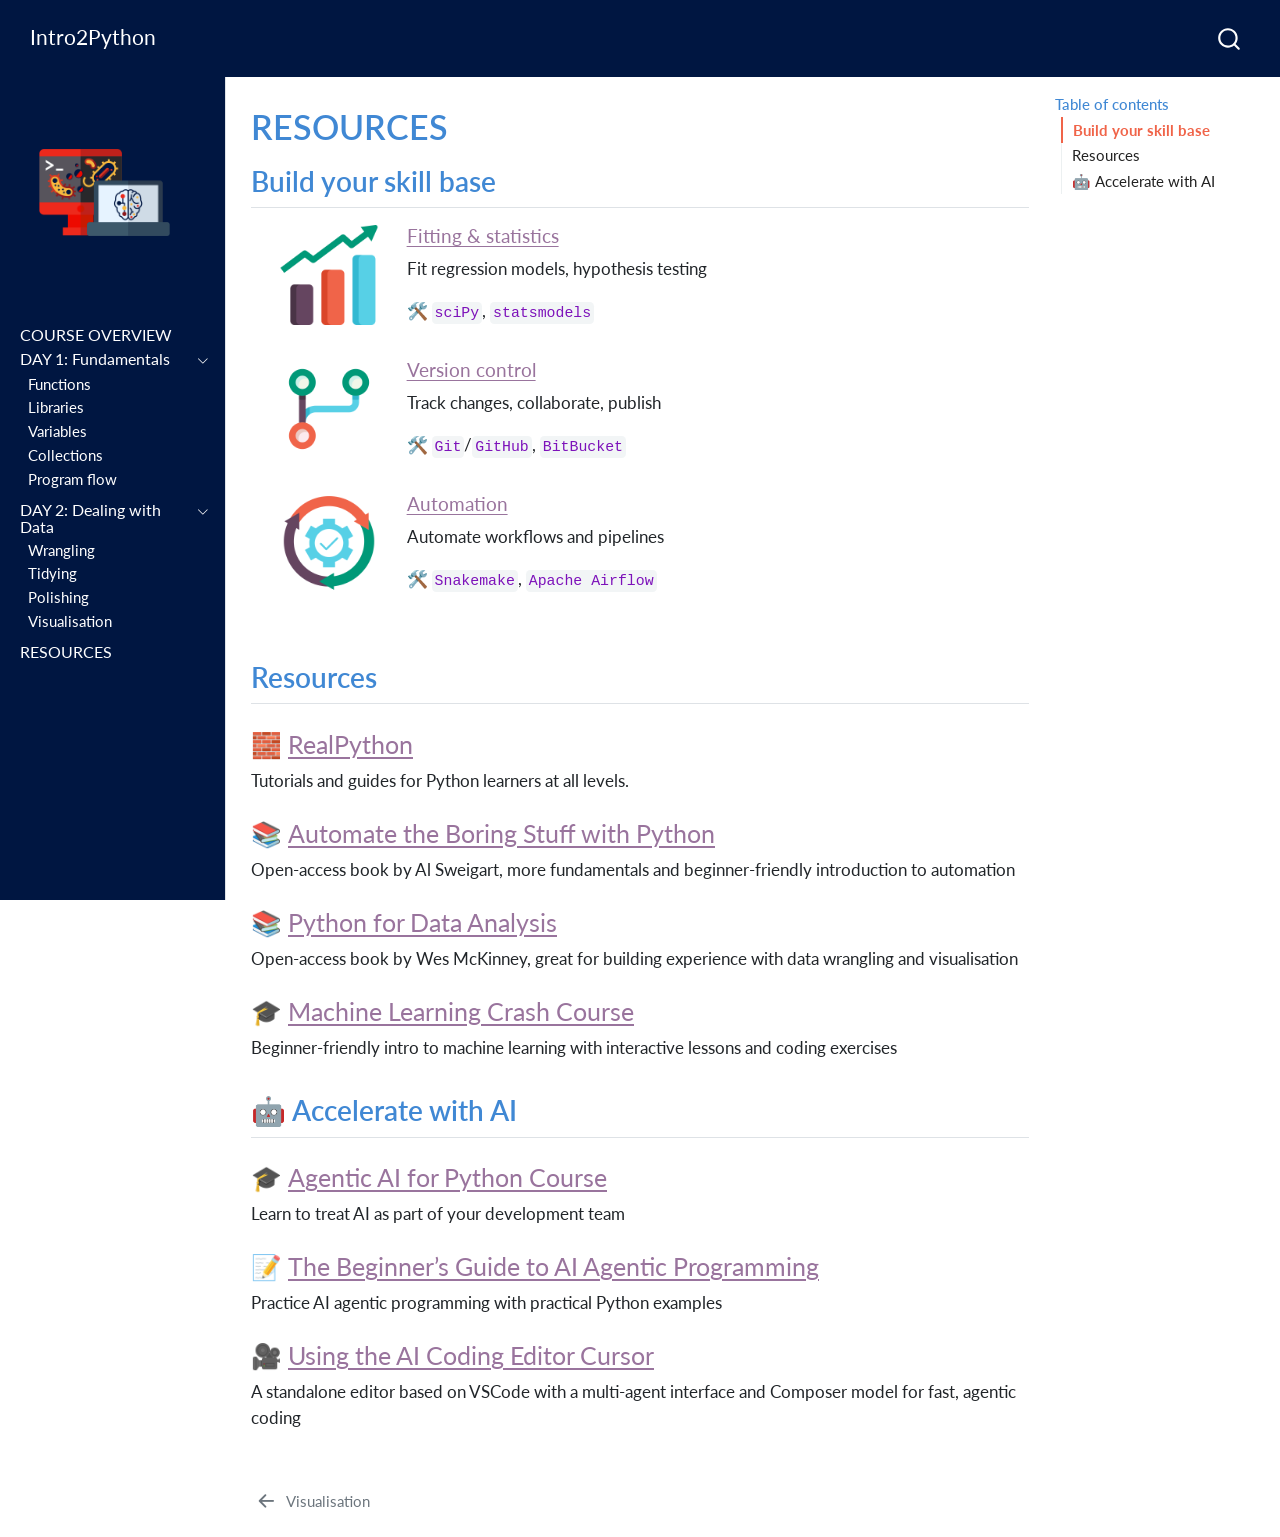
<file: pages/resources.html>
<!DOCTYPE html>
<html xmlns="http://www.w3.org/1999/xhtml" lang="en" xml:lang="en"><head>

<meta charset="utf-8">
<meta name="generator" content="quarto-1.8.27">

<meta name="viewport" content="width=device-width, initial-scale=1.0, user-scalable=yes">


<title>RESOURCES – Intro2Python</title>
<style>
code{white-space: pre-wrap;}
span.smallcaps{font-variant: small-caps;}
div.columns{display: flex; gap: min(4vw, 1.5em);}
div.column{flex: auto; overflow-x: auto;}
div.hanging-indent{margin-left: 1.5em; text-indent: -1.5em;}
ul.task-list{list-style: none;}
ul.task-list li input[type="checkbox"] {
  width: 0.8em;
  margin: 0 0.8em 0.2em -1em; /* quarto-specific, see https://github.com/quarto-dev/quarto-cli/issues/4556 */ 
  vertical-align: middle;
}
</style>


<script src="../site_libs/quarto-nav/quarto-nav.js"></script>
<script src="../site_libs/quarto-nav/headroom.min.js"></script>
<script src="../site_libs/clipboard/clipboard.min.js"></script>
<script src="../site_libs/quarto-search/autocomplete.umd.js"></script>
<script src="../site_libs/quarto-search/fuse.min.js"></script>
<script src="../site_libs/quarto-search/quarto-search.js"></script>
<meta name="quarto:offset" content="../">
<link href="../pages/data-viz.html" rel="prev">
<script src="../site_libs/quarto-html/quarto.js" type="module"></script>
<script src="../site_libs/quarto-html/tabsets/tabsets.js" type="module"></script>
<script src="../site_libs/quarto-html/axe/axe-check.js" type="module"></script>
<script src="../site_libs/quarto-html/popper.min.js"></script>
<script src="../site_libs/quarto-html/tippy.umd.min.js"></script>
<script src="../site_libs/quarto-html/anchor.min.js"></script>
<link href="../site_libs/quarto-html/tippy.css" rel="stylesheet">
<link href="../site_libs/quarto-html/quarto-syntax-highlighting-ed96de9b727972fe78a7b5d16c58bf87.css" rel="stylesheet" id="quarto-text-highlighting-styles">
<script src="../site_libs/bootstrap/bootstrap.min.js"></script>
<link href="../site_libs/bootstrap/bootstrap-icons.css" rel="stylesheet">
<link href="../site_libs/bootstrap/bootstrap-86a5ba24d0f45f9e9ab157fcdf83119b.min.css" rel="stylesheet" append-hash="true" id="quarto-bootstrap" data-mode="light">
<script id="quarto-search-options" type="application/json">{
  "location": "navbar",
  "copy-button": false,
  "collapse-after": 3,
  "panel-placement": "end",
  "type": "overlay",
  "limit": 50,
  "keyboard-shortcut": [
    "f",
    "/",
    "s"
  ],
  "show-item-context": false,
  "language": {
    "search-no-results-text": "No results",
    "search-matching-documents-text": "matching documents",
    "search-copy-link-title": "Copy link to search",
    "search-hide-matches-text": "Hide additional matches",
    "search-more-match-text": "more match in this document",
    "search-more-matches-text": "more matches in this document",
    "search-clear-button-title": "Clear",
    "search-text-placeholder": "",
    "search-detached-cancel-button-title": "Cancel",
    "search-submit-button-title": "Submit",
    "search-label": "Search"
  }
}</script>


<link rel="stylesheet" href="../theme.css">
</head>

<body class="nav-sidebar docked nav-fixed quarto-light">

<div id="quarto-search-results"></div>
  <header id="quarto-header" class="headroom fixed-top">
    <nav class="navbar navbar-expand-lg " data-bs-theme="dark">
      <div class="navbar-container container-fluid">
      <div class="navbar-brand-container mx-auto">
    <a class="navbar-brand" href="../index.html">
    <span class="navbar-title">Intro2Python</span>
    </a>
  </div>
        <div class="quarto-navbar-tools tools-end">
</div>
          <div id="quarto-search" class="" title="Search"></div>
      </div> <!-- /container-fluid -->
    </nav>
  <nav class="quarto-secondary-nav">
    <div class="container-fluid d-flex">
      <button type="button" class="quarto-btn-toggle btn" data-bs-toggle="collapse" role="button" data-bs-target=".quarto-sidebar-collapse-item" aria-controls="quarto-sidebar" aria-expanded="false" aria-label="Toggle sidebar navigation" onclick="if (window.quartoToggleHeadroom) { window.quartoToggleHeadroom(); }">
        <i class="bi bi-layout-text-sidebar-reverse"></i>
      </button>
        <nav class="quarto-page-breadcrumbs" aria-label="breadcrumb"><ol class="breadcrumb"><li class="breadcrumb-item"><a href="../pages/resources.html">RESOURCES</a></li></ol></nav>
        <a class="flex-grow-1" role="navigation" data-bs-toggle="collapse" data-bs-target=".quarto-sidebar-collapse-item" aria-controls="quarto-sidebar" aria-expanded="false" aria-label="Toggle sidebar navigation" onclick="if (window.quartoToggleHeadroom) { window.quartoToggleHeadroom(); }">      
        </a>
      <button type="button" class="btn quarto-search-button" aria-label="Search" onclick="window.quartoOpenSearch();">
        <i class="bi bi-search"></i>
      </button>
    </div>
  </nav>
</header>
<!-- content -->
<div id="quarto-content" class="quarto-container page-columns page-rows-contents page-layout-article page-navbar">
<!-- sidebar -->
  <nav id="quarto-sidebar" class="sidebar collapse collapse-horizontal quarto-sidebar-collapse-item sidebar-navigation docked overflow-auto">
    <div class="pt-lg-2 mt-2 text-left sidebar-header sidebar-header-stacked">
      <a href="../index.html" class="sidebar-logo-link">
      <img src="../pages/images/logo_transparent.png" alt="" class="sidebar-logo light-content py-0 d-lg-inline d-none">
      <img src="../pages/images/logo_transparent.png" alt="" class="sidebar-logo dark-content py-0 d-lg-inline d-none">
      </a>
      </div>
        <div class="mt-2 flex-shrink-0 align-items-center">
        <div class="sidebar-search">
        <div id="quarto-search" class="" title="Search"></div>
        </div>
        </div>
    <div class="sidebar-menu-container"> 
    <ul class="list-unstyled mt-1">
        <li class="sidebar-item">
  <div class="sidebar-item-container"> 
  <a href="../index.html" class="sidebar-item-text sidebar-link">
 <span class="menu-text">COURSE OVERVIEW</span></a>
  </div>
</li>
        <li class="sidebar-item sidebar-item-section">
      <div class="sidebar-item-container"> 
            <a class="sidebar-item-text sidebar-link text-start" data-bs-toggle="collapse" data-bs-target="#quarto-sidebar-section-1" role="navigation" aria-expanded="true">
 <span class="menu-text">DAY 1: Fundamentals</span></a>
          <a class="sidebar-item-toggle text-start" data-bs-toggle="collapse" data-bs-target="#quarto-sidebar-section-1" role="navigation" aria-expanded="true" aria-label="Toggle section">
            <i class="bi bi-chevron-right ms-2"></i>
          </a> 
      </div>
      <ul id="quarto-sidebar-section-1" class="collapse list-unstyled sidebar-section depth1 show">  
          <li class="sidebar-item">
  <div class="sidebar-item-container"> 
  <a href="../pages/functions.html" class="sidebar-item-text sidebar-link">
 <span class="menu-text">Functions</span></a>
  </div>
</li>
          <li class="sidebar-item">
  <div class="sidebar-item-container"> 
  <a href="../pages/libraries.html" class="sidebar-item-text sidebar-link">
 <span class="menu-text">Libraries</span></a>
  </div>
</li>
          <li class="sidebar-item">
  <div class="sidebar-item-container"> 
  <a href="../pages/variables-types.html" class="sidebar-item-text sidebar-link">
 <span class="menu-text">Variables</span></a>
  </div>
</li>
          <li class="sidebar-item">
  <div class="sidebar-item-container"> 
  <a href="../pages/collections.html" class="sidebar-item-text sidebar-link">
 <span class="menu-text">Collections</span></a>
  </div>
</li>
          <li class="sidebar-item">
  <div class="sidebar-item-container"> 
  <a href="../pages/program-flow-control.html" class="sidebar-item-text sidebar-link">
 <span class="menu-text">Program flow</span></a>
  </div>
</li>
      </ul>
  </li>
        <li class="sidebar-item sidebar-item-section">
      <div class="sidebar-item-container"> 
            <a class="sidebar-item-text sidebar-link text-start" data-bs-toggle="collapse" data-bs-target="#quarto-sidebar-section-2" role="navigation" aria-expanded="true">
 <span class="menu-text">DAY 2: Dealing with Data</span></a>
          <a class="sidebar-item-toggle text-start" data-bs-toggle="collapse" data-bs-target="#quarto-sidebar-section-2" role="navigation" aria-expanded="true" aria-label="Toggle section">
            <i class="bi bi-chevron-right ms-2"></i>
          </a> 
      </div>
      <ul id="quarto-sidebar-section-2" class="collapse list-unstyled sidebar-section depth1 show">  
          <li class="sidebar-item">
  <div class="sidebar-item-container"> 
  <a href="../pages/data-wrangling.html" class="sidebar-item-text sidebar-link">
 <span class="menu-text">Wrangling</span></a>
  </div>
</li>
          <li class="sidebar-item">
  <div class="sidebar-item-container"> 
  <a href="../pages/data-processing.html" class="sidebar-item-text sidebar-link">
 <span class="menu-text">Tidying</span></a>
  </div>
</li>
          <li class="sidebar-item">
  <div class="sidebar-item-container"> 
  <a href="../pages/data-polishing.html" class="sidebar-item-text sidebar-link">
 <span class="menu-text">Polishing</span></a>
  </div>
</li>
          <li class="sidebar-item">
  <div class="sidebar-item-container"> 
  <a href="../pages/data-viz.html" class="sidebar-item-text sidebar-link">
 <span class="menu-text">Visualisation</span></a>
  </div>
</li>
      </ul>
  </li>
        <li class="sidebar-item">
  <div class="sidebar-item-container"> 
  <a href="../pages/resources.html" class="sidebar-item-text sidebar-link active">
 <span class="menu-text">RESOURCES</span></a>
  </div>
</li>
    </ul>
    </div>
</nav>
<div id="quarto-sidebar-glass" class="quarto-sidebar-collapse-item" data-bs-toggle="collapse" data-bs-target=".quarto-sidebar-collapse-item"></div>
<!-- margin-sidebar -->
    <div id="quarto-margin-sidebar" class="sidebar margin-sidebar">
        <nav id="TOC" role="doc-toc" class="toc-active">
    <h2 id="toc-title">Table of contents</h2>
   
  <ul>
  <li><a href="#build-your-skill-base" id="toc-build-your-skill-base" class="nav-link active" data-scroll-target="#build-your-skill-base">Build your skill base</a></li>
  <li><a href="#resources" id="toc-resources" class="nav-link" data-scroll-target="#resources">Resources</a></li>
  <li><a href="#accelerate-with-ai" id="toc-accelerate-with-ai" class="nav-link" data-scroll-target="#accelerate-with-ai">🤖 Accelerate with AI</a></li>
  </ul>
</nav>
    </div>
<!-- main -->
<main class="content" id="quarto-document-content">

<header id="title-block-header" class="quarto-title-block default">
<div class="quarto-title">
<h1 class="title">RESOURCES</h1>
</div>



<div class="quarto-title-meta">

    
  
    
  </div>
  


</header>


<section id="build-your-skill-base" class="level2">
<h2 class="anchored" data-anchor-id="build-your-skill-base">Build your skill base</h2>
<div class="columns">
<div class="column" style="width:20%;">
<div class="quarto-figure quarto-figure-center">
<figure class="figure">
<p><img src="images/statistics.png" class="img-fluid quarto-figure quarto-figure-center figure-img" width="100"></p>
</figure>
</div>
</div><div class="column" style="width:80%;">
<h5 font-size="10pt" align="left" class="anchored">
<a href="">Fitting &amp; statistics</a>
</h5>
<p>Fit regression models, hypothesis testing</p>
<p>🛠️ <code>sciPy</code>, <code>statsmodels</code></p>
</div>
</div>
<div class="columns">
<div class="column" style="width:20%;">
<div class="quarto-figure quarto-figure-center">
<figure class="figure">
<p><img src="images/version-control.png" class="img-fluid quarto-figure quarto-figure-center figure-img" width="100"></p>
</figure>
</div>
</div><div class="column" style="width:80%;">
<h5 font-size="10pt" align="left" class="anchored">
<a href="">Version control</a>
</h5>
<p>Track changes, collaborate, publish</p>
<p>🛠️ <code>Git</code>/<code>GitHub</code>, <code>BitBucket</code></p>
</div>
</div>
<div class="columns">
<div class="column" style="width:20%;">
<div class="quarto-figure quarto-figure-center">
<figure class="figure">
<p><img src="images/automation.png" class="img-fluid quarto-figure quarto-figure-center figure-img" width="100"></p>
</figure>
</div>
</div><div class="column" style="width:80%;">
<h5 font-size="10pt" align="left" class="anchored">
<a href="">Automation</a>
</h5>
<p>Automate workflows and pipelines</p>
<p>🛠️ <code>Snakemake</code>, <code>Apache Airflow</code></p>
</div>
</div>
</section>
<section id="resources" class="level2">
<h2 class="anchored" data-anchor-id="resources">Resources</h2>
<h3 font-size="50pt" align="left" class="anchored">
🧱 <a href="https://realpython.com">RealPython</a>
</h3>
<p>Tutorials and guides for Python learners at all levels.</p>
<h3 font-size="50pt" align="left" class="anchored">
📚 <a href="https://automatetheboringstuff.com/">Automate the Boring Stuff with Python</a>
</h3>
<p>Open-access book by Al Sweigart, more fundamentals and beginner-friendly introduction to automation</p>
<h3 font-size="50pt" align="left" class="anchored">
📚 <a href="https://wesmckinney.com/book/">Python for Data Analysis</a>
</h3>
<p>Open-access book by Wes McKinney, great for building experience with data wrangling and visualisation</p>
<h3 font-size="50pt" align="left" class="anchored">
🎓 <a href="https://developers.google.com/machine-learning/crash-course">Machine Learning Crash Course</a>
</h3>
<p>Beginner-friendly intro to machine learning with interactive lessons and coding exercises</p>
</section>
<section id="accelerate-with-ai" class="level2">
<h2 class="anchored" data-anchor-id="accelerate-with-ai">🤖 Accelerate with AI</h2>
<h3 font-size="50pt" align="left" class="anchored">
🎓 <a href="https://training.talkpython.fm/courses/agentic-ai-programming-for-python">Agentic AI for Python Course</a>
</h3>
<p>Learn to treat AI as part of your development team</p>
<h3 font-size="50pt" align="left" class="anchored">
📝 <a href="https://medium.com/@Rohan_Dutt/the-beginners-guide-to-ai-agentic-programming-with-python-code-91a772f8827f">The Beginner’s Guide to AI Agentic Programming</a>
</h3>
<p>Practice AI agentic programming with practical Python examples</p>
<h3 font-size="50pt" align="left" class="anchored">
🎥 <a href="https://realpython.com/videos/tips-using-ai-editor-cursor-overview/">Using the AI Coding Editor Cursor</a>
</h3>
<p>A standalone editor based on VSCode with a multi-agent interface and Composer model for fast, agentic coding</p>


</section>

</main> <!-- /main -->
<script id="quarto-html-after-body" type="application/javascript">
  window.document.addEventListener("DOMContentLoaded", function (event) {
    const icon = "";
    const anchorJS = new window.AnchorJS();
    anchorJS.options = {
      placement: 'right',
      icon: icon
    };
    anchorJS.add('.anchored');
    const isCodeAnnotation = (el) => {
      for (const clz of el.classList) {
        if (clz.startsWith('code-annotation-')) {                     
          return true;
        }
      }
      return false;
    }
    const onCopySuccess = function(e) {
      // button target
      const button = e.trigger;
      // don't keep focus
      button.blur();
      // flash "checked"
      button.classList.add('code-copy-button-checked');
      var currentTitle = button.getAttribute("title");
      button.setAttribute("title", "Copied!");
      let tooltip;
      if (window.bootstrap) {
        button.setAttribute("data-bs-toggle", "tooltip");
        button.setAttribute("data-bs-placement", "left");
        button.setAttribute("data-bs-title", "Copied!");
        tooltip = new bootstrap.Tooltip(button, 
          { trigger: "manual", 
            customClass: "code-copy-button-tooltip",
            offset: [0, -8]});
        tooltip.show();    
      }
      setTimeout(function() {
        if (tooltip) {
          tooltip.hide();
          button.removeAttribute("data-bs-title");
          button.removeAttribute("data-bs-toggle");
          button.removeAttribute("data-bs-placement");
        }
        button.setAttribute("title", currentTitle);
        button.classList.remove('code-copy-button-checked');
      }, 1000);
      // clear code selection
      e.clearSelection();
    }
    const getTextToCopy = function(trigger) {
      const outerScaffold = trigger.parentElement.cloneNode(true);
      const codeEl = outerScaffold.querySelector('code');
      for (const childEl of codeEl.children) {
        if (isCodeAnnotation(childEl)) {
          childEl.remove();
        }
      }
      return codeEl.innerText;
    }
    const clipboard = new window.ClipboardJS('.code-copy-button:not([data-in-quarto-modal])', {
      text: getTextToCopy
    });
    clipboard.on('success', onCopySuccess);
    if (window.document.getElementById('quarto-embedded-source-code-modal')) {
      const clipboardModal = new window.ClipboardJS('.code-copy-button[data-in-quarto-modal]', {
        text: getTextToCopy,
        container: window.document.getElementById('quarto-embedded-source-code-modal')
      });
      clipboardModal.on('success', onCopySuccess);
    }
      var localhostRegex = new RegExp(/^(?:http|https):\/\/localhost\:?[0-9]*\//);
      var mailtoRegex = new RegExp(/^mailto:/);
        var filterRegex = new RegExp('/' + window.location.host + '/');
      var isInternal = (href) => {
          return filterRegex.test(href) || localhostRegex.test(href) || mailtoRegex.test(href);
      }
      // Inspect non-navigation links and adorn them if external
     var links = window.document.querySelectorAll('a[href]:not(.nav-link):not(.navbar-brand):not(.toc-action):not(.sidebar-link):not(.sidebar-item-toggle):not(.pagination-link):not(.no-external):not([aria-hidden]):not(.dropdown-item):not(.quarto-navigation-tool):not(.about-link)');
      for (var i=0; i<links.length; i++) {
        const link = links[i];
        if (!isInternal(link.href)) {
          // undo the damage that might have been done by quarto-nav.js in the case of
          // links that we want to consider external
          if (link.dataset.originalHref !== undefined) {
            link.href = link.dataset.originalHref;
          }
        }
      }
    function tippyHover(el, contentFn, onTriggerFn, onUntriggerFn) {
      const config = {
        allowHTML: true,
        maxWidth: 500,
        delay: 100,
        arrow: false,
        appendTo: function(el) {
            return el.parentElement;
        },
        interactive: true,
        interactiveBorder: 10,
        theme: 'quarto',
        placement: 'bottom-start',
      };
      if (contentFn) {
        config.content = contentFn;
      }
      if (onTriggerFn) {
        config.onTrigger = onTriggerFn;
      }
      if (onUntriggerFn) {
        config.onUntrigger = onUntriggerFn;
      }
      window.tippy(el, config); 
    }
    const noterefs = window.document.querySelectorAll('a[role="doc-noteref"]');
    for (var i=0; i<noterefs.length; i++) {
      const ref = noterefs[i];
      tippyHover(ref, function() {
        // use id or data attribute instead here
        let href = ref.getAttribute('data-footnote-href') || ref.getAttribute('href');
        try { href = new URL(href).hash; } catch {}
        const id = href.replace(/^#\/?/, "");
        const note = window.document.getElementById(id);
        if (note) {
          return note.innerHTML;
        } else {
          return "";
        }
      });
    }
    const xrefs = window.document.querySelectorAll('a.quarto-xref');
    const processXRef = (id, note) => {
      // Strip column container classes
      const stripColumnClz = (el) => {
        el.classList.remove("page-full", "page-columns");
        if (el.children) {
          for (const child of el.children) {
            stripColumnClz(child);
          }
        }
      }
      stripColumnClz(note)
      if (id === null || id.startsWith('sec-')) {
        // Special case sections, only their first couple elements
        const container = document.createElement("div");
        if (note.children && note.children.length > 2) {
          container.appendChild(note.children[0].cloneNode(true));
          for (let i = 1; i < note.children.length; i++) {
            const child = note.children[i];
            if (child.tagName === "P" && child.innerText === "") {
              continue;
            } else {
              container.appendChild(child.cloneNode(true));
              break;
            }
          }
          if (window.Quarto?.typesetMath) {
            window.Quarto.typesetMath(container);
          }
          return container.innerHTML
        } else {
          if (window.Quarto?.typesetMath) {
            window.Quarto.typesetMath(note);
          }
          return note.innerHTML;
        }
      } else {
        // Remove any anchor links if they are present
        const anchorLink = note.querySelector('a.anchorjs-link');
        if (anchorLink) {
          anchorLink.remove();
        }
        if (window.Quarto?.typesetMath) {
          window.Quarto.typesetMath(note);
        }
        if (note.classList.contains("callout")) {
          return note.outerHTML;
        } else {
          return note.innerHTML;
        }
      }
    }
    for (var i=0; i<xrefs.length; i++) {
      const xref = xrefs[i];
      tippyHover(xref, undefined, function(instance) {
        instance.disable();
        let url = xref.getAttribute('href');
        let hash = undefined; 
        if (url.startsWith('#')) {
          hash = url;
        } else {
          try { hash = new URL(url).hash; } catch {}
        }
        if (hash) {
          const id = hash.replace(/^#\/?/, "");
          const note = window.document.getElementById(id);
          if (note !== null) {
            try {
              const html = processXRef(id, note.cloneNode(true));
              instance.setContent(html);
            } finally {
              instance.enable();
              instance.show();
            }
          } else {
            // See if we can fetch this
            fetch(url.split('#')[0])
            .then(res => res.text())
            .then(html => {
              const parser = new DOMParser();
              const htmlDoc = parser.parseFromString(html, "text/html");
              const note = htmlDoc.getElementById(id);
              if (note !== null) {
                const html = processXRef(id, note);
                instance.setContent(html);
              } 
            }).finally(() => {
              instance.enable();
              instance.show();
            });
          }
        } else {
          // See if we can fetch a full url (with no hash to target)
          // This is a special case and we should probably do some content thinning / targeting
          fetch(url)
          .then(res => res.text())
          .then(html => {
            const parser = new DOMParser();
            const htmlDoc = parser.parseFromString(html, "text/html");
            const note = htmlDoc.querySelector('main.content');
            if (note !== null) {
              // This should only happen for chapter cross references
              // (since there is no id in the URL)
              // remove the first header
              if (note.children.length > 0 && note.children[0].tagName === "HEADER") {
                note.children[0].remove();
              }
              const html = processXRef(null, note);
              instance.setContent(html);
            } 
          }).finally(() => {
            instance.enable();
            instance.show();
          });
        }
      }, function(instance) {
      });
    }
        let selectedAnnoteEl;
        const selectorForAnnotation = ( cell, annotation) => {
          let cellAttr = 'data-code-cell="' + cell + '"';
          let lineAttr = 'data-code-annotation="' +  annotation + '"';
          const selector = 'span[' + cellAttr + '][' + lineAttr + ']';
          return selector;
        }
        const selectCodeLines = (annoteEl) => {
          const doc = window.document;
          const targetCell = annoteEl.getAttribute("data-target-cell");
          const targetAnnotation = annoteEl.getAttribute("data-target-annotation");
          const annoteSpan = window.document.querySelector(selectorForAnnotation(targetCell, targetAnnotation));
          const lines = annoteSpan.getAttribute("data-code-lines").split(",");
          const lineIds = lines.map((line) => {
            return targetCell + "-" + line;
          })
          let top = null;
          let height = null;
          let parent = null;
          if (lineIds.length > 0) {
              //compute the position of the single el (top and bottom and make a div)
              const el = window.document.getElementById(lineIds[0]);
              top = el.offsetTop;
              height = el.offsetHeight;
              parent = el.parentElement.parentElement;
            if (lineIds.length > 1) {
              const lastEl = window.document.getElementById(lineIds[lineIds.length - 1]);
              const bottom = lastEl.offsetTop + lastEl.offsetHeight;
              height = bottom - top;
            }
            if (top !== null && height !== null && parent !== null) {
              // cook up a div (if necessary) and position it 
              let div = window.document.getElementById("code-annotation-line-highlight");
              if (div === null) {
                div = window.document.createElement("div");
                div.setAttribute("id", "code-annotation-line-highlight");
                div.style.position = 'absolute';
                parent.appendChild(div);
              }
              div.style.top = top - 2 + "px";
              div.style.height = height + 4 + "px";
              div.style.left = 0;
              let gutterDiv = window.document.getElementById("code-annotation-line-highlight-gutter");
              if (gutterDiv === null) {
                gutterDiv = window.document.createElement("div");
                gutterDiv.setAttribute("id", "code-annotation-line-highlight-gutter");
                gutterDiv.style.position = 'absolute';
                const codeCell = window.document.getElementById(targetCell);
                const gutter = codeCell.querySelector('.code-annotation-gutter');
                gutter.appendChild(gutterDiv);
              }
              gutterDiv.style.top = top - 2 + "px";
              gutterDiv.style.height = height + 4 + "px";
            }
            selectedAnnoteEl = annoteEl;
          }
        };
        const unselectCodeLines = () => {
          const elementsIds = ["code-annotation-line-highlight", "code-annotation-line-highlight-gutter"];
          elementsIds.forEach((elId) => {
            const div = window.document.getElementById(elId);
            if (div) {
              div.remove();
            }
          });
          selectedAnnoteEl = undefined;
        };
          // Handle positioning of the toggle
      window.addEventListener(
        "resize",
        throttle(() => {
          elRect = undefined;
          if (selectedAnnoteEl) {
            selectCodeLines(selectedAnnoteEl);
          }
        }, 10)
      );
      function throttle(fn, ms) {
      let throttle = false;
      let timer;
        return (...args) => {
          if(!throttle) { // first call gets through
              fn.apply(this, args);
              throttle = true;
          } else { // all the others get throttled
              if(timer) clearTimeout(timer); // cancel #2
              timer = setTimeout(() => {
                fn.apply(this, args);
                timer = throttle = false;
              }, ms);
          }
        };
      }
        // Attach click handler to the DT
        const annoteDls = window.document.querySelectorAll('dt[data-target-cell]');
        for (const annoteDlNode of annoteDls) {
          annoteDlNode.addEventListener('click', (event) => {
            const clickedEl = event.target;
            if (clickedEl !== selectedAnnoteEl) {
              unselectCodeLines();
              const activeEl = window.document.querySelector('dt[data-target-cell].code-annotation-active');
              if (activeEl) {
                activeEl.classList.remove('code-annotation-active');
              }
              selectCodeLines(clickedEl);
              clickedEl.classList.add('code-annotation-active');
            } else {
              // Unselect the line
              unselectCodeLines();
              clickedEl.classList.remove('code-annotation-active');
            }
          });
        }
    const findCites = (el) => {
      const parentEl = el.parentElement;
      if (parentEl) {
        const cites = parentEl.dataset.cites;
        if (cites) {
          return {
            el,
            cites: cites.split(' ')
          };
        } else {
          return findCites(el.parentElement)
        }
      } else {
        return undefined;
      }
    };
    var bibliorefs = window.document.querySelectorAll('a[role="doc-biblioref"]');
    for (var i=0; i<bibliorefs.length; i++) {
      const ref = bibliorefs[i];
      const citeInfo = findCites(ref);
      if (citeInfo) {
        tippyHover(citeInfo.el, function() {
          var popup = window.document.createElement('div');
          citeInfo.cites.forEach(function(cite) {
            var citeDiv = window.document.createElement('div');
            citeDiv.classList.add('hanging-indent');
            citeDiv.classList.add('csl-entry');
            var biblioDiv = window.document.getElementById('ref-' + cite);
            if (biblioDiv) {
              citeDiv.innerHTML = biblioDiv.innerHTML;
            }
            popup.appendChild(citeDiv);
          });
          return popup.innerHTML;
        });
      }
    }
  });
  </script>
<nav class="page-navigation">
  <div class="nav-page nav-page-previous">
      <a href="../pages/data-viz.html" class="pagination-link" aria-label="Visualisation">
        <i class="bi bi-arrow-left-short"></i> <span class="nav-page-text">Visualisation</span>
      </a>          
  </div>
  <div class="nav-page nav-page-next">
  </div>
</nav>
</div> <!-- /content -->




</body></html>
</file>
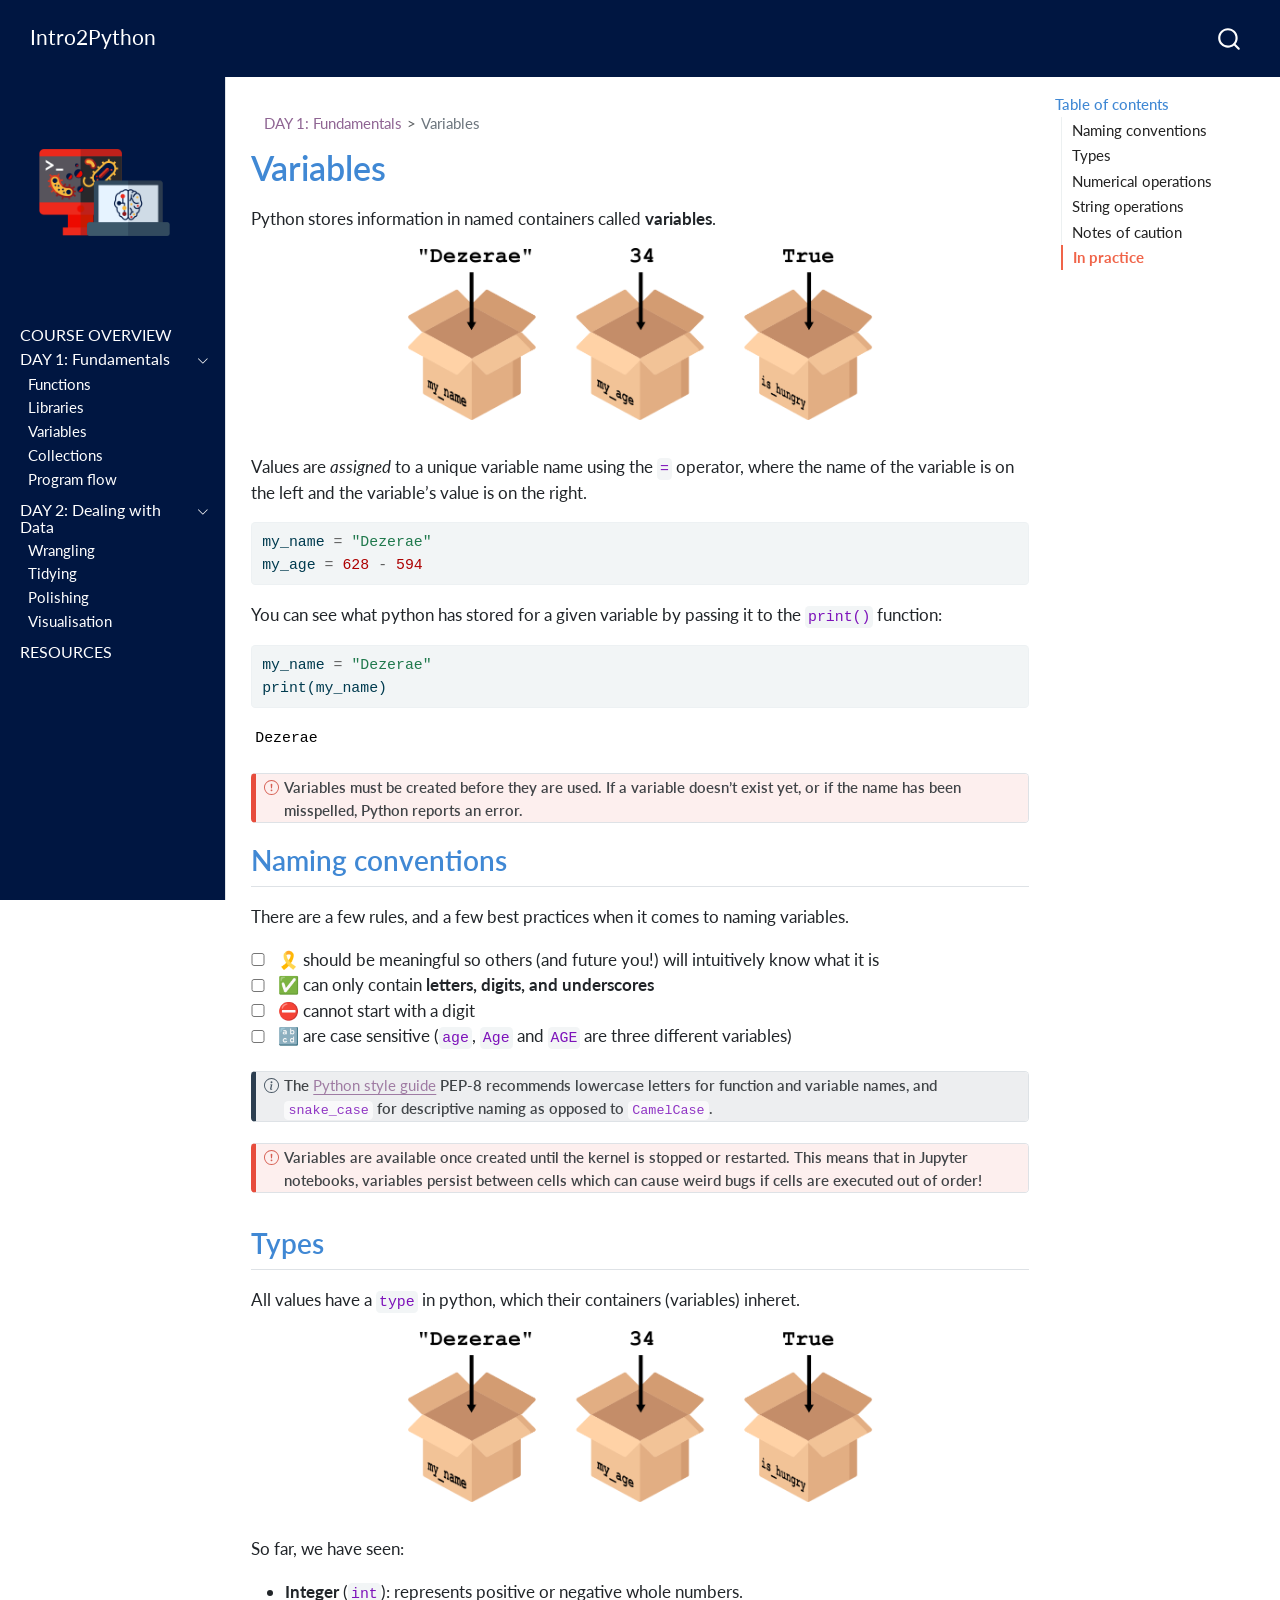
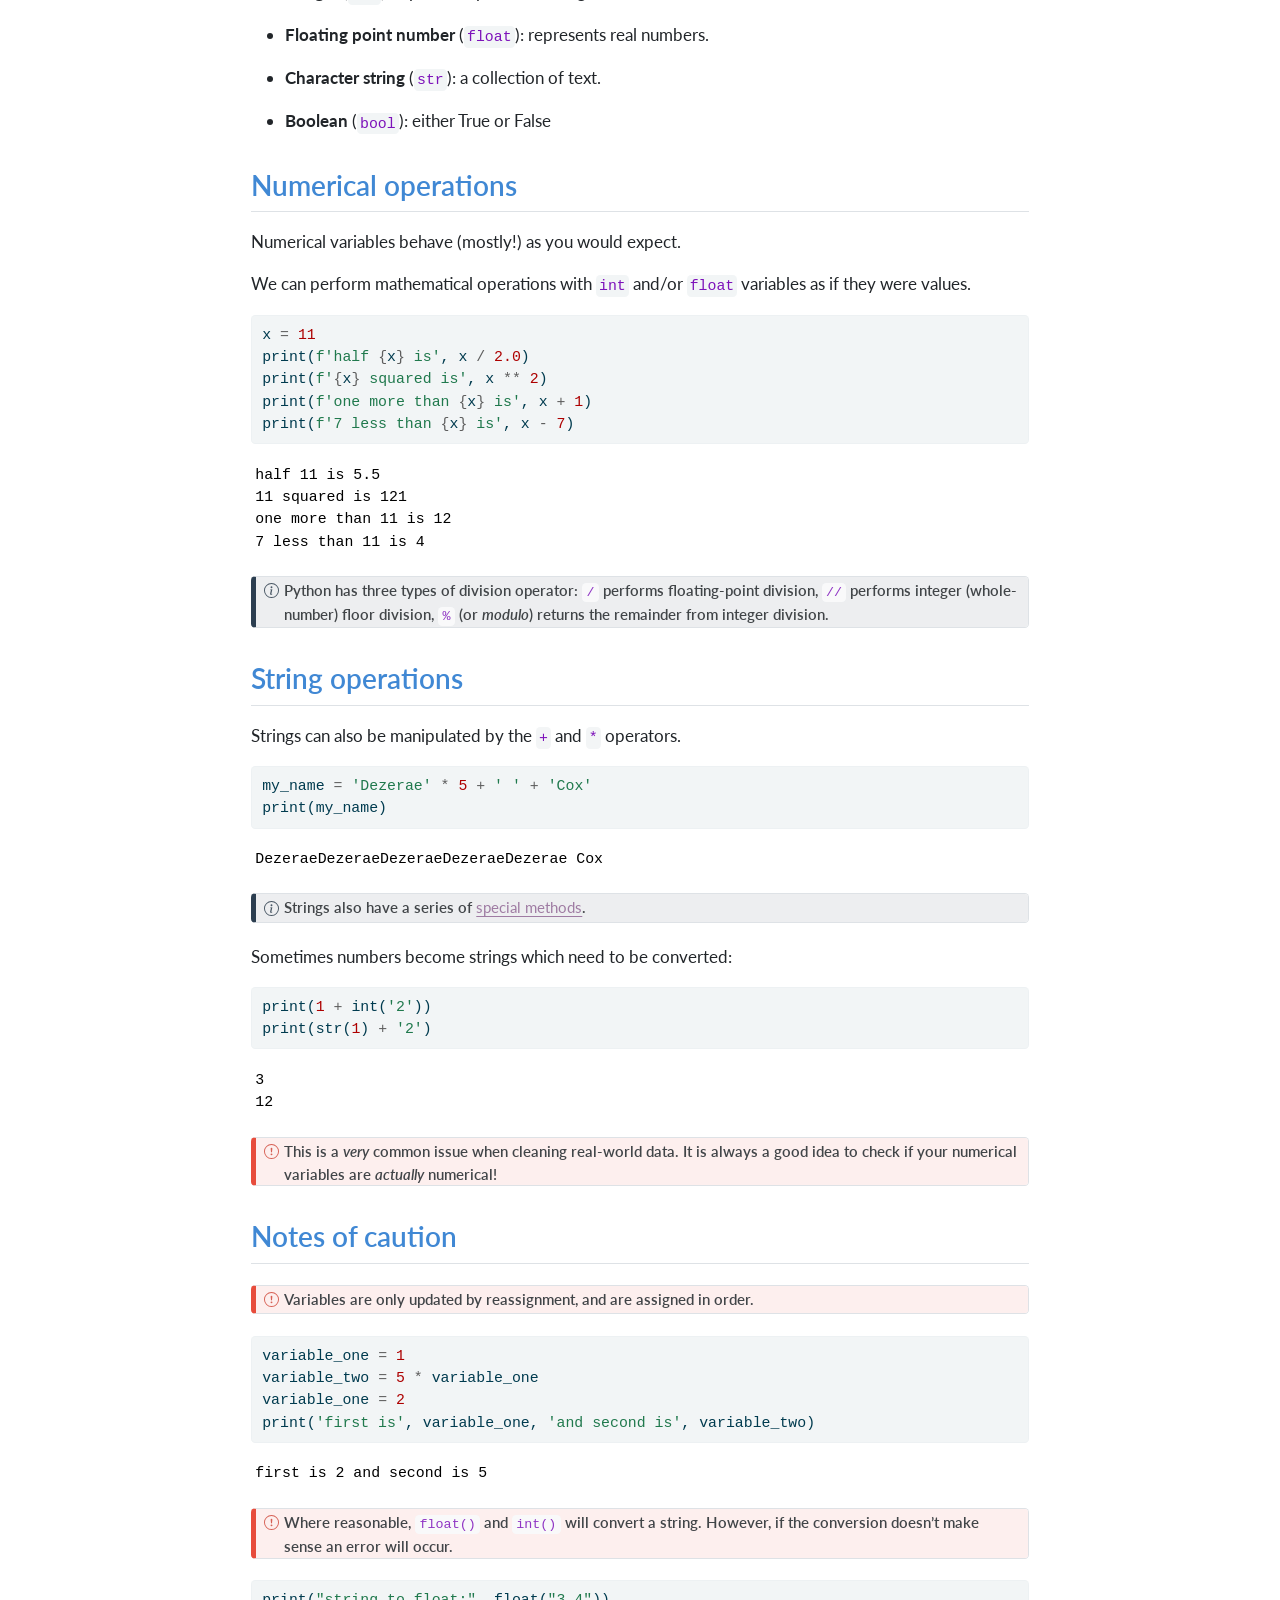
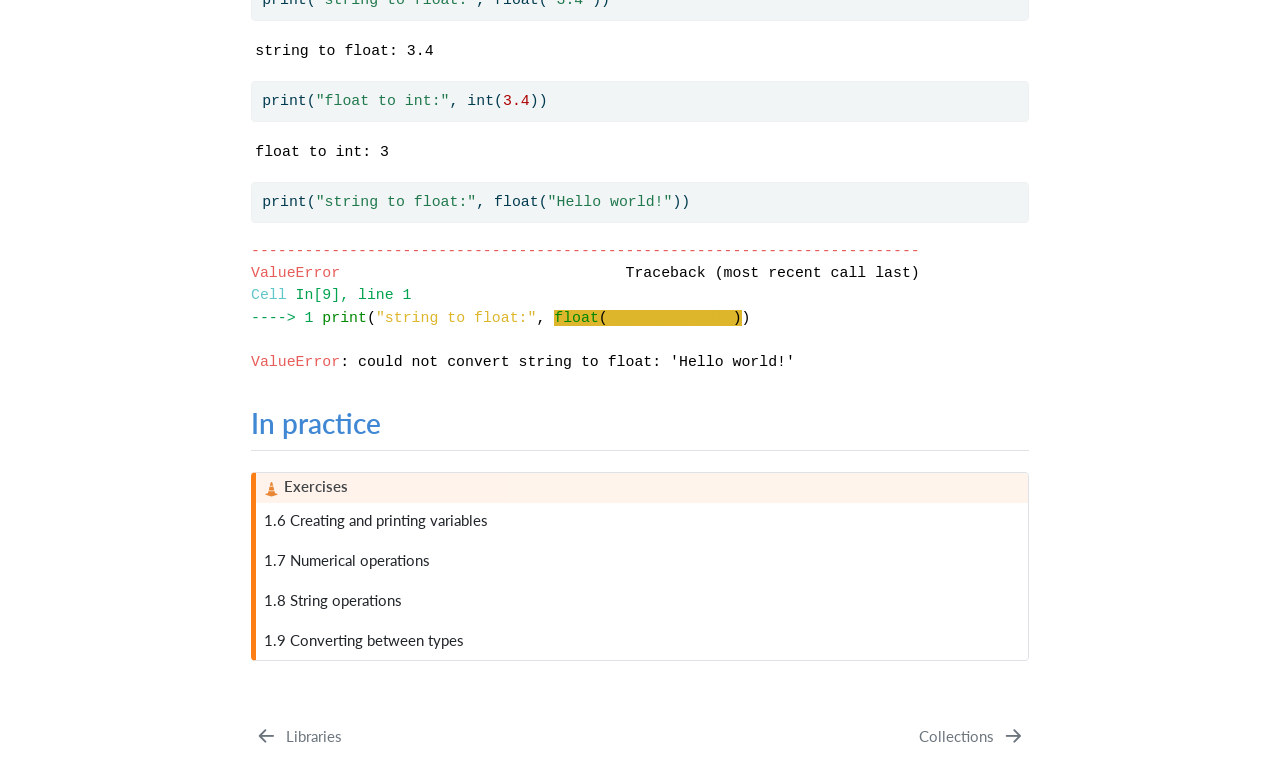
<file: pages/variables-types.html>
<!DOCTYPE html>
<html xmlns="http://www.w3.org/1999/xhtml" lang="en" xml:lang="en"><head>

<meta charset="utf-8">
<meta name="generator" content="quarto-1.8.27">

<meta name="viewport" content="width=device-width, initial-scale=1.0, user-scalable=yes">


<title>Variables – Intro2Python</title>
<style>
code{white-space: pre-wrap;}
span.smallcaps{font-variant: small-caps;}
div.columns{display: flex; gap: min(4vw, 1.5em);}
div.column{flex: auto; overflow-x: auto;}
div.hanging-indent{margin-left: 1.5em; text-indent: -1.5em;}
ul.task-list{list-style: none;}
ul.task-list li input[type="checkbox"] {
  width: 0.8em;
  margin: 0 0.8em 0.2em -1em; /* quarto-specific, see https://github.com/quarto-dev/quarto-cli/issues/4556 */ 
  vertical-align: middle;
}
/* CSS for syntax highlighting */
html { -webkit-text-size-adjust: 100%; }
pre > code.sourceCode { white-space: pre; position: relative; }
pre > code.sourceCode > span { display: inline-block; line-height: 1.25; }
pre > code.sourceCode > span:empty { height: 1.2em; }
.sourceCode { overflow: visible; }
code.sourceCode > span { color: inherit; text-decoration: inherit; }
div.sourceCode { margin: 1em 0; }
pre.sourceCode { margin: 0; }
@media screen {
div.sourceCode { overflow: auto; }
}
@media print {
pre > code.sourceCode { white-space: pre-wrap; }
pre > code.sourceCode > span { text-indent: -5em; padding-left: 5em; }
}
pre.numberSource code
  { counter-reset: source-line 0; }
pre.numberSource code > span
  { position: relative; left: -4em; counter-increment: source-line; }
pre.numberSource code > span > a:first-child::before
  { content: counter(source-line);
    position: relative; left: -1em; text-align: right; vertical-align: baseline;
    border: none; display: inline-block;
    -webkit-touch-callout: none; -webkit-user-select: none;
    -khtml-user-select: none; -moz-user-select: none;
    -ms-user-select: none; user-select: none;
    padding: 0 4px; width: 4em;
  }
pre.numberSource { margin-left: 3em;  padding-left: 4px; }
div.sourceCode
  {   }
@media screen {
pre > code.sourceCode > span > a:first-child::before { text-decoration: underline; }
}
</style>


<script src="../site_libs/quarto-nav/quarto-nav.js"></script>
<script src="../site_libs/quarto-nav/headroom.min.js"></script>
<script src="../site_libs/clipboard/clipboard.min.js"></script>
<script src="../site_libs/quarto-search/autocomplete.umd.js"></script>
<script src="../site_libs/quarto-search/fuse.min.js"></script>
<script src="../site_libs/quarto-search/quarto-search.js"></script>
<meta name="quarto:offset" content="../">
<link href="../pages/collections.html" rel="next">
<link href="../pages/libraries.html" rel="prev">
<script src="../site_libs/quarto-html/quarto.js" type="module"></script>
<script src="../site_libs/quarto-html/tabsets/tabsets.js" type="module"></script>
<script src="../site_libs/quarto-html/axe/axe-check.js" type="module"></script>
<script src="../site_libs/quarto-html/popper.min.js"></script>
<script src="../site_libs/quarto-html/tippy.umd.min.js"></script>
<script src="../site_libs/quarto-html/anchor.min.js"></script>
<link href="../site_libs/quarto-html/tippy.css" rel="stylesheet">
<link href="../site_libs/quarto-html/quarto-syntax-highlighting-ed96de9b727972fe78a7b5d16c58bf87.css" rel="stylesheet" id="quarto-text-highlighting-styles">
<script src="../site_libs/bootstrap/bootstrap.min.js"></script>
<link href="../site_libs/bootstrap/bootstrap-icons.css" rel="stylesheet">
<link href="../site_libs/bootstrap/bootstrap-86a5ba24d0f45f9e9ab157fcdf83119b.min.css" rel="stylesheet" append-hash="true" id="quarto-bootstrap" data-mode="light">
<script id="quarto-search-options" type="application/json">{
  "location": "navbar",
  "copy-button": false,
  "collapse-after": 3,
  "panel-placement": "end",
  "type": "overlay",
  "limit": 50,
  "keyboard-shortcut": [
    "f",
    "/",
    "s"
  ],
  "show-item-context": false,
  "language": {
    "search-no-results-text": "No results",
    "search-matching-documents-text": "matching documents",
    "search-copy-link-title": "Copy link to search",
    "search-hide-matches-text": "Hide additional matches",
    "search-more-match-text": "more match in this document",
    "search-more-matches-text": "more matches in this document",
    "search-clear-button-title": "Clear",
    "search-text-placeholder": "",
    "search-detached-cancel-button-title": "Cancel",
    "search-submit-button-title": "Submit",
    "search-label": "Search"
  }
}</script>


<link rel="stylesheet" href="../theme.css">
</head>

<body class="nav-sidebar docked nav-fixed quarto-light">

<div id="quarto-search-results"></div>
  <header id="quarto-header" class="headroom fixed-top">
    <nav class="navbar navbar-expand-lg " data-bs-theme="dark">
      <div class="navbar-container container-fluid">
      <div class="navbar-brand-container mx-auto">
    <a class="navbar-brand" href="../index.html">
    <span class="navbar-title">Intro2Python</span>
    </a>
  </div>
        <div class="quarto-navbar-tools tools-end">
</div>
          <div id="quarto-search" class="" title="Search"></div>
      </div> <!-- /container-fluid -->
    </nav>
  <nav class="quarto-secondary-nav">
    <div class="container-fluid d-flex">
      <button type="button" class="quarto-btn-toggle btn" data-bs-toggle="collapse" role="button" data-bs-target=".quarto-sidebar-collapse-item" aria-controls="quarto-sidebar" aria-expanded="false" aria-label="Toggle sidebar navigation" onclick="if (window.quartoToggleHeadroom) { window.quartoToggleHeadroom(); }">
        <i class="bi bi-layout-text-sidebar-reverse"></i>
      </button>
        <nav class="quarto-page-breadcrumbs" aria-label="breadcrumb"><ol class="breadcrumb"><li class="breadcrumb-item"><a href="../pages/functions.html">DAY 1: Fundamentals</a></li><li class="breadcrumb-item"><a href="../pages/variables-types.html">Variables</a></li></ol></nav>
        <a class="flex-grow-1" role="navigation" data-bs-toggle="collapse" data-bs-target=".quarto-sidebar-collapse-item" aria-controls="quarto-sidebar" aria-expanded="false" aria-label="Toggle sidebar navigation" onclick="if (window.quartoToggleHeadroom) { window.quartoToggleHeadroom(); }">      
        </a>
      <button type="button" class="btn quarto-search-button" aria-label="Search" onclick="window.quartoOpenSearch();">
        <i class="bi bi-search"></i>
      </button>
    </div>
  </nav>
</header>
<!-- content -->
<div id="quarto-content" class="quarto-container page-columns page-rows-contents page-layout-article page-navbar">
<!-- sidebar -->
  <nav id="quarto-sidebar" class="sidebar collapse collapse-horizontal quarto-sidebar-collapse-item sidebar-navigation docked overflow-auto">
    <div class="pt-lg-2 mt-2 text-left sidebar-header sidebar-header-stacked">
      <a href="../index.html" class="sidebar-logo-link">
      <img src="../pages/images/logo_transparent.png" alt="" class="sidebar-logo light-content py-0 d-lg-inline d-none">
      <img src="../pages/images/logo_transparent.png" alt="" class="sidebar-logo dark-content py-0 d-lg-inline d-none">
      </a>
      </div>
        <div class="mt-2 flex-shrink-0 align-items-center">
        <div class="sidebar-search">
        <div id="quarto-search" class="" title="Search"></div>
        </div>
        </div>
    <div class="sidebar-menu-container"> 
    <ul class="list-unstyled mt-1">
        <li class="sidebar-item">
  <div class="sidebar-item-container"> 
  <a href="../index.html" class="sidebar-item-text sidebar-link">
 <span class="menu-text">COURSE OVERVIEW</span></a>
  </div>
</li>
        <li class="sidebar-item sidebar-item-section">
      <div class="sidebar-item-container"> 
            <a class="sidebar-item-text sidebar-link text-start" data-bs-toggle="collapse" data-bs-target="#quarto-sidebar-section-1" role="navigation" aria-expanded="true">
 <span class="menu-text">DAY 1: Fundamentals</span></a>
          <a class="sidebar-item-toggle text-start" data-bs-toggle="collapse" data-bs-target="#quarto-sidebar-section-1" role="navigation" aria-expanded="true" aria-label="Toggle section">
            <i class="bi bi-chevron-right ms-2"></i>
          </a> 
      </div>
      <ul id="quarto-sidebar-section-1" class="collapse list-unstyled sidebar-section depth1 show">  
          <li class="sidebar-item">
  <div class="sidebar-item-container"> 
  <a href="../pages/functions.html" class="sidebar-item-text sidebar-link">
 <span class="menu-text">Functions</span></a>
  </div>
</li>
          <li class="sidebar-item">
  <div class="sidebar-item-container"> 
  <a href="../pages/libraries.html" class="sidebar-item-text sidebar-link">
 <span class="menu-text">Libraries</span></a>
  </div>
</li>
          <li class="sidebar-item">
  <div class="sidebar-item-container"> 
  <a href="../pages/variables-types.html" class="sidebar-item-text sidebar-link active">
 <span class="menu-text">Variables</span></a>
  </div>
</li>
          <li class="sidebar-item">
  <div class="sidebar-item-container"> 
  <a href="../pages/collections.html" class="sidebar-item-text sidebar-link">
 <span class="menu-text">Collections</span></a>
  </div>
</li>
          <li class="sidebar-item">
  <div class="sidebar-item-container"> 
  <a href="../pages/program-flow-control.html" class="sidebar-item-text sidebar-link">
 <span class="menu-text">Program flow</span></a>
  </div>
</li>
      </ul>
  </li>
        <li class="sidebar-item sidebar-item-section">
      <div class="sidebar-item-container"> 
            <a class="sidebar-item-text sidebar-link text-start" data-bs-toggle="collapse" data-bs-target="#quarto-sidebar-section-2" role="navigation" aria-expanded="true">
 <span class="menu-text">DAY 2: Dealing with Data</span></a>
          <a class="sidebar-item-toggle text-start" data-bs-toggle="collapse" data-bs-target="#quarto-sidebar-section-2" role="navigation" aria-expanded="true" aria-label="Toggle section">
            <i class="bi bi-chevron-right ms-2"></i>
          </a> 
      </div>
      <ul id="quarto-sidebar-section-2" class="collapse list-unstyled sidebar-section depth1 show">  
          <li class="sidebar-item">
  <div class="sidebar-item-container"> 
  <a href="../pages/data-wrangling.html" class="sidebar-item-text sidebar-link">
 <span class="menu-text">Wrangling</span></a>
  </div>
</li>
          <li class="sidebar-item">
  <div class="sidebar-item-container"> 
  <a href="../pages/data-processing.html" class="sidebar-item-text sidebar-link">
 <span class="menu-text">Tidying</span></a>
  </div>
</li>
          <li class="sidebar-item">
  <div class="sidebar-item-container"> 
  <a href="../pages/data-polishing.html" class="sidebar-item-text sidebar-link">
 <span class="menu-text">Polishing</span></a>
  </div>
</li>
          <li class="sidebar-item">
  <div class="sidebar-item-container"> 
  <a href="../pages/data-viz.html" class="sidebar-item-text sidebar-link">
 <span class="menu-text">Visualisation</span></a>
  </div>
</li>
      </ul>
  </li>
        <li class="sidebar-item">
  <div class="sidebar-item-container"> 
  <a href="../pages/resources.html" class="sidebar-item-text sidebar-link">
 <span class="menu-text">RESOURCES</span></a>
  </div>
</li>
    </ul>
    </div>
</nav>
<div id="quarto-sidebar-glass" class="quarto-sidebar-collapse-item" data-bs-toggle="collapse" data-bs-target=".quarto-sidebar-collapse-item"></div>
<!-- margin-sidebar -->
    <div id="quarto-margin-sidebar" class="sidebar margin-sidebar">
        <nav id="TOC" role="doc-toc" class="toc-active">
    <h2 id="toc-title">Table of contents</h2>
   
  <ul>
  <li><a href="#naming-conventions" id="toc-naming-conventions" class="nav-link active" data-scroll-target="#naming-conventions">Naming conventions</a></li>
  <li><a href="#types" id="toc-types" class="nav-link" data-scroll-target="#types">Types</a></li>
  <li><a href="#numerical-operations" id="toc-numerical-operations" class="nav-link" data-scroll-target="#numerical-operations">Numerical operations</a></li>
  <li><a href="#string-operations" id="toc-string-operations" class="nav-link" data-scroll-target="#string-operations">String operations</a></li>
  <li><a href="#notes-of-caution" id="toc-notes-of-caution" class="nav-link" data-scroll-target="#notes-of-caution">Notes of caution</a></li>
  <li><a href="#in-practice" id="toc-in-practice" class="nav-link" data-scroll-target="#in-practice">In practice</a></li>
  </ul>
</nav>
    </div>
<!-- main -->
<main class="content" id="quarto-document-content">

<header id="title-block-header" class="quarto-title-block default"><nav class="quarto-page-breadcrumbs quarto-title-breadcrumbs d-none d-lg-block" aria-label="breadcrumb"><ol class="breadcrumb"><li class="breadcrumb-item"><a href="../pages/functions.html">DAY 1: Fundamentals</a></li><li class="breadcrumb-item"><a href="../pages/variables-types.html">Variables</a></li></ol></nav>
<div class="quarto-title">
<h1 class="title">Variables</h1>
</div>



<div class="quarto-title-meta">

    
  
    
  </div>
  


</header>


<p>Python stores information in named containers called <strong>variables</strong>.</p>
<div class="quarto-figure quarto-figure-center">
<figure class="figure">
<p><img src="images/variables.png" class="img-fluid quarto-figure quarto-figure-center figure-img" style="width:60.0%"></p>
</figure>
</div>
<p>Values are <em>assigned</em> to a unique variable name using the <code>=</code> operator, where the name of the variable is on the left and the variable’s value is on the right.</p>
<div id="b6af3897" class="cell" data-execution_count="1">
<div class="code-copy-outer-scaffold"><div class="sourceCode cell-code" id="cb1"><pre class="sourceCode python code-with-copy"><code class="sourceCode python"><span id="cb1-1"><a href="#cb1-1" aria-hidden="true" tabindex="-1"></a>my_name <span class="op">=</span> <span class="st">"Dezerae"</span></span>
<span id="cb1-2"><a href="#cb1-2" aria-hidden="true" tabindex="-1"></a>my_age <span class="op">=</span> <span class="dv">628</span> <span class="op">-</span> <span class="dv">594</span></span></code></pre></div><button title="Copy to Clipboard" class="code-copy-button"><i class="bi"></i></button></div>
</div>
<p>You can see what python has stored for a given variable by passing it to the <code>print()</code> function:</p>
<div id="c1332b78" class="cell" data-execution_count="2">
<div class="code-copy-outer-scaffold"><div class="sourceCode cell-code" id="cb2"><pre class="sourceCode python code-with-copy"><code class="sourceCode python"><span id="cb2-1"><a href="#cb2-1" aria-hidden="true" tabindex="-1"></a>my_name <span class="op">=</span> <span class="st">"Dezerae"</span></span>
<span id="cb2-2"><a href="#cb2-2" aria-hidden="true" tabindex="-1"></a><span class="bu">print</span>(my_name)</span></code></pre></div><button title="Copy to Clipboard" class="code-copy-button"><i class="bi"></i></button></div>
<div class="cell-output cell-output-stdout">
<pre><code>Dezerae</code></pre>
</div>
</div>
<div class="callout callout-style-default callout-important callout-empty-content callout-titled">
<div class="callout-header d-flex align-content-center">
<div class="callout-icon-container">
<i class="callout-icon"></i>
</div>
<div class="callout-title-container flex-fill">
<span class="screen-reader-only">Important</span>Variables must be created before they are used. If a variable doesn’t exist yet, or if the name has been misspelled, Python reports an error.
</div>
</div>
<div class="callout-body-container callout-body">

</div>
</div>
<section id="naming-conventions" class="level2">
<h2 class="anchored" data-anchor-id="naming-conventions">Naming conventions</h2>
<p>There are a few rules, and a few best practices when it comes to naming variables.</p>
<ul class="task-list">
<li><label><input type="checkbox">🎗️ should be meaningful so others (and future you!) will intuitively know what it is</label></li>
<li><label><input type="checkbox">✅ can only contain <strong>letters, digits, and underscores</strong></label></li>
<li><label><input type="checkbox">⛔ cannot start with a digit</label></li>
<li><label><input type="checkbox">🔡 are case sensitive (<code>age</code>, <code>Age</code> and <code>AGE</code> are three different variables)</label></li>
</ul>
<div class="callout callout-style-default callout-note callout-empty-content callout-titled">
<div class="callout-header d-flex align-content-center">
<div class="callout-icon-container">
<i class="callout-icon"></i>
</div>
<div class="callout-title-container flex-fill">
<span class="screen-reader-only">Note</span>The <a href="https://peps.python.org/pep-0008/#:~:text=for%20that%20project.-,A%20Foolish%20Consistency%20is%20the%20Hobgoblin%20of%20Little%20Minds,-One%20of%20Guido%E2%80%99s">Python style guide</a> PEP-8 recommends lowercase letters for function and variable names, and <code>snake_case</code> for descriptive naming as opposed to <code>CamelCase</code>.
</div>
</div>
<div class="callout-body-container callout-body">

</div>
</div>
<div class="callout callout-style-default callout-important callout-empty-content callout-titled">
<div class="callout-header d-flex align-content-center">
<div class="callout-icon-container">
<i class="callout-icon"></i>
</div>
<div class="callout-title-container flex-fill">
<span class="screen-reader-only">Important</span>Variables are available once created until the kernel is stopped or restarted. This means that in Jupyter notebooks, variables persist between cells which can cause weird bugs if cells are executed out of order!
</div>
</div>
<div class="callout-body-container callout-body">

</div>
</div>
</section>
<section id="types" class="level2">
<h2 class="anchored" data-anchor-id="types">Types</h2>
<p>All values have a <code>type</code> in python, which their containers (variables) inheret.</p>
<div class="quarto-figure quarto-figure-center">
<figure class="figure">
<p><img src="images/variables.png" class="img-fluid quarto-figure quarto-figure-center figure-img" style="width:60.0%"></p>
</figure>
</div>
<p>So far, we have seen:</p>
<ul>
<li><p><strong>Integer</strong> (<code>int</code>): represents positive or negative whole numbers.</p></li>
<li><p><strong>Floating point number</strong> (<code>float</code>): represents real numbers.</p></li>
<li><p><strong>Character string</strong> (<code>str</code>): a collection of text.</p></li>
<li><p><strong>Boolean</strong> (<code>bool</code>): either True or False</p></li>
</ul>
</section>
<section id="numerical-operations" class="level2">
<h2 class="anchored" data-anchor-id="numerical-operations">Numerical operations</h2>
<p>Numerical variables behave (mostly!) as you would expect.</p>
<p>We can perform mathematical operations with <code>int</code> and/or <code>float</code> variables as if they were values.</p>
<div id="f4d007ef" class="cell" data-execution_count="3">
<div class="code-copy-outer-scaffold"><div class="sourceCode cell-code" id="cb4"><pre class="sourceCode python code-with-copy"><code class="sourceCode python"><span id="cb4-1"><a href="#cb4-1" aria-hidden="true" tabindex="-1"></a>x <span class="op">=</span> <span class="dv">11</span></span>
<span id="cb4-2"><a href="#cb4-2" aria-hidden="true" tabindex="-1"></a><span class="bu">print</span>(<span class="ss">f'half </span><span class="sc">{</span>x<span class="sc">}</span><span class="ss"> is'</span>, x <span class="op">/</span> <span class="fl">2.0</span>)</span>
<span id="cb4-3"><a href="#cb4-3" aria-hidden="true" tabindex="-1"></a><span class="bu">print</span>(<span class="ss">f'</span><span class="sc">{</span>x<span class="sc">}</span><span class="ss"> squared is'</span>, x <span class="op">**</span> <span class="dv">2</span>)</span>
<span id="cb4-4"><a href="#cb4-4" aria-hidden="true" tabindex="-1"></a><span class="bu">print</span>(<span class="ss">f'one more than </span><span class="sc">{</span>x<span class="sc">}</span><span class="ss"> is'</span>, x <span class="op">+</span> <span class="dv">1</span>)</span>
<span id="cb4-5"><a href="#cb4-5" aria-hidden="true" tabindex="-1"></a><span class="bu">print</span>(<span class="ss">f'7 less than </span><span class="sc">{</span>x<span class="sc">}</span><span class="ss"> is'</span>, x <span class="op">-</span> <span class="dv">7</span>)</span></code></pre></div><button title="Copy to Clipboard" class="code-copy-button"><i class="bi"></i></button></div>
<div class="cell-output cell-output-stdout">
<pre><code>half 11 is 5.5
11 squared is 121
one more than 11 is 12
7 less than 11 is 4</code></pre>
</div>
</div>
<div class="callout callout-style-default callout-note callout-empty-content callout-titled">
<div class="callout-header d-flex align-content-center">
<div class="callout-icon-container">
<i class="callout-icon"></i>
</div>
<div class="callout-title-container flex-fill">
<span class="screen-reader-only">Note</span>Python has three types of division operator: <code>/</code> performs floating-point division, <code>//</code> performs integer (whole-number) floor division, <code>%</code> (or <em>modulo</em>) returns the remainder from integer division.
</div>
</div>
<div class="callout-body-container callout-body">

</div>
</div>
</section>
<section id="string-operations" class="level2">
<h2 class="anchored" data-anchor-id="string-operations">String operations</h2>
<p>Strings can also be manipulated by the <code>+</code> and <code>*</code> operators.</p>
<div id="6cbe33c1" class="cell" data-execution_count="4">
<div class="code-copy-outer-scaffold"><div class="sourceCode cell-code" id="cb6"><pre class="sourceCode python code-with-copy"><code class="sourceCode python"><span id="cb6-1"><a href="#cb6-1" aria-hidden="true" tabindex="-1"></a>my_name <span class="op">=</span> <span class="st">'Dezerae'</span> <span class="op">*</span> <span class="dv">5</span> <span class="op">+</span> <span class="st">' '</span> <span class="op">+</span> <span class="st">'Cox'</span></span>
<span id="cb6-2"><a href="#cb6-2" aria-hidden="true" tabindex="-1"></a><span class="bu">print</span>(my_name)</span></code></pre></div><button title="Copy to Clipboard" class="code-copy-button"><i class="bi"></i></button></div>
<div class="cell-output cell-output-stdout">
<pre><code>DezeraeDezeraeDezeraeDezeraeDezerae Cox</code></pre>
</div>
</div>
<div class="callout callout-style-default callout-note callout-empty-content callout-titled">
<div class="callout-header d-flex align-content-center">
<div class="callout-icon-container">
<i class="callout-icon"></i>
</div>
<div class="callout-title-container flex-fill">
<span class="screen-reader-only">Note</span>Strings also have a series of <a href="https://docs.python.org/3/library/stdtypes.html#string-methods">special methods</a>.
</div>
</div>
<div class="callout-body-container callout-body">

</div>
</div>
<p>Sometimes numbers become strings which need to be converted:</p>
<div id="ceaff721" class="cell" data-execution_count="5">
<div class="code-copy-outer-scaffold"><div class="sourceCode cell-code" id="cb8"><pre class="sourceCode python code-with-copy"><code class="sourceCode python"><span id="cb8-1"><a href="#cb8-1" aria-hidden="true" tabindex="-1"></a><span class="bu">print</span>(<span class="dv">1</span> <span class="op">+</span> <span class="bu">int</span>(<span class="st">'2'</span>))</span>
<span id="cb8-2"><a href="#cb8-2" aria-hidden="true" tabindex="-1"></a><span class="bu">print</span>(<span class="bu">str</span>(<span class="dv">1</span>) <span class="op">+</span> <span class="st">'2'</span>)</span></code></pre></div><button title="Copy to Clipboard" class="code-copy-button"><i class="bi"></i></button></div>
<div class="cell-output cell-output-stdout">
<pre><code>3
12</code></pre>
</div>
</div>
<div class="callout callout-style-default callout-important callout-empty-content callout-titled">
<div class="callout-header d-flex align-content-center">
<div class="callout-icon-container">
<i class="callout-icon"></i>
</div>
<div class="callout-title-container flex-fill">
<span class="screen-reader-only">Important</span>This is a <em>very</em> common issue when cleaning real-world data. It is always a good idea to check if your numerical variables are <em>actually</em> numerical!
</div>
</div>
<div class="callout-body-container callout-body">

</div>
</div>
</section>
<section id="notes-of-caution" class="level2">
<h2 class="anchored" data-anchor-id="notes-of-caution">Notes of caution</h2>
<div class="callout callout-style-default callout-important callout-empty-content callout-titled">
<div class="callout-header d-flex align-content-center">
<div class="callout-icon-container">
<i class="callout-icon"></i>
</div>
<div class="callout-title-container flex-fill">
<span class="screen-reader-only">Important</span>Variables are only updated by reassignment, and are assigned in order.
</div>
</div>
<div class="callout-body-container callout-body">

</div>
</div>
<div id="acbc3b8f" class="cell" data-execution_count="6">
<div class="code-copy-outer-scaffold"><div class="sourceCode cell-code" id="cb10"><pre class="sourceCode python code-with-copy"><code class="sourceCode python"><span id="cb10-1"><a href="#cb10-1" aria-hidden="true" tabindex="-1"></a>variable_one <span class="op">=</span> <span class="dv">1</span></span>
<span id="cb10-2"><a href="#cb10-2" aria-hidden="true" tabindex="-1"></a>variable_two <span class="op">=</span> <span class="dv">5</span> <span class="op">*</span> variable_one</span>
<span id="cb10-3"><a href="#cb10-3" aria-hidden="true" tabindex="-1"></a>variable_one <span class="op">=</span> <span class="dv">2</span></span>
<span id="cb10-4"><a href="#cb10-4" aria-hidden="true" tabindex="-1"></a><span class="bu">print</span>(<span class="st">'first is'</span>, variable_one, <span class="st">'and second is'</span>, variable_two)</span></code></pre></div><button title="Copy to Clipboard" class="code-copy-button"><i class="bi"></i></button></div>
<div class="cell-output cell-output-stdout">
<pre><code>first is 2 and second is 5</code></pre>
</div>
</div>
<div class="callout callout-style-default callout-important callout-empty-content callout-titled">
<div class="callout-header d-flex align-content-center">
<div class="callout-icon-container">
<i class="callout-icon"></i>
</div>
<div class="callout-title-container flex-fill">
<span class="screen-reader-only">Important</span>Where reasonable, <code>float()</code> and <code>int()</code> will convert a string. However, if the conversion doesn’t make sense an error will occur.
</div>
</div>
<div class="callout-body-container callout-body">

</div>
</div>
<div id="107dcc8e" class="cell" data-execution_count="7">
<div class="code-copy-outer-scaffold"><div class="sourceCode cell-code" id="cb12"><pre class="sourceCode python code-with-copy"><code class="sourceCode python"><span id="cb12-1"><a href="#cb12-1" aria-hidden="true" tabindex="-1"></a><span class="bu">print</span>(<span class="st">"string to float:"</span>, <span class="bu">float</span>(<span class="st">"3.4"</span>))</span></code></pre></div><button title="Copy to Clipboard" class="code-copy-button"><i class="bi"></i></button></div>
<div class="cell-output cell-output-stdout">
<pre><code>string to float: 3.4</code></pre>
</div>
</div>
<div id="3a33581c" class="cell" data-execution_count="8">
<div class="code-copy-outer-scaffold"><div class="sourceCode cell-code" id="cb14"><pre class="sourceCode python code-with-copy"><code class="sourceCode python"><span id="cb14-1"><a href="#cb14-1" aria-hidden="true" tabindex="-1"></a><span class="bu">print</span>(<span class="st">"float to int:"</span>, <span class="bu">int</span>(<span class="fl">3.4</span>))</span></code></pre></div><button title="Copy to Clipboard" class="code-copy-button"><i class="bi"></i></button></div>
<div class="cell-output cell-output-stdout">
<pre><code>float to int: 3</code></pre>
</div>
</div>
<div id="06ed40a6" class="cell" data-execution_count="9">
<div class="code-copy-outer-scaffold"><div class="sourceCode cell-code" id="cb16"><pre class="sourceCode python code-with-copy"><code class="sourceCode python"><span id="cb16-1"><a href="#cb16-1" aria-hidden="true" tabindex="-1"></a><span class="bu">print</span>(<span class="st">"string to float:"</span>, <span class="bu">float</span>(<span class="st">"Hello world!"</span>))</span></code></pre></div><button title="Copy to Clipboard" class="code-copy-button"><i class="bi"></i></button></div>
<div class="cell-output cell-output-error">
<div class="ansi-escaped-output">
<pre><span class="ansi-red-fg">---------------------------------------------------------------------------</span>
<span class="ansi-red-fg">ValueError</span>                                Traceback (most recent call last)
<span class="ansi-cyan-fg">Cell</span><span class="ansi-cyan-fg"> </span><span class="ansi-green-fg">In[9]</span><span class="ansi-green-fg">, line 1</span>
<span class="ansi-green-fg">----&gt; </span><span class="ansi-green-fg">1</span> <span style="color:rgb(0,135,0)">print</span>(<span class="ansi-yellow-fg">"</span><span class="ansi-yellow-fg">string to float:</span><span class="ansi-yellow-fg">"</span>, <span style="color:rgb(0,135,0)" class="ansi-yellow-bg">float</span><span class="ansi-yellow-bg">(</span><span class="ansi-yellow-fg ansi-yellow-bg">"</span><span class="ansi-yellow-fg ansi-yellow-bg">Hello world!</span><span class="ansi-yellow-fg ansi-yellow-bg">"</span><span class="ansi-yellow-bg">)</span>)

<span class="ansi-red-fg">ValueError</span>: could not convert string to float: 'Hello world!'</pre>
</div>
</div>
</div>
</section>
<section id="in-practice" class="level2">
<h2 class="anchored" data-anchor-id="in-practice">In practice</h2>
<div class="callout callout-style-default callout-caution callout-titled">
<div class="callout-header d-flex align-content-center">
<div class="callout-icon-container">
<i class="callout-icon"></i>
</div>
<div class="callout-title-container flex-fill">
<span class="screen-reader-only">Caution</span>Exercises
</div>
</div>
<div class="callout-body-container callout-body">
<p>1.6 Creating and printing variables</p>
<p>1.7 Numerical operations</p>
<p>1.8 String operations</p>
<p>1.9 Converting between types</p>
</div>
</div>


</section>

</main> <!-- /main -->
<script id="quarto-html-after-body" type="application/javascript">
  window.document.addEventListener("DOMContentLoaded", function (event) {
    const icon = "";
    const anchorJS = new window.AnchorJS();
    anchorJS.options = {
      placement: 'right',
      icon: icon
    };
    anchorJS.add('.anchored');
    const isCodeAnnotation = (el) => {
      for (const clz of el.classList) {
        if (clz.startsWith('code-annotation-')) {                     
          return true;
        }
      }
      return false;
    }
    const onCopySuccess = function(e) {
      // button target
      const button = e.trigger;
      // don't keep focus
      button.blur();
      // flash "checked"
      button.classList.add('code-copy-button-checked');
      var currentTitle = button.getAttribute("title");
      button.setAttribute("title", "Copied!");
      let tooltip;
      if (window.bootstrap) {
        button.setAttribute("data-bs-toggle", "tooltip");
        button.setAttribute("data-bs-placement", "left");
        button.setAttribute("data-bs-title", "Copied!");
        tooltip = new bootstrap.Tooltip(button, 
          { trigger: "manual", 
            customClass: "code-copy-button-tooltip",
            offset: [0, -8]});
        tooltip.show();    
      }
      setTimeout(function() {
        if (tooltip) {
          tooltip.hide();
          button.removeAttribute("data-bs-title");
          button.removeAttribute("data-bs-toggle");
          button.removeAttribute("data-bs-placement");
        }
        button.setAttribute("title", currentTitle);
        button.classList.remove('code-copy-button-checked');
      }, 1000);
      // clear code selection
      e.clearSelection();
    }
    const getTextToCopy = function(trigger) {
      const outerScaffold = trigger.parentElement.cloneNode(true);
      const codeEl = outerScaffold.querySelector('code');
      for (const childEl of codeEl.children) {
        if (isCodeAnnotation(childEl)) {
          childEl.remove();
        }
      }
      return codeEl.innerText;
    }
    const clipboard = new window.ClipboardJS('.code-copy-button:not([data-in-quarto-modal])', {
      text: getTextToCopy
    });
    clipboard.on('success', onCopySuccess);
    if (window.document.getElementById('quarto-embedded-source-code-modal')) {
      const clipboardModal = new window.ClipboardJS('.code-copy-button[data-in-quarto-modal]', {
        text: getTextToCopy,
        container: window.document.getElementById('quarto-embedded-source-code-modal')
      });
      clipboardModal.on('success', onCopySuccess);
    }
      var localhostRegex = new RegExp(/^(?:http|https):\/\/localhost\:?[0-9]*\//);
      var mailtoRegex = new RegExp(/^mailto:/);
        var filterRegex = new RegExp('/' + window.location.host + '/');
      var isInternal = (href) => {
          return filterRegex.test(href) || localhostRegex.test(href) || mailtoRegex.test(href);
      }
      // Inspect non-navigation links and adorn them if external
     var links = window.document.querySelectorAll('a[href]:not(.nav-link):not(.navbar-brand):not(.toc-action):not(.sidebar-link):not(.sidebar-item-toggle):not(.pagination-link):not(.no-external):not([aria-hidden]):not(.dropdown-item):not(.quarto-navigation-tool):not(.about-link)');
      for (var i=0; i<links.length; i++) {
        const link = links[i];
        if (!isInternal(link.href)) {
          // undo the damage that might have been done by quarto-nav.js in the case of
          // links that we want to consider external
          if (link.dataset.originalHref !== undefined) {
            link.href = link.dataset.originalHref;
          }
        }
      }
    function tippyHover(el, contentFn, onTriggerFn, onUntriggerFn) {
      const config = {
        allowHTML: true,
        maxWidth: 500,
        delay: 100,
        arrow: false,
        appendTo: function(el) {
            return el.parentElement;
        },
        interactive: true,
        interactiveBorder: 10,
        theme: 'quarto',
        placement: 'bottom-start',
      };
      if (contentFn) {
        config.content = contentFn;
      }
      if (onTriggerFn) {
        config.onTrigger = onTriggerFn;
      }
      if (onUntriggerFn) {
        config.onUntrigger = onUntriggerFn;
      }
      window.tippy(el, config); 
    }
    const noterefs = window.document.querySelectorAll('a[role="doc-noteref"]');
    for (var i=0; i<noterefs.length; i++) {
      const ref = noterefs[i];
      tippyHover(ref, function() {
        // use id or data attribute instead here
        let href = ref.getAttribute('data-footnote-href') || ref.getAttribute('href');
        try { href = new URL(href).hash; } catch {}
        const id = href.replace(/^#\/?/, "");
        const note = window.document.getElementById(id);
        if (note) {
          return note.innerHTML;
        } else {
          return "";
        }
      });
    }
    const xrefs = window.document.querySelectorAll('a.quarto-xref');
    const processXRef = (id, note) => {
      // Strip column container classes
      const stripColumnClz = (el) => {
        el.classList.remove("page-full", "page-columns");
        if (el.children) {
          for (const child of el.children) {
            stripColumnClz(child);
          }
        }
      }
      stripColumnClz(note)
      if (id === null || id.startsWith('sec-')) {
        // Special case sections, only their first couple elements
        const container = document.createElement("div");
        if (note.children && note.children.length > 2) {
          container.appendChild(note.children[0].cloneNode(true));
          for (let i = 1; i < note.children.length; i++) {
            const child = note.children[i];
            if (child.tagName === "P" && child.innerText === "") {
              continue;
            } else {
              container.appendChild(child.cloneNode(true));
              break;
            }
          }
          if (window.Quarto?.typesetMath) {
            window.Quarto.typesetMath(container);
          }
          return container.innerHTML
        } else {
          if (window.Quarto?.typesetMath) {
            window.Quarto.typesetMath(note);
          }
          return note.innerHTML;
        }
      } else {
        // Remove any anchor links if they are present
        const anchorLink = note.querySelector('a.anchorjs-link');
        if (anchorLink) {
          anchorLink.remove();
        }
        if (window.Quarto?.typesetMath) {
          window.Quarto.typesetMath(note);
        }
        if (note.classList.contains("callout")) {
          return note.outerHTML;
        } else {
          return note.innerHTML;
        }
      }
    }
    for (var i=0; i<xrefs.length; i++) {
      const xref = xrefs[i];
      tippyHover(xref, undefined, function(instance) {
        instance.disable();
        let url = xref.getAttribute('href');
        let hash = undefined; 
        if (url.startsWith('#')) {
          hash = url;
        } else {
          try { hash = new URL(url).hash; } catch {}
        }
        if (hash) {
          const id = hash.replace(/^#\/?/, "");
          const note = window.document.getElementById(id);
          if (note !== null) {
            try {
              const html = processXRef(id, note.cloneNode(true));
              instance.setContent(html);
            } finally {
              instance.enable();
              instance.show();
            }
          } else {
            // See if we can fetch this
            fetch(url.split('#')[0])
            .then(res => res.text())
            .then(html => {
              const parser = new DOMParser();
              const htmlDoc = parser.parseFromString(html, "text/html");
              const note = htmlDoc.getElementById(id);
              if (note !== null) {
                const html = processXRef(id, note);
                instance.setContent(html);
              } 
            }).finally(() => {
              instance.enable();
              instance.show();
            });
          }
        } else {
          // See if we can fetch a full url (with no hash to target)
          // This is a special case and we should probably do some content thinning / targeting
          fetch(url)
          .then(res => res.text())
          .then(html => {
            const parser = new DOMParser();
            const htmlDoc = parser.parseFromString(html, "text/html");
            const note = htmlDoc.querySelector('main.content');
            if (note !== null) {
              // This should only happen for chapter cross references
              // (since there is no id in the URL)
              // remove the first header
              if (note.children.length > 0 && note.children[0].tagName === "HEADER") {
                note.children[0].remove();
              }
              const html = processXRef(null, note);
              instance.setContent(html);
            } 
          }).finally(() => {
            instance.enable();
            instance.show();
          });
        }
      }, function(instance) {
      });
    }
        let selectedAnnoteEl;
        const selectorForAnnotation = ( cell, annotation) => {
          let cellAttr = 'data-code-cell="' + cell + '"';
          let lineAttr = 'data-code-annotation="' +  annotation + '"';
          const selector = 'span[' + cellAttr + '][' + lineAttr + ']';
          return selector;
        }
        const selectCodeLines = (annoteEl) => {
          const doc = window.document;
          const targetCell = annoteEl.getAttribute("data-target-cell");
          const targetAnnotation = annoteEl.getAttribute("data-target-annotation");
          const annoteSpan = window.document.querySelector(selectorForAnnotation(targetCell, targetAnnotation));
          const lines = annoteSpan.getAttribute("data-code-lines").split(",");
          const lineIds = lines.map((line) => {
            return targetCell + "-" + line;
          })
          let top = null;
          let height = null;
          let parent = null;
          if (lineIds.length > 0) {
              //compute the position of the single el (top and bottom and make a div)
              const el = window.document.getElementById(lineIds[0]);
              top = el.offsetTop;
              height = el.offsetHeight;
              parent = el.parentElement.parentElement;
            if (lineIds.length > 1) {
              const lastEl = window.document.getElementById(lineIds[lineIds.length - 1]);
              const bottom = lastEl.offsetTop + lastEl.offsetHeight;
              height = bottom - top;
            }
            if (top !== null && height !== null && parent !== null) {
              // cook up a div (if necessary) and position it 
              let div = window.document.getElementById("code-annotation-line-highlight");
              if (div === null) {
                div = window.document.createElement("div");
                div.setAttribute("id", "code-annotation-line-highlight");
                div.style.position = 'absolute';
                parent.appendChild(div);
              }
              div.style.top = top - 2 + "px";
              div.style.height = height + 4 + "px";
              div.style.left = 0;
              let gutterDiv = window.document.getElementById("code-annotation-line-highlight-gutter");
              if (gutterDiv === null) {
                gutterDiv = window.document.createElement("div");
                gutterDiv.setAttribute("id", "code-annotation-line-highlight-gutter");
                gutterDiv.style.position = 'absolute';
                const codeCell = window.document.getElementById(targetCell);
                const gutter = codeCell.querySelector('.code-annotation-gutter');
                gutter.appendChild(gutterDiv);
              }
              gutterDiv.style.top = top - 2 + "px";
              gutterDiv.style.height = height + 4 + "px";
            }
            selectedAnnoteEl = annoteEl;
          }
        };
        const unselectCodeLines = () => {
          const elementsIds = ["code-annotation-line-highlight", "code-annotation-line-highlight-gutter"];
          elementsIds.forEach((elId) => {
            const div = window.document.getElementById(elId);
            if (div) {
              div.remove();
            }
          });
          selectedAnnoteEl = undefined;
        };
          // Handle positioning of the toggle
      window.addEventListener(
        "resize",
        throttle(() => {
          elRect = undefined;
          if (selectedAnnoteEl) {
            selectCodeLines(selectedAnnoteEl);
          }
        }, 10)
      );
      function throttle(fn, ms) {
      let throttle = false;
      let timer;
        return (...args) => {
          if(!throttle) { // first call gets through
              fn.apply(this, args);
              throttle = true;
          } else { // all the others get throttled
              if(timer) clearTimeout(timer); // cancel #2
              timer = setTimeout(() => {
                fn.apply(this, args);
                timer = throttle = false;
              }, ms);
          }
        };
      }
        // Attach click handler to the DT
        const annoteDls = window.document.querySelectorAll('dt[data-target-cell]');
        for (const annoteDlNode of annoteDls) {
          annoteDlNode.addEventListener('click', (event) => {
            const clickedEl = event.target;
            if (clickedEl !== selectedAnnoteEl) {
              unselectCodeLines();
              const activeEl = window.document.querySelector('dt[data-target-cell].code-annotation-active');
              if (activeEl) {
                activeEl.classList.remove('code-annotation-active');
              }
              selectCodeLines(clickedEl);
              clickedEl.classList.add('code-annotation-active');
            } else {
              // Unselect the line
              unselectCodeLines();
              clickedEl.classList.remove('code-annotation-active');
            }
          });
        }
    const findCites = (el) => {
      const parentEl = el.parentElement;
      if (parentEl) {
        const cites = parentEl.dataset.cites;
        if (cites) {
          return {
            el,
            cites: cites.split(' ')
          };
        } else {
          return findCites(el.parentElement)
        }
      } else {
        return undefined;
      }
    };
    var bibliorefs = window.document.querySelectorAll('a[role="doc-biblioref"]');
    for (var i=0; i<bibliorefs.length; i++) {
      const ref = bibliorefs[i];
      const citeInfo = findCites(ref);
      if (citeInfo) {
        tippyHover(citeInfo.el, function() {
          var popup = window.document.createElement('div');
          citeInfo.cites.forEach(function(cite) {
            var citeDiv = window.document.createElement('div');
            citeDiv.classList.add('hanging-indent');
            citeDiv.classList.add('csl-entry');
            var biblioDiv = window.document.getElementById('ref-' + cite);
            if (biblioDiv) {
              citeDiv.innerHTML = biblioDiv.innerHTML;
            }
            popup.appendChild(citeDiv);
          });
          return popup.innerHTML;
        });
      }
    }
  });
  </script>
<nav class="page-navigation">
  <div class="nav-page nav-page-previous">
      <a href="../pages/libraries.html" class="pagination-link" aria-label="Libraries">
        <i class="bi bi-arrow-left-short"></i> <span class="nav-page-text">Libraries</span>
      </a>          
  </div>
  <div class="nav-page nav-page-next">
      <a href="../pages/collections.html" class="pagination-link" aria-label="Collections">
        <span class="nav-page-text">Collections</span> <i class="bi bi-arrow-right-short"></i>
      </a>
  </div>
</nav>
</div> <!-- /content -->




</body></html>
</file>
<file: site_libs/quarto-html/tippy.css>
.tippy-box[data-animation=fade][data-state=hidden]{opacity:0}[data-tippy-root]{max-width:calc(100vw - 10px)}.tippy-box{position:relative;background-color:#333;color:#fff;border-radius:4px;font-size:14px;line-height:1.4;white-space:normal;outline:0;transition-property:transform,visibility,opacity}.tippy-box[data-placement^=top]>.tippy-arrow{bottom:0}.tippy-box[data-placement^=top]>.tippy-arrow:before{bottom:-7px;left:0;border-width:8px 8px 0;border-top-color:initial;transform-origin:center top}.tippy-box[data-placement^=bottom]>.tippy-arrow{top:0}.tippy-box[data-placement^=bottom]>.tippy-arrow:before{top:-7px;left:0;border-width:0 8px 8px;border-bottom-color:initial;transform-origin:center bottom}.tippy-box[data-placement^=left]>.tippy-arrow{right:0}.tippy-box[data-placement^=left]>.tippy-arrow:before{border-width:8px 0 8px 8px;border-left-color:initial;right:-7px;transform-origin:center left}.tippy-box[data-placement^=right]>.tippy-arrow{left:0}.tippy-box[data-placement^=right]>.tippy-arrow:before{left:-7px;border-width:8px 8px 8px 0;border-right-color:initial;transform-origin:center right}.tippy-box[data-inertia][data-state=visible]{transition-timing-function:cubic-bezier(.54,1.5,.38,1.11)}.tippy-arrow{width:16px;height:16px;color:#333}.tippy-arrow:before{content:"";position:absolute;border-color:transparent;border-style:solid}.tippy-content{position:relative;padding:5px 9px;z-index:1}
</file>
<file: site_libs/quarto-html/quarto-syntax-highlighting-ed96de9b727972fe78a7b5d16c58bf87.css>
/* quarto syntax highlight colors */
:root {
  --quarto-hl-ot-color: #003B4F;
  --quarto-hl-at-color: #657422;
  --quarto-hl-ss-color: #20794D;
  --quarto-hl-an-color: #5E5E5E;
  --quarto-hl-fu-color: #4758AB;
  --quarto-hl-st-color: #20794D;
  --quarto-hl-cf-color: #003B4F;
  --quarto-hl-op-color: #5E5E5E;
  --quarto-hl-er-color: #AD0000;
  --quarto-hl-bn-color: #AD0000;
  --quarto-hl-al-color: #AD0000;
  --quarto-hl-va-color: #111111;
  --quarto-hl-bu-color: inherit;
  --quarto-hl-ex-color: inherit;
  --quarto-hl-pp-color: #AD0000;
  --quarto-hl-in-color: #5E5E5E;
  --quarto-hl-vs-color: #20794D;
  --quarto-hl-wa-color: #5E5E5E;
  --quarto-hl-do-color: #5E5E5E;
  --quarto-hl-im-color: #00769E;
  --quarto-hl-ch-color: #20794D;
  --quarto-hl-dt-color: #AD0000;
  --quarto-hl-fl-color: #AD0000;
  --quarto-hl-co-color: #5E5E5E;
  --quarto-hl-cv-color: #5E5E5E;
  --quarto-hl-cn-color: #8f5902;
  --quarto-hl-sc-color: #5E5E5E;
  --quarto-hl-dv-color: #AD0000;
  --quarto-hl-kw-color: #003B4F;
}

/* other quarto variables */
:root {
  --quarto-font-monospace: SFMono-Regular, Menlo, Monaco, Consolas, "Liberation Mono", "Courier New", monospace;
}

/* syntax highlight based on Pandoc's rules */
pre > code.sourceCode > span {
  color: #003B4F;
}

code.sourceCode > span {
  color: #003B4F;
}

div.sourceCode,
div.sourceCode pre.sourceCode {
  color: #003B4F;
}

/* Normal */
code span {
  color: #003B4F;
}

/* Alert */
code span.al {
  color: #AD0000;
  font-style: inherit;
}

/* Annotation */
code span.an {
  color: #5E5E5E;
  font-style: inherit;
}

/* Attribute */
code span.at {
  color: #657422;
  font-style: inherit;
}

/* BaseN */
code span.bn {
  color: #AD0000;
  font-style: inherit;
}

/* BuiltIn */
code span.bu {
  font-style: inherit;
}

/* ControlFlow */
code span.cf {
  color: #003B4F;
  font-weight: bold;
  font-style: inherit;
}

/* Char */
code span.ch {
  color: #20794D;
  font-style: inherit;
}

/* Constant */
code span.cn {
  color: #8f5902;
  font-style: inherit;
}

/* Comment */
code span.co {
  color: #5E5E5E;
  font-style: inherit;
}

/* CommentVar */
code span.cv {
  color: #5E5E5E;
  font-style: italic;
}

/* Documentation */
code span.do {
  color: #5E5E5E;
  font-style: italic;
}

/* DataType */
code span.dt {
  color: #AD0000;
  font-style: inherit;
}

/* DecVal */
code span.dv {
  color: #AD0000;
  font-style: inherit;
}

/* Error */
code span.er {
  color: #AD0000;
  font-style: inherit;
}

/* Extension */
code span.ex {
  font-style: inherit;
}

/* Float */
code span.fl {
  color: #AD0000;
  font-style: inherit;
}

/* Function */
code span.fu {
  color: #4758AB;
  font-style: inherit;
}

/* Import */
code span.im {
  color: #00769E;
  font-style: inherit;
}

/* Information */
code span.in {
  color: #5E5E5E;
  font-style: inherit;
}

/* Keyword */
code span.kw {
  color: #003B4F;
  font-weight: bold;
  font-style: inherit;
}

/* Operator */
code span.op {
  color: #5E5E5E;
  font-style: inherit;
}

/* Other */
code span.ot {
  color: #003B4F;
  font-style: inherit;
}

/* Preprocessor */
code span.pp {
  color: #AD0000;
  font-style: inherit;
}

/* SpecialChar */
code span.sc {
  color: #5E5E5E;
  font-style: inherit;
}

/* SpecialString */
code span.ss {
  color: #20794D;
  font-style: inherit;
}

/* String */
code span.st {
  color: #20794D;
  font-style: inherit;
}

/* Variable */
code span.va {
  color: #111111;
  font-style: inherit;
}

/* VerbatimString */
code span.vs {
  color: #20794D;
  font-style: inherit;
}

/* Warning */
code span.wa {
  color: #5E5E5E;
  font-style: italic;
}

.prevent-inlining {
  content: "</";
}

/*# sourceMappingURL=0920dd6d7437995b8cdf7429764427b1.css.map */
</file>
<file: theme.css>
/* Define your color palette as CSS variables */
:root {
    --primary: #4088d4;
    --secondary: #f06449;
    --accent: #f06449;
    --info: #8f6593;
    --navbar-bg: #001641;
    /* dark background for navbar */
    --navbar-link: #fff;
}

/* Apply primary color to headings and links */
h1,
h2,
h3,
h4,
h5,
h6 {
    color: var(--primary);
}

a {
    color: var(--info);
}

a:hover {
    color: var(--accent);
}

/* Style the navbar */
.navbar,
.quarto-navbar {
    background-color: var(--navbar-bg) !important;
}

.navbar .navbar-brand,
.navbar .nav-link,
.quarto-navbar .navbar-brand,
.quarto-navbar .nav-link,
.margin-sidebar {
    color: var(--navbar-link) !important;
}

.navbar .nav-link.active,
.quarto-navbar .nav-link.active,
.margin-sidebar {
    color: var(--accent) !important;
}

/* Optional: accent for buttons or highlights */
.btn-primary,
.btn {
    background-color: var(--secondary);
    border-color: var(--secondary);
}

.btn-primary:hover,
.btn:hover {
    background-color: var(--accent);
    border-color: var(--accent); }

/* Sidebar background for Quarto book */
.sidebar,
.quarto-sidebar {
    background-color: var(--navbar-bg) !important;
}

/* Sidebar link colors */
.sidebar .sidebar-item,
.quarto-sidebar .sidebar-item {
    color: var(--navbar-link) !important;
}

.sidebar .sidebar-item.active,
.quarto-sidebar .sidebar-item.active {
}

/* Sidebar link colors */
.margin-sidebar {
    background-color: #fff !important;
    color: var(--accent) !important;
}


/* Make TOC links black by default */
.sidebar nav[role=doc-toc] ul>li>a,
.sidebar nav[role=doc-toc] ul>li>ul>li>a {
    color: #222 !important;
}

/* Use your accent color on hover */
.sidebar nav[role=doc-toc] ul>li>a:hover,
.sidebar nav[role=doc-toc] ul>li>ul>li>a:hover {
    color: var(--accent) !important;
}

/* Override active TOC link color and border in both sidebars */
.sidebar nav[role=doc-toc] ul>li>a.active,
.sidebar nav[role=doc-toc] ul>li>ul>li>a.active,
.quarto-sidebar-secondary nav[role=doc-toc] ul>li>a.active,
.quarto-sidebar-secondary nav[role=doc-toc] ul>li>ul>li>a.active {
    color: var(--accent) !important;
    border-left: 2px solid var(--accent) !important;
    font-weight: bold;
}

.nav-page a:hover,
.nav-page a:focus {
    color: #d94c32 !important;
}
</file>
<file: site_libs/quarto-diagram/mermaid.css>
.mermaidTooltip {
  position: absolute;
  text-align: center;
  max-width: 200px;
  padding: 2px;
  font-family: "trebuchet ms", verdana, arial;
  font-size: 12px;
  background: #ffffde;
  border: 1px solid #aaaa33;
  border-radius: 2px;
  pointer-events: none;
  z-index: 1000;
}
</file>
